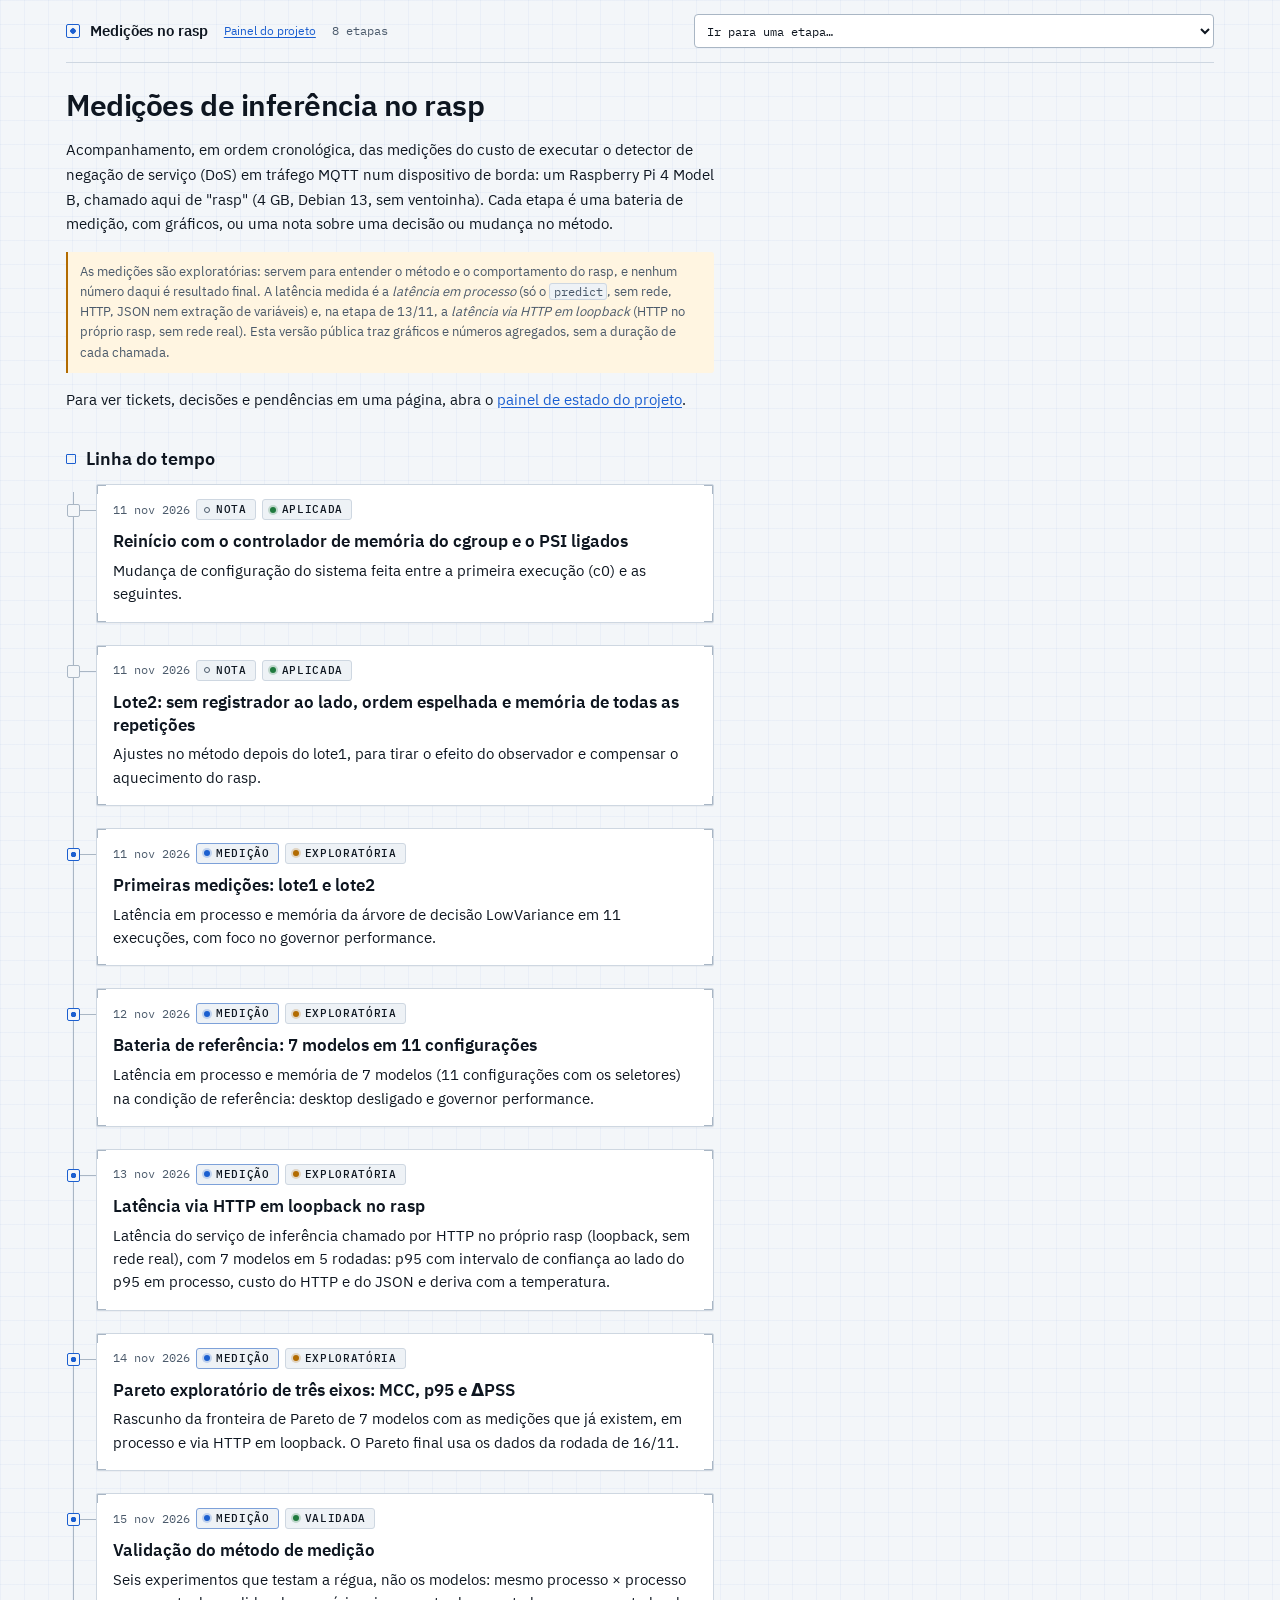
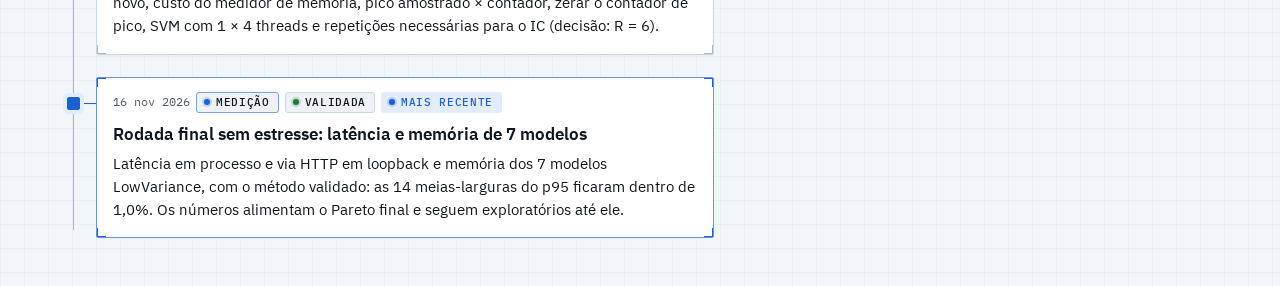
<file: index.html>
<!DOCTYPE html>
<html lang="pt-BR">
<head>
<meta charset="utf-8">
<meta name="viewport" content="width=device-width, initial-scale=1">
<title>Medições no rasp</title>
<link rel="stylesheet" href="assets/estilo.css">
</head>
<body data-raiz="" data-etapa="">
<div class="site">
<nav id="site-nav" aria-label="Navegação do site"></nav>
<main class="texto">
  <h1>Medições de inferência no rasp</h1>
  <p>Acompanhamento, em ordem cronológica, das medições do custo de executar o detector de negação de serviço (DoS) em tráfego MQTT num dispositivo de borda: um Raspberry Pi 4 Model B, chamado aqui de "rasp" (4 GB, Debian 13, sem ventoinha). Cada etapa é uma bateria de medição, com gráficos, ou uma nota sobre uma decisão ou mudança no método.</p>
  <p class="discreto">As medições são exploratórias: servem para entender o método e o comportamento do rasp, e nenhum número daqui é resultado final. A latência medida é a <em>latência em processo</em> (só o <code>predict</code>, sem rede, HTTP, JSON nem extração de variáveis) e, na etapa de 13/11, a <em>latência via HTTP em loopback</em> (HTTP no próprio rasp, sem rede real). Esta versão pública traz gráficos e números agregados, sem a duração de cada chamada.</p>
  <p>Para ver tickets, decisões e pendências em uma página, abra o <a href="painel/">painel de estado do projeto</a>.</p>
  <h2>Linha do tempo</h2>
  <ol class="lt" id="linha-do-tempo"></ol>
</main>
</div>
<script src="assets/etapas.js"></script>
<script src="assets/nav.js"></script>
</body>
</html>
</file>
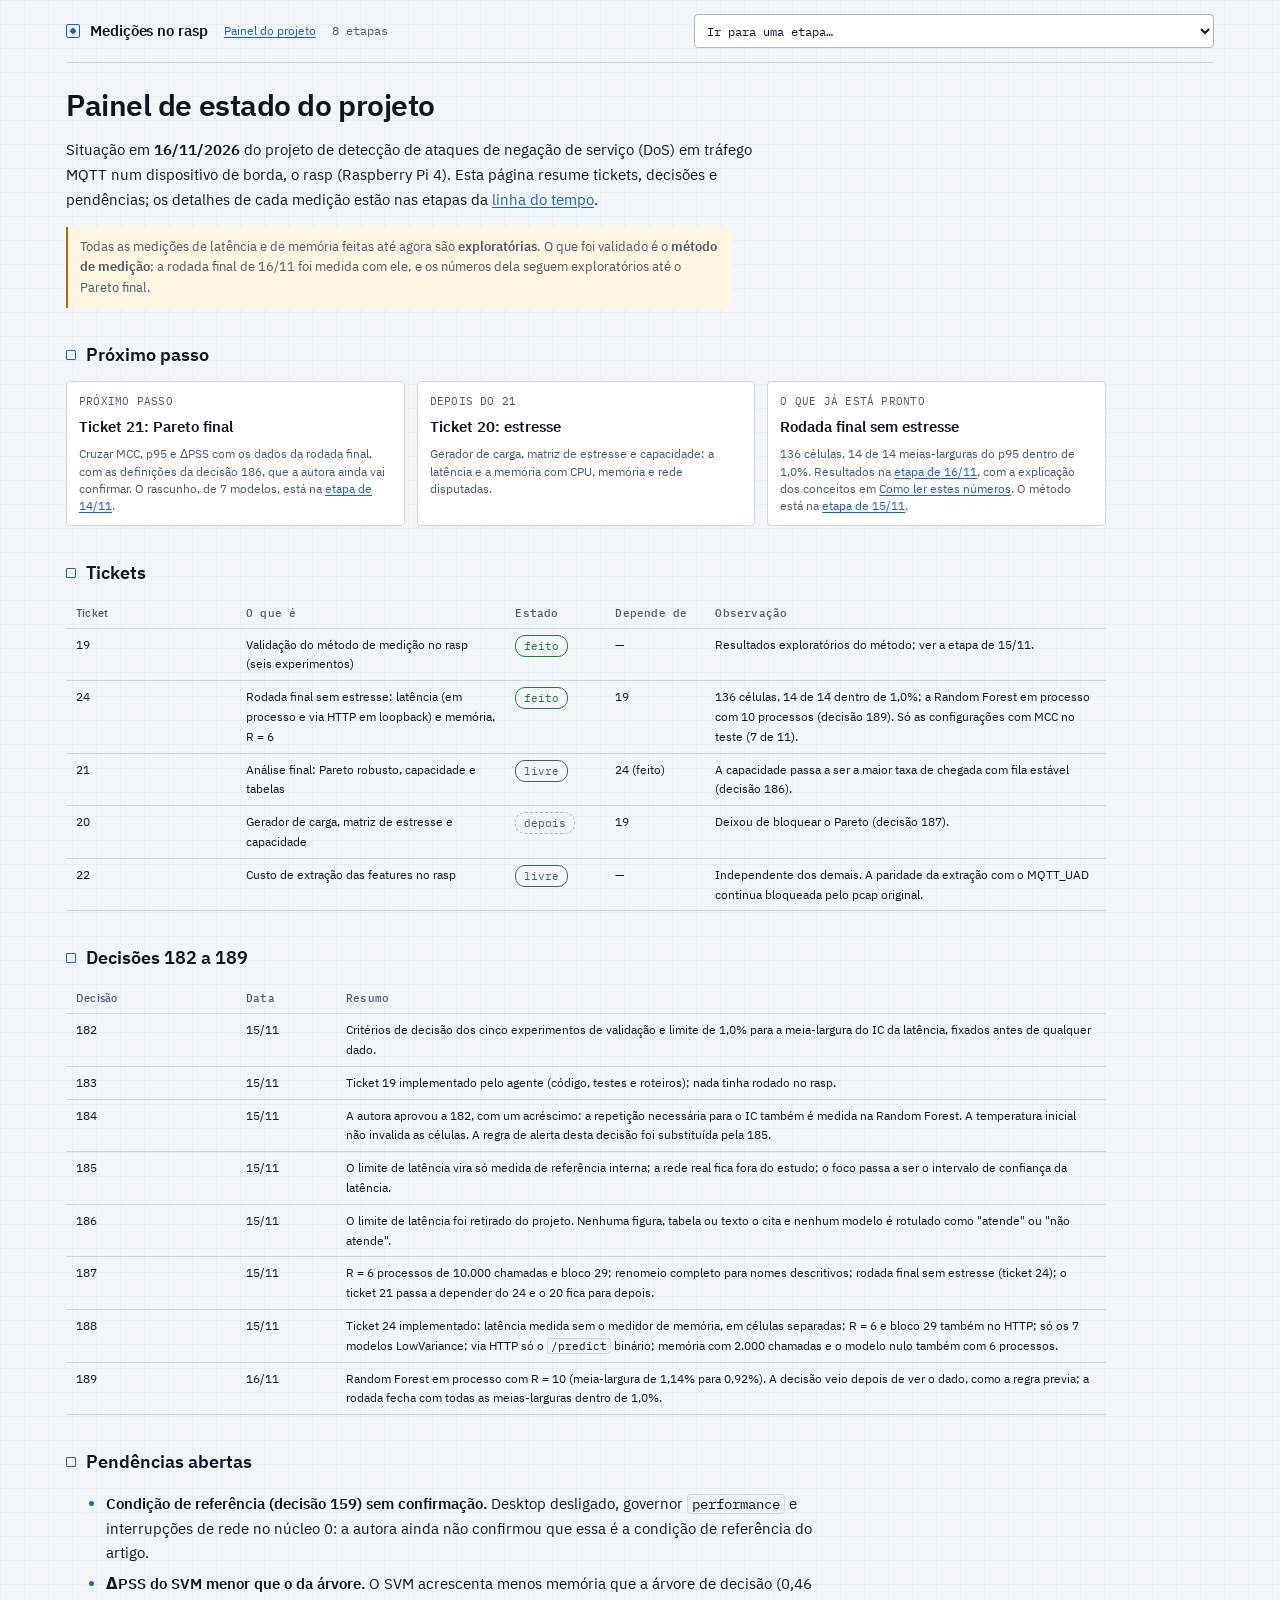
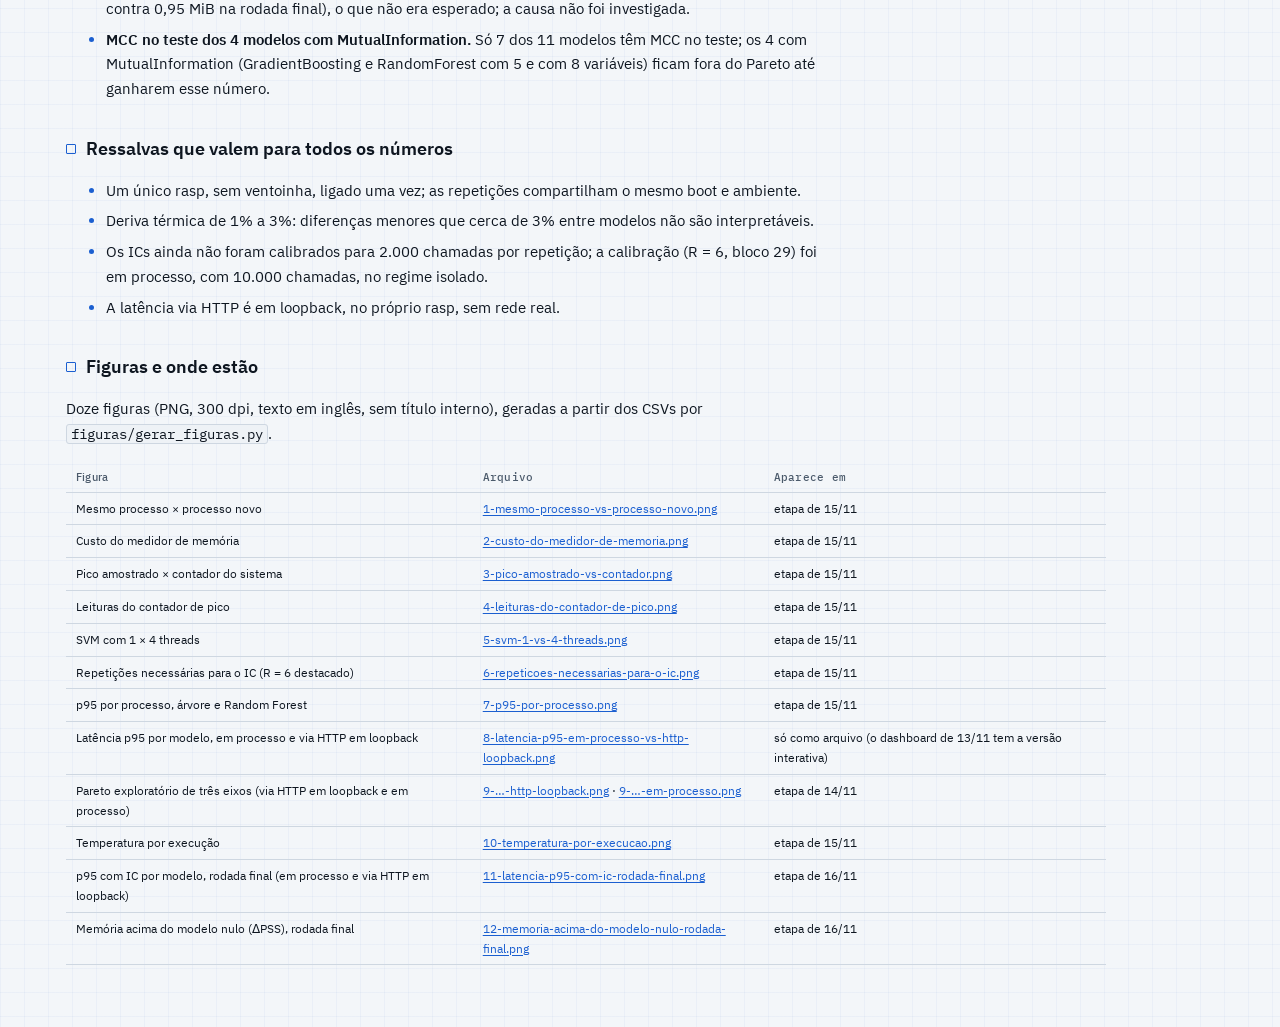
<file: painel/index.html>
<!DOCTYPE html>
<html lang="pt-BR">
<head>
<meta charset="utf-8">
<meta name="viewport" content="width=device-width, initial-scale=1">
<title>Painel do projeto · Medições no rasp</title>
<link rel="stylesheet" href="../assets/estilo.css">
</head>
<body data-raiz="../" data-etapa="">
<div class="site">
<nav id="site-nav" aria-label="Navegação do site"></nav>
<main class="texto largo">
  <h1>Painel de estado do projeto</h1>
  <p>Situação em <b>16/11/2026</b> do projeto de detecção de ataques de negação de serviço (DoS) em tráfego MQTT num dispositivo de borda, o rasp (Raspberry Pi 4). Esta página resume tickets, decisões e pendências; os detalhes de cada medição estão nas etapas da <a href="../">linha do tempo</a>.</p>
  <p class="discreto">Todas as medições de latência e de memória feitas até agora são <b>exploratórias</b>. O que foi validado é o <b>método de medição</b>; a rodada final de 16/11 foi medida com ele, e os números dela seguem exploratórios até o Pareto final.</p>

  <h2>Próximo passo</h2>
  <div class="painel-grade">
    <div class="painel-cartao">
      <span class="rot">PRÓXIMO PASSO</span>
      <b>Ticket 21: Pareto final</b>
      <p>Cruzar MCC, p95 e ΔPSS com os dados da rodada final, com as definições da decisão 186, que a autora ainda vai confirmar. O rascunho, de 7 modelos, está na <a href="../etapas/2026-11-14-pareto-exploratorio/">etapa de 14/11</a>.</p>
    </div>
    <div class="painel-cartao">
      <span class="rot">DEPOIS DO 21</span>
      <b>Ticket 20: estresse</b>
      <p>Gerador de carga, matriz de estresse e capacidade: a latência e a memória com CPU, memória e rede disputadas.</p>
    </div>
    <div class="painel-cartao">
      <span class="rot">O QUE JÁ ESTÁ PRONTO</span>
      <b>Rodada final sem estresse</b>
      <p>136 células, 14 de 14 meias-larguras do p95 dentro de 1,0%. Resultados na <a href="../etapas/2026-11-16-rodada-final-sem-estresse/">etapa de 16/11</a>, com a explicação dos conceitos em <a href="../etapas/2026-11-16-rodada-final-sem-estresse/#como-ler">Como ler estes números</a>. O método está na <a href="../etapas/2026-11-15-validacao-do-metodo-de-medicao/">etapa de 15/11</a>.</p>
    </div>
  </div>

  <h2>Tickets</h2>
  <div class="lp-tabela-rolagem">
  <table class="lp-tabela">
    <thead><tr><th>Ticket</th><th>O que é</th><th>Estado</th><th>Depende de</th><th>Observação</th></tr></thead>
    <tbody>
      <tr><td>19</td><td>Validação do método de medição no rasp (seis experimentos)</td><td><span class="estado estado-feito">feito</span></td><td>—</td><td>Resultados exploratórios do método; ver a etapa de 15/11.</td></tr>
      <tr><td>24</td><td>Rodada final sem estresse: latência (em processo e via HTTP em loopback) e memória, R = 6</td><td><span class="estado estado-feito">feito</span></td><td>19</td><td>136 células, 14 de 14 dentro de 1,0%; a Random Forest em processo com 10 processos (decisão 189). Só as configurações com MCC no teste (7 de 11).</td></tr>
      <tr><td>21</td><td>Análise final: Pareto robusto, capacidade e tabelas</td><td><span class="estado estado-livre">livre</span></td><td>24 (feito)</td><td>A capacidade passa a ser a maior taxa de chegada com fila estável (decisão 186).</td></tr>
      <tr><td>20</td><td>Gerador de carga, matriz de estresse e capacidade</td><td><span class="estado estado-depois">depois</span></td><td>19</td><td>Deixou de bloquear o Pareto (decisão 187).</td></tr>
      <tr><td>22</td><td>Custo de extração das features no rasp</td><td><span class="estado estado-livre">livre</span></td><td>—</td><td>Independente dos demais. A paridade da extração com o MQTT_UAD continua bloqueada pelo pcap original.</td></tr>
    </tbody>
  </table>
  </div>

  <h2>Decisões 182 a 189</h2>
  <div class="lp-tabela-rolagem">
  <table class="lp-tabela">
    <thead><tr><th>Decisão</th><th>Data</th><th>Resumo</th></tr></thead>
    <tbody>
      <tr><td>182</td><td>15/11</td><td>Critérios de decisão dos cinco experimentos de validação e limite de 1,0% para a meia-largura do IC da latência, fixados antes de qualquer dado.</td></tr>
      <tr><td>183</td><td>15/11</td><td>Ticket 19 implementado pelo agente (código, testes e roteiros); nada tinha rodado no rasp.</td></tr>
      <tr><td>184</td><td>15/11</td><td>A autora aprovou a 182, com um acréscimo: a repetição necessária para o IC também é medida na Random Forest. A temperatura inicial não invalida as células. A regra de alerta desta decisão foi substituída pela 185.</td></tr>
      <tr><td>185</td><td>15/11</td><td>O limite de latência vira só medida de referência interna; a rede real fica fora do estudo; o foco passa a ser o intervalo de confiança da latência.</td></tr>
      <tr><td>186</td><td>15/11</td><td>O limite de latência foi retirado do projeto. Nenhuma figura, tabela ou texto o cita e nenhum modelo é rotulado como "atende" ou "não atende".</td></tr>
      <tr><td>187</td><td>15/11</td><td>R = 6 processos de 10.000 chamadas e bloco 29; renomeio completo para nomes descritivos; rodada final sem estresse (ticket 24); o ticket 21 passa a depender do 24 e o 20 fica para depois.</td></tr>
      <tr><td>188</td><td>15/11</td><td>Ticket 24 implementado: latência medida sem o medidor de memória, em células separadas; R = 6 e bloco 29 também no HTTP; só os 7 modelos LowVariance; via HTTP só o <code>/predict</code> binário; memória com 2.000 chamadas e o modelo nulo também com 6 processos.</td></tr>
      <tr><td>189</td><td>16/11</td><td>Random Forest em processo com R = 10 (meia-largura de 1,14% para 0,92%). A decisão veio depois de ver o dado, como a regra previa; a rodada fecha com todas as meias-larguras dentro de 1,0%.</td></tr>
    </tbody>
  </table>
  </div>

  <h2>Pendências abertas</h2>
  <ul>
    <li><b>Condição de referência (decisão 159) sem confirmação.</b> Desktop desligado, governor <code>performance</code> e interrupções de rede no núcleo 0: a autora ainda não confirmou que essa é a condição de referência do artigo.</li>
    <li><b>ΔPSS do SVM menor que o da árvore.</b> O SVM acrescenta menos memória que a árvore de decisão (0,46 contra 0,95 MiB na rodada final), o que não era esperado; a causa não foi investigada.</li>
    <li><b>MCC no teste dos 4 modelos com MutualInformation.</b> Só 7 dos 11 modelos têm MCC no teste; os 4 com MutualInformation (GradientBoosting e RandomForest com 5 e com 8 variáveis) ficam fora do Pareto até ganharem esse número.</li>
  </ul>

  <h2>Ressalvas que valem para todos os números</h2>
  <ul>
    <li>Um único rasp, sem ventoinha, ligado uma vez; as repetições compartilham o mesmo boot e ambiente.</li>
    <li>Deriva térmica de 1% a 3%: diferenças menores que cerca de 3% entre modelos não são interpretáveis.</li>
    <li>Os ICs ainda não foram calibrados para 2.000 chamadas por repetição; a calibração (R = 6, bloco 29) foi em processo, com 10.000 chamadas, no regime isolado.</li>
    <li>A latência via HTTP é em loopback, no próprio rasp, sem rede real.</li>
  </ul>

  <h2>Figuras e onde estão</h2>
  <p>Doze figuras (PNG, 300 dpi, texto em inglês, sem título interno), geradas a partir dos CSVs por <code>figuras/gerar_figuras.py</code>.</p>
  <div class="lp-tabela-rolagem">
  <table class="lp-tabela">
    <thead><tr><th>Figura</th><th>Arquivo</th><th>Aparece em</th></tr></thead>
    <tbody>
      <tr><td>Mesmo processo × processo novo</td><td><a href="../figuras/1-mesmo-processo-vs-processo-novo.png">1-mesmo-processo-vs-processo-novo.png</a></td><td>etapa de 15/11</td></tr>
      <tr><td>Custo do medidor de memória</td><td><a href="../figuras/2-custo-do-medidor-de-memoria.png">2-custo-do-medidor-de-memoria.png</a></td><td>etapa de 15/11</td></tr>
      <tr><td>Pico amostrado × contador do sistema</td><td><a href="../figuras/3-pico-amostrado-vs-contador.png">3-pico-amostrado-vs-contador.png</a></td><td>etapa de 15/11</td></tr>
      <tr><td>Leituras do contador de pico</td><td><a href="../figuras/4-leituras-do-contador-de-pico.png">4-leituras-do-contador-de-pico.png</a></td><td>etapa de 15/11</td></tr>
      <tr><td>SVM com 1 × 4 threads</td><td><a href="../figuras/5-svm-1-vs-4-threads.png">5-svm-1-vs-4-threads.png</a></td><td>etapa de 15/11</td></tr>
      <tr><td>Repetições necessárias para o IC (R = 6 destacado)</td><td><a href="../figuras/6-repeticoes-necessarias-para-o-ic.png">6-repeticoes-necessarias-para-o-ic.png</a></td><td>etapa de 15/11</td></tr>
      <tr><td>p95 por processo, árvore e Random Forest</td><td><a href="../figuras/7-p95-por-processo.png">7-p95-por-processo.png</a></td><td>etapa de 15/11</td></tr>
      <tr><td>Latência p95 por modelo, em processo e via HTTP em loopback</td><td><a href="../figuras/8-latencia-p95-em-processo-vs-http-loopback.png">8-latencia-p95-em-processo-vs-http-loopback.png</a></td><td>só como arquivo (o dashboard de 13/11 tem a versão interativa)</td></tr>
      <tr><td>Pareto exploratório de três eixos (via HTTP em loopback e em processo)</td><td><a href="../figuras/9-pareto-exploratorio-mcc-p95-dpss-http-loopback.png">9-…-http-loopback.png</a> · <a href="../figuras/9-pareto-exploratorio-mcc-p95-dpss-em-processo.png">9-…-em-processo.png</a></td><td>etapa de 14/11</td></tr>
      <tr><td>Temperatura por execução</td><td><a href="../figuras/10-temperatura-por-execucao.png">10-temperatura-por-execucao.png</a></td><td>etapa de 15/11</td></tr>
      <tr><td>p95 com IC por modelo, rodada final (em processo e via HTTP em loopback)</td><td><a href="../figuras/11-latencia-p95-com-ic-rodada-final.png">11-latencia-p95-com-ic-rodada-final.png</a></td><td>etapa de 16/11</td></tr>
      <tr><td>Memória acima do modelo nulo (ΔPSS), rodada final</td><td><a href="../figuras/12-memoria-acima-do-modelo-nulo-rodada-final.png">12-memoria-acima-do-modelo-nulo-rodada-final.png</a></td><td>etapa de 16/11</td></tr>
    </tbody>
  </table>
  </div>
</main>
</div>
<script src="../assets/etapas.js"></script>
<script src="../assets/nav.js"></script>
</body>
</html>
</file>
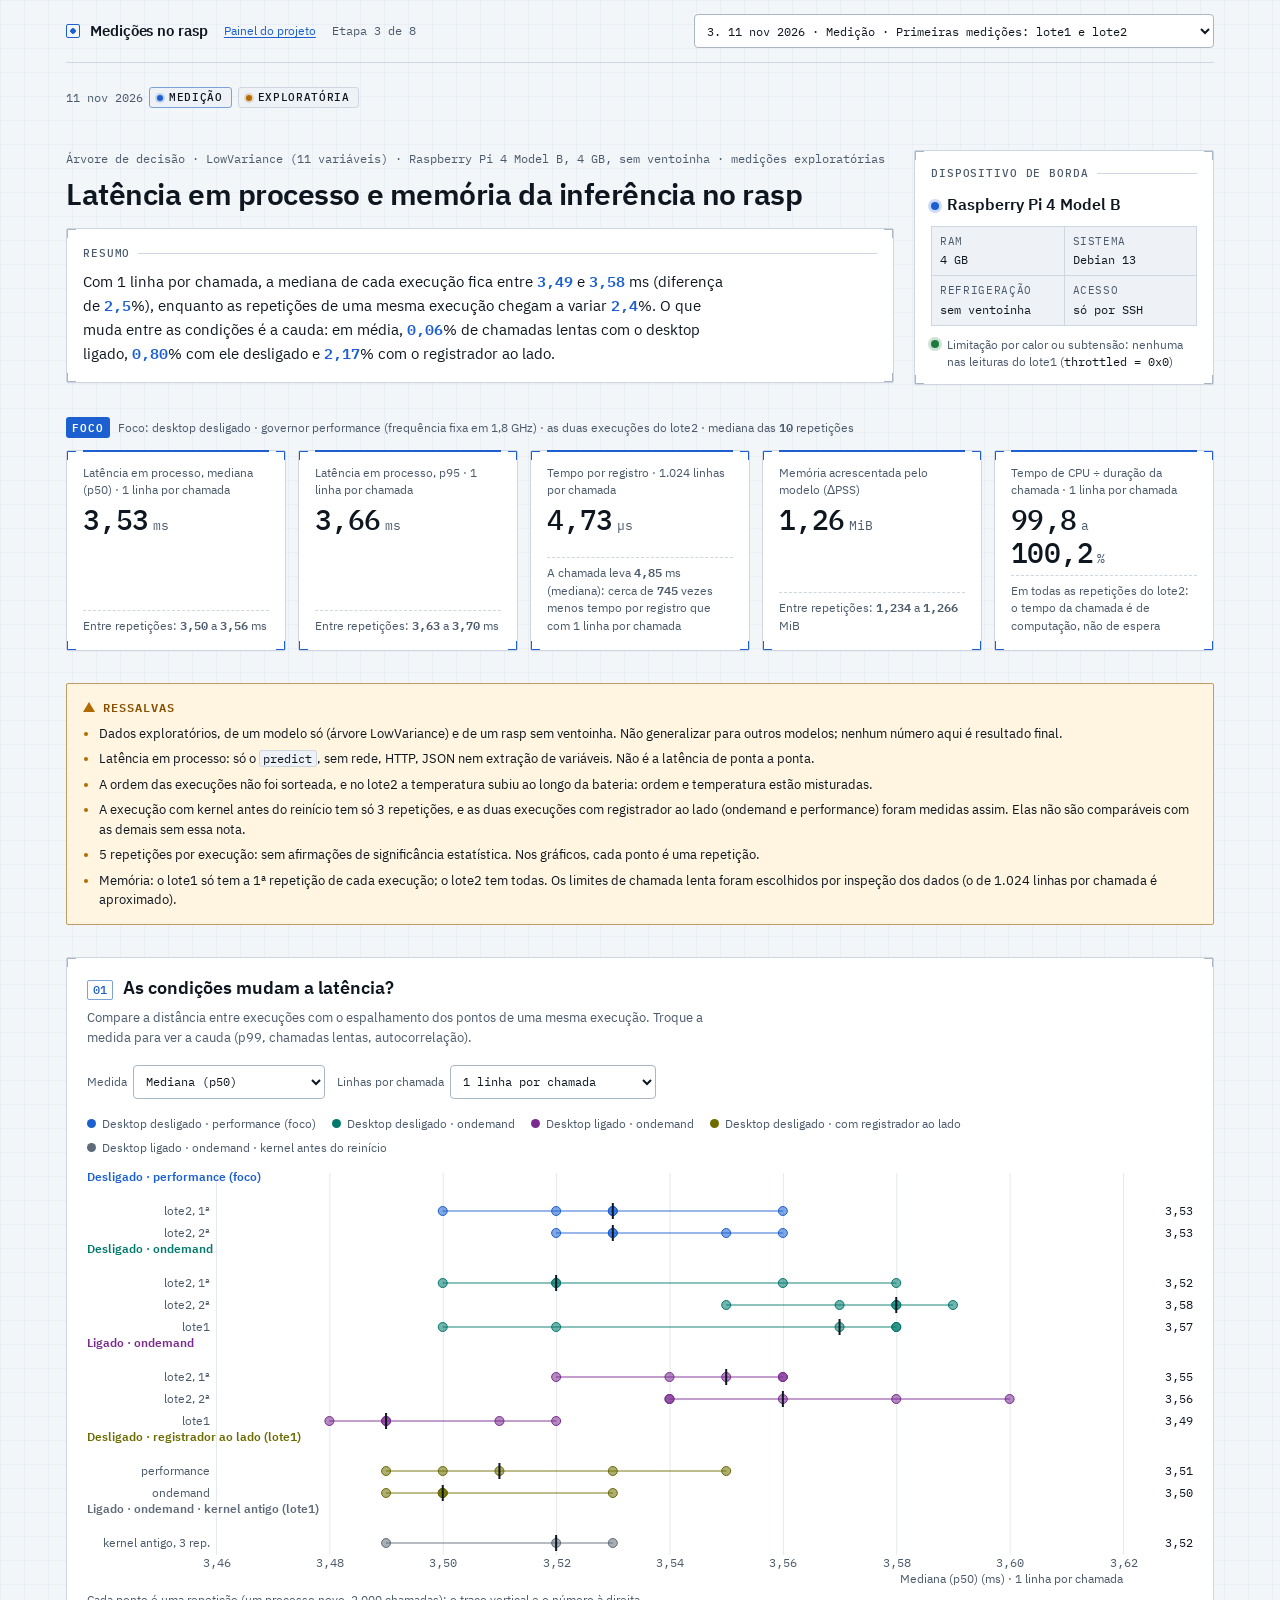
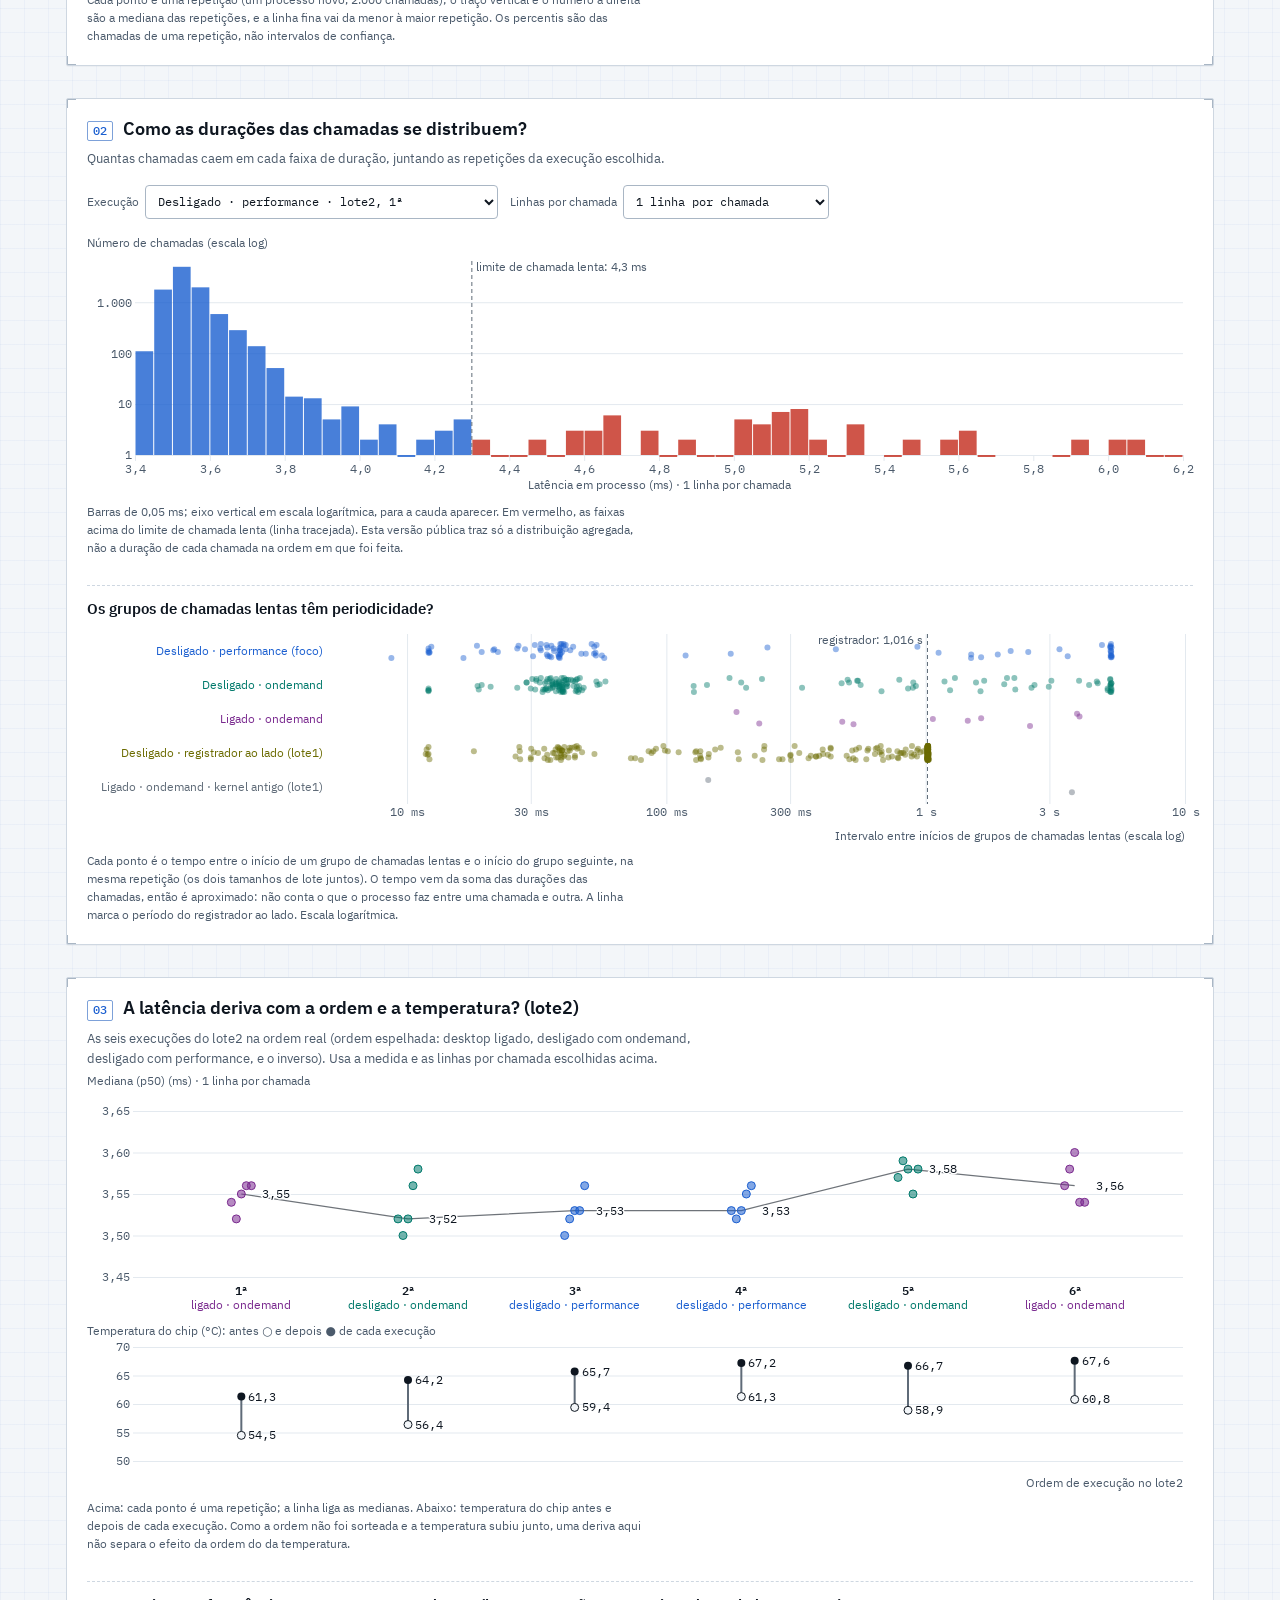
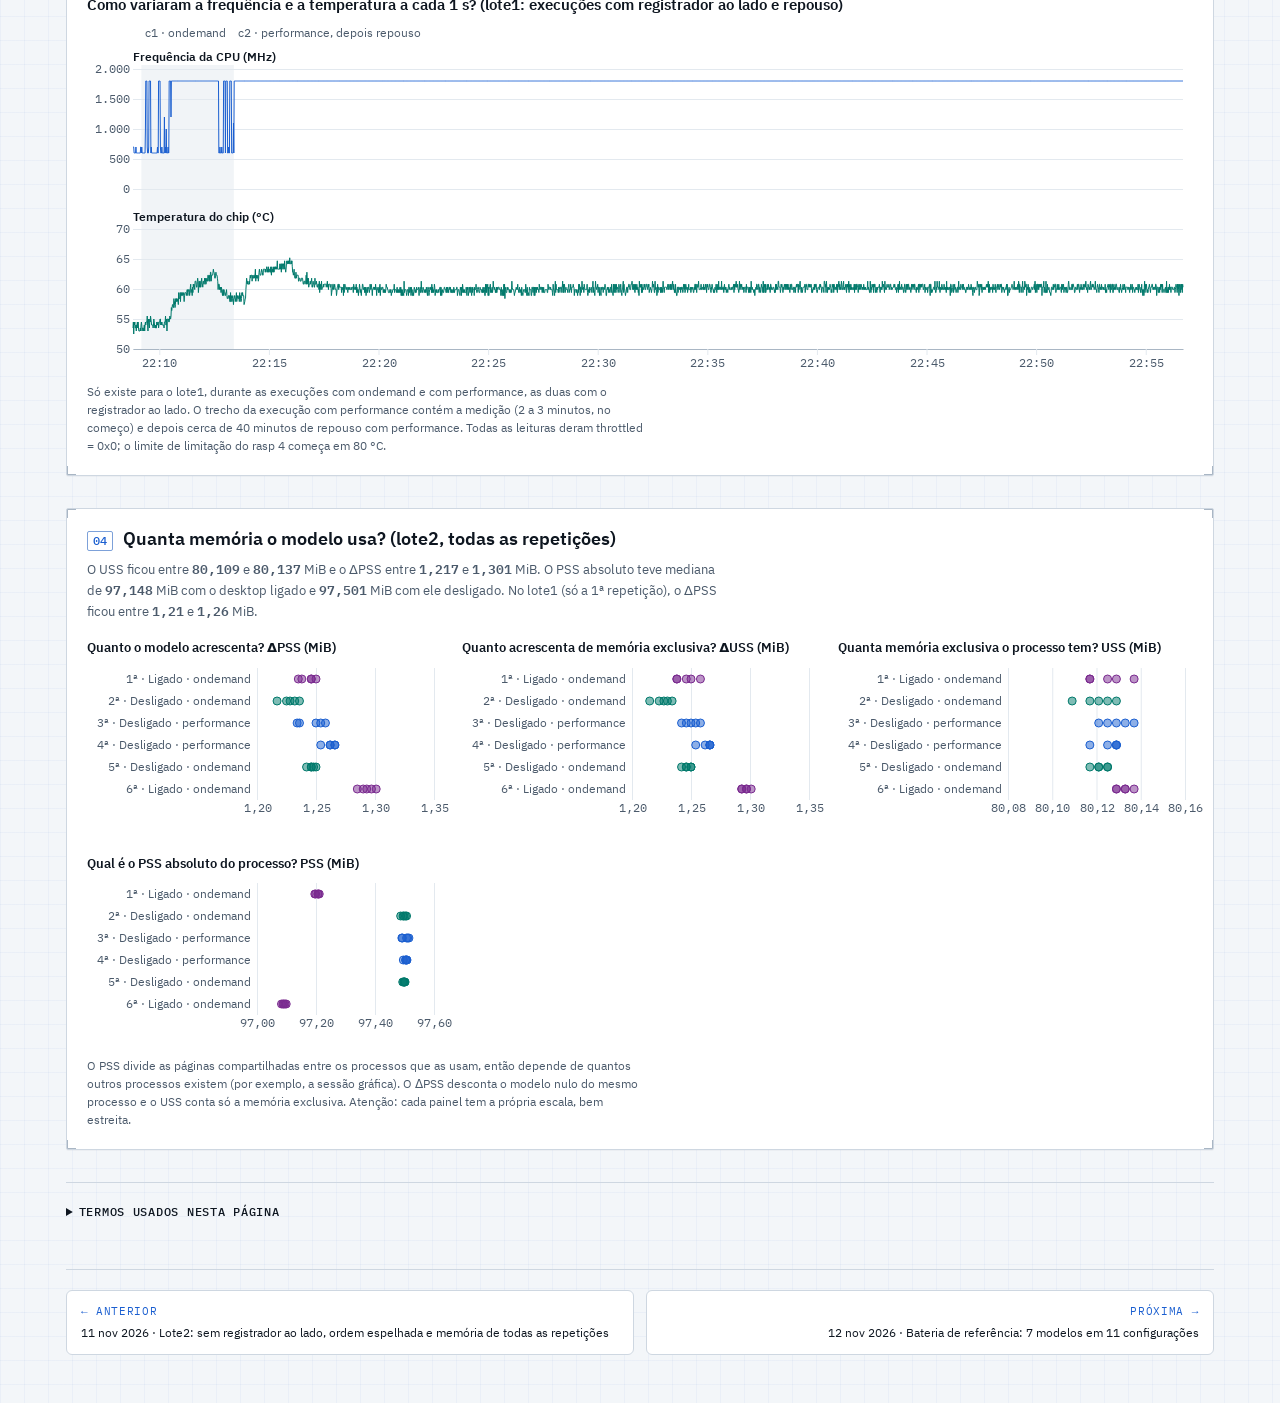
<file: etapas/2026-11-11-lote1-lote2/index.html>
<!DOCTYPE html>
<html lang="pt-BR">
<head>
<meta charset="utf-8">
<meta name="viewport" content="width=device-width, initial-scale=1">
<title>Lote1 e lote2 · Medições no rasp</title>
<link rel="stylesheet" href="../../assets/estilo.css">
<script src="../../assets/d3.min.js"></script>
<script src="../../assets/dash-shim.js"></script>
</head>
<body data-raiz="../../" data-etapa="2026-11-11-lote1-lote2">
<div class="site">
<nav id="site-nav" aria-label="Navegação do site"></nav>
<main>

<div class="lp">
  <p id="etapa-meta"></p>
  <header id="topo" class="lp-topo">
   <div class="lp-topo-texto">
    <p class="lp-kicker">Árvore de decisão · LowVariance (11 variáveis) · Raspberry Pi 4 Model B, 4 GB, sem ventoinha · medições exploratórias</p>
    <h1 class="lp-titulo">Latência em processo e memória da inferência no rasp</h1>
    <div class="lp-resumo-painel">
    <p class="lp-rot">Resumo</p>
    <p class="lp-lede" id="resumo">Com 1 linha por chamada, a mediana de cada execução fica entre <b class="lp-num" data-draw="num" data-source="frase" data-field="p50_min_ms" data-row="0">—</b> e <b class="lp-num" data-draw="num" data-source="frase" data-field="p50_max_ms" data-row="0">—</b> ms (diferença de <b class="lp-num" data-draw="num" data-source="frase" data-field="dif_entre_execucoes_pct" data-row="0" data-dec="1">—</b>%), enquanto as repetições de uma mesma execução chegam a variar <b class="lp-num" data-draw="num" data-source="frase" data-field="maior_variacao_entre_repeticoes_pct" data-row="0" data-dec="1">—</b>%. O que muda entre as condições é a cauda: em média, <b class="lp-num" data-draw="num" data-source="frase" data-field="lentas_ligado_pct" data-row="0">—</b>% de chamadas lentas com o desktop ligado, <b class="lp-num" data-draw="num" data-source="frase" data-field="lentas_desligado_pct" data-row="0">—</b>% com ele desligado e <b class="lp-num" data-draw="num" data-source="frase" data-field="lentas_registrador_pct" data-row="0">—</b>% com o registrador ao lado.</p>
    </div>
   </div>
   <section class="lp-dispositivo" id="dispositivo" aria-labelledby="dispositivo-rot">
    <p class="lp-rot" id="dispositivo-rot">Dispositivo de borda</p>
    <p class="lp-disp-nome"><span class="lp-led lp-led-acc" aria-hidden="true"></span>Raspberry Pi 4 Model B</p>
    <dl class="lp-disp-specs">
     <div><dt>RAM</dt><dd>4 GB</dd></div>
     <div><dt>Sistema</dt><dd>Debian 13</dd></div>
     <div><dt>Refrigeração</dt><dd>sem ventoinha</dd></div>
     <div><dt>Acesso</dt><dd>só por SSH</dd></div>
    </dl>
    <p class="lp-disp-estado"><span class="lp-led" aria-hidden="true"></span><span>Limitação por calor ou subtensão: nenhuma nas leituras do lote1 (<span class="lp-mono">throttled = 0x0</span>)</span></p>
   </section>
  </header>

  <section id="foco" class="lp-sec">
    <p class="lp-foco-rot">Foco: desktop desligado · governor performance (frequência fixa em 1,8 GHz) · as duas execuções do lote2 · mediana das <span class="lp-num" data-draw="num" data-source="foco" data-field="repeticoes" data-row="0" data-dec="0">—</span> repetições</p>
    <div class="lp-tiles">
      <div class="lp-card" id="tile-p50">
        <span class="lp-card-rot">Latência em processo, mediana (p50) · 1 linha por chamada</span>
        <span class="lp-card-val"><span data-draw="num" data-source="foco" data-field="p50_ms" data-row="0">—</span><span class="lp-card-un">ms</span></span>
        <span class="lp-card-sub">Entre repetições: <span class="lp-num" data-draw="num" data-source="foco" data-field="p50_min_ms" data-row="0">—</span> a <span class="lp-num" data-draw="num" data-source="foco" data-field="p50_max_ms" data-row="0">—</span> ms</span>
      </div>
      <div class="lp-card" id="tile-p95">
        <span class="lp-card-rot">Latência em processo, p95 · 1 linha por chamada</span>
        <span class="lp-card-val"><span data-draw="num" data-source="foco" data-field="p95_ms" data-row="0">—</span><span class="lp-card-un">ms</span></span>
        <span class="lp-card-sub">Entre repetições: <span class="lp-num" data-draw="num" data-source="foco" data-field="p95_min_ms" data-row="0">—</span> a <span class="lp-num" data-draw="num" data-source="foco" data-field="p95_max_ms" data-row="0">—</span> ms</span>
      </div>
      <div class="lp-card" id="tile-registro">
        <span class="lp-card-rot">Tempo por registro · 1.024 linhas por chamada</span>
        <span class="lp-card-val"><span data-draw="num" data-source="foco" data-field="por_registro_b1024_us" data-row="0">—</span><span class="lp-card-un">µs</span></span>
        <span class="lp-card-sub">A chamada leva <span class="lp-num" data-draw="num" data-source="foco" data-field="p50_b1024_ms" data-row="0">—</span> ms (mediana): cerca de <span class="lp-num" data-draw="num" data-source="foco" data-field="razao_por_registro" data-row="0" data-dec="0">—</span> vezes menos tempo por registro que com 1 linha por chamada</span>
      </div>
      <div class="lp-card" id="tile-memoria">
        <span class="lp-card-rot">Memória acrescentada pelo modelo (ΔPSS)</span>
        <span class="lp-card-val"><span data-draw="num" data-source="foco" data-field="dpss_mib" data-row="0" data-dec="2">—</span><span class="lp-card-un">MiB</span></span>
        <span class="lp-card-sub">Entre repetições: <span class="lp-num" data-draw="num" data-source="foco" data-field="dpss_min_mib" data-row="0" data-dec="3">—</span> a <span class="lp-num" data-draw="num" data-source="foco" data-field="dpss_max_mib" data-row="0" data-dec="3">—</span> MiB</span>
      </div>
      <div class="lp-card" id="tile-cpu">
        <span class="lp-card-rot">Tempo de CPU ÷ duração da chamada · 1 linha por chamada</span>
        <span class="lp-card-val"><span data-draw="num" data-source="foco" data-field="cpu_pct_min" data-row="0" data-dec="1">—</span><span class="lp-card-un">a</span> <span data-draw="num" data-source="foco" data-field="cpu_pct_max" data-row="0" data-dec="1">—</span><span class="lp-card-un">%</span></span>
        <span class="lp-card-sub">Em todas as repetições do lote2: o tempo da chamada é de computação, não de espera</span>
      </div>
    </div>
  </section>

  <aside class="lp-ressalvas" id="ressalvas">
    <h2>Ressalvas</h2>
    <ul>
      <li>Dados exploratórios, de um modelo só (árvore LowVariance) e de um rasp sem ventoinha. Não generalizar para outros modelos; nenhum número aqui é resultado final.</li>
      <li>Latência em processo: só o <code>predict</code>, sem rede, HTTP, JSON nem extração de variáveis. Não é a latência de ponta a ponta.</li>
      <li>A ordem das execuções não foi sorteada, e no lote2 a temperatura subiu ao longo da bateria: ordem e temperatura estão misturadas.</li>
      <li>A execução com kernel antes do reinício tem só 3 repetições, e as duas execuções com registrador ao lado (ondemand e performance) foram medidas assim. Elas não são comparáveis com as demais sem essa nota.</li>
      <li>5 repetições por execução: sem afirmações de significância estatística. Nos gráficos, cada ponto é uma repetição.</li>
      <li>Memória: o lote1 só tem a 1ª repetição de cada execução; o lote2 tem todas. Os limites de chamada lenta foram escolhidos por inspeção dos dados (o de 1.024 linhas por chamada é aproximado).</li>
    </ul>
  </aside>

  <section id="condicoes" class="lp-sec">
    <h2>As condições mudam a latência?</h2>
    <p class="lp-pergunta">Compare a distância entre execuções com o espalhamento dos pontos de uma mesma execução. Troque a medida para ver a cauda (p99, chamadas lentas, autocorrelação).</p>
    <div class="lp-ctrl">
      <label>Medida <select class="dash-select" id="sel-metrica" aria-label="Medida">
        <option value="p50_ms">Mediana (p50)</option>
        <option value="p95_ms">p95</option>
        <option value="p99_ms">p99</option>
        <option value="media_ms">Média</option>
        <option value="max_ms">Máximo</option>
        <option value="pct_chamadas_lentas">Chamadas lentas (%)</option>
        <option value="autocorrelacao_lag1">Autocorrelação (lag 1)</option>
      </select></label>
      <label>Linhas por chamada <select class="dash-select" id="sel-b" aria-label="Linhas por chamada">
        <option value="1">1 linha por chamada</option>
        <option value="1024">1.024 linhas por chamada</option>
      </select></label>
    </div>
    <ul class="lp-legenda" aria-label="Legenda das condições">
      <li><span class="lp-sw" data-g="0"></span>Desktop desligado · performance (foco)</li>
      <li><span class="lp-sw" data-g="1"></span>Desktop desligado · ondemand</li>
      <li><span class="lp-sw" data-g="2"></span>Desktop ligado · ondemand</li>
      <li><span class="lp-sw" data-g="3"></span>Desktop desligado · com registrador ao lado</li>
      <li><span class="lp-sw" data-g="4"></span>Desktop ligado · ondemand · kernel antes do reinício</li>
    </ul>
    <div class="lp-chart" id="grafico-condicoes" data-draw="cmp" data-source="repeticoes_ms mediana_por_execucao"></div>
    <p class="lp-nota">Cada ponto é uma repetição (um processo novo, 2.000 chamadas); o traço vertical e o número à direita são a mediana das repetições, e a linha fina vai da menor à maior repetição. Os percentis são das chamadas de uma repetição, não intervalos de confiança.</p>
  </section>

  <section id="chamadas" class="lp-sec">
    <h2>Como as durações das chamadas se distribuem?</h2>
    <p class="lp-pergunta">Quantas chamadas caem em cada faixa de duração, juntando as repetições da execução escolhida.</p>
    <div class="lp-ctrl">
      <label>Execução <select class="dash-select" id="sel-exec" aria-label="Execução">
        <option value="off_performance_a">Desligado · performance · lote2, 1ª</option>
        <option value="off_performance_b">Desligado · performance · lote2, 2ª</option>
        <option value="off_ondemand_a">Desligado · ondemand · lote2, 1ª</option>
        <option value="off_ondemand_b">Desligado · ondemand · lote2, 2ª</option>
        <option value="c4">Desligado · ondemand · lote1</option>
        <option value="on_ondemand_a">Ligado · ondemand · lote2, 1ª</option>
        <option value="on_ondemand_b">Ligado · ondemand · lote2, 2ª</option>
        <option value="c3">Ligado · ondemand · lote1</option>
        <option value="c2">Desligado · performance · registrador ao lado</option>
        <option value="c1">Desligado · ondemand · registrador ao lado</option>
        <option value="c0">Ligado · ondemand · kernel antes do reinício</option>
      </select></label>
      <label>Linhas por chamada <select class="dash-select" id="sel-bs" aria-label="Linhas por chamada da distribuição">
        <option value="1">1 linha por chamada</option>
        <option value="1024">1.024 linhas por chamada</option>
      </select></label>
    </div>
    <div class="lp-chart" id="grafico-distribuicao" data-draw="hist"></div>
    <p class="lp-nota">Barras de 0,05 ms; eixo vertical em escala logarítmica, para a cauda aparecer. Em vermelho, as faixas acima do limite de chamada lenta (linha tracejada). Esta versão pública traz só a distribuição agregada, não a duração de cada chamada na ordem em que foi feita.</p>

    <h3 id="periodicidade">Os grupos de chamadas lentas têm periodicidade?</h3>
    <div class="lp-chart lp-baixo" id="grafico-intervalos" data-draw="intervalos" data-source="intervalos"></div>
    <p class="lp-nota">Cada ponto é o tempo entre o início de um grupo de chamadas lentas e o início do grupo seguinte, na mesma repetição (os dois tamanhos de lote juntos). O tempo vem da soma das durações das chamadas, então é aproximado: não conta o que o processo faz entre uma chamada e outra. A linha marca o período do registrador ao lado. Escala logarítmica.</p>
  </section>

  <section id="ordem" class="lp-sec">
    <h2>A latência deriva com a ordem e a temperatura? (lote2)</h2>
    <p class="lp-pergunta">As seis execuções do lote2 na ordem real (ordem espelhada: desktop ligado, desligado com ondemand, desligado com performance, e o inverso). Usa a medida e as linhas por chamada escolhidas acima.</p>
    <div class="lp-chart" id="grafico-ordem" data-draw="ordem" data-source="repeticoes_ms mediana_por_execucao execucoes"></div>
    <p class="lp-nota">Acima: cada ponto é uma repetição; a linha liga as medianas. Abaixo: temperatura do chip antes e depois de cada execução. Como a ordem não foi sorteada e a temperatura subiu junto, uma deriva aqui não separa o efeito da ordem do da temperatura.</p>

    <h3 id="ambiente">Como variaram a frequência e a temperatura a cada 1 s? (lote1: execuções com registrador ao lado e repouso)</h3>
    <div class="lp-chart" id="grafico-ambiente" data-draw="ambiente" data-source="ambiente"></div>
    <p class="lp-nota">Só existe para o lote1, durante as execuções com ondemand e com performance, as duas com o registrador ao lado. O trecho da execução com performance contém a medição (2 a 3 minutos, no começo) e depois cerca de 40 minutos de repouso com performance. Todas as leituras deram throttled = 0x0; o limite de limitação do rasp 4 começa em 80 °C.</p>
  </section>

  <section id="memoria" class="lp-sec">
    <h2>Quanta memória o modelo usa? (lote2, todas as repetições)</h2>
    <p class="lp-pergunta">O USS ficou entre <b class="lp-num" data-draw="num" data-source="memoria_resumo" data-field="uss_min" data-row="0" data-dec="3">—</b> e <b class="lp-num" data-draw="num" data-source="memoria_resumo" data-field="uss_max" data-row="0" data-dec="3">—</b> MiB e o ΔPSS entre <b class="lp-num" data-draw="num" data-source="memoria_resumo" data-field="dpss_min" data-row="0" data-dec="3">—</b> e <b class="lp-num" data-draw="num" data-source="memoria_resumo" data-field="dpss_max" data-row="0" data-dec="3">—</b> MiB. O PSS absoluto teve mediana de <b class="lp-num" data-draw="num" data-source="memoria_resumo" data-field="pss_ligado" data-row="0" data-dec="3">—</b> MiB com o desktop ligado e <b class="lp-num" data-draw="num" data-source="memoria_resumo" data-field="pss_desligado" data-row="0" data-dec="3">—</b> MiB com ele desligado. No lote1 (só a 1ª repetição), o ΔPSS ficou entre <b class="lp-num" data-draw="num" data-source="memoria_resumo" data-field="dpss_lote1_min" data-row="0" data-dec="2">—</b> e <b class="lp-num" data-draw="num" data-source="memoria_resumo" data-field="dpss_lote1_max" data-row="0" data-dec="2">—</b> MiB.</p>
    <div class="lp-mem">
      <div id="mem-dpss"><h3>Quanto o modelo acrescenta? ΔPSS (MiB)</h3><div class="lp-chart" data-draw="mem" data-campo="delta_pss_MiB" data-source="memoria"></div></div>
      <div id="mem-duss"><h3>Quanto acrescenta de memória exclusiva? ΔUSS (MiB)</h3><div class="lp-chart" data-draw="mem" data-campo="delta_uss_MiB" data-source="memoria"></div></div>
      <div id="mem-uss"><h3>Quanta memória exclusiva o processo tem? USS (MiB)</h3><div class="lp-chart" data-draw="mem" data-campo="uss_MiB" data-source="memoria"></div></div>
      <div id="mem-pss"><h3>Qual é o PSS absoluto do processo? PSS (MiB)</h3><div class="lp-chart" data-draw="mem" data-campo="pss_MiB" data-source="memoria"></div></div>
    </div>
    <p class="lp-nota">O PSS divide as páginas compartilhadas entre os processos que as usam, então depende de quantos outros processos existem (por exemplo, a sessão gráfica). O ΔPSS desconta o modelo nulo do mesmo processo e o USS conta só a memória exclusiva. Atenção: cada painel tem a própria escala, bem estreita.</p>
  </section>

  <details class="lp-glossario" id="glossario">
    <summary>Termos usados nesta página</summary>
    <dl>
      <dt>Execução</dt><dd>Um comando do profiler: uma condição, com 5 repetições (3 na execução com kernel antes do reinício).</dd>
      <dt>Repetição</dt><dd>Um processo novo, com as threads fixadas em 1: 200 chamadas de aquecimento descartadas e 2.000 cronometradas por tamanho de lote.</dd>
      <dt>Chamada</dt><dd>Uma chamada ao <code>predict</code>; a duração é o tempo de relógio dela.</dd>
      <dt>Linhas por chamada (tamanho do lote)</dt><dd>Registros por chamada. 1 linha por chamada é um detector que decide um pacote por vez; 1.024 linhas por chamada é processamento em lote.</dd>
      <dt>Latência em processo</dt><dd>Tempo do <code>predict</code> dentro do processo. Não é a latência do detector nem do sistema.</dd>
      <dt>p50, p95, p99</dt><dd>Percentis das durações das chamadas de uma repetição: “95% das chamadas levaram até X”.</dd>
      <dt>Chamada lenta / cauda</dt><dd>Chamada acima do limite de chamada lenta; a cauda é o conjunto delas.</dd>
      <dt>Autocorrelação (lag 1)</dt><dd>Correlação entre a duração de uma chamada e a da seguinte. Alta = chamadas lentas em grupos.</dd>
      <dt>PSS / USS / maxrss</dt><dd>PSS: memória com páginas compartilhadas divididas entre processos. USS: memória exclusiva. maxrss: pico de memória residente.</dd>
      <dt>Modelo nulo, ΔPSS, ΔUSS</dt><dd>O mesmo processo com um estimador que devolve sempre a mesma classe; Δ = configuração menos modelo nulo, a memória que o modelo acrescenta.</dd>
      <dt>Desktop ligado/desligado</dt><dd>Serviço <code>lightdm</code> rodando ou parado. O rasp nunca teve monitor, teclado nem mouse; acesso sempre por SSH.</dd>
      <dt>Governor</dt><dd><code>ondemand</code> varia a frequência com a carga; <code>performance</code> fixa a máxima (1,8 GHz).</dd>
      <dt>Registrador ao lado</dt><dd>Laço que lia temperatura e frequência a cada 1 s durante as duas execuções com registrador ao lado: um efeito do observador.</dd>
      <dt>Kernel antes/depois do reinício</dt><dd>“Depois” = controlador de memória do cgroup e PSI ligados (mudança feita depois da primeira execução).</dd>
      <dt>throttled</dt><dd>Limitação por subtensão ou calor; 0x0 = nenhuma.</dd>
    </dl>
  </details>
</div>

<script>
(function () {
  const L = d3.formatLocale({ decimal: ',', thousands: '.', grouping: [3], currency: ['R$ ', ''] });
  const LP = window.LP = {};
  LP.lin = (b) => (String(b) === '1024' ? '1.024 linhas por chamada' : '1 linha por chamada');
  LP.f = (v, d) => (v == null || isNaN(+v)) ? '—' : L.format(',.' + (d == null ? 2 : d) + 'f')(+v);
  LP.st = { metrica: 'p50_ms', B: '1', exec: 'off_performance_a', Bs: '1', rep: '0' };
  // Período do laço do registrador ao lado (referência dada pelo autor).
  LP.PERIODO_REGISTRADOR_MS = 1016;
  LP.EXEC = {
    off_performance_a: { g: 0, rot: 'lote2, 1ª', nome: 'Desktop desligado · performance · lote2, 1ª' },
    off_performance_b: { g: 0, rot: 'lote2, 2ª', nome: 'Desktop desligado · performance · lote2, 2ª' },
    off_ondemand_a: { g: 1, rot: 'lote2, 1ª', nome: 'Desktop desligado · ondemand · lote2, 1ª' },
    off_ondemand_b: { g: 1, rot: 'lote2, 2ª', nome: 'Desktop desligado · ondemand · lote2, 2ª' },
    c4: { g: 1, rot: 'lote1', nome: 'Desktop desligado · ondemand · lote1' },
    on_ondemand_a: { g: 2, rot: 'lote2, 1ª', nome: 'Desktop ligado · ondemand · lote2, 1ª' },
    on_ondemand_b: { g: 2, rot: 'lote2, 2ª', nome: 'Desktop ligado · ondemand · lote2, 2ª' },
    c3: { g: 2, rot: 'lote1', nome: 'Desktop ligado · ondemand · lote1' },
    c2: { g: 3, rot: 'performance', nome: 'Desktop desligado · performance · registrador ao lado' },
    c1: { g: 3, rot: 'ondemand', nome: 'Desktop desligado · ondemand · registrador ao lado' },
    c0: { g: 4, rot: 'kernel antigo, 3 rep.', nome: 'Desktop ligado · ondemand · kernel antes do reinício' }
  };
  LP.GRUPOS = ['Desligado · performance (foco)', 'Desligado · ondemand', 'Ligado · ondemand', 'Desligado · registrador ao lado (lote1)', 'Ligado · ondemand · kernel antigo (lote1)'];
  LP.ORDEM = ['off_performance_a', 'off_performance_b', 'off_ondemand_a', 'off_ondemand_b', 'c4', 'on_ondemand_a', 'on_ondemand_b', 'c3', 'c2', 'c1', 'c0'];
  LP.MET = {
    p50_ms: { rot: 'Mediana (p50)', un: 'ms', dec: 2, zero: false },
    p95_ms: { rot: 'p95', un: 'ms', dec: 2, zero: false },
    p99_ms: { rot: 'p99', un: 'ms', dec: 2, zero: false },
    media_ms: { rot: 'Média', un: 'ms', dec: 2, zero: false },
    max_ms: { rot: 'Máximo', un: 'ms', dec: 2, zero: false },
    pct_chamadas_lentas: { rot: 'Chamadas lentas', un: '%', dec: 2, zero: true },
    autocorrelacao_lag1: { rot: 'Autocorrelação (lag 1)', un: '', dec: 2, zero: true }
  };
  LP.cor = (g) => (g < 4 && dash.colors && dash.colors[g]) ? dash.colors[g] : 'var(--cds-chart-muted)';
  LP.enc = (s) => encodeURIComponent(String(s));
  LP.ok = (el, fontes) => {
    if (fontes.some((d) => d.status === 'error' || d.status === 'missing')) {
      const p = document.createElement('div'); p.className = 'lp-falha'; p.textContent = 'Falha ao carregar os dados deste gráfico.';
      el.replaceChildren(p); return false;
    }
    if (fontes.some((d) => d.status !== 'ok' || !d.data)) { el.replaceChildren('—'); return false; }
    return true;
  };
  LP.eixoTexto = (s) => s.selectAll('text').style('fill', 'var(--cds-text-secondary)').style('font-size', 'var(--cds-font-size-caption)').style('font-family', 'var(--font-mono)');
  LP.tip = (host) => {
    const t = document.createElement('div'); t.className = 'lp-tip'; t.hidden = true; host.appendChild(t);
    return {
      show(ev, linhas) {
        t.replaceChildren(...linhas.map((l, i) => { const d = document.createElement('div'); if (i > 0) d.className = 'lp-tip-sec'; d.textContent = l; return d; }));
        t.hidden = false;
        const r = host.getBoundingClientRect();
        let x = ev.clientX - r.left + 12, y = ev.clientY - r.top + 12;
        const w = t.offsetWidth, h = t.offsetHeight;
        if (x + w > r.width) x = Math.max(0, ev.clientX - r.left - w - 12);
        if (y + h > r.height) y = Math.max(0, ev.clientY - r.top - h - 12);
        t.style.left = x + 'px'; t.style.top = y + 'px';
      },
      hide() { t.hidden = true; }
    };
  };
  LP.textW = (svg, textos) => {
    const g = svg.append('g').attr('opacity', 0);
    let m = 0;
    textos.forEach((s) => { const t = g.append('text').text(s); m = Math.max(m, t.node().getComputedTextLength()); });
    g.remove();
    return m;
  };
})();
</script>

<script>
dash.calc('repeticoes_ms', {
  title: 'Latência por repetição, em ms',
  description: 'O resumo por repetição com os tempos convertidos de µs para ms (2 casas decimais).',
  inputs: ['resumo'],
  fn: (resumo) => resumo.map((r) => {
    const ms = (c) => Math.round(+r[c] / 10) / 100;
    return {
      chave: r.execucao + '|' + r.B + '|' + r.repeticao,
      execucao: r.execucao, B: r.B, repeticao: r.repeticao,
      media_ms: ms('media_us'), p50_ms: ms('p50_us'), p95_ms: ms('p95_us'), p99_ms: ms('p99_us'), max_ms: ms('max_us'),
      pct_chamadas_lentas: +r.pct_chamadas_lentas,
      autocorrelacao_lag1: Math.round(+r.autocorrelacao_lag1 * 100) / 100,
      limite_ms: ms('limite_chamada_lenta_us')
    };
  })
});

dash.calc('mediana_por_execucao', {
  title: 'Mediana das repetições por execução e tamanho de lote',
  description: 'Para cada execução e tamanho de lote, a mediana entre repetições de cada medida (tempos em ms).',
  inputs: ['resumo'],
  fn: (resumo) => {
    const mediana = (v) => { const s = v.slice().sort((a, b) => a - b), n = s.length; return n % 2 ? s[(n - 1) / 2] : (s[n / 2 - 1] + s[n / 2]) / 2; };
    const r2 = (x) => Math.round(x * 100) / 100;
    const grupos = {};
    resumo.forEach((r) => { const k = r.execucao + '|' + r.B; (grupos[k] = grupos[k] || []).push(r); });
    return Object.keys(grupos).map((chave) => {
      const linhas = grupos[chave];
      const med = (c, esc) => r2(mediana(linhas.map((r) => +r[c] * esc)));
      return {
        chave, execucao: linhas[0].execucao, B: linhas[0].B, repeticoes: linhas.length,
        media_ms: med('media_us', 0.001), p50_ms: med('p50_us', 0.001), p95_ms: med('p95_us', 0.001),
        p99_ms: med('p99_us', 0.001), max_ms: med('max_us', 0.001),
        pct_chamadas_lentas: med('pct_chamadas_lentas', 1), autocorrelacao_lag1: med('autocorrelacao_lag1', 1)
      };
    });
  }
});

dash.calc('frase', {
  title: 'Resumo do topo da página',
  description: 'Faixa das medianas de p50 com 1 linha por chamada entre execuções, maior variação entre repetições de uma execução e média de chamadas lentas por grupo de condição.',
  inputs: ['resumo', 'execucoes'],
  fn: (resumo, execucoes) => {
    const mediana = (v) => { const s = v.slice().sort((a, b) => a - b), n = s.length; return n % 2 ? s[(n - 1) / 2] : (s[n / 2 - 1] + s[n / 2]) / 2; };
    const media = (v) => v.reduce((a, b) => a + b, 0) / v.length;
    const b1 = resumo.filter((r) => r.B === '1');
    const porExec = {};
    b1.forEach((r) => { (porExec[r.execucao] = porExec[r.execucao] || []).push(+r.p50_us); });
    const meds = Object.values(porExec).map(mediana);
    const variacoes = Object.values(porExec).map((v) => (Math.max(...v) - Math.min(...v)) / mediana(v) * 100);
    const info = {}; execucoes.forEach((e) => { info[e.execucao] = e; });
    const lentas = (teste) => media(b1.filter((r) => teste(info[r.execucao])).map((r) => +r.pct_chamadas_lentas));
    const novo = (e) => e.kernel === 'depois_reinicio';
    return [{
      p50_min_ms: Math.round(Math.min(...meds) / 10) / 100,
      p50_max_ms: Math.round(Math.max(...meds) / 10) / 100,
      dif_entre_execucoes_pct: Math.round((Math.max(...meds) - Math.min(...meds)) / Math.min(...meds) * 1000) / 10,
      maior_variacao_entre_repeticoes_pct: Math.round(Math.max(...variacoes) * 10) / 10,
      lentas_ligado_pct: Math.round(lentas((e) => novo(e) && e.desktop === 'ligado' && e.registrador_ao_lado === 'nao') * 100) / 100,
      lentas_desligado_pct: Math.round(lentas((e) => novo(e) && e.desktop === 'desligado' && e.registrador_ao_lado === 'nao') * 100) / 100,
      lentas_registrador_pct: Math.round(lentas((e) => e.registrador_ao_lado === 'sim') * 100) / 100
    }];
  }
});

dash.calc('foco', {
  title: 'Números do foco: desktop desligado · performance (lote2)',
  description: 'Medianas e faixas entre repetições das execuções off_performance_a e off_performance_b, mais a razão CPU ÷ duração em todo o lote2.',
  inputs: ['resumo', 'memoria'],
  fn: (resumo, memoria) => {
    const foco = ['off_performance_a', 'off_performance_b'];
    const mediana = (v) => { const s = v.slice().sort((a, b) => a - b), n = s.length; return n % 2 ? s[(n - 1) / 2] : (s[n / 2 - 1] + s[n / 2]) / 2; };
    const r2 = (x) => Math.round(x * 100) / 100, r3 = (x) => Math.round(x * 1000) / 1000;
    const b1 = resumo.filter((r) => foco.includes(r.execucao) && r.B === '1');
    const b1024 = resumo.filter((r) => foco.includes(r.execucao) && r.B === '1024');
    const p50 = b1.map((r) => +r.p50_us / 1000), p95 = b1.map((r) => +r.p95_us / 1000);
    const p50lote = mediana(b1024.map((r) => +r.p50_us / 1000));
    const porRegistroUs = p50lote * 1000 / 1024;
    const dpss = memoria.filter((m) => foco.includes(m.execucao)).map((m) => +m.delta_pss_MiB);
    const mediaB1 = {}; resumo.filter((r) => r.B === '1').forEach((r) => { mediaB1[r.execucao + '|' + r.repeticao] = +r.media_us; });
    const cpu = memoria.map((m) => +m.cpu_us_por_registro_B1 / mediaB1[m.execucao + '|' + m.repeticao] * 100);
    return [{
      repeticoes: b1.length,
      p50_ms: r2(mediana(p50)), p50_min_ms: r2(Math.min(...p50)), p50_max_ms: r2(Math.max(...p50)),
      p95_ms: r2(mediana(p95)), p95_min_ms: r2(Math.min(...p95)), p95_max_ms: r2(Math.max(...p95)),
      p50_b1024_ms: r2(p50lote), por_registro_b1024_us: r2(porRegistroUs),
      razao_por_registro: Math.round(mediana(p50) * 1000 / porRegistroUs),
      dpss_mib: r2(mediana(dpss)), dpss_min_mib: r3(Math.min(...dpss)), dpss_max_mib: r3(Math.max(...dpss)),
      cpu_pct_min: Math.round(Math.min(...cpu) * 10) / 10, cpu_pct_max: Math.round(Math.max(...cpu) * 10) / 10
    }];
  }
});

dash.calc('memoria_resumo', {
  title: 'Faixas de memória',
  description: 'Faixas de USS e ΔPSS no lote2, mediana do PSS com desktop ligado e desligado, e faixa do ΔPSS da 1ª repetição no lote1.',
  inputs: ['memoria', 'execucoes'],
  fn: (memoria, execucoes) => {
    const mediana = (v) => { const s = v.slice().sort((a, b) => a - b), n = s.length; return n % 2 ? s[(n - 1) / 2] : (s[n / 2 - 1] + s[n / 2]) / 2; };
    const r3 = (x) => Math.round(x * 1000) / 1000;
    const desktop = {}; execucoes.forEach((e) => { desktop[e.execucao] = e.desktop; });
    const col = (c, linhas) => (linhas || memoria).map((m) => +m[c]);
    const lote1 = execucoes.filter((e) => e.lote === 'lote1').map((e) => +e.delta_pss_MiB_1a_repeticao);
    return [{
      uss_min: r3(Math.min(...col('uss_MiB'))), uss_max: r3(Math.max(...col('uss_MiB'))),
      dpss_min: r3(Math.min(...col('delta_pss_MiB'))), dpss_max: r3(Math.max(...col('delta_pss_MiB'))),
      pss_ligado: r3(mediana(col('pss_MiB', memoria.filter((m) => desktop[m.execucao] === 'ligado')))),
      pss_desligado: r3(mediana(col('pss_MiB', memoria.filter((m) => desktop[m.execucao] === 'desligado')))),
      dpss_lote1_min: Math.min(...lote1), dpss_lote1_max: Math.max(...lote1)
    }];
  }
});

</script>

<script>
(function () {
  // Controles: só escutam e redesenham.
  const liga = (id, campo, desenhos) => document.querySelectorAll('#' + id).forEach((el) => {
    el.addEventListener('change', () => { LP.st[campo] = el.value; desenhos.forEach((d) => dash.draw(d)); });
  });
  liga('sel-metrica', 'metrica', ['cmp', 'ordem']);
  liga('sel-b', 'B', ['cmp', 'ordem']);
  liga('sel-exec', 'exec', ['hist']);
  liga('sel-bs', 'Bs', ['hist']);
  dash.onData(() => {
    document.querySelectorAll('.lp-sw[data-g]').forEach((s) => { s.style.background = LP.cor(+s.dataset.g); });
  });
})();
</script>

<script>
dash.draw('num', (el) => {
  const d = dash.data(el.dataset.source);
  if (d.status !== 'ok' || !d.data || !d.data[0]) { el.textContent = '—'; return; }
  const dec = el.dataset.dec == null ? 2 : +el.dataset.dec;
  el.textContent = LP.f(d.data[0][el.dataset.field], dec);
});

/* 1. Comparação entre condições */
dash.draw('cmp', (el) => {
  const R = dash.data('repeticoes_ms'), M = dash.data('mediana_por_execucao');
  if (!LP.ok(el, [R, M])) return;
  const met = LP.st.metrica, B = LP.st.B, info = LP.MET[met];
  const reps = R.data.filter((r) => r.B === B);
  const meds = {}; M.data.filter((r) => r.B === B).forEach((r) => { meds[r.execucao] = r; });
  el.replaceChildren();
  const W = Math.max(280, el.clientWidth), estreito = W < 560;
  const svg = d3.select(el).append('svg').attr('width', W).attr('role', 'img')
    .attr('aria-label', info.rot + ' por execução, ' + LP.lin(B) + ': um ponto por repetição e a mediana de cada execução.');
  const linhas = []; let y = 4, gAnt = -1;
  LP.ORDEM.forEach((id) => {
    const g = LP.EXEC[id].g;
    if (g !== gAnt) { y += gAnt < 0 ? 12 : 20; linhas.push({ tipo: 'grupo', g, y }); y += 8; gAnt = g; }
    y += estreito ? 30 : 22; linhas.push({ tipo: 'exec', id, g, y });
  });
  const H = y + 40;
  svg.attr('height', H).attr('viewBox', '0 0 ' + W + ' ' + H);
  const valW = 70;
  const labW = estreito ? 0 : Math.ceil(LP.textW(svg, LP.ORDEM.map((id) => LP.EXEC[id].rot))) + 16;
  const x0 = labW + 6, x1 = W - valW;
  const vals = reps.map((r) => r[met]);
  let dom = d3.extent(vals); if (info.zero) dom[0] = 0;
  const pad = (dom[1] - dom[0]) * 0.06 || 0.01;
  const xs = d3.scaleLinear().domain([info.zero ? 0 : dom[0] - pad, dom[1] + pad]).range([x0, x1]).nice(estreito ? 4 : 6);
  const eixo = svg.append('g').attr('transform', 'translate(0,' + (y + 12) + ')')
    .call(d3.axisBottom(xs).ticks(estreito ? 4 : 6).tickFormat((v) => LP.f(v, info.dec > 1 && (xs.domain()[1] - xs.domain()[0]) < 1 ? 2 : 1)).tickSize(-(y + 4)).tickSizeOuter(0));
  eixo.select('.domain').remove();
  eixo.selectAll('.tick line').style('stroke', 'var(--cds-chart-grid)');
  LP.eixoTexto(eixo);
  svg.append('text').attr('x', x1).attr('y', y + 40).attr('text-anchor', 'end')
    .text(info.rot + (info.un ? ' (' + info.un + ')' : '') + ' · ' + LP.lin(B) + (B === '1024' ? ' (tempo da chamada inteira)' : ''));
  const tip = LP.tip(el);
  linhas.forEach((l) => {
    if (l.tipo === 'grupo') {
      svg.append('text').attr('class', 'lp-forte').attr('x', 0).attr('y', l.y).style('fill', LP.cor(l.g)).text(LP.GRUPOS[l.g]);
      return;
    }
    const e = LP.EXEC[l.id], cor = LP.cor(l.g);
    const pts = reps.filter((r) => r.execucao === l.id);
    if (estreito) svg.append('text').attr('x', 0).attr('y', l.y - 10).text(e.rot);
    else svg.append('text').attr('x', labW).attr('y', l.y + 4).attr('text-anchor', 'end').text(e.rot);
    if (!pts.length) return;
    const ext = d3.extent(pts, (r) => r[met]);
    svg.append('line').attr('x1', xs(ext[0])).attr('x2', xs(ext[1])).attr('y1', l.y).attr('y2', l.y).style('stroke', cor).style('stroke-width', 1.5).style('opacity', 0.6);
    svg.selectAll(null).data(pts).join('circle').attr('cx', (r) => xs(r[met])).attr('cy', l.y).attr('r', 4.5)
      .style('fill', cor).style('fill-opacity', 0.55).style('stroke', cor).style('stroke-width', 1)
      .on('mousemove', (ev, r) => tip.show(ev, [e.nome, 'Repetição ' + (+r.repeticao + 1) + ' · ' + info.rot + ': ' + LP.f(r[met], info.dec) + (info.un ? ' ' + info.un : ''), 'id: ' + l.id]))
      .on('mouseleave', () => tip.hide());
    const m = meds[l.id];
    if (m) {
      svg.append('line').attr('x1', xs(m[met])).attr('x2', xs(m[met])).attr('y1', l.y - 8).attr('y2', l.y + 8).style('stroke', 'var(--color-fg)').style('stroke-width', 2);
      svg.append('text').attr('class', 'lp-val').attr('x', W).attr('y', l.y + 4).attr('text-anchor', 'end')
        .attr('data-source', 'mediana_por_execucao').attr('data-field', met).attr('data-where', 'chave=' + LP.enc(l.id + '|' + B))
        .text(LP.f(m[met], info.dec));
    }
  });
});

/* 2. Distribuição das durações (agregada) */
dash.draw('hist', (el) => {
  const Hd = dash.data('histograma'), R = dash.data('repeticoes_ms');
  if (!LP.ok(el, [Hd, R])) return;
  const ex = LP.st.exec, B = LP.st.Bs;
  const bins = Hd.data.filter((r) => r.execucao === ex && r.B === B).map((r) => ({ a: +r.inicio_ms, b: +r.fim_ms, n: +r.chamadas }));
  const ref = R.data.find((r) => r.execucao === ex && r.B === B);
  el.replaceChildren();
  if (!bins.length || !ref) { const p = document.createElement('div'); p.className = 'lp-falha'; p.textContent = 'Não há dados para esta combinação.'; el.appendChild(p); return; }
  const lim = ref.limite_ms;
  const W = Math.max(280, el.clientWidth), H = 260, m = { t: 26, r: 10, b: 40, l: 48 };
  const svg = d3.select(el).append('svg').attr('width', W).attr('height', H).attr('viewBox', '0 0 ' + W + ' ' + H).attr('role', 'img')
    .attr('aria-label', 'Distribuição das durações das chamadas da execução escolhida, com a cauda acima do limite de chamada lenta destacada.');
  const xs = d3.scaleLinear().domain([d3.min(bins, (d) => d.a), Math.max(d3.max(bins, (d) => d.b), lim * 1.02)]).range([m.l, W - m.r]).nice();
  const ys = d3.scaleLog().domain([1, d3.max(bins, (d) => d.n) * 1.3]).range([H - m.b, m.t]);
  const ax = svg.append('g').attr('transform', 'translate(0,' + (H - m.b) + ')').call(d3.axisBottom(xs).ticks(W < 500 ? 5 : 10).tickFormat((v) => LP.f(v, 1)).tickSizeOuter(0));
  const ay = svg.append('g').attr('transform', 'translate(' + m.l + ',0)').call(d3.axisLeft(ys).tickValues([1, 10, 100, 1000, 10000].filter((v) => v <= ys.domain()[1])).tickFormat((v) => LP.f(v, 0)).tickSize(-(W - m.l - m.r)).tickSizeOuter(0));
  ay.select('.domain').remove(); ay.selectAll('.tick line').style('stroke', 'var(--cds-chart-grid)');
  LP.eixoTexto(ax); LP.eixoTexto(ay);
  svg.append('text').attr('x', 0).attr('y', 12).text('Número de chamadas (escala log)');
  svg.append('text').attr('x', (m.l + W - m.r) / 2).attr('y', H - 6).attr('text-anchor', 'middle').text('Latência em processo (ms) · ' + LP.lin(B));
  const tip = LP.tip(el);
  svg.selectAll(null).data(bins).join('rect')
    .attr('x', (d) => xs(d.a) + 0.5).attr('width', (d) => Math.max(1, xs(d.b) - xs(d.a) - 1))
    .attr('y', (d) => ys(Math.max(1, d.n))).attr('height', (d) => ys(1) - ys(Math.max(1, d.n)) + (d.n === 1 ? 2 : 0))
    .style('fill', (d) => d.a >= lim ? 'var(--cds-chart-status-critical)' : dash.colors[0]).style('opacity', 0.8)
    .on('mousemove', (ev, d) => tip.show(ev, [LP.f(d.a, 2) + ' a ' + LP.f(d.b, 2) + ' ms', LP.f(d.n, 0) + (d.n === 1 ? ' chamada' : ' chamadas'), LP.EXEC[ex].nome]))
    .on('mouseleave', () => tip.hide());
  svg.append('line').attr('x1', xs(lim)).attr('x2', xs(lim)).attr('y1', m.t).attr('y2', H - m.b)
    .style('stroke', 'var(--cds-chart-reference)').style('stroke-dasharray', '4 3');
  svg.append('text').attr('x', xs(lim) + 4).attr('y', m.t + 10).text('limite de chamada lenta: ' + LP.f(lim, 1) + ' ms');
});

/* 2b. Intervalos entre grupos de chamadas lentas */
dash.draw('intervalos', (el) => {
  const I = dash.data('intervalos');
  if (!LP.ok(el, [I])) return;
  el.replaceChildren();
  const W = Math.max(280, el.clientWidth), estreito = W < 560;
  const gs = [0, 1, 2, 3, 4];
  const rowH = estreito ? 44 : 34;
  const H = gs.length * rowH + 46;
  const svg = d3.select(el).append('svg').attr('width', W).attr('height', H).attr('viewBox', '0 0 ' + W + ' ' + H).attr('role', 'img')
    .attr('aria-label', 'Intervalos entre o início de grupos consecutivos de chamadas lentas, por condição, em escala logarítmica.');
  const labW = estreito ? 0 : Math.ceil(LP.textW(svg, LP.GRUPOS)) + 14;
  const xs = d3.scaleLog().domain([5, 10000]).range([labW + 6, W - 8]).clamp(true);
  const top = 6;
  const ax = svg.append('g').attr('transform', 'translate(0,' + (top + gs.length * rowH) + ')')
    .call(d3.axisBottom(xs).tickValues([10, 30, 100, 300, 1000, 3000, 10000].filter((v) => !estreito || [10, 100, 1000, 10000].includes(v)))
      .tickFormat((v) => v >= 1000 ? LP.f(v / 1000, 0) + ' s' : LP.f(v, 0) + ' ms').tickSize(-(gs.length * rowH)).tickSizeOuter(0));
  ax.select('.domain').remove(); ax.selectAll('.tick line').style('stroke', 'var(--cds-chart-grid)'); LP.eixoTexto(ax);
  svg.append('text').attr('x', W - 8).attr('y', H - 4).attr('text-anchor', 'end').text('Intervalo entre inícios de grupos de chamadas lentas (escala log)');
  const xr = xs(LP.PERIODO_REGISTRADOR_MS);
  svg.append('line').attr('x1', xr).attr('x2', xr).attr('y1', top).attr('y2', top + gs.length * rowH).style('stroke', 'var(--cds-chart-reference)').style('stroke-dasharray', '4 3');
  svg.append('text').attr('x', xr - 4).attr('y', top + 10).attr('text-anchor', 'end').text('registrador: ' + LP.f(LP.PERIODO_REGISTRADOR_MS / 1000, 3) + ' s');
  const tip = LP.tip(el);
  gs.forEach((g, gi) => {
    const yc = top + gi * rowH + rowH / 2 + (estreito ? 6 : 0);
    if (estreito) svg.append('text').attr('x', labW + 6).attr('y', yc - 12).style('fill', LP.cor(g)).text(LP.GRUPOS[g]);
    else svg.append('text').attr('x', labW).attr('y', yc + 4).attr('text-anchor', 'end').style('fill', LP.cor(g)).text(LP.GRUPOS[g]);
    const pts = I.data.filter((r) => LP.EXEC[r.execucao] && LP.EXEC[r.execucao].g === g);
    svg.selectAll(null).data(pts).join('circle')
      .attr('cx', (r) => xs(Math.max(5, r.intervalo_ms)))
      .attr('cy', (r, i) => yc + (((i * 7919) % 17) / 16 - 0.5) * (estreito ? 10 : 14))
      .attr('r', 3).style('fill', LP.cor(g)).style('fill-opacity', 0.45)
      .on('mousemove', (ev, r) => tip.show(ev, [LP.f(r.intervalo_ms, 1) + ' ms', LP.EXEC[r.execucao].nome, '' + LP.lin(r.B) + ' · repetição ' + (+r.repeticao + 1) + ' · id: ' + r.execucao]))
      .on('mouseleave', () => tip.hide());
  });
});

/* 3. Ordem e temperatura (lote2) */
dash.draw('ordem', (el) => {
  const R = dash.data('repeticoes_ms'), M = dash.data('mediana_por_execucao'), E = dash.data('execucoes');
  if (!LP.ok(el, [R, M, E])) return;
  el.replaceChildren();
  const met = LP.st.metrica, B = LP.st.B, info = LP.MET[met];
  const execs = E.data.filter((e) => e.lote === 'lote2').sort((a, b) => +a.ordem_cronologica - +b.ordem_cronologica);
  const W = Math.max(280, el.clientWidth), estreito = W < 560;
  const m = { l: 46, r: 10 };
  const H1 = 200, gap = 54, H2 = 130, H = H1 + gap + H2 + 30;
  const svg = d3.select(el).append('svg').attr('width', W).attr('height', H).attr('viewBox', '0 0 ' + W + ' ' + H).attr('role', 'img')
    .attr('aria-label', info.rot + ' por repetição nas seis execuções do lote2, na ordem real, e a temperatura antes e depois de cada uma.');
  const xb = d3.scaleBand().domain(execs.map((e) => e.execucao)).range([m.l, W - m.r]).padding(0.3);
  const reps = R.data.filter((r) => r.B === B && execs.some((e) => e.execucao === r.execucao));
  let dom = d3.extent(reps, (r) => r[met]); if (info.zero) dom[0] = 0;
  const pad = (dom[1] - dom[0]) * 0.1 || 0.01;
  const ys = d3.scaleLinear().domain([info.zero ? 0 : dom[0] - pad, dom[1] + pad]).range([H1, 34]).nice(4);
  const ay = svg.append('g').attr('transform', 'translate(' + m.l + ',0)').call(d3.axisLeft(ys).ticks(4).tickFormat((v) => LP.f(v, 2)).tickSize(-(W - m.l - m.r)).tickSizeOuter(0));
  ay.select('.domain').remove(); ay.selectAll('.tick line').style('stroke', 'var(--cds-chart-grid)'); LP.eixoTexto(ay);
  svg.append('text').attr('x', 0).attr('y', 8).text(info.rot + (info.un ? ' (' + info.un + ')' : '') + ' · ' + LP.lin(B));
  const tip = LP.tip(el);
  const cx = (id) => xb(id) + xb.bandwidth() / 2;
  const meds = execs.map((e) => M.data.find((r) => r.execucao === e.execucao && r.B === B)).filter(Boolean);
  svg.append('path').datum(meds).attr('d', d3.line().x((r) => cx(r.execucao)).y((r) => ys(r[met])))
    .style('fill', 'none').style('stroke', 'var(--color-fg)').style('stroke-width', 1.2).style('opacity', 0.6);
  execs.forEach((e) => {
    const g = LP.EXEC[e.execucao].g, cor = LP.cor(g);
    const pts = reps.filter((r) => r.execucao === e.execucao);
    svg.selectAll(null).data(pts).join('circle').attr('cx', (r, i) => cx(e.execucao) + (i - 2) * Math.min(5, xb.bandwidth() / 8)).attr('cy', (r) => ys(r[met])).attr('r', 4)
      .style('fill', cor).style('fill-opacity', 0.55).style('stroke', cor)
      .on('mousemove', (ev, r) => tip.show(ev, [LP.EXEC[e.execucao].nome, 'Repetição ' + (+r.repeticao + 1) + ' · ' + info.rot + ': ' + LP.f(r[met], info.dec) + (info.un ? ' ' + info.un : ''), 'id: ' + e.execucao]))
      .on('mouseleave', () => tip.hide());
    const md = meds.find((r) => r.execucao === e.execucao);
    if (md) svg.append('text').attr('class', 'lp-val').attr('x', cx(e.execucao) + Math.min(5, xb.bandwidth() / 8) * 3 + 6).attr('y', ys(md[met]) + 4).attr('text-anchor', 'start')
      .style('paint-order', 'stroke').style('stroke', 'var(--color-panel)').style('stroke-width', 3)
      .attr('data-source', 'mediana_por_execucao').attr('data-field', met).attr('data-where', 'chave=' + LP.enc(e.execucao + '|' + B))
      .text(LP.f(md[met], info.dec));
    // rótulos do eixo x
    const yl = H1 + 18;
    const t = svg.append('text').attr('x', cx(e.execucao)).attr('y', yl).attr('text-anchor', 'middle');
    t.append('tspan').attr('class', 'lp-forte').text((+e.ordem_cronologica - 4) + 'ª');
    const curto = (e.desktop === 'ligado' ? (estreito ? 'lig.' : 'ligado') : (estreito ? 'desl.' : 'desligado')) + ' · ' + (e.governor === 'performance' ? (estreito ? 'perf.' : 'performance') : (estreito ? 'ond.' : 'ondemand'));
    svg.append('text').attr('x', cx(e.execucao)).attr('y', yl + 14).attr('text-anchor', 'middle').style('fill', cor).text(curto);
  });
  // temperatura
  const y0 = H1 + gap;
  const temps = execs.flatMap((e) => [+e.temp_antes_C, +e.temp_depois_C]);
  const yt = d3.scaleLinear().domain([d3.min(temps) - 2, d3.max(temps) + 2]).range([y0 + H2, y0 + 16]).nice(4);
  const at = svg.append('g').attr('transform', 'translate(' + m.l + ',0)').call(d3.axisLeft(yt).ticks(4).tickFormat((v) => LP.f(v, 0)).tickSize(-(W - m.l - m.r)).tickSizeOuter(0));
  at.select('.domain').remove(); at.selectAll('.tick line').style('stroke', 'var(--cds-chart-grid)'); LP.eixoTexto(at);
  svg.append('text').attr('x', 0).attr('y', y0 + 4).text('Temperatura do chip (°C): antes ○ e depois ● de cada execução');
  execs.forEach((e) => {
    const x = cx(e.execucao), a = +e.temp_antes_C, d = +e.temp_depois_C;
    svg.append('line').attr('x1', x).attr('x2', x).attr('y1', yt(a)).attr('y2', yt(d)).style('stroke', 'var(--cds-chart-muted)').style('stroke-width', 2);
    svg.append('circle').attr('cx', x).attr('cy', yt(a)).attr('r', 4).style('fill', 'var(--color-bg)').style('stroke', 'var(--color-fg)');
    svg.append('circle').attr('cx', x).attr('cy', yt(d)).attr('r', 4).style('fill', 'var(--color-fg)');
    svg.append('text').attr('class', 'lp-val').attr('x', x + 7).attr('y', yt(a) + 4).attr('data-source', 'execucoes').attr('data-field', 'temp_antes_C').attr('data-where', 'execucao=' + LP.enc(e.execucao)).text(LP.f(a, 1));
    svg.append('text').attr('class', 'lp-val').attr('x', x + 7).attr('y', yt(d) + 4).attr('data-source', 'execucoes').attr('data-field', 'temp_depois_C').attr('data-where', 'execucao=' + LP.enc(e.execucao)).text(LP.f(d, 1));
  });
  svg.append('text').attr('x', W - m.r).attr('y', H - 4).attr('text-anchor', 'end').text('Ordem de execução no lote2');
});

/* 3b. Ambiente a cada 1 s (lote1) */
dash.draw('ambiente', (el) => {
  const A = dash.data('ambiente');
  if (!LP.ok(el, [A])) return;
  el.replaceChildren();
  const seg = (h) => { const p = h.split(':').map(Number); return p[0] * 3600 + p[1] * 60 + p[2]; };
  const pts = A.data.map((r) => ({ t: new Date(seg(r.hora) * 1000), hora: r.hora, s: r.segmento, f: +r.freq_MHz, c: +r.temp_C, gov: r.governor }));
  const W = Math.max(280, el.clientWidth), m = { l: 46, r: 10 };
  const H1 = 120, H2 = 120, gap = 40, H = 44 + H1 + gap + H2 + 26;
  const svg = d3.select(el).append('svg').attr('width', W).attr('height', H).attr('viewBox', '0 0 ' + W + ' ' + H).attr('role', 'img')
    .attr('aria-label', 'Frequência da CPU e temperatura do chip a cada segundo durante c1, c2 e o repouso seguinte, no lote1.');
  const xs = d3.scaleUtc().domain(d3.extent(pts, (p) => p.t)).range([m.l, W - m.r]);
  const segs = d3.groups(pts, (p) => p.s).map(([s, ps]) => ({ s, a: ps[0].t, b: ps[ps.length - 1].t }));
  const nomes = { antes_c1: 'antes', c1: 'c1 · ondemand', c2: 'c2 · performance, depois repouso' };
  const top1 = 44, top2 = top1 + H1 + gap;
  let fimRotulo = 0;
  segs.forEach((s, i) => {
    svg.append('rect').attr('x', xs(s.a)).attr('width', Math.max(1, xs(s.b) - xs(s.a))).attr('y', top1 - 4).attr('height', H1 + gap + H2 + 4)
      .style('fill', i % 2 ? 'var(--cds-chart-grid)' : 'transparent').style('opacity', 0.5);
    if (s.s !== 'antes_c1') {
      const t = svg.append('text').attr('x', Math.max(xs(s.a) + 4, fimRotulo + 12)).attr('y', 12).text(nomes[s.s] || s.s);
      fimRotulo = +t.attr('x') + t.node().getComputedTextLength();
    }
  });
  const yf = d3.scaleLinear().domain([0, 2000]).range([top1 + H1, top1]);
  const yc = d3.scaleLinear().domain(d3.extent(pts, (p) => p.c)).range([top2 + H2, top2]).nice(4);
  const fmtH = d3.utcFormat('%H:%M');
  [[yf, top1, H1, 'Frequência da CPU (MHz)', (v) => LP.f(v, 0)], [yc, top2, H2, 'Temperatura do chip (°C)', (v) => LP.f(v, 0)]].forEach(([y, t, h, rot, fm]) => {
    const ay = svg.append('g').attr('transform', 'translate(' + m.l + ',0)').call(d3.axisLeft(y).ticks(4).tickFormat(fm).tickSize(-(W - m.l - m.r)).tickSizeOuter(0));
    ay.select('.domain').remove(); ay.selectAll('.tick line').style('stroke', 'var(--cds-chart-grid)'); LP.eixoTexto(ay);
    svg.append('text').attr('x', m.l).attr('y', t - 8).attr('class', 'lp-forte').text(rot);
  });
  const ax = svg.append('g').attr('transform', 'translate(0,' + (top2 + H2) + ')').call(d3.axisBottom(xs).ticks(W < 500 ? 4 : 8).tickFormat(fmtH).tickSizeOuter(0));
  LP.eixoTexto(ax);
  svg.append('path').datum(pts).attr('d', d3.line().x((p) => xs(p.t)).y((p) => yf(p.f))).style('fill', 'none').style('stroke', dash.colors[0]).style('stroke-width', 1);
  svg.append('path').datum(pts).attr('d', d3.line().x((p) => xs(p.t)).y((p) => yc(p.c))).style('fill', 'none').style('stroke', dash.colors[1]).style('stroke-width', 1);
  const tip = LP.tip(el);
  const bis = d3.bisector((p) => p.t).center;
  svg.append('rect').attr('x', m.l).attr('y', top1).attr('width', W - m.l - m.r).attr('height', top2 + H2 - top1).style('fill', 'transparent')
    .on('mousemove', (ev) => {
      const [mx] = d3.pointer(ev); const p = pts[bis(pts, xs.invert(mx))];
      tip.show(ev, [p.hora + ' · ' + (nomes[p.s] || p.s), LP.f(p.f, 0) + ' MHz · ' + LP.f(p.c, 1) + ' °C', 'governor: ' + p.gov]);
    })
    .on('mouseleave', () => tip.hide());
});

/* 4. Memória por repetição (lote2) */
dash.draw('mem', (el) => {
  const Mm = dash.data('memoria'), E = dash.data('execucoes');
  if (!LP.ok(el, [Mm, E])) return;
  el.replaceChildren();
  const campo = el.dataset.campo;
  const execs = E.data.filter((e) => e.lote === 'lote2').sort((a, b) => +a.ordem_cronologica - +b.ordem_cronologica).map((e) => e.execucao);
  const W = Math.max(260, el.clientWidth), rowH = 22, top = 4;
  const H = top + execs.length * rowH + 34;
  const svg = d3.select(el).append('svg').attr('width', W).attr('height', H).attr('viewBox', '0 0 ' + W + ' ' + H).attr('role', 'img')
    .attr('aria-label', campo + ' por repetição nas execuções do lote2.');
  const rot = (id) => (+E.data.find((e) => e.execucao === id).ordem_cronologica - 4) + 'ª · ' + LP.GRUPOS[LP.EXEC[id].g].split(' (')[0];
  const labW = Math.ceil(LP.textW(svg, execs.map(rot))) + 10;
  const vals = Mm.data.map((r) => +r[campo]);
  const ext = d3.extent(vals), pad = Math.max((ext[1] - ext[0]) * 0.1, 0.005);
  const xs = d3.scaleLinear().domain([ext[0] - pad, ext[1] + pad]).range([labW + 6, W - 8]).nice(3);
  const ax = svg.append('g').attr('transform', 'translate(0,' + (top + execs.length * rowH) + ')')
    .call(d3.axisBottom(xs).ticks(Math.max(2, Math.min(4, Math.floor((W - labW - 14) / (LP.textW(svg, [LP.f(xs.domain()[1], 2)]) + 18))))).tickFormat((v) => LP.f(v, 2)).tickSize(-(execs.length * rowH)).tickSizeOuter(0));
  ax.select('.domain').remove(); ax.selectAll('.tick line').style('stroke', 'var(--cds-chart-grid)'); LP.eixoTexto(ax);
  const tip = LP.tip(el);
  execs.forEach((id, i) => {
    const y = top + i * rowH + rowH / 2, cor = LP.cor(LP.EXEC[id].g);
    svg.append('text').attr('x', labW).attr('y', y + 4).attr('text-anchor', 'end').text(rot(id));
    const pts = Mm.data.filter((r) => r.execucao === id);
    svg.selectAll(null).data(pts).join('circle').attr('cx', (r) => xs(+r[campo])).attr('cy', y).attr('r', 4)
      .style('fill', cor).style('fill-opacity', 0.5).style('stroke', cor)
      .on('mousemove', (ev, r) => tip.show(ev, [LP.EXEC[id].nome, 'Repetição ' + (+r.repeticao + 1) + ': ' + LP.f(+r[campo], 3) + ' MiB', 'id: ' + id]))
      .on('mouseleave', () => tip.hide());
  });
});
</script>

</main>
<nav id="site-pager" aria-label="Etapa anterior e próxima"></nav>
</div>
<!-- Dados agregados da medição (sem a duração de cada chamada) -->
<script type="text/csv" id="csv-execucoes">
execucao,configuracao,lote,ordem_cronologica,desktop,governor,registrador_ao_lado,kernel,repeticoes,hora_antes,temp_antes_C,hora_depois,temp_depois_C,throttled_fim,fim_iso,pss_MiB_1a_repeticao,delta_pss_MiB_1a_repeticao,fonte_memoria_1a_repeticao
c0,LowVariance__DecisionTree,lote1,0,ligado,ondemand,nao,antes_reinicio,3,,,,,,,97.2,1.25,terminal
c1,LowVariance__DecisionTree,lote1,1,desligado,ondemand,sim,depois_reinicio,5,,,,,,,97.6,1.21,linha_impressa
c2,LowVariance__DecisionTree,lote1,2,desligado,performance,sim,depois_reinicio,5,,,,,,,97.5,1.26,linha_impressa
c3,LowVariance__DecisionTree,lote1,3,ligado,ondemand,nao,depois_reinicio,5,23:12:24,55.5,23:14:32,62.8,0x0,,97.2,1.25,linha_impressa
c4,LowVariance__DecisionTree,lote1,4,desligado,ondemand,nao,depois_reinicio,5,23:16:29,57.4,23:18:39,64.2,0x0,,97.5,1.25,linha_impressa
on_ondemand_a,LowVariance__DecisionTree,lote2,5,ligado,ondemand,nao,depois_reinicio,5,23:40:19,54.5,23:42:27,61.3,0x0,2026-11-11T23:42:27-03:00,97.2,1.24,jsonl
off_ondemand_a,LowVariance__DecisionTree,lote2,6,desligado,ondemand,nao,depois_reinicio,5,23:44:52,56.4,23:47:01,64.2,0x0,2026-11-11T23:47:00-03:00,97.5,1.24,jsonl
off_performance_a,LowVariance__DecisionTree,lote2,7,desligado,performance,nao,depois_reinicio,5,23:49:09,59.4,23:51:18,65.7,0x0,2026-11-11T23:51:18-03:00,97.5,1.23,jsonl
off_performance_b,LowVariance__DecisionTree,lote2,8,desligado,performance,nao,depois_reinicio,5,23:52:34,61.3,23:54:43,67.2,0x0,2026-11-11T23:54:43-03:00,97.5,1.26,jsonl
off_ondemand_b,LowVariance__DecisionTree,lote2,9,desligado,ondemand,nao,depois_reinicio,5,23:56:53,58.9,23:59:02,66.7,0x0,2026-11-11T23:59:02-03:00,97.5,1.25,jsonl
on_ondemand_b,LowVariance__DecisionTree,lote2,10,ligado,ondemand,nao,depois_reinicio,5,00:00:39,60.8,00:02:48,67.6,0x0,2026-11-12T00:02:48-03:00,97.1,1.29,jsonl
</script>
<script type="text/csv" id="csv-resumo">
execucao,B,repeticao,n_chamadas,media_us,p50_us,p95_us,p99_us,max_us,desvio_padrao_us,autocorrelacao_lag1,pct_chamadas_lentas,limite_chamada_lenta_us
c0,1,0,2000,3529.1,3516.7,3623.5,3758.2,4994.4,78.4,0.227,0.15,4300
c0,1,1,2000,3500.2,3489.1,3593.3,3679.6,4358.7,62.7,0.152,0.05,4300
c0,1,2,2000,3542.6,3529.8,3638.4,3749.5,4576.3,68.1,0.212,0.05,4300
c0,1024,0,2000,4762.9,4784.7,4945.4,5011.8,7127.8,136.4,0.327,0.05,6000
c0,1024,1,2000,4758.2,4778.4,4951.9,5011.5,5361.9,131.7,0.407,0.0,6000
c0,1024,2,2000,4775.4,4800.7,4962.0,5037.3,6231.3,135.3,0.369,0.05,6000
c1,1,0,2000,3540.1,3489.3,3667.3,5096.6,6720.3,240.2,0.717,1.9,4300
c1,1,1,2000,3558.2,3503.8,3715.5,5106.1,7355.9,262.6,0.735,1.9,4300
c1,1,2,2000,3584.1,3532.9,3701.5,5189.5,6007.0,242.2,0.711,2.1,4300
c1,1,3,2000,3564.5,3501.0,3736.1,5242.2,5941.0,266.4,0.723,2.45,4300
c1,1,4,2000,3563.1,3499.4,3743.2,5239.2,6899.3,275.4,0.69,2.5,4300
c1,1024,0,2000,4780.6,4769.3,4962.9,6414.0,7096.3,281.9,0.678,2.05,6000
c1,1024,1,2000,4789.2,4786.3,4998.3,6460.3,8012.3,295.8,0.631,1.85,6000
c1,1024,2,2000,4813.7,4815.2,4987.0,6502.3,7996.7,275.7,0.67,1.85,6000
c1,1024,3,2000,4795.0,4788.0,5017.7,6525.0,9016.2,308.8,0.622,1.85,6000
c1,1024,4,2000,4793.1,4787.5,4993.8,6572.1,8202.6,310.1,0.636,1.85,6000
c2,1,0,2000,3550.2,3500.2,3678.0,5162.5,5994.7,236.8,0.751,1.9,4300
c2,1,1,2000,3547.4,3491.7,3714.3,5229.0,6233.4,250.0,0.722,2.0,4300
c2,1,2,2000,3601.0,3549.5,3755.9,5271.9,6960.9,256.4,0.734,2.05,4300
c2,1,3,2000,3568.9,3509.6,3709.9,5282.5,6191.4,264.7,0.722,2.45,4300
c2,1,4,2000,3586.0,3525.2,3723.5,5361.9,7019.3,284.0,0.737,2.4,4300
c2,1024,0,2000,4807.9,4802.3,4992.2,6587.1,8782.8,320.4,0.653,1.85,6000
c2,1024,1,2000,4811.3,4803.5,5046.6,6542.6,8169.4,307.0,0.62,1.9,6000
c2,1024,2,2000,4877.1,4870.5,5059.4,6642.0,7961.4,288.3,0.684,2.0,6000
c2,1024,3,2000,4851.2,4839.6,5046.6,6686.3,7797.1,315.8,0.642,2.25,6000
c2,1024,4,2000,4850.6,4832.3,5025.1,6781.5,8297.9,329.8,0.668,2.35,6000
c3,1,0,2000,3497.9,3482.8,3593.6,3667.7,4290.3,62.1,0.097,0.0,4300
c3,1,1,2000,3506.0,3489.3,3601.8,3711.8,4272.2,64.4,0.07,0.0,4300
c3,1,2,2000,3536.6,3522.8,3630.2,3703.1,4283.8,59.4,0.111,0.0,4300
c3,1,3,2000,3528.2,3512.4,3630.0,3727.2,4389.5,66.4,0.185,0.05,4300
c3,1,4,2000,3510.1,3493.2,3611.7,3702.8,4508.5,71.2,0.153,0.05,4300
c3,1024,0,2000,4733.0,4758.3,4924.0,4988.7,5504.0,129.2,0.378,0.0,6000
c3,1024,1,2000,4761.0,4779.0,4954.3,5075.1,6700.2,142.9,0.426,0.05,6000
c3,1024,2,2000,4780.8,4804.2,4974.4,5028.1,5720.8,131.2,0.406,0.0,6000
c3,1024,3,2000,4771.4,4794.1,4964.6,5058.3,7195.4,142.0,0.336,0.05,6000
c3,1024,4,2000,4841.4,4863.1,5041.2,5108.0,5724.2,131.3,0.378,0.0,6000
c4,1,0,2000,3525.6,3495.6,3619.6,4180.6,6009.2,163.2,0.6,0.95,4300
c4,1,1,2000,3550.6,3521.2,3645.8,4312.2,5877.7,183.1,0.621,1.05,4300
c4,1,2,2000,3599.9,3568.8,3691.7,4249.3,6124.6,173.0,0.617,1.0,4300
c4,1,3,2000,3612.7,3578.6,3722.4,4279.9,6128.1,174.2,0.583,1.0,4300
c4,1,4,2000,3601.9,3575.5,3702.6,3906.7,6142.6,141.0,0.508,0.65,4300
c4,1024,0,2000,4761.8,4777.9,4950.9,5178.9,7043.2,203.9,0.44,0.6,6000
c4,1024,1,2000,4856.3,4870.7,5040.7,5543.3,7492.2,208.1,0.51,0.75,6000
c4,1024,2,2000,4868.8,4880.9,5056.0,5298.7,7507.0,204.7,0.452,0.7,6000
c4,1024,3,2000,4902.6,4916.3,5098.4,5589.1,7570.2,216.9,0.464,0.8,6000
c4,1024,4,2000,4863.4,4878.1,5054.9,5437.9,7288.6,203.7,0.497,0.6,6000
on_ondemand_a,1,0,2000,3554.1,3543.7,3650.7,3758.0,4457.5,69.2,0.135,0.1,4300
on_ondemand_a,1,1,2000,3530.5,3517.7,3624.1,3716.3,4463.1,64.4,0.145,0.05,4300
on_ondemand_a,1,2,2000,3558.9,3547.9,3648.3,3736.2,5370.6,81.7,0.4,0.1,4300
on_ondemand_a,1,3,2000,3569.5,3556.3,3655.2,3738.0,4756.7,66.3,0.178,0.1,4300
on_ondemand_a,1,4,2000,3575.0,3563.4,3664.6,3742.6,4206.1,55.9,0.015,0.0,4300
on_ondemand_a,1024,0,2000,4803.7,4830.7,4998.4,5074.1,6380.5,138.3,0.384,0.05,6000
on_ondemand_a,1024,1,2000,4755.9,4771.8,4948.6,5020.1,7002.0,139.0,0.357,0.05,6000
on_ondemand_a,1024,2,2000,4761.9,4785.3,4954.1,5024.9,5404.1,128.8,0.376,0.0,6000
on_ondemand_a,1024,3,2000,4801.7,4819.5,4996.2,5062.1,5667.9,128.8,0.381,0.0,6000
on_ondemand_a,1024,4,2000,4810.9,4827.4,5003.2,5056.1,6997.7,136.8,0.332,0.05,6000
off_ondemand_a,1,0,2000,3536.0,3515.2,3630.7,3827.7,5728.9,123.6,0.599,0.55,4300
off_ondemand_a,1,1,2000,3517.1,3496.9,3612.7,3780.8,5897.9,129.8,0.557,0.5,4300
off_ondemand_a,1,2,2000,3542.8,3523.0,3641.3,3846.2,5909.7,129.7,0.55,0.45,4300
off_ondemand_a,1,3,2000,3583.2,3557.6,3676.3,4280.5,7558.3,190.4,0.595,1.0,4300
off_ondemand_a,1,4,2000,3608.9,3583.0,3718.4,4485.2,6222.9,172.6,0.659,1.2,4300
off_ondemand_a,1024,0,2000,4762.2,4776.6,4953.1,5091.1,7011.7,171.3,0.504,0.35,6000
off_ondemand_a,1024,1,2000,4752.8,4770.1,4943.2,5051.2,7452.1,168.6,0.505,0.3,6000
off_ondemand_a,1024,2,2000,4791.1,4799.4,4999.6,5158.9,6895.5,176.9,0.508,0.5,6000
off_ondemand_a,1024,3,2000,4863.8,4879.0,5056.5,5312.7,7881.3,206.9,0.467,0.7,6000
off_ondemand_a,1024,4,2000,4868.6,4886.6,5055.7,5382.5,7765.5,197.7,0.52,0.65,6000
off_performance_a,1,0,2000,3520.7,3499.9,3633.5,3791.8,6137.8,121.6,0.621,0.55,4300
off_performance_a,1,1,2000,3543.6,3521.4,3663.3,3844.0,5677.1,128.6,0.681,0.45,4300
off_performance_a,1,2,2000,3560.3,3533.4,3665.5,4207.1,6096.4,169.1,0.69,0.9,4300
off_performance_a,1,3,2000,3556.3,3528.5,3655.4,3938.5,6044.8,174.4,0.702,0.9,4300
off_performance_a,1,4,2000,3586.9,3557.2,3703.6,4265.1,6154.8,171.5,0.643,1.0,4300
off_performance_a,1024,0,2000,4852.1,4869.0,5021.1,5157.6,7454.8,176.2,0.466,0.4,6000
off_performance_a,1024,1,2000,4805.1,4825.3,4974.1,5091.6,7460.3,168.9,0.487,0.3,6000
off_performance_a,1024,2,2000,4837.3,4844.6,5004.6,5161.1,7921.3,209.4,0.516,0.7,6000
off_performance_a,1024,3,2000,4824.4,4831.3,5011.3,5336.0,7248.8,204.8,0.536,0.75,6000
off_performance_a,1024,4,2000,4833.4,4847.3,5003.9,5229.8,7547.7,201.2,0.599,0.6,6000
off_performance_b,1,0,2000,3550.8,3526.0,3662.8,3891.6,6073.7,139.7,0.525,0.65,4300
off_performance_b,1,1,2000,3546.1,3517.4,3663.5,4250.8,6013.9,172.0,0.654,1.0,4300
off_performance_b,1,2,2000,3556.3,3526.6,3667.1,4233.3,6162.3,168.6,0.631,0.95,4300
off_performance_b,1,3,2000,3577.8,3549.2,3688.8,4081.6,6006.9,172.6,0.681,0.9,4300
off_performance_b,1,4,2000,3591.6,3563.6,3698.9,4117.5,6203.1,169.6,0.68,0.9,4300
off_performance_b,1024,0,2000,4828.9,4847.4,4993.4,5149.3,7983.4,176.1,0.511,0.35,6000
off_performance_b,1024,1,2000,4811.6,4823.6,4986.1,5319.2,7705.1,214.0,0.59,0.75,6000
off_performance_b,1024,2,2000,4814.8,4820.4,4994.0,5288.8,7741.7,199.8,0.604,0.65,6000
off_performance_b,1024,3,2000,4839.5,4851.3,5013.3,5152.9,7410.2,202.1,0.563,0.65,6000
off_performance_b,1024,4,2000,4874.1,4885.6,5040.9,5227.7,7869.1,205.8,0.553,0.7,6000
off_ondemand_b,1,0,2000,3594.4,3571.0,3686.0,4320.4,6173.8,169.3,0.68,1.05,4300
off_ondemand_b,1,1,2000,3613.1,3589.2,3704.0,4251.2,6003.5,171.7,0.628,1.0,4300
off_ondemand_b,1,2,2000,3595.9,3579.0,3682.8,3813.3,6028.8,129.4,0.475,0.5,4300
off_ondemand_b,1,3,2000,3567.7,3549.0,3658.3,3804.6,5830.7,128.1,0.536,0.45,4300
off_ondemand_b,1,4,2000,3595.8,3579.9,3688.8,3784.8,6071.1,123.0,0.586,0.55,4300
off_ondemand_b,1024,0,2000,4860.2,4868.2,5055.3,5360.6,7354.7,212.5,0.572,0.8,6000
off_ondemand_b,1024,1,2000,4894.4,4913.2,5086.3,5497.8,7774.5,207.9,0.51,0.6,6000
off_ondemand_b,1024,2,2000,4876.8,4891.9,5059.1,5225.1,8158.6,213.3,0.574,0.65,6000
off_ondemand_b,1024,3,2000,4838.1,4849.5,5022.7,5241.0,7242.7,202.3,0.505,0.75,6000
off_ondemand_b,1024,4,2000,4872.1,4883.0,5061.1,5253.4,7490.9,206.6,0.547,0.75,6000
on_ondemand_b,1,0,2000,3572.0,3558.5,3666.2,3755.6,4381.7,62.3,0.103,0.05,4300
on_ondemand_b,1,1,2000,3601.0,3584.0,3708.4,3851.1,5606.4,101.4,0.408,0.3,4300
on_ondemand_b,1,2,2000,3613.8,3597.4,3715.2,3818.9,4981.9,74.1,0.266,0.15,4300
on_ondemand_b,1,3,2000,3554.9,3539.1,3651.9,3745.8,4285.4,62.5,0.093,0.0,4300
on_ondemand_b,1,4,2000,3554.4,3539.9,3655.0,3728.7,4238.5,60.9,0.137,0.0,4300
on_ondemand_b,1024,0,2000,4835.4,4858.1,5035.0,5116.5,5449.9,133.6,0.367,0.0,6000
on_ondemand_b,1024,1,2000,4877.5,4891.8,5077.3,5401.4,6580.0,185.7,0.525,0.65,6000
on_ondemand_b,1024,2,2000,4875.3,4902.3,5078.1,5138.8,5514.6,132.5,0.382,0.0,6000
on_ondemand_b,1024,3,2000,4831.9,4861.3,5030.2,5107.7,6501.6,138.8,0.355,0.05,6000
on_ondemand_b,1024,4,2000,4820.9,4842.3,5021.2,5086.7,7105.0,140.7,0.324,0.05,6000
</script>
<script type="text/csv" id="csv-memoria">
execucao,repeticao,pss_MiB,uss_MiB,maxrss_MiB,delta_pss_MiB,pss_modelo_nulo_MiB,uss_modelo_nulo_MiB,delta_uss_MiB,cpu_us_por_registro_B1
on_ondemand_a,0,97.196,80.117,120.77,1.235,95.961,78.879,1.238,3551.2
on_ondemand_a,1,97.207,80.125,121.047,1.246,95.961,78.879,1.246,3526.4
on_ondemand_a,2,97.199,80.117,121.02,1.238,95.961,78.879,1.238,3555.6
on_ondemand_a,3,97.207,80.137,120.992,1.246,95.961,78.879,1.258,3565.0
on_ondemand_a,4,97.211,80.129,121.117,1.25,95.961,78.879,1.25,3570.4
off_ondemand_a,0,97.507,80.129,120.875,1.236,96.271,78.895,1.234,3533.0
off_ondemand_a,1,97.495,80.117,120.844,1.225,96.271,78.895,1.223,3512.8
off_ondemand_a,2,97.498,80.121,121.113,1.228,96.271,78.895,1.227,3537.0
off_ondemand_a,3,97.503,80.125,121.027,1.232,96.271,78.895,1.23,3579.0
off_ondemand_a,4,97.487,80.109,121.031,1.217,96.271,78.895,1.215,3605.6
off_performance_a,0,97.491,80.125,121.023,1.234,96.257,78.879,1.246,3525.6
off_performance_a,1,97.493,80.121,121.012,1.236,96.257,78.879,1.242,3548.4
off_performance_a,2,97.515,80.137,121.023,1.258,96.257,78.879,1.258,3565.9
off_performance_a,3,97.511,80.133,121.043,1.254,96.257,78.879,1.254,3561.0
off_performance_a,4,97.507,80.129,121.031,1.25,96.257,78.879,1.25,3591.8
off_performance_b,0,97.504,80.129,121.0,1.262,96.242,78.863,1.266,3555.9
off_performance_b,1,97.496,80.117,121.043,1.254,96.242,78.863,1.254,3550.4
off_performance_b,2,97.508,80.129,121.016,1.266,96.242,78.863,1.266,3561.0
off_performance_b,3,97.504,80.125,121.035,1.262,96.242,78.863,1.262,3582.7
off_performance_b,4,97.508,80.129,121.02,1.266,96.242,78.863,1.266,3596.8
off_ondemand_b,0,97.498,80.121,121.043,1.246,96.252,78.875,1.246,3590.9
off_ondemand_b,1,97.498,80.121,121.023,1.246,96.252,78.875,1.246,3608.9
off_ondemand_b,2,97.494,80.117,120.871,1.242,96.252,78.875,1.242,3591.7
off_ondemand_b,3,97.502,80.125,121.125,1.25,96.252,78.875,1.25,3563.5
off_ondemand_b,4,97.5,80.125,120.984,1.248,96.252,78.875,1.25,3591.8
on_ondemand_b,0,97.088,80.129,121.012,1.29,95.798,78.836,1.293,3567.9
on_ondemand_b,1,97.099,80.137,121.016,1.301,95.798,78.836,1.301,3596.2
on_ondemand_b,2,97.083,80.133,121.023,1.285,95.798,78.836,1.297,3608.7
on_ondemand_b,3,97.091,80.129,121.012,1.293,95.798,78.836,1.293,3549.9
on_ondemand_b,4,97.095,80.133,121.023,1.297,95.798,78.836,1.297,3549.9
</script>
<script type="text/csv" id="csv-ambiente">
hora,segmento,temp_C,freq_MHz,throttled,governor
22:08:48,antes_c1,53.5,700,0x0,ondemand
22:08:49,antes_c1,54.5,700,0x0,ondemand
22:08:50,antes_c1,52.5,700,0x0,ondemand
22:08:51,antes_c1,54.5,600,0x0,ondemand
22:08:52,antes_c1,54.0,600,0x0,ondemand
22:08:53,antes_c1,54.5,600,0x0,ondemand
22:08:54,antes_c1,53.5,600,0x0,ondemand
22:08:55,antes_c1,53.5,600,0x0,ondemand
22:08:56,antes_c1,54.0,700,0x0,ondemand
22:08:57,antes_c1,53.0,600,0x0,ondemand
22:08:58,antes_c1,54.0,600,0x0,ondemand
22:08:59,antes_c1,54.0,600,0x0,ondemand
22:09:00,antes_c1,54.5,600,0x0,ondemand
22:09:01,antes_c1,53.5,600,0x0,ondemand
22:09:02,antes_c1,54.5,600,0x0,ondemand
22:09:03,antes_c1,53.5,600,0x0,ondemand
22:09:04,antes_c1,53.0,600,0x0,ondemand
22:09:05,antes_c1,53.0,600,0x0,ondemand
22:09:07,antes_c1,53.0,600,0x0,ondemand
22:09:08,antes_c1,53.5,600,0x0,ondemand
22:09:09,antes_c1,53.0,700,0x0,ondemand
22:09:10,antes_c1,54.0,700,0x0,ondemand
22:09:11,c1,54.5,600,0x0,ondemand
22:09:12,c1,54.0,700,0x0,ondemand
22:09:13,c1,53.0,600,0x0,ondemand
22:09:14,c1,53.5,600,0x0,ondemand
22:09:15,c1,53.5,600,0x0,ondemand
22:09:16,c1,53.5,600,0x0,ondemand
22:09:17,c1,53.0,600,0x0,ondemand
22:09:18,c1,53.5,600,0x0,ondemand
22:09:19,c1,54.0,600,0x0,ondemand
22:09:20,c1,53.0,600,0x0,ondemand
22:09:21,c1,54.0,600,0x0,ondemand
22:09:22,c1,54.5,1000,0x0,ondemand
22:09:23,c1,54.0,1800,0x0,ondemand
22:09:24,c1,54.5,1800,0x0,ondemand
22:09:25,c1,54.5,1800,0x0,ondemand
22:09:26,c1,54.5,1800,0x0,ondemand
22:09:27,c1,55.5,700,0x0,ondemand
22:09:28,c1,54.0,600,0x0,ondemand
22:09:29,c1,53.0,600,0x0,ondemand
22:09:30,c1,55.0,600,0x0,ondemand
22:09:31,c1,54.5,700,0x0,ondemand
22:09:32,c1,54.0,1800,0x0,ondemand
22:09:33,c1,53.5,1800,0x0,ondemand
22:09:34,c1,55.0,1800,0x0,ondemand
22:09:35,c1,54.5,1800,0x0,ondemand
22:09:36,c1,55.5,1800,0x0,ondemand
22:09:37,c1,55.0,600,0x0,ondemand
22:09:38,c1,54.5,700,0x0,ondemand
22:09:39,c1,54.0,600,0x0,ondemand
22:09:41,c1,54.0,600,0x0,ondemand
22:09:42,c1,54.0,600,0x0,ondemand
22:09:43,c1,53.5,600,0x0,ondemand
22:09:44,c1,54.0,600,0x0,ondemand
22:09:45,c1,55.0,600,0x0,ondemand
22:09:46,c1,54.5,600,0x0,ondemand
22:09:47,c1,54.0,600,0x0,ondemand
22:09:48,c1,53.5,600,0x0,ondemand
22:09:49,c1,54.0,600,0x0,ondemand
22:09:50,c1,53.5,600,0x0,ondemand
22:09:51,c1,53.5,600,0x0,ondemand
22:09:52,c1,53.5,600,0x0,ondemand
22:09:53,c1,54.5,600,0x0,ondemand
22:09:54,c1,54.0,600,0x0,ondemand
22:09:55,c1,54.0,700,0x0,ondemand
22:09:56,c1,54.5,600,0x0,ondemand
22:09:57,c1,54.5,600,0x0,ondemand
22:09:58,c1,53.5,1800,0x0,ondemand
22:09:59,c1,54.0,1800,0x0,ondemand
22:10:00,c1,54.5,1800,0x0,ondemand
22:10:01,c1,54.5,1800,0x0,ondemand
22:10:02,c1,55.0,1800,0x0,ondemand
22:10:03,c1,55.0,700,0x0,ondemand
22:10:04,c1,54.0,600,0x0,ondemand
22:10:05,c1,54.5,600,0x0,ondemand
22:10:06,c1,54.0,600,0x0,ondemand
22:10:07,c1,54.5,700,0x0,ondemand
22:10:08,c1,54.0,600,0x0,ondemand
22:10:09,c1,54.0,600,0x0,ondemand
22:10:10,c1,54.0,600,0x0,ondemand
22:10:12,c1,54.0,600,0x0,ondemand
22:10:13,c1,53.5,600,0x0,ondemand
22:10:14,c1,54.5,1200,0x0,ondemand
22:10:15,c1,54.5,600,0x0,ondemand
22:10:16,c1,54.5,600,0x0,ondemand
22:10:17,c1,55.5,700,0x0,ondemand
22:10:18,c1,54.0,600,0x0,ondemand
22:10:19,c1,54.0,1000,0x0,ondemand
22:10:20,c1,55.0,600,0x0,ondemand
22:10:21,c1,53.0,600,0x0,ondemand
22:10:22,c1,55.0,600,0x0,ondemand
22:10:23,c1,55.0,600,0x0,ondemand
22:10:24,c1,55.0,700,0x0,ondemand
22:10:25,c1,55.0,600,0x0,ondemand
22:10:26,c1,54.5,600,0x0,ondemand
22:10:27,c1,54.5,1800,0x0,ondemand
22:10:28,c1,55.0,1800,0x0,ondemand
22:10:29,c1,55.5,1800,0x0,ondemand
22:10:30,c1,55.0,1800,0x0,ondemand
22:10:31,c1,55.0,1800,0x0,ondemand
22:10:32,c1,55.5,1200,0x0,ondemand
22:10:33,c1,56.9,1800,0x0,ondemand
22:10:34,c1,56.4,1800,0x0,ondemand
22:10:35,c1,56.9,1800,0x0,ondemand
22:10:36,c1,57.4,1800,0x0,ondemand
22:10:37,c1,57.4,1800,0x0,ondemand
22:10:38,c1,56.9,1800,0x0,ondemand
22:10:39,c1,56.9,1800,0x0,ondemand
22:10:40,c1,58.4,1800,0x0,ondemand
22:10:41,c1,57.4,1800,0x0,ondemand
22:10:42,c1,57.9,1800,0x0,ondemand
22:10:43,c1,56.9,1800,0x0,ondemand
22:10:44,c1,57.4,1800,0x0,ondemand
22:10:45,c1,58.4,1800,0x0,ondemand
22:10:46,c1,57.9,1800,0x0,ondemand
22:10:47,c1,58.4,1800,0x0,ondemand
22:10:48,c1,57.9,1800,0x0,ondemand
22:10:49,c1,57.9,1800,0x0,ondemand
22:10:51,c1,58.4,1800,0x0,ondemand
22:10:52,c1,57.4,1800,0x0,ondemand
22:10:53,c1,59.4,1800,0x0,ondemand
22:10:54,c1,58.4,1800,0x0,ondemand
22:10:55,c1,58.4,1800,0x0,ondemand
22:10:56,c1,58.4,1800,0x0,ondemand
22:10:57,c1,59.4,1800,0x0,ondemand
22:10:58,c1,57.9,1800,0x0,ondemand
22:10:59,c1,59.4,1800,0x0,ondemand
22:11:00,c1,59.4,1800,0x0,ondemand
22:11:01,c1,58.9,1800,0x0,ondemand
22:11:02,c1,59.4,1800,0x0,ondemand
22:11:03,c1,59.4,1800,0x0,ondemand
22:11:04,c1,58.9,1800,0x0,ondemand
22:11:05,c1,58.9,1800,0x0,ondemand
22:11:06,c1,59.4,1800,0x0,ondemand
22:11:07,c1,58.9,1800,0x0,ondemand
22:11:08,c1,57.9,1800,0x0,ondemand
22:11:09,c1,58.9,1800,0x0,ondemand
22:11:10,c1,59.4,1800,0x0,ondemand
22:11:11,c1,59.4,1800,0x0,ondemand
22:11:12,c1,59.4,1800,0x0,ondemand
22:11:13,c1,59.4,1800,0x0,ondemand
22:11:14,c1,58.9,1800,0x0,ondemand
22:11:15,c1,59.4,1800,0x0,ondemand
22:11:16,c1,59.9,1800,0x0,ondemand
22:11:17,c1,59.9,1800,0x0,ondemand
22:11:18,c1,58.9,1800,0x0,ondemand
22:11:19,c1,59.4,1800,0x0,ondemand
22:11:20,c1,59.9,1800,0x0,ondemand
22:11:21,c1,59.9,1800,0x0,ondemand
22:11:22,c1,59.9,1800,0x0,ondemand
22:11:23,c1,58.9,1800,0x0,ondemand
22:11:24,c1,59.4,1800,0x0,ondemand
22:11:25,c1,60.3,1800,0x0,ondemand
22:11:26,c1,60.8,1800,0x0,ondemand
22:11:27,c1,59.4,1800,0x0,ondemand
22:11:28,c1,59.9,1800,0x0,ondemand
22:11:29,c1,59.9,1800,0x0,ondemand
22:11:30,c1,58.9,1800,0x0,ondemand
22:11:31,c1,60.3,1800,0x0,ondemand
22:11:32,c1,59.4,1800,0x0,ondemand
22:11:33,c1,60.8,1800,0x0,ondemand
22:11:34,c1,60.3,1800,0x0,ondemand
22:11:35,c1,60.8,1800,0x0,ondemand
22:11:36,c1,60.3,1800,0x0,ondemand
22:11:37,c1,59.9,1800,0x0,ondemand
22:11:38,c1,61.3,1800,0x0,ondemand
22:11:40,c1,61.3,1800,0x0,ondemand
22:11:41,c1,60.8,1800,0x0,ondemand
22:11:42,c1,60.3,1800,0x0,ondemand
22:11:43,c1,60.3,1800,0x0,ondemand
22:11:44,c1,61.3,1800,0x0,ondemand
22:11:45,c1,61.8,1800,0x0,ondemand
22:11:46,c1,61.3,1800,0x0,ondemand
22:11:47,c1,59.4,1800,0x0,ondemand
22:11:48,c1,60.3,1800,0x0,ondemand
22:11:49,c1,61.3,1800,0x0,ondemand
22:11:50,c1,60.3,1800,0x0,ondemand
22:11:51,c1,61.3,1800,0x0,ondemand
22:11:52,c1,61.3,1800,0x0,ondemand
22:11:53,c1,60.3,1800,0x0,ondemand
22:11:54,c1,60.3,1800,0x0,ondemand
22:11:55,c1,61.3,1800,0x0,ondemand
22:11:56,c1,61.8,1800,0x0,ondemand
22:11:57,c1,60.8,1800,0x0,ondemand
22:11:58,c1,60.8,1800,0x0,ondemand
22:11:59,c1,60.3,1800,0x0,ondemand
22:12:00,c1,61.3,1800,0x0,ondemand
22:12:01,c1,61.3,1800,0x0,ondemand
22:12:02,c1,60.8,1800,0x0,ondemand
22:12:03,c1,60.8,1800,0x0,ondemand
22:12:04,c1,61.8,1800,0x0,ondemand
22:12:05,c1,61.3,1800,0x0,ondemand
22:12:06,c1,61.8,1800,0x0,ondemand
22:12:07,c1,60.8,1800,0x0,ondemand
22:12:08,c1,60.8,1800,0x0,ondemand
22:12:09,c1,61.3,1800,0x0,ondemand
22:12:10,c1,61.8,1800,0x0,ondemand
22:12:11,c1,61.3,1800,0x0,ondemand
22:12:12,c1,61.3,1800,0x0,ondemand
22:12:13,c1,62.3,1800,0x0,ondemand
22:12:14,c1,62.3,1800,0x0,ondemand
22:12:15,c1,61.8,1800,0x0,ondemand
22:12:16,c1,61.3,1800,0x0,ondemand
22:12:17,c1,62.3,1800,0x0,ondemand
22:12:18,c1,61.3,1800,0x0,ondemand
22:12:19,c1,61.3,1800,0x0,ondemand
22:12:20,c1,62.8,1800,0x0,ondemand
22:12:21,c1,62.8,1800,0x0,ondemand
22:12:22,c1,61.3,1800,0x0,ondemand
22:12:23,c1,62.3,1800,0x0,ondemand
22:12:24,c1,62.3,1800,0x0,ondemand
22:12:25,c1,62.3,1800,0x0,ondemand
22:12:26,c1,62.3,1800,0x0,ondemand
22:12:28,c1,63.3,1800,0x0,ondemand
22:12:29,c1,62.8,1800,0x0,ondemand
22:12:30,c1,62.8,1800,0x0,ondemand
22:12:31,c1,62.3,1800,0x0,ondemand
22:12:32,c1,61.8,1800,0x0,ondemand
22:12:33,c1,61.8,1800,0x0,ondemand
22:12:34,c1,62.3,1800,0x0,ondemand
22:12:35,c1,62.8,1800,0x0,ondemand
22:12:36,c1,62.3,1800,0x0,ondemand
22:12:37,c1,62.3,1800,0x0,ondemand
22:12:38,c1,62.3,1800,0x0,ondemand
22:12:39,c1,61.8,1800,0x0,ondemand
22:12:40,c1,61.3,1800,0x0,ondemand
22:12:41,c1,59.9,1800,0x0,ondemand
22:12:42,c1,60.8,1800,0x0,ondemand
22:12:43,c1,60.8,600,0x0,ondemand
22:12:44,c1,60.8,600,0x0,ondemand
22:12:45,c1,59.9,600,0x0,ondemand
22:12:46,c1,60.3,700,0x0,ondemand
22:12:47,c1,59.9,600,0x0,ondemand
22:12:48,c1,60.3,600,0x0,ondemand
22:12:49,c1,59.4,600,0x0,ondemand
22:12:50,c1,60.3,600,0x0,ondemand
22:12:51,c1,59.9,700,0x0,ondemand
22:12:52,c1,59.4,600,0x0,ondemand
22:12:53,c1,58.9,600,0x0,ondemand
22:12:54,c1,59.9,600,0x0,ondemand
22:12:55,c1,59.9,600,0x0,ondemand
22:12:56,c1,58.9,1800,0x0,ondemand
22:12:57,c1,59.9,1800,0x0,ondemand
22:12:58,c1,59.4,1800,0x0,ondemand
22:12:59,c1,59.4,1800,0x0,ondemand
22:13:00,c1,58.9,1800,0x0,ondemand
22:13:01,c1,58.9,600,0x0,ondemand
22:13:02,c1,59.4,1800,0x0,ondemand
22:13:03,c1,59.4,1800,0x0,ondemand
22:13:04,c1,59.9,1800,0x0,ondemand
22:13:05,c1,58.9,1800,0x0,ondemand
22:13:06,c1,58.4,1800,0x0,ondemand
22:13:07,c1,58.4,600,0x0,ondemand
22:13:09,c1,58.9,600,0x0,ondemand
22:13:10,c1,58.9,700,0x0,ondemand
22:13:11,c1,58.4,600,0x0,ondemand
22:13:12,c1,58.9,600,0x0,ondemand
22:13:13,c1,57.9,1800,0x0,ondemand
22:13:14,c1,57.9,1800,0x0,ondemand
22:13:15,c1,59.4,1800,0x0,ondemand
22:13:16,c1,57.9,1800,0x0,ondemand
22:13:17,c1,58.9,1800,0x0,ondemand
22:13:18,c1,58.4,600,0x0,ondemand
22:13:19,c1,57.9,600,0x0,ondemand
22:13:20,c1,58.4,600,0x0,ondemand
22:13:21,c1,58.9,600,0x0,ondemand
22:13:22,c1,58.4,600,0x0,ondemand
22:13:23,c1,57.4,1100,0x0,ondemand
22:13:24,c1,58.4,600,0x0,ondemand
22:13:25,c2,58.4,1800,0x0,performance
22:13:26,c2,58.9,1800,0x0,performance
22:13:27,c2,58.9,1800,0x0,performance
22:13:28,c2,57.9,1800,0x0,performance
22:13:29,c2,58.4,1800,0x0,performance
22:13:30,c2,58.4,1800,0x0,performance
22:13:31,c2,59.4,1800,0x0,performance
22:13:32,c2,57.9,1800,0x0,performance
22:13:33,c2,58.4,1800,0x0,performance
22:13:34,c2,58.9,1800,0x0,performance
22:13:35,c2,58.4,1800,0x0,performance
22:13:36,c2,58.4,1800,0x0,performance
22:13:37,c2,58.4,1800,0x0,performance
22:13:38,c2,58.9,1800,0x0,performance
22:13:39,c2,57.9,1800,0x0,performance
22:13:40,c2,59.4,1800,0x0,performance
22:13:41,c2,58.4,1800,0x0,performance
22:13:42,c2,58.9,1800,0x0,performance
22:13:43,c2,57.9,1800,0x0,performance
22:13:44,c2,57.9,1800,0x0,performance
22:13:45,c2,58.4,1800,0x0,performance
22:13:46,c2,59.4,1800,0x0,performance
22:13:47,c2,58.9,1800,0x0,performance
22:13:48,c2,59.4,1800,0x0,performance
22:13:49,c2,58.9,1800,0x0,performance
22:13:50,c2,58.9,1800,0x0,performance
22:13:51,c2,58.9,1800,0x0,performance
22:13:52,c2,57.4,1800,0x0,performance
22:13:54,c2,57.9,1800,0x0,performance
22:13:55,c2,58.4,1800,0x0,performance
22:13:56,c2,58.4,1800,0x0,performance
22:13:57,c2,59.9,1800,0x0,performance
22:13:58,c2,60.8,1800,0x0,performance
22:13:59,c2,61.8,1800,0x0,performance
22:14:00,c2,61.3,1800,0x0,performance
22:14:01,c2,60.8,1800,0x0,performance
22:14:02,c2,61.3,1800,0x0,performance
22:14:03,c2,60.8,1800,0x0,performance
22:14:04,c2,60.8,1800,0x0,performance
22:14:05,c2,60.8,1800,0x0,performance
22:14:06,c2,61.3,1800,0x0,performance
22:14:07,c2,60.8,1800,0x0,performance
22:14:08,c2,61.8,1800,0x0,performance
22:14:09,c2,62.3,1800,0x0,performance
22:14:10,c2,61.8,1800,0x0,performance
22:14:11,c2,62.3,1800,0x0,performance
22:14:12,c2,62.3,1800,0x0,performance
22:14:13,c2,62.3,1800,0x0,performance
22:14:14,c2,61.3,1800,0x0,performance
22:14:15,c2,61.8,1800,0x0,performance
22:14:16,c2,62.3,1800,0x0,performance
22:14:17,c2,61.8,1800,0x0,performance
22:14:18,c2,61.8,1800,0x0,performance
22:14:19,c2,62.3,1800,0x0,performance
22:14:20,c2,62.3,1800,0x0,performance
22:14:21,c2,61.8,1800,0x0,performance
22:14:22,c2,62.3,1800,0x0,performance
22:14:23,c2,63.3,1800,0x0,performance
22:14:24,c2,61.3,1800,0x0,performance
22:14:25,c2,62.3,1800,0x0,performance
22:14:26,c2,61.8,1800,0x0,performance
22:14:27,c2,62.3,1800,0x0,performance
22:14:28,c2,61.8,1800,0x0,performance
22:14:29,c2,61.8,1800,0x0,performance
22:14:30,c2,62.3,1800,0x0,performance
22:14:31,c2,61.3,1800,0x0,performance
22:14:32,c2,61.8,1800,0x0,performance
22:14:33,c2,62.8,1800,0x0,performance
22:14:34,c2,63.3,1800,0x0,performance
22:14:35,c2,62.8,1800,0x0,performance
22:14:36,c2,62.3,1800,0x0,performance
22:14:37,c2,62.3,1800,0x0,performance
22:14:38,c2,62.3,1800,0x0,performance
22:14:39,c2,62.8,1800,0x0,performance
22:14:40,c2,63.3,1800,0x0,performance
22:14:42,c2,62.8,1800,0x0,performance
22:14:43,c2,62.3,1800,0x0,performance
22:14:44,c2,62.3,1800,0x0,performance
22:14:45,c2,63.3,1800,0x0,performance
22:14:46,c2,63.3,1800,0x0,performance
22:14:47,c2,63.3,1800,0x0,performance
22:14:48,c2,63.3,1800,0x0,performance
22:14:49,c2,63.3,1800,0x0,performance
22:14:50,c2,62.8,1800,0x0,performance
22:14:51,c2,63.3,1800,0x0,performance
22:14:52,c2,62.8,1800,0x0,performance
22:14:53,c2,63.3,1800,0x0,performance
22:14:54,c2,63.7,1800,0x0,performance
22:14:55,c2,63.7,1800,0x0,performance
22:14:56,c2,62.8,1800,0x0,performance
22:14:57,c2,63.3,1800,0x0,performance
22:14:58,c2,62.8,1800,0x0,performance
22:14:59,c2,63.7,1800,0x0,performance
22:15:00,c2,62.8,1800,0x0,performance
22:15:01,c2,63.3,1800,0x0,performance
22:15:02,c2,63.3,1800,0x0,performance
22:15:03,c2,62.8,1800,0x0,performance
22:15:04,c2,62.8,1800,0x0,performance
22:15:05,c2,63.7,1800,0x0,performance
22:15:06,c2,62.8,1800,0x0,performance
22:15:07,c2,62.3,1800,0x0,performance
22:15:08,c2,63.7,1800,0x0,performance
22:15:09,c2,62.8,1800,0x0,performance
22:15:10,c2,63.3,1800,0x0,performance
22:15:11,c2,63.3,1800,0x0,performance
22:15:12,c2,62.8,1800,0x0,performance
22:15:13,c2,63.7,1800,0x0,performance
22:15:14,c2,62.8,1800,0x0,performance
22:15:15,c2,63.3,1800,0x0,performance
22:15:16,c2,63.7,1800,0x0,performance
22:15:17,c2,63.3,1800,0x0,performance
22:15:18,c2,63.7,1800,0x0,performance
22:15:19,c2,63.3,1800,0x0,performance
22:15:20,c2,63.7,1800,0x0,performance
22:15:21,c2,63.3,1800,0x0,performance
22:15:22,c2,63.7,1800,0x0,performance
22:15:23,c2,64.7,1800,0x0,performance
22:15:24,c2,63.3,1800,0x0,performance
22:15:25,c2,63.3,1800,0x0,performance
22:15:26,c2,63.3,1800,0x0,performance
22:15:27,c2,63.3,1800,0x0,performance
22:15:29,c2,63.3,1800,0x0,performance
22:15:30,c2,64.2,1800,0x0,performance
22:15:31,c2,63.7,1800,0x0,performance
22:15:32,c2,63.3,1800,0x0,performance
22:15:33,c2,64.2,1800,0x0,performance
22:15:34,c2,62.8,1800,0x0,performance
22:15:35,c2,64.2,1800,0x0,performance
22:15:36,c2,64.2,1800,0x0,performance
22:15:37,c2,64.2,1800,0x0,performance
22:15:38,c2,63.3,1800,0x0,performance
22:15:39,c2,63.3,1800,0x0,performance
22:15:40,c2,64.2,1800,0x0,performance
22:15:41,c2,64.2,1800,0x0,performance
22:15:42,c2,63.3,1800,0x0,performance
22:15:43,c2,64.7,1800,0x0,performance
22:15:44,c2,63.7,1800,0x0,performance
22:15:45,c2,63.3,1800,0x0,performance
22:15:46,c2,62.8,1800,0x0,performance
22:15:47,c2,63.3,1800,0x0,performance
22:15:48,c2,64.2,1800,0x0,performance
22:15:49,c2,64.7,1800,0x0,performance
22:15:50,c2,64.2,1800,0x0,performance
22:15:51,c2,64.2,1800,0x0,performance
22:15:52,c2,64.7,1800,0x0,performance
22:15:53,c2,64.2,1800,0x0,performance
22:15:54,c2,64.7,1800,0x0,performance
22:15:55,c2,64.2,1800,0x0,performance
22:15:56,c2,64.2,1800,0x0,performance
22:15:57,c2,65.2,1800,0x0,performance
22:15:58,c2,64.2,1800,0x0,performance
22:15:59,c2,64.2,1800,0x0,performance
22:16:00,c2,64.2,1800,0x0,performance
22:16:01,c2,64.7,1800,0x0,performance
22:16:02,c2,64.2,1800,0x0,performance
22:16:03,c2,64.7,1800,0x0,performance
22:16:04,c2,63.7,1800,0x0,performance
22:16:05,c2,62.8,1800,0x0,performance
22:16:06,c2,62.8,1800,0x0,performance
22:16:07,c2,62.3,1800,0x0,performance
22:16:08,c2,62.8,1800,0x0,performance
22:16:09,c2,63.3,1800,0x0,performance
22:16:10,c2,62.3,1800,0x0,performance
22:16:11,c2,61.8,1800,0x0,performance
22:16:12,c2,61.8,1800,0x0,performance
22:16:13,c2,61.8,1800,0x0,performance
22:16:14,c2,62.8,1800,0x0,performance
22:16:15,c2,61.8,1800,0x0,performance
22:16:16,c2,62.3,1800,0x0,performance
22:16:17,c2,62.3,1800,0x0,performance
22:16:19,c2,62.3,1800,0x0,performance
22:16:20,c2,62.3,1800,0x0,performance
22:16:21,c2,61.3,1800,0x0,performance
22:16:22,c2,61.3,1800,0x0,performance
22:16:23,c2,61.8,1800,0x0,performance
22:16:24,c2,61.8,1800,0x0,performance
22:16:25,c2,61.8,1800,0x0,performance
22:16:26,c2,61.3,1800,0x0,performance
22:16:27,c2,61.3,1800,0x0,performance
22:16:28,c2,61.3,1800,0x0,performance
22:16:29,c2,61.8,1800,0x0,performance
22:16:30,c2,61.8,1800,0x0,performance
22:16:31,c2,61.8,1800,0x0,performance
22:16:32,c2,61.8,1800,0x0,performance
22:16:33,c2,61.3,1800,0x0,performance
22:16:34,c2,60.8,1800,0x0,performance
22:16:35,c2,60.8,1800,0x0,performance
22:16:36,c2,61.3,1800,0x0,performance
22:16:37,c2,61.3,1800,0x0,performance
22:16:38,c2,61.3,1800,0x0,performance
22:16:39,c2,60.8,1800,0x0,performance
22:16:40,c2,61.3,1800,0x0,performance
22:16:41,c2,61.3,1800,0x0,performance
22:16:42,c2,62.3,1800,0x0,performance
22:16:43,c2,60.8,1800,0x0,performance
22:16:44,c2,62.8,1800,0x0,performance
22:16:45,c2,60.8,1800,0x0,performance
22:16:46,c2,61.8,1800,0x0,performance
22:16:47,c2,61.3,1800,0x0,performance
22:16:48,c2,61.8,1800,0x0,performance
22:16:49,c2,60.3,1800,0x0,performance
22:16:50,c2,60.8,1800,0x0,performance
22:16:51,c2,60.8,1800,0x0,performance
22:16:52,c2,60.8,1800,0x0,performance
22:16:53,c2,61.3,1800,0x0,performance
22:16:54,c2,60.8,1800,0x0,performance
22:16:55,c2,61.3,1800,0x0,performance
22:16:56,c2,61.3,1800,0x0,performance
22:16:57,c2,61.8,1800,0x0,performance
22:16:58,c2,60.3,1800,0x0,performance
22:16:59,c2,60.3,1800,0x0,performance
22:17:00,c2,60.8,1800,0x0,performance
22:17:01,c2,61.3,1800,0x0,performance
22:17:02,c2,60.8,1800,0x0,performance
22:17:03,c2,60.8,1800,0x0,performance
22:17:04,c2,60.3,1800,0x0,performance
22:17:05,c2,60.3,1800,0x0,performance
22:17:06,c2,61.8,1800,0x0,performance
22:17:07,c2,60.8,1800,0x0,performance
22:17:08,c2,60.8,1800,0x0,performance
22:17:09,c2,60.8,1800,0x0,performance
22:17:10,c2,61.3,1800,0x0,performance
22:17:11,c2,60.8,1800,0x0,performance
22:17:12,c2,60.3,1800,0x0,performance
22:17:13,c2,60.3,1800,0x0,performance
22:17:14,c2,60.8,1800,0x0,performance
22:17:16,c2,60.8,1800,0x0,performance
22:17:17,c2,59.9,1800,0x0,performance
22:17:18,c2,61.3,1800,0x0,performance
22:17:19,c2,59.4,1800,0x0,performance
22:17:20,c2,60.8,1800,0x0,performance
22:17:21,c2,60.8,1800,0x0,performance
22:17:22,c2,59.9,1800,0x0,performance
22:17:23,c2,60.3,1800,0x0,performance
22:17:24,c2,61.3,1800,0x0,performance
22:17:25,c2,59.9,1800,0x0,performance
22:17:26,c2,60.3,1800,0x0,performance
22:17:27,c2,60.3,1800,0x0,performance
22:17:28,c2,60.3,1800,0x0,performance
22:17:29,c2,60.8,1800,0x0,performance
22:17:30,c2,60.3,1800,0x0,performance
22:17:31,c2,60.8,1800,0x0,performance
22:17:32,c2,60.8,1800,0x0,performance
22:17:33,c2,60.8,1800,0x0,performance
22:17:34,c2,60.8,1800,0x0,performance
22:17:35,c2,60.8,1800,0x0,performance
22:17:36,c2,60.8,1800,0x0,performance
22:17:37,c2,60.3,1800,0x0,performance
22:17:38,c2,60.8,1800,0x0,performance
22:17:39,c2,60.8,1800,0x0,performance
22:17:40,c2,61.3,1800,0x0,performance
22:17:41,c2,60.3,1800,0x0,performance
22:17:42,c2,60.8,1800,0x0,performance
22:17:43,c2,59.9,1800,0x0,performance
22:17:44,c2,60.8,1800,0x0,performance
22:17:45,c2,60.8,1800,0x0,performance
22:17:46,c2,60.8,1800,0x0,performance
22:17:47,c2,60.8,1800,0x0,performance
22:17:48,c2,60.3,1800,0x0,performance
22:17:49,c2,60.3,1800,0x0,performance
22:17:50,c2,60.8,1800,0x0,performance
22:17:51,c2,58.9,1800,0x0,performance
22:17:52,c2,59.4,1800,0x0,performance
22:17:53,c2,59.9,1800,0x0,performance
22:17:54,c2,59.9,1800,0x0,performance
22:17:55,c2,60.8,1800,0x0,performance
22:17:56,c2,60.8,1800,0x0,performance
22:17:57,c2,59.9,1800,0x0,performance
22:17:58,c2,59.9,1800,0x0,performance
22:17:59,c2,60.3,1800,0x0,performance
22:18:00,c2,60.8,1800,0x0,performance
22:18:01,c2,60.3,1800,0x0,performance
22:18:02,c2,59.9,1800,0x0,performance
22:18:03,c2,59.9,1800,0x0,performance
22:18:04,c2,59.9,1800,0x0,performance
22:18:05,c2,58.9,1800,0x0,performance
22:18:06,c2,59.4,1800,0x0,performance
22:18:07,c2,60.3,1800,0x0,performance
22:18:08,c2,60.3,1800,0x0,performance
22:18:09,c2,60.8,1800,0x0,performance
22:18:10,c2,60.8,1800,0x0,performance
22:18:11,c2,59.9,1800,0x0,performance
22:18:12,c2,60.8,1800,0x0,performance
22:18:13,c2,60.3,1800,0x0,performance
22:18:15,c2,60.3,1800,0x0,performance
22:18:16,c2,60.3,1800,0x0,performance
22:18:17,c2,60.3,1800,0x0,performance
22:18:18,c2,60.3,1800,0x0,performance
22:18:19,c2,59.4,1800,0x0,performance
22:18:20,c2,60.3,1800,0x0,performance
22:18:21,c2,59.9,1800,0x0,performance
22:18:22,c2,59.9,1800,0x0,performance
22:18:23,c2,60.3,1800,0x0,performance
22:18:24,c2,58.9,1800,0x0,performance
22:18:25,c2,60.8,1800,0x0,performance
22:18:26,c2,59.4,1800,0x0,performance
22:18:27,c2,59.9,1800,0x0,performance
22:18:28,c2,60.8,1800,0x0,performance
22:18:29,c2,60.3,1800,0x0,performance
22:18:30,c2,60.3,1800,0x0,performance
22:18:31,c2,59.9,1800,0x0,performance
22:18:32,c2,59.9,1800,0x0,performance
22:18:33,c2,60.3,1800,0x0,performance
22:18:34,c2,60.3,1800,0x0,performance
22:18:35,c2,59.9,1800,0x0,performance
22:18:36,c2,59.4,1800,0x0,performance
22:18:37,c2,60.3,1800,0x0,performance
22:18:38,c2,59.9,1800,0x0,performance
22:18:39,c2,59.9,1800,0x0,performance
22:18:40,c2,60.3,1800,0x0,performance
22:18:41,c2,59.9,1800,0x0,performance
22:18:42,c2,59.9,1800,0x0,performance
22:18:43,c2,59.9,1800,0x0,performance
22:18:44,c2,59.9,1800,0x0,performance
22:18:45,c2,60.3,1800,0x0,performance
22:18:46,c2,59.9,1800,0x0,performance
22:18:47,c2,59.9,1800,0x0,performance
22:18:48,c2,60.3,1800,0x0,performance
22:18:49,c2,60.3,1800,0x0,performance
22:18:50,c2,60.3,1800,0x0,performance
22:18:51,c2,59.4,1800,0x0,performance
22:18:52,c2,60.8,1800,0x0,performance
22:18:53,c2,60.3,1800,0x0,performance
22:18:54,c2,60.3,1800,0x0,performance
22:18:55,c2,59.9,1800,0x0,performance
22:18:56,c2,59.9,1800,0x0,performance
22:18:57,c2,60.3,1800,0x0,performance
22:18:58,c2,59.9,1800,0x0,performance
22:18:59,c2,60.8,1800,0x0,performance
22:19:00,c2,59.4,1800,0x0,performance
22:19:01,c2,60.3,1800,0x0,performance
22:19:02,c2,59.4,1800,0x0,performance
22:19:03,c2,59.9,1800,0x0,performance
22:19:04,c2,59.9,1800,0x0,performance
22:19:05,c2,58.9,1800,0x0,performance
22:19:06,c2,59.9,1800,0x0,performance
22:19:07,c2,59.9,1800,0x0,performance
22:19:08,c2,60.8,1800,0x0,performance
22:19:09,c2,60.3,1800,0x0,performance
22:19:10,c2,59.4,1800,0x0,performance
22:19:11,c2,59.9,1800,0x0,performance
22:19:13,c2,58.9,1800,0x0,performance
22:19:14,c2,59.9,1800,0x0,performance
22:19:15,c2,59.9,1800,0x0,performance
22:19:16,c2,60.8,1800,0x0,performance
22:19:17,c2,60.8,1800,0x0,performance
22:19:18,c2,60.3,1800,0x0,performance
22:19:19,c2,59.9,1800,0x0,performance
22:19:20,c2,59.9,1800,0x0,performance
22:19:21,c2,60.3,1800,0x0,performance
22:19:22,c2,59.4,1800,0x0,performance
22:19:23,c2,60.3,1800,0x0,performance
22:19:24,c2,59.4,1800,0x0,performance
22:19:25,c2,60.3,1800,0x0,performance
22:19:26,c2,58.9,1800,0x0,performance
22:19:27,c2,59.9,1800,0x0,performance
22:19:28,c2,59.9,1800,0x0,performance
22:19:29,c2,60.3,1800,0x0,performance
22:19:30,c2,59.4,1800,0x0,performance
22:19:31,c2,59.9,1800,0x0,performance
22:19:32,c2,60.3,1800,0x0,performance
22:19:33,c2,60.3,1800,0x0,performance
22:19:34,c2,59.9,1800,0x0,performance
22:19:35,c2,59.4,1800,0x0,performance
22:19:36,c2,59.9,1800,0x0,performance
22:19:37,c2,60.8,1800,0x0,performance
22:19:38,c2,60.3,1800,0x0,performance
22:19:39,c2,59.9,1800,0x0,performance
22:19:40,c2,60.8,1800,0x0,performance
22:19:41,c2,60.3,1800,0x0,performance
22:19:42,c2,59.9,1800,0x0,performance
22:19:43,c2,58.9,1800,0x0,performance
22:19:44,c2,59.9,1800,0x0,performance
22:19:45,c2,59.9,1800,0x0,performance
22:19:46,c2,60.3,1800,0x0,performance
22:19:47,c2,60.3,1800,0x0,performance
22:19:48,c2,59.9,1800,0x0,performance
22:19:49,c2,60.3,1800,0x0,performance
22:19:50,c2,59.9,1800,0x0,performance
22:19:51,c2,59.9,1800,0x0,performance
22:19:52,c2,60.8,1800,0x0,performance
22:19:53,c2,59.9,1800,0x0,performance
22:19:54,c2,59.9,1800,0x0,performance
22:19:55,c2,58.9,1800,0x0,performance
22:19:56,c2,60.3,1800,0x0,performance
22:19:57,c2,59.9,1800,0x0,performance
22:19:58,c2,59.9,1800,0x0,performance
22:19:59,c2,59.9,1800,0x0,performance
22:20:00,c2,59.4,1800,0x0,performance
22:20:01,c2,60.3,1800,0x0,performance
22:20:02,c2,59.4,1800,0x0,performance
22:20:03,c2,60.3,1800,0x0,performance
22:20:04,c2,60.8,1800,0x0,performance
22:20:05,c2,58.9,1800,0x0,performance
22:20:06,c2,59.9,1800,0x0,performance
22:20:07,c2,60.3,1800,0x0,performance
22:20:08,c2,59.9,1800,0x0,performance
22:20:09,c2,59.9,1800,0x0,performance
22:20:11,c2,60.3,1800,0x0,performance
22:20:12,c2,60.3,1800,0x0,performance
22:20:13,c2,59.4,1800,0x0,performance
22:20:14,c2,59.9,1800,0x0,performance
22:20:15,c2,59.4,1800,0x0,performance
22:20:16,c2,59.9,1800,0x0,performance
22:20:17,c2,59.4,1800,0x0,performance
22:20:18,c2,59.9,1800,0x0,performance
22:20:19,c2,59.4,1800,0x0,performance
22:20:20,c2,59.9,1800,0x0,performance
22:20:21,c2,60.8,1800,0x0,performance
22:20:22,c2,60.3,1800,0x0,performance
22:20:23,c2,60.3,1800,0x0,performance
22:20:24,c2,60.3,1800,0x0,performance
22:20:25,c2,59.9,1800,0x0,performance
22:20:26,c2,59.9,1800,0x0,performance
22:20:27,c2,59.4,1800,0x0,performance
22:20:28,c2,59.4,1800,0x0,performance
22:20:29,c2,59.4,1800,0x0,performance
22:20:30,c2,59.4,1800,0x0,performance
22:20:31,c2,59.9,1800,0x0,performance
22:20:32,c2,59.9,1800,0x0,performance
22:20:33,c2,59.4,1800,0x0,performance
22:20:34,c2,59.9,1800,0x0,performance
22:20:35,c2,58.9,1800,0x0,performance
22:20:36,c2,59.4,1800,0x0,performance
22:20:37,c2,59.4,1800,0x0,performance
22:20:38,c2,59.4,1800,0x0,performance
22:20:39,c2,59.9,1800,0x0,performance
22:20:40,c2,59.9,1800,0x0,performance
22:20:41,c2,59.9,1800,0x0,performance
22:20:42,c2,59.9,1800,0x0,performance
22:20:43,c2,60.8,1800,0x0,performance
22:20:44,c2,59.4,1800,0x0,performance
22:20:45,c2,59.9,1800,0x0,performance
22:20:46,c2,59.9,1800,0x0,performance
22:20:47,c2,59.9,1800,0x0,performance
22:20:48,c2,59.9,1800,0x0,performance
22:20:49,c2,59.4,1800,0x0,performance
22:20:50,c2,59.9,1800,0x0,performance
22:20:51,c2,60.3,1800,0x0,performance
22:20:52,c2,59.4,1800,0x0,performance
22:20:53,c2,59.9,1800,0x0,performance
22:20:54,c2,59.9,1800,0x0,performance
22:20:55,c2,59.4,1800,0x0,performance
22:20:56,c2,59.9,1800,0x0,performance
22:20:57,c2,59.4,1800,0x0,performance
22:20:58,c2,59.9,1800,0x0,performance
22:20:59,c2,60.3,1800,0x0,performance
22:21:00,c2,59.4,1800,0x0,performance
22:21:01,c2,60.3,1800,0x0,performance
22:21:02,c2,58.9,1800,0x0,performance
22:21:03,c2,59.9,1800,0x0,performance
22:21:04,c2,58.9,1800,0x0,performance
22:21:05,c2,59.9,1800,0x0,performance
22:21:06,c2,58.9,1800,0x0,performance
22:21:07,c2,59.4,1800,0x0,performance
22:21:09,c2,58.9,1800,0x0,performance
22:21:10,c2,61.3,1800,0x0,performance
22:21:11,c2,59.4,1800,0x0,performance
22:21:12,c2,59.9,1800,0x0,performance
22:21:13,c2,59.9,1800,0x0,performance
22:21:14,c2,59.9,1800,0x0,performance
22:21:15,c2,59.9,1800,0x0,performance
22:21:16,c2,59.4,1800,0x0,performance
22:21:17,c2,58.9,1800,0x0,performance
22:21:18,c2,59.4,1800,0x0,performance
22:21:19,c2,59.9,1800,0x0,performance
22:21:20,c2,59.9,1800,0x0,performance
22:21:21,c2,59.9,1800,0x0,performance
22:21:22,c2,58.9,1800,0x0,performance
22:21:23,c2,60.3,1800,0x0,performance
22:21:24,c2,60.3,1800,0x0,performance
22:21:25,c2,59.4,1800,0x0,performance
22:21:26,c2,59.4,1800,0x0,performance
22:21:27,c2,59.9,1800,0x0,performance
22:21:28,c2,60.3,1800,0x0,performance
22:21:29,c2,58.9,1800,0x0,performance
22:21:30,c2,60.3,1800,0x0,performance
22:21:31,c2,59.4,1800,0x0,performance
22:21:32,c2,59.9,1800,0x0,performance
22:21:33,c2,58.9,1800,0x0,performance
22:21:34,c2,58.9,1800,0x0,performance
22:21:35,c2,59.4,1800,0x0,performance
22:21:36,c2,58.9,1800,0x0,performance
22:21:37,c2,59.9,1800,0x0,performance
22:21:38,c2,60.3,1800,0x0,performance
22:21:39,c2,59.9,1800,0x0,performance
22:21:40,c2,59.4,1800,0x0,performance
22:21:41,c2,59.4,1800,0x0,performance
22:21:42,c2,59.9,1800,0x0,performance
22:21:43,c2,59.4,1800,0x0,performance
22:21:44,c2,60.3,1800,0x0,performance
22:21:45,c2,59.9,1800,0x0,performance
22:21:46,c2,59.9,1800,0x0,performance
22:21:47,c2,59.9,1800,0x0,performance
22:21:48,c2,59.9,1800,0x0,performance
22:21:49,c2,60.3,1800,0x0,performance
22:21:50,c2,59.9,1800,0x0,performance
22:21:51,c2,58.9,1800,0x0,performance
22:21:52,c2,59.9,1800,0x0,performance
22:21:53,c2,59.9,1800,0x0,performance
22:21:54,c2,60.3,1800,0x0,performance
22:21:55,c2,59.4,1800,0x0,performance
22:21:56,c2,59.4,1800,0x0,performance
22:21:57,c2,61.3,1800,0x0,performance
22:21:58,c2,59.9,1800,0x0,performance
22:21:59,c2,59.4,1800,0x0,performance
22:22:00,c2,59.4,1800,0x0,performance
22:22:01,c2,59.9,1800,0x0,performance
22:22:02,c2,60.3,1800,0x0,performance
22:22:03,c2,59.9,1800,0x0,performance
22:22:04,c2,59.9,1800,0x0,performance
22:22:05,c2,59.4,1800,0x0,performance
22:22:07,c2,59.9,1800,0x0,performance
22:22:08,c2,59.4,1800,0x0,performance
22:22:09,c2,59.9,1800,0x0,performance
22:22:10,c2,59.4,1800,0x0,performance
22:22:11,c2,60.3,1800,0x0,performance
22:22:12,c2,59.9,1800,0x0,performance
22:22:13,c2,59.4,1800,0x0,performance
22:22:14,c2,58.9,1800,0x0,performance
22:22:15,c2,60.3,1800,0x0,performance
22:22:16,c2,60.3,1800,0x0,performance
22:22:17,c2,59.9,1800,0x0,performance
22:22:18,c2,58.9,1800,0x0,performance
22:22:19,c2,59.4,1800,0x0,performance
22:22:20,c2,59.9,1800,0x0,performance
22:22:21,c2,60.3,1800,0x0,performance
22:22:22,c2,59.9,1800,0x0,performance
22:22:23,c2,60.3,1800,0x0,performance
22:22:24,c2,60.3,1800,0x0,performance
22:22:25,c2,59.4,1800,0x0,performance
22:22:26,c2,60.8,1800,0x0,performance
22:22:27,c2,59.4,1800,0x0,performance
22:22:28,c2,60.3,1800,0x0,performance
22:22:29,c2,59.4,1800,0x0,performance
22:22:30,c2,59.9,1800,0x0,performance
22:22:31,c2,59.4,1800,0x0,performance
22:22:32,c2,59.9,1800,0x0,performance
22:22:33,c2,60.8,1800,0x0,performance
22:22:34,c2,60.3,1800,0x0,performance
22:22:35,c2,58.9,1800,0x0,performance
22:22:36,c2,59.4,1800,0x0,performance
22:22:37,c2,59.9,1800,0x0,performance
22:22:38,c2,59.4,1800,0x0,performance
22:22:39,c2,59.9,1800,0x0,performance
22:22:40,c2,59.4,1800,0x0,performance
22:22:41,c2,59.4,1800,0x0,performance
22:22:42,c2,59.4,1800,0x0,performance
22:22:43,c2,59.9,1800,0x0,performance
22:22:44,c2,59.9,1800,0x0,performance
22:22:45,c2,59.4,1800,0x0,performance
22:22:46,c2,59.9,1800,0x0,performance
22:22:47,c2,59.9,1800,0x0,performance
22:22:48,c2,60.3,1800,0x0,performance
22:22:49,c2,60.3,1800,0x0,performance
22:22:50,c2,58.9,1800,0x0,performance
22:22:51,c2,60.3,1800,0x0,performance
22:22:52,c2,59.9,1800,0x0,performance
22:22:53,c2,58.9,1800,0x0,performance
22:22:54,c2,59.4,1800,0x0,performance
22:22:55,c2,59.9,1800,0x0,performance
22:22:56,c2,59.4,1800,0x0,performance
22:22:57,c2,59.4,1800,0x0,performance
22:22:58,c2,59.4,1800,0x0,performance
22:22:59,c2,59.9,1800,0x0,performance
22:23:00,c2,60.3,1800,0x0,performance
22:23:01,c2,60.3,1800,0x0,performance
22:23:02,c2,59.9,1800,0x0,performance
22:23:04,c2,59.9,1800,0x0,performance
22:23:05,c2,59.4,1800,0x0,performance
22:23:06,c2,60.3,1800,0x0,performance
22:23:07,c2,59.4,1800,0x0,performance
22:23:08,c2,59.9,1800,0x0,performance
22:23:09,c2,60.3,1800,0x0,performance
22:23:10,c2,59.4,1800,0x0,performance
22:23:11,c2,59.9,1800,0x0,performance
22:23:12,c2,59.4,1800,0x0,performance
22:23:13,c2,60.3,1800,0x0,performance
22:23:14,c2,60.3,1800,0x0,performance
22:23:15,c2,59.9,1800,0x0,performance
22:23:16,c2,59.9,1800,0x0,performance
22:23:17,c2,60.3,1800,0x0,performance
22:23:18,c2,59.4,1800,0x0,performance
22:23:19,c2,59.9,1800,0x0,performance
22:23:20,c2,59.4,1800,0x0,performance
22:23:21,c2,59.9,1800,0x0,performance
22:23:22,c2,59.4,1800,0x0,performance
22:23:23,c2,59.4,1800,0x0,performance
22:23:24,c2,59.9,1800,0x0,performance
22:23:25,c2,59.4,1800,0x0,performance
22:23:26,c2,60.3,1800,0x0,performance
22:23:27,c2,59.9,1800,0x0,performance
22:23:28,c2,59.4,1800,0x0,performance
22:23:29,c2,59.9,1800,0x0,performance
22:23:30,c2,59.9,1800,0x0,performance
22:23:31,c2,59.9,1800,0x0,performance
22:23:32,c2,59.9,1800,0x0,performance
22:23:33,c2,59.9,1800,0x0,performance
22:23:34,c2,60.3,1800,0x0,performance
22:23:35,c2,60.3,1800,0x0,performance
22:23:36,c2,58.9,1800,0x0,performance
22:23:37,c2,59.4,1800,0x0,performance
22:23:38,c2,59.9,1800,0x0,performance
22:23:39,c2,59.9,1800,0x0,performance
22:23:40,c2,59.9,1800,0x0,performance
22:23:41,c2,59.4,1800,0x0,performance
22:23:42,c2,59.4,1800,0x0,performance
22:23:43,c2,58.9,1800,0x0,performance
22:23:44,c2,60.3,1800,0x0,performance
22:23:45,c2,59.9,1800,0x0,performance
22:23:46,c2,60.3,1800,0x0,performance
22:23:47,c2,58.9,1800,0x0,performance
22:23:48,c2,60.3,1800,0x0,performance
22:23:49,c2,59.4,1800,0x0,performance
22:23:50,c2,60.8,1800,0x0,performance
22:23:51,c2,60.3,1800,0x0,performance
22:23:52,c2,59.4,1800,0x0,performance
22:23:53,c2,59.9,1800,0x0,performance
22:23:54,c2,59.4,1800,0x0,performance
22:23:55,c2,59.9,1800,0x0,performance
22:23:56,c2,59.4,1800,0x0,performance
22:23:57,c2,59.4,1800,0x0,performance
22:23:58,c2,59.4,1800,0x0,performance
22:23:59,c2,59.4,1800,0x0,performance
22:24:00,c2,60.3,1800,0x0,performance
22:24:02,c2,58.9,1800,0x0,performance
22:24:03,c2,60.3,1800,0x0,performance
22:24:04,c2,59.9,1800,0x0,performance
22:24:05,c2,60.3,1800,0x0,performance
22:24:06,c2,58.9,1800,0x0,performance
22:24:07,c2,59.4,1800,0x0,performance
22:24:08,c2,59.4,1800,0x0,performance
22:24:09,c2,60.3,1800,0x0,performance
22:24:10,c2,59.9,1800,0x0,performance
22:24:11,c2,59.4,1800,0x0,performance
22:24:12,c2,60.3,1800,0x0,performance
22:24:13,c2,60.3,1800,0x0,performance
22:24:14,c2,59.4,1800,0x0,performance
22:24:15,c2,58.9,1800,0x0,performance
22:24:16,c2,60.3,1800,0x0,performance
22:24:17,c2,59.4,1800,0x0,performance
22:24:18,c2,60.3,1800,0x0,performance
22:24:19,c2,59.9,1800,0x0,performance
22:24:20,c2,59.9,1800,0x0,performance
22:24:21,c2,59.9,1800,0x0,performance
22:24:22,c2,58.9,1800,0x0,performance
22:24:23,c2,60.3,1800,0x0,performance
22:24:24,c2,59.9,1800,0x0,performance
22:24:25,c2,59.9,1800,0x0,performance
22:24:26,c2,59.9,1800,0x0,performance
22:24:27,c2,60.8,1800,0x0,performance
22:24:28,c2,59.9,1800,0x0,performance
22:24:29,c2,59.4,1800,0x0,performance
22:24:30,c2,59.4,1800,0x0,performance
22:24:31,c2,59.9,1800,0x0,performance
22:24:32,c2,60.3,1800,0x0,performance
22:24:33,c2,60.3,1800,0x0,performance
22:24:34,c2,59.9,1800,0x0,performance
22:24:35,c2,59.4,1800,0x0,performance
22:24:36,c2,59.4,1800,0x0,performance
22:24:37,c2,59.4,1800,0x0,performance
22:24:38,c2,60.3,1800,0x0,performance
22:24:39,c2,59.9,1800,0x0,performance
22:24:40,c2,59.9,1800,0x0,performance
22:24:41,c2,59.9,1800,0x0,performance
22:24:42,c2,59.9,1800,0x0,performance
22:24:43,c2,59.4,1800,0x0,performance
22:24:44,c2,59.9,1800,0x0,performance
22:24:45,c2,59.4,1800,0x0,performance
22:24:46,c2,60.3,1800,0x0,performance
22:24:47,c2,59.4,1800,0x0,performance
22:24:48,c2,59.9,1800,0x0,performance
22:24:49,c2,60.3,1800,0x0,performance
22:24:50,c2,59.9,1800,0x0,performance
22:24:51,c2,58.9,1800,0x0,performance
22:24:52,c2,58.9,1800,0x0,performance
22:24:53,c2,60.8,1800,0x0,performance
22:24:54,c2,59.4,1800,0x0,performance
22:24:55,c2,60.8,1800,0x0,performance
22:24:56,c2,59.4,1800,0x0,performance
22:24:57,c2,59.9,1800,0x0,performance
22:24:59,c2,60.8,1800,0x0,performance
22:25:00,c2,58.9,1800,0x0,performance
22:25:01,c2,60.3,1800,0x0,performance
22:25:02,c2,58.9,1800,0x0,performance
22:25:03,c2,59.9,1800,0x0,performance
22:25:04,c2,60.3,1800,0x0,performance
22:25:05,c2,60.3,1800,0x0,performance
22:25:06,c2,60.8,1800,0x0,performance
22:25:07,c2,59.4,1800,0x0,performance
22:25:08,c2,59.9,1800,0x0,performance
22:25:09,c2,59.4,1800,0x0,performance
22:25:10,c2,59.9,1800,0x0,performance
22:25:11,c2,60.3,1800,0x0,performance
22:25:12,c2,59.4,1800,0x0,performance
22:25:13,c2,59.9,1800,0x0,performance
22:25:14,c2,61.3,1800,0x0,performance
22:25:15,c2,60.3,1800,0x0,performance
22:25:16,c2,60.3,1800,0x0,performance
22:25:17,c2,59.9,1800,0x0,performance
22:25:18,c2,60.3,1800,0x0,performance
22:25:19,c2,59.9,1800,0x0,performance
22:25:20,c2,59.4,1800,0x0,performance
22:25:21,c2,59.9,1800,0x0,performance
22:25:22,c2,59.4,1800,0x0,performance
22:25:23,c2,60.3,1800,0x0,performance
22:25:24,c2,59.4,1800,0x0,performance
22:25:25,c2,60.3,1800,0x0,performance
22:25:26,c2,59.9,1800,0x0,performance
22:25:27,c2,59.9,1800,0x0,performance
22:25:28,c2,60.3,1800,0x0,performance
22:25:29,c2,60.3,1800,0x0,performance
22:25:30,c2,60.3,1800,0x0,performance
22:25:31,c2,59.9,1800,0x0,performance
22:25:32,c2,59.9,1800,0x0,performance
22:25:33,c2,59.9,1800,0x0,performance
22:25:34,c2,59.9,1800,0x0,performance
22:25:35,c2,58.9,1800,0x0,performance
22:25:36,c2,60.3,1800,0x0,performance
22:25:37,c2,59.4,1800,0x0,performance
22:25:38,c2,58.9,1800,0x0,performance
22:25:39,c2,58.9,1800,0x0,performance
22:25:40,c2,59.9,1800,0x0,performance
22:25:41,c2,59.4,1800,0x0,performance
22:25:42,c2,58.9,1800,0x0,performance
22:25:43,c2,60.8,1800,0x0,performance
22:25:44,c2,58.9,1800,0x0,performance
22:25:45,c2,60.8,1800,0x0,performance
22:25:46,c2,58.4,1800,0x0,performance
22:25:47,c2,60.3,1800,0x0,performance
22:25:48,c2,59.9,1800,0x0,performance
22:25:49,c2,59.4,1800,0x0,performance
22:25:50,c2,59.4,1800,0x0,performance
22:25:51,c2,59.4,1800,0x0,performance
22:25:52,c2,60.3,1800,0x0,performance
22:25:53,c2,59.9,1800,0x0,performance
22:25:54,c2,60.3,1800,0x0,performance
22:25:56,c2,59.9,1800,0x0,performance
22:25:57,c2,59.9,1800,0x0,performance
22:25:58,c2,59.4,1800,0x0,performance
22:25:59,c2,59.9,1800,0x0,performance
22:26:00,c2,59.4,1800,0x0,performance
22:26:01,c2,59.4,1800,0x0,performance
22:26:02,c2,59.9,1800,0x0,performance
22:26:03,c2,59.4,1800,0x0,performance
22:26:04,c2,59.9,1800,0x0,performance
22:26:05,c2,61.3,1800,0x0,performance
22:26:06,c2,60.3,1800,0x0,performance
22:26:07,c2,59.9,1800,0x0,performance
22:26:08,c2,59.9,1800,0x0,performance
22:26:09,c2,59.9,1800,0x0,performance
22:26:10,c2,59.9,1800,0x0,performance
22:26:11,c2,59.4,1800,0x0,performance
22:26:12,c2,58.9,1800,0x0,performance
22:26:13,c2,59.4,1800,0x0,performance
22:26:14,c2,59.4,1800,0x0,performance
22:26:15,c2,59.9,1800,0x0,performance
22:26:16,c2,59.9,1800,0x0,performance
22:26:17,c2,60.3,1800,0x0,performance
22:26:18,c2,59.9,1800,0x0,performance
22:26:19,c2,59.9,1800,0x0,performance
22:26:20,c2,59.9,1800,0x0,performance
22:26:21,c2,60.8,1800,0x0,performance
22:26:22,c2,59.9,1800,0x0,performance
22:26:23,c2,59.9,1800,0x0,performance
22:26:24,c2,59.4,1800,0x0,performance
22:26:25,c2,59.9,1800,0x0,performance
22:26:26,c2,60.3,1800,0x0,performance
22:26:27,c2,59.4,1800,0x0,performance
22:26:28,c2,59.4,1800,0x0,performance
22:26:29,c2,59.9,1800,0x0,performance
22:26:30,c2,59.9,1800,0x0,performance
22:26:31,c2,58.9,1800,0x0,performance
22:26:32,c2,60.3,1800,0x0,performance
22:26:33,c2,59.4,1800,0x0,performance
22:26:34,c2,59.4,1800,0x0,performance
22:26:35,c2,58.9,1800,0x0,performance
22:26:36,c2,59.4,1800,0x0,performance
22:26:37,c2,59.9,1800,0x0,performance
22:26:38,c2,59.9,1800,0x0,performance
22:26:39,c2,59.9,1800,0x0,performance
22:26:40,c2,59.9,1800,0x0,performance
22:26:41,c2,59.4,1800,0x0,performance
22:26:42,c2,59.4,1800,0x0,performance
22:26:43,c2,60.8,1800,0x0,performance
22:26:44,c2,59.9,1800,0x0,performance
22:26:45,c2,59.9,1800,0x0,performance
22:26:46,c2,58.9,1800,0x0,performance
22:26:47,c2,60.3,1800,0x0,performance
22:26:48,c2,59.4,1800,0x0,performance
22:26:49,c2,58.9,1800,0x0,performance
22:26:50,c2,59.4,1800,0x0,performance
22:26:52,c2,58.9,1800,0x0,performance
22:26:53,c2,60.3,1800,0x0,performance
22:26:54,c2,59.9,1800,0x0,performance
22:26:55,c2,59.9,1800,0x0,performance
22:26:56,c2,59.9,1800,0x0,performance
22:26:57,c2,59.9,1800,0x0,performance
22:26:58,c2,58.9,1800,0x0,performance
22:26:59,c2,58.9,1800,0x0,performance
22:27:00,c2,60.3,1800,0x0,performance
22:27:01,c2,60.3,1800,0x0,performance
22:27:02,c2,59.9,1800,0x0,performance
22:27:03,c2,59.4,1800,0x0,performance
22:27:04,c2,60.3,1800,0x0,performance
22:27:05,c2,60.3,1800,0x0,performance
22:27:06,c2,58.9,1800,0x0,performance
22:27:07,c2,60.3,1800,0x0,performance
22:27:08,c2,58.9,1800,0x0,performance
22:27:09,c2,59.9,1800,0x0,performance
22:27:10,c2,60.3,1800,0x0,performance
22:27:11,c2,59.4,1800,0x0,performance
22:27:12,c2,59.4,1800,0x0,performance
22:27:13,c2,60.3,1800,0x0,performance
22:27:14,c2,59.9,1800,0x0,performance
22:27:15,c2,60.3,1800,0x0,performance
22:27:16,c2,59.9,1800,0x0,performance
22:27:17,c2,59.9,1800,0x0,performance
22:27:18,c2,59.9,1800,0x0,performance
22:27:19,c2,59.4,1800,0x0,performance
22:27:20,c2,60.8,1800,0x0,performance
22:27:21,c2,60.3,1800,0x0,performance
22:27:22,c2,59.9,1800,0x0,performance
22:27:23,c2,60.3,1800,0x0,performance
22:27:24,c2,60.3,1800,0x0,performance
22:27:25,c2,59.9,1800,0x0,performance
22:27:26,c2,60.3,1800,0x0,performance
22:27:27,c2,60.3,1800,0x0,performance
22:27:28,c2,59.4,1800,0x0,performance
22:27:29,c2,60.3,1800,0x0,performance
22:27:30,c2,59.9,1800,0x0,performance
22:27:31,c2,59.4,1800,0x0,performance
22:27:32,c2,60.3,1800,0x0,performance
22:27:33,c2,59.4,1800,0x0,performance
22:27:34,c2,59.4,1800,0x0,performance
22:27:35,c2,59.4,1800,0x0,performance
22:27:36,c2,59.9,1800,0x0,performance
22:27:37,c2,59.9,1800,0x0,performance
22:27:38,c2,59.9,1800,0x0,performance
22:27:39,c2,59.9,1800,0x0,performance
22:27:40,c2,59.9,1800,0x0,performance
22:27:41,c2,59.9,1800,0x0,performance
22:27:42,c2,59.4,1800,0x0,performance
22:27:43,c2,59.4,1800,0x0,performance
22:27:44,c2,60.8,1800,0x0,performance
22:27:45,c2,60.3,1800,0x0,performance
22:27:46,c2,59.9,1800,0x0,performance
22:27:47,c2,60.3,1800,0x0,performance
22:27:49,c2,60.3,1800,0x0,performance
22:27:50,c2,59.9,1800,0x0,performance
22:27:51,c2,60.3,1800,0x0,performance
22:27:52,c2,59.9,1800,0x0,performance
22:27:53,c2,59.9,1800,0x0,performance
22:27:54,c2,59.9,1800,0x0,performance
22:27:55,c2,59.9,1800,0x0,performance
22:27:56,c2,59.4,1800,0x0,performance
22:27:57,c2,58.9,1800,0x0,performance
22:27:58,c2,60.8,1800,0x0,performance
22:27:59,c2,59.9,1800,0x0,performance
22:28:00,c2,59.9,1800,0x0,performance
22:28:01,c2,59.4,1800,0x0,performance
22:28:02,c2,58.9,1800,0x0,performance
22:28:03,c2,60.3,1800,0x0,performance
22:28:04,c2,61.3,1800,0x0,performance
22:28:05,c2,59.4,1800,0x0,performance
22:28:06,c2,60.8,1800,0x0,performance
22:28:07,c2,59.9,1800,0x0,performance
22:28:08,c2,59.9,1800,0x0,performance
22:28:09,c2,59.9,1800,0x0,performance
22:28:10,c2,59.9,1800,0x0,performance
22:28:11,c2,59.9,1800,0x0,performance
22:28:12,c2,59.4,1800,0x0,performance
22:28:13,c2,60.3,1800,0x0,performance
22:28:14,c2,59.4,1800,0x0,performance
22:28:15,c2,59.9,1800,0x0,performance
22:28:16,c2,60.3,1800,0x0,performance
22:28:17,c2,60.3,1800,0x0,performance
22:28:18,c2,60.3,1800,0x0,performance
22:28:19,c2,59.9,1800,0x0,performance
22:28:20,c2,59.4,1800,0x0,performance
22:28:21,c2,60.3,1800,0x0,performance
22:28:22,c2,60.3,1800,0x0,performance
22:28:23,c2,60.3,1800,0x0,performance
22:28:24,c2,61.3,1800,0x0,performance
22:28:25,c2,59.4,1800,0x0,performance
22:28:26,c2,60.8,1800,0x0,performance
22:28:27,c2,59.4,1800,0x0,performance
22:28:28,c2,60.3,1800,0x0,performance
22:28:29,c2,60.8,1800,0x0,performance
22:28:30,c2,59.9,1800,0x0,performance
22:28:31,c2,59.4,1800,0x0,performance
22:28:32,c2,59.9,1800,0x0,performance
22:28:33,c2,60.3,1800,0x0,performance
22:28:34,c2,59.9,1800,0x0,performance
22:28:35,c2,59.9,1800,0x0,performance
22:28:36,c2,59.9,1800,0x0,performance
22:28:37,c2,59.9,1800,0x0,performance
22:28:38,c2,59.4,1800,0x0,performance
22:28:39,c2,60.3,1800,0x0,performance
22:28:40,c2,60.3,1800,0x0,performance
22:28:41,c2,60.8,1800,0x0,performance
22:28:42,c2,59.4,1800,0x0,performance
22:28:43,c2,59.9,1800,0x0,performance
22:28:45,c2,59.9,1800,0x0,performance
22:28:46,c2,60.8,1800,0x0,performance
22:28:47,c2,59.9,1800,0x0,performance
22:28:48,c2,59.4,1800,0x0,performance
22:28:49,c2,60.3,1800,0x0,performance
22:28:50,c2,60.3,1800,0x0,performance
22:28:51,c2,60.3,1800,0x0,performance
22:28:52,c2,60.3,1800,0x0,performance
22:28:53,c2,60.8,1800,0x0,performance
22:28:54,c2,60.3,1800,0x0,performance
22:28:55,c2,60.3,1800,0x0,performance
22:28:56,c2,58.9,1800,0x0,performance
22:28:57,c2,59.9,1800,0x0,performance
22:28:58,c2,59.9,1800,0x0,performance
22:28:59,c2,59.9,1800,0x0,performance
22:29:00,c2,59.9,1800,0x0,performance
22:29:01,c2,59.4,1800,0x0,performance
22:29:02,c2,59.9,1800,0x0,performance
22:29:03,c2,59.4,1800,0x0,performance
22:29:04,c2,59.4,1800,0x0,performance
22:29:05,c2,58.9,1800,0x0,performance
22:29:06,c2,59.9,1800,0x0,performance
22:29:07,c2,59.4,1800,0x0,performance
22:29:08,c2,60.8,1800,0x0,performance
22:29:09,c2,59.9,1800,0x0,performance
22:29:10,c2,60.8,1800,0x0,performance
22:29:11,c2,60.3,1800,0x0,performance
22:29:12,c2,58.9,1800,0x0,performance
22:29:13,c2,60.3,1800,0x0,performance
22:29:14,c2,60.3,1800,0x0,performance
22:29:15,c2,59.4,1800,0x0,performance
22:29:16,c2,59.9,1800,0x0,performance
22:29:17,c2,61.3,1800,0x0,performance
22:29:18,c2,60.3,1800,0x0,performance
22:29:19,c2,59.9,1800,0x0,performance
22:29:20,c2,60.3,1800,0x0,performance
22:29:21,c2,60.3,1800,0x0,performance
22:29:22,c2,59.4,1800,0x0,performance
22:29:23,c2,60.8,1800,0x0,performance
22:29:24,c2,60.3,1800,0x0,performance
22:29:25,c2,59.9,1800,0x0,performance
22:29:26,c2,59.9,1800,0x0,performance
22:29:27,c2,59.9,1800,0x0,performance
22:29:28,c2,59.9,1800,0x0,performance
22:29:29,c2,59.9,1800,0x0,performance
22:29:30,c2,59.9,1800,0x0,performance
22:29:31,c2,60.8,1800,0x0,performance
22:29:32,c2,59.4,1800,0x0,performance
22:29:33,c2,58.9,1800,0x0,performance
22:29:34,c2,59.4,1800,0x0,performance
22:29:35,c2,59.9,1800,0x0,performance
22:29:36,c2,59.4,1800,0x0,performance
22:29:37,c2,60.3,1800,0x0,performance
22:29:38,c2,59.4,1800,0x0,performance
22:29:39,c2,59.9,1800,0x0,performance
22:29:41,c2,59.9,1800,0x0,performance
22:29:42,c2,60.3,1800,0x0,performance
22:29:43,c2,59.9,1800,0x0,performance
22:29:44,c2,59.4,1800,0x0,performance
22:29:45,c2,60.3,1800,0x0,performance
22:29:46,c2,60.3,1800,0x0,performance
22:29:47,c2,61.3,1800,0x0,performance
22:29:48,c2,59.4,1800,0x0,performance
22:29:49,c2,60.3,1800,0x0,performance
22:29:50,c2,59.9,1800,0x0,performance
22:29:51,c2,59.4,1800,0x0,performance
22:29:52,c2,58.9,1800,0x0,performance
22:29:53,c2,59.9,1800,0x0,performance
22:29:54,c2,61.3,1800,0x0,performance
22:29:55,c2,60.3,1800,0x0,performance
22:29:56,c2,60.3,1800,0x0,performance
22:29:57,c2,59.9,1800,0x0,performance
22:29:58,c2,60.3,1800,0x0,performance
22:29:59,c2,60.3,1800,0x0,performance
22:30:00,c2,60.8,1800,0x0,performance
22:30:01,c2,59.4,1800,0x0,performance
22:30:02,c2,60.3,1800,0x0,performance
22:30:03,c2,60.3,1800,0x0,performance
22:30:04,c2,59.9,1800,0x0,performance
22:30:05,c2,58.9,1800,0x0,performance
22:30:06,c2,60.3,1800,0x0,performance
22:30:07,c2,59.4,1800,0x0,performance
22:30:08,c2,59.4,1800,0x0,performance
22:30:09,c2,58.9,1800,0x0,performance
22:30:10,c2,60.3,1800,0x0,performance
22:30:11,c2,59.9,1800,0x0,performance
22:30:12,c2,59.9,1800,0x0,performance
22:30:13,c2,60.3,1800,0x0,performance
22:30:14,c2,60.3,1800,0x0,performance
22:30:15,c2,59.4,1800,0x0,performance
22:30:16,c2,59.9,1800,0x0,performance
22:30:17,c2,60.3,1800,0x0,performance
22:30:18,c2,59.9,1800,0x0,performance
22:30:19,c2,60.3,1800,0x0,performance
22:30:20,c2,60.8,1800,0x0,performance
22:30:21,c2,60.3,1800,0x0,performance
22:30:22,c2,60.3,1800,0x0,performance
22:30:23,c2,58.9,1800,0x0,performance
22:30:24,c2,58.9,1800,0x0,performance
22:30:25,c2,59.9,1800,0x0,performance
22:30:26,c2,59.9,1800,0x0,performance
22:30:27,c2,60.3,1800,0x0,performance
22:30:28,c2,59.9,1800,0x0,performance
22:30:29,c2,60.3,1800,0x0,performance
22:30:30,c2,59.4,1800,0x0,performance
22:30:31,c2,59.9,1800,0x0,performance
22:30:32,c2,59.9,1800,0x0,performance
22:30:33,c2,59.4,1800,0x0,performance
22:30:34,c2,60.3,1800,0x0,performance
22:30:35,c2,60.3,1800,0x0,performance
22:30:37,c2,59.4,1800,0x0,performance
22:30:38,c2,60.8,1800,0x0,performance
22:30:39,c2,59.9,1800,0x0,performance
22:30:40,c2,59.4,1800,0x0,performance
22:30:41,c2,59.4,1800,0x0,performance
22:30:42,c2,58.9,1800,0x0,performance
22:30:43,c2,60.8,1800,0x0,performance
22:30:44,c2,59.4,1800,0x0,performance
22:30:45,c2,60.8,1800,0x0,performance
22:30:46,c2,59.9,1800,0x0,performance
22:30:47,c2,59.4,1800,0x0,performance
22:30:48,c2,60.8,1800,0x0,performance
22:30:49,c2,59.9,1800,0x0,performance
22:30:50,c2,59.4,1800,0x0,performance
22:30:51,c2,60.8,1800,0x0,performance
22:30:52,c2,59.9,1800,0x0,performance
22:30:53,c2,60.3,1800,0x0,performance
22:30:54,c2,60.3,1800,0x0,performance
22:30:55,c2,59.9,1800,0x0,performance
22:30:56,c2,59.4,1800,0x0,performance
22:30:57,c2,59.9,1800,0x0,performance
22:30:58,c2,60.8,1800,0x0,performance
22:30:59,c2,60.3,1800,0x0,performance
22:31:00,c2,60.3,1800,0x0,performance
22:31:01,c2,59.4,1800,0x0,performance
22:31:02,c2,60.3,1800,0x0,performance
22:31:03,c2,60.8,1800,0x0,performance
22:31:04,c2,59.9,1800,0x0,performance
22:31:05,c2,59.4,1800,0x0,performance
22:31:06,c2,58.9,1800,0x0,performance
22:31:07,c2,59.9,1800,0x0,performance
22:31:08,c2,59.9,1800,0x0,performance
22:31:09,c2,60.8,1800,0x0,performance
22:31:10,c2,61.3,1800,0x0,performance
22:31:11,c2,59.4,1800,0x0,performance
22:31:12,c2,60.8,1800,0x0,performance
22:31:13,c2,59.9,1800,0x0,performance
22:31:14,c2,59.9,1800,0x0,performance
22:31:15,c2,59.4,1800,0x0,performance
22:31:16,c2,58.9,1800,0x0,performance
22:31:17,c2,59.4,1800,0x0,performance
22:31:18,c2,59.4,1800,0x0,performance
22:31:19,c2,60.3,1800,0x0,performance
22:31:20,c2,60.3,1800,0x0,performance
22:31:21,c2,60.3,1800,0x0,performance
22:31:22,c2,59.4,1800,0x0,performance
22:31:23,c2,60.3,1800,0x0,performance
22:31:24,c2,60.3,1800,0x0,performance
22:31:25,c2,60.8,1800,0x0,performance
22:31:26,c2,60.8,1800,0x0,performance
22:31:27,c2,60.3,1800,0x0,performance
22:31:28,c2,59.9,1800,0x0,performance
22:31:29,c2,59.9,1800,0x0,performance
22:31:30,c2,59.9,1800,0x0,performance
22:31:31,c2,60.8,1800,0x0,performance
22:31:33,c2,60.8,1800,0x0,performance
22:31:34,c2,61.3,1800,0x0,performance
22:31:35,c2,60.3,1800,0x0,performance
22:31:36,c2,59.9,1800,0x0,performance
22:31:37,c2,60.8,1800,0x0,performance
22:31:38,c2,59.9,1800,0x0,performance
22:31:39,c2,59.9,1800,0x0,performance
22:31:40,c2,60.8,1800,0x0,performance
22:31:41,c2,59.9,1800,0x0,performance
22:31:42,c2,59.4,1800,0x0,performance
22:31:43,c2,60.8,1800,0x0,performance
22:31:44,c2,59.9,1800,0x0,performance
22:31:45,c2,60.3,1800,0x0,performance
22:31:46,c2,59.9,1800,0x0,performance
22:31:47,c2,60.8,1800,0x0,performance
22:31:48,c2,60.3,1800,0x0,performance
22:31:49,c2,59.9,1800,0x0,performance
22:31:50,c2,60.3,1800,0x0,performance
22:31:51,c2,59.4,1800,0x0,performance
22:31:52,c2,59.9,1800,0x0,performance
22:31:53,c2,58.9,1800,0x0,performance
22:31:54,c2,61.3,1800,0x0,performance
22:31:55,c2,60.3,1800,0x0,performance
22:31:56,c2,60.8,1800,0x0,performance
22:31:57,c2,60.3,1800,0x0,performance
22:31:58,c2,60.3,1800,0x0,performance
22:31:59,c2,60.8,1800,0x0,performance
22:32:00,c2,59.4,1800,0x0,performance
22:32:01,c2,60.8,1800,0x0,performance
22:32:02,c2,59.4,1800,0x0,performance
22:32:03,c2,60.3,1800,0x0,performance
22:32:04,c2,60.3,1800,0x0,performance
22:32:05,c2,59.9,1800,0x0,performance
22:32:06,c2,59.9,1800,0x0,performance
22:32:07,c2,60.8,1800,0x0,performance
22:32:08,c2,60.3,1800,0x0,performance
22:32:09,c2,60.8,1800,0x0,performance
22:32:10,c2,59.9,1800,0x0,performance
22:32:11,c2,59.9,1800,0x0,performance
22:32:12,c2,60.3,1800,0x0,performance
22:32:13,c2,60.8,1800,0x0,performance
22:32:14,c2,60.8,1800,0x0,performance
22:32:15,c2,60.3,1800,0x0,performance
22:32:16,c2,60.3,1800,0x0,performance
22:32:17,c2,59.9,1800,0x0,performance
22:32:18,c2,60.8,1800,0x0,performance
22:32:19,c2,60.3,1800,0x0,performance
22:32:20,c2,60.8,1800,0x0,performance
22:32:21,c2,59.4,1800,0x0,performance
22:32:22,c2,59.9,1800,0x0,performance
22:32:23,c2,59.9,1800,0x0,performance
22:32:24,c2,60.3,1800,0x0,performance
22:32:25,c2,59.9,1800,0x0,performance
22:32:26,c2,59.9,1800,0x0,performance
22:32:27,c2,59.4,1800,0x0,performance
22:32:29,c2,60.3,1800,0x0,performance
22:32:30,c2,61.3,1800,0x0,performance
22:32:31,c2,60.3,1800,0x0,performance
22:32:32,c2,60.3,1800,0x0,performance
22:32:33,c2,60.8,1800,0x0,performance
22:32:34,c2,60.3,1800,0x0,performance
22:32:35,c2,59.4,1800,0x0,performance
22:32:36,c2,59.4,1800,0x0,performance
22:32:37,c2,61.3,1800,0x0,performance
22:32:38,c2,59.9,1800,0x0,performance
22:32:39,c2,60.3,1800,0x0,performance
22:32:40,c2,60.3,1800,0x0,performance
22:32:41,c2,59.9,1800,0x0,performance
22:32:42,c2,58.9,1800,0x0,performance
22:32:43,c2,59.4,1800,0x0,performance
22:32:44,c2,60.8,1800,0x0,performance
22:32:45,c2,59.4,1800,0x0,performance
22:32:46,c2,60.3,1800,0x0,performance
22:32:47,c2,60.3,1800,0x0,performance
22:32:48,c2,59.9,1800,0x0,performance
22:32:49,c2,59.9,1800,0x0,performance
22:32:50,c2,59.9,1800,0x0,performance
22:32:51,c2,60.3,1800,0x0,performance
22:32:52,c2,59.4,1800,0x0,performance
22:32:53,c2,60.3,1800,0x0,performance
22:32:54,c2,59.4,1800,0x0,performance
22:32:55,c2,60.3,1800,0x0,performance
22:32:56,c2,59.9,1800,0x0,performance
22:32:57,c2,59.4,1800,0x0,performance
22:32:58,c2,60.3,1800,0x0,performance
22:32:59,c2,61.3,1800,0x0,performance
22:33:00,c2,60.3,1800,0x0,performance
22:33:01,c2,59.9,1800,0x0,performance
22:33:02,c2,59.4,1800,0x0,performance
22:33:03,c2,60.3,1800,0x0,performance
22:33:04,c2,60.3,1800,0x0,performance
22:33:05,c2,60.3,1800,0x0,performance
22:33:06,c2,60.3,1800,0x0,performance
22:33:07,c2,60.3,1800,0x0,performance
22:33:08,c2,60.3,1800,0x0,performance
22:33:09,c2,59.9,1800,0x0,performance
22:33:10,c2,59.9,1800,0x0,performance
22:33:11,c2,60.3,1800,0x0,performance
22:33:12,c2,60.8,1800,0x0,performance
22:33:13,c2,60.3,1800,0x0,performance
22:33:14,c2,59.9,1800,0x0,performance
22:33:15,c2,60.8,1800,0x0,performance
22:33:16,c2,60.3,1800,0x0,performance
22:33:17,c2,60.3,1800,0x0,performance
22:33:18,c2,59.9,1800,0x0,performance
22:33:19,c2,60.8,1800,0x0,performance
22:33:20,c2,59.9,1800,0x0,performance
22:33:21,c2,60.8,1800,0x0,performance
22:33:22,c2,59.9,1800,0x0,performance
22:33:23,c2,60.3,1800,0x0,performance
22:33:25,c2,61.3,1800,0x0,performance
22:33:26,c2,59.9,1800,0x0,performance
22:33:27,c2,59.9,1800,0x0,performance
22:33:28,c2,60.8,1800,0x0,performance
22:33:29,c2,60.3,1800,0x0,performance
22:33:30,c2,59.4,1800,0x0,performance
22:33:31,c2,59.9,1800,0x0,performance
22:33:32,c2,59.4,1800,0x0,performance
22:33:33,c2,60.8,1800,0x0,performance
22:33:34,c2,59.4,1800,0x0,performance
22:33:35,c2,59.4,1800,0x0,performance
22:33:36,c2,58.9,1800,0x0,performance
22:33:37,c2,58.9,1800,0x0,performance
22:33:38,c2,60.3,1800,0x0,performance
22:33:39,c2,60.3,1800,0x0,performance
22:33:40,c2,59.4,1800,0x0,performance
22:33:41,c2,60.3,1800,0x0,performance
22:33:42,c2,60.3,1800,0x0,performance
22:33:43,c2,60.3,1800,0x0,performance
22:33:44,c2,59.9,1800,0x0,performance
22:33:45,c2,59.9,1800,0x0,performance
22:33:46,c2,60.3,1800,0x0,performance
22:33:47,c2,59.4,1800,0x0,performance
22:33:48,c2,60.3,1800,0x0,performance
22:33:49,c2,60.3,1800,0x0,performance
22:33:50,c2,59.9,1800,0x0,performance
22:33:51,c2,60.3,1800,0x0,performance
22:33:52,c2,59.9,1800,0x0,performance
22:33:53,c2,59.4,1800,0x0,performance
22:33:54,c2,59.9,1800,0x0,performance
22:33:55,c2,60.8,1800,0x0,performance
22:33:56,c2,60.3,1800,0x0,performance
22:33:57,c2,59.9,1800,0x0,performance
22:33:58,c2,60.8,1800,0x0,performance
22:33:59,c2,59.4,1800,0x0,performance
22:34:00,c2,59.9,1800,0x0,performance
22:34:01,c2,60.8,1800,0x0,performance
22:34:02,c2,60.3,1800,0x0,performance
22:34:03,c2,60.3,1800,0x0,performance
22:34:04,c2,59.9,1800,0x0,performance
22:34:05,c2,60.3,1800,0x0,performance
22:34:06,c2,59.4,1800,0x0,performance
22:34:07,c2,59.9,1800,0x0,performance
22:34:08,c2,59.9,1800,0x0,performance
22:34:09,c2,60.8,1800,0x0,performance
22:34:10,c2,59.9,1800,0x0,performance
22:34:11,c2,59.9,1800,0x0,performance
22:34:12,c2,59.9,1800,0x0,performance
22:34:13,c2,59.9,1800,0x0,performance
22:34:14,c2,60.3,1800,0x0,performance
22:34:15,c2,59.4,1800,0x0,performance
22:34:16,c2,59.9,1800,0x0,performance
22:34:17,c2,60.3,1800,0x0,performance
22:34:18,c2,59.9,1800,0x0,performance
22:34:19,c2,60.3,1800,0x0,performance
22:34:21,c2,59.9,1800,0x0,performance
22:34:22,c2,59.4,1800,0x0,performance
22:34:23,c2,59.4,1800,0x0,performance
22:34:24,c2,60.3,1800,0x0,performance
22:34:25,c2,59.9,1800,0x0,performance
22:34:26,c2,60.8,1800,0x0,performance
22:34:27,c2,60.8,1800,0x0,performance
22:34:28,c2,59.9,1800,0x0,performance
22:34:29,c2,60.8,1800,0x0,performance
22:34:30,c2,59.9,1800,0x0,performance
22:34:31,c2,59.4,1800,0x0,performance
22:34:32,c2,60.8,1800,0x0,performance
22:34:33,c2,60.3,1800,0x0,performance
22:34:34,c2,60.3,1800,0x0,performance
22:34:35,c2,60.3,1800,0x0,performance
22:34:36,c2,61.3,1800,0x0,performance
22:34:37,c2,60.3,1800,0x0,performance
22:34:38,c2,59.9,1800,0x0,performance
22:34:39,c2,59.9,1800,0x0,performance
22:34:40,c2,59.9,1800,0x0,performance
22:34:41,c2,59.9,1800,0x0,performance
22:34:42,c2,60.3,1800,0x0,performance
22:34:43,c2,60.8,1800,0x0,performance
22:34:44,c2,59.9,1800,0x0,performance
22:34:45,c2,59.9,1800,0x0,performance
22:34:46,c2,60.3,1800,0x0,performance
22:34:47,c2,60.3,1800,0x0,performance
22:34:48,c2,59.9,1800,0x0,performance
22:34:49,c2,59.9,1800,0x0,performance
22:34:50,c2,60.8,1800,0x0,performance
22:34:51,c2,59.9,1800,0x0,performance
22:34:52,c2,60.3,1800,0x0,performance
22:34:53,c2,59.9,1800,0x0,performance
22:34:54,c2,59.9,1800,0x0,performance
22:34:55,c2,60.8,1800,0x0,performance
22:34:56,c2,60.3,1800,0x0,performance
22:34:57,c2,60.3,1800,0x0,performance
22:34:58,c2,59.4,1800,0x0,performance
22:34:59,c2,60.8,1800,0x0,performance
22:35:00,c2,60.3,1800,0x0,performance
22:35:01,c2,60.8,1800,0x0,performance
22:35:02,c2,60.3,1800,0x0,performance
22:35:03,c2,59.9,1800,0x0,performance
22:35:04,c2,59.9,1800,0x0,performance
22:35:05,c2,60.3,1800,0x0,performance
22:35:06,c2,60.8,1800,0x0,performance
22:35:07,c2,60.8,1800,0x0,performance
22:35:08,c2,60.3,1800,0x0,performance
22:35:09,c2,59.9,1800,0x0,performance
22:35:10,c2,59.4,1800,0x0,performance
22:35:11,c2,60.3,1800,0x0,performance
22:35:12,c2,59.9,1800,0x0,performance
22:35:13,c2,60.8,1800,0x0,performance
22:35:14,c2,60.3,1800,0x0,performance
22:35:16,c2,59.9,1800,0x0,performance
22:35:17,c2,59.4,1800,0x0,performance
22:35:18,c2,59.9,1800,0x0,performance
22:35:19,c2,59.4,1800,0x0,performance
22:35:20,c2,59.4,1800,0x0,performance
22:35:21,c2,60.3,1800,0x0,performance
22:35:22,c2,59.9,1800,0x0,performance
22:35:23,c2,59.9,1800,0x0,performance
22:35:24,c2,60.8,1800,0x0,performance
22:35:25,c2,59.9,1800,0x0,performance
22:35:26,c2,59.4,1800,0x0,performance
22:35:27,c2,60.8,1800,0x0,performance
22:35:28,c2,59.9,1800,0x0,performance
22:35:29,c2,60.3,1800,0x0,performance
22:35:30,c2,59.9,1800,0x0,performance
22:35:31,c2,61.3,1800,0x0,performance
22:35:32,c2,59.9,1800,0x0,performance
22:35:33,c2,60.3,1800,0x0,performance
22:35:34,c2,60.3,1800,0x0,performance
22:35:35,c2,59.9,1800,0x0,performance
22:35:36,c2,60.3,1800,0x0,performance
22:35:37,c2,60.3,1800,0x0,performance
22:35:38,c2,59.9,1800,0x0,performance
22:35:39,c2,61.3,1800,0x0,performance
22:35:40,c2,59.9,1800,0x0,performance
22:35:41,c2,59.9,1800,0x0,performance
22:35:42,c2,60.3,1800,0x0,performance
22:35:43,c2,60.3,1800,0x0,performance
22:35:44,c2,60.3,1800,0x0,performance
22:35:45,c2,59.4,1800,0x0,performance
22:35:46,c2,60.3,1800,0x0,performance
22:35:47,c2,60.8,1800,0x0,performance
22:35:48,c2,59.9,1800,0x0,performance
22:35:49,c2,60.3,1800,0x0,performance
22:35:50,c2,59.9,1800,0x0,performance
22:35:51,c2,60.3,1800,0x0,performance
22:35:52,c2,59.4,1800,0x0,performance
22:35:53,c2,59.9,1800,0x0,performance
22:35:54,c2,59.9,1800,0x0,performance
22:35:55,c2,59.9,1800,0x0,performance
22:35:56,c2,59.4,1800,0x0,performance
22:35:57,c2,60.3,1800,0x0,performance
22:35:58,c2,60.3,1800,0x0,performance
22:35:59,c2,60.8,1800,0x0,performance
22:36:00,c2,59.9,1800,0x0,performance
22:36:01,c2,60.3,1800,0x0,performance
22:36:02,c2,60.3,1800,0x0,performance
22:36:03,c2,59.9,1800,0x0,performance
22:36:04,c2,59.9,1800,0x0,performance
22:36:05,c2,59.9,1800,0x0,performance
22:36:06,c2,59.9,1800,0x0,performance
22:36:07,c2,60.3,1800,0x0,performance
22:36:08,c2,59.9,1800,0x0,performance
22:36:09,c2,60.3,1800,0x0,performance
22:36:11,c2,60.3,1800,0x0,performance
22:36:12,c2,60.8,1800,0x0,performance
22:36:13,c2,59.4,1800,0x0,performance
22:36:14,c2,60.8,1800,0x0,performance
22:36:15,c2,59.9,1800,0x0,performance
22:36:16,c2,60.8,1800,0x0,performance
22:36:17,c2,60.8,1800,0x0,performance
22:36:18,c2,60.3,1800,0x0,performance
22:36:19,c2,61.3,1800,0x0,performance
22:36:20,c2,60.3,1800,0x0,performance
22:36:21,c2,60.3,1800,0x0,performance
22:36:22,c2,60.3,1800,0x0,performance
22:36:23,c2,60.8,1800,0x0,performance
22:36:24,c2,59.9,1800,0x0,performance
22:36:25,c2,59.9,1800,0x0,performance
22:36:26,c2,59.4,1800,0x0,performance
22:36:27,c2,59.9,1800,0x0,performance
22:36:28,c2,61.3,1800,0x0,performance
22:36:29,c2,59.9,1800,0x0,performance
22:36:30,c2,59.9,1800,0x0,performance
22:36:31,c2,60.8,1800,0x0,performance
22:36:32,c2,60.8,1800,0x0,performance
22:36:33,c2,60.3,1800,0x0,performance
22:36:34,c2,60.8,1800,0x0,performance
22:36:35,c2,59.9,1800,0x0,performance
22:36:36,c2,60.3,1800,0x0,performance
22:36:37,c2,60.3,1800,0x0,performance
22:36:38,c2,59.9,1800,0x0,performance
22:36:39,c2,60.3,1800,0x0,performance
22:36:40,c2,59.4,1800,0x0,performance
22:36:41,c2,59.9,1800,0x0,performance
22:36:42,c2,60.3,1800,0x0,performance
22:36:43,c2,60.3,1800,0x0,performance
22:36:44,c2,60.3,1800,0x0,performance
22:36:45,c2,60.3,1800,0x0,performance
22:36:46,c2,59.4,1800,0x0,performance
22:36:47,c2,60.8,1800,0x0,performance
22:36:48,c2,59.9,1800,0x0,performance
22:36:49,c2,60.3,1800,0x0,performance
22:36:50,c2,60.3,1800,0x0,performance
22:36:51,c2,60.3,1800,0x0,performance
22:36:52,c2,60.3,1800,0x0,performance
22:36:53,c2,59.4,1800,0x0,performance
22:36:54,c2,59.4,1800,0x0,performance
22:36:55,c2,60.3,1800,0x0,performance
22:36:56,c2,59.4,1800,0x0,performance
22:36:57,c2,60.3,1800,0x0,performance
22:36:58,c2,60.3,1800,0x0,performance
22:36:59,c2,59.4,1800,0x0,performance
22:37:00,c2,61.3,1800,0x0,performance
22:37:01,c2,60.3,1800,0x0,performance
22:37:02,c2,59.9,1800,0x0,performance
22:37:03,c2,60.3,1800,0x0,performance
22:37:04,c2,59.9,1800,0x0,performance
22:37:06,c2,59.9,1800,0x0,performance
22:37:07,c2,59.4,1800,0x0,performance
22:37:08,c2,59.4,1800,0x0,performance
22:37:09,c2,59.9,1800,0x0,performance
22:37:10,c2,58.9,1800,0x0,performance
22:37:11,c2,59.9,1800,0x0,performance
22:37:12,c2,59.9,1800,0x0,performance
22:37:13,c2,60.3,1800,0x0,performance
22:37:14,c2,59.9,1800,0x0,performance
22:37:15,c2,60.8,1800,0x0,performance
22:37:16,c2,60.8,1800,0x0,performance
22:37:17,c2,60.3,1800,0x0,performance
22:37:18,c2,59.9,1800,0x0,performance
22:37:19,c2,59.9,1800,0x0,performance
22:37:20,c2,60.8,1800,0x0,performance
22:37:21,c2,60.8,1800,0x0,performance
22:37:22,c2,59.4,1800,0x0,performance
22:37:23,c2,60.3,1800,0x0,performance
22:37:24,c2,60.3,1800,0x0,performance
22:37:25,c2,59.9,1800,0x0,performance
22:37:26,c2,59.4,1800,0x0,performance
22:37:27,c2,59.9,1800,0x0,performance
22:37:28,c2,60.8,1800,0x0,performance
22:37:29,c2,60.3,1800,0x0,performance
22:37:30,c2,60.3,1800,0x0,performance
22:37:31,c2,60.3,1800,0x0,performance
22:37:32,c2,59.4,1800,0x0,performance
22:37:33,c2,61.3,1800,0x0,performance
22:37:34,c2,59.4,1800,0x0,performance
22:37:35,c2,60.3,1800,0x0,performance
22:37:36,c2,60.3,1800,0x0,performance
22:37:37,c2,60.8,1800,0x0,performance
22:37:38,c2,59.4,1800,0x0,performance
22:37:39,c2,60.8,1800,0x0,performance
22:37:40,c2,59.4,1800,0x0,performance
22:37:41,c2,59.9,1800,0x0,performance
22:37:42,c2,59.9,1800,0x0,performance
22:37:43,c2,60.3,1800,0x0,performance
22:37:44,c2,60.8,1800,0x0,performance
22:37:45,c2,59.9,1800,0x0,performance
22:37:46,c2,59.9,1800,0x0,performance
22:37:47,c2,60.8,1800,0x0,performance
22:37:48,c2,60.3,1800,0x0,performance
22:37:49,c2,59.9,1800,0x0,performance
22:37:50,c2,59.9,1800,0x0,performance
22:37:51,c2,60.3,1800,0x0,performance
22:37:52,c2,59.4,1800,0x0,performance
22:37:53,c2,60.8,1800,0x0,performance
22:37:54,c2,60.8,1800,0x0,performance
22:37:55,c2,59.9,1800,0x0,performance
22:37:56,c2,60.3,1800,0x0,performance
22:37:57,c2,60.3,1800,0x0,performance
22:37:58,c2,59.9,1800,0x0,performance
22:37:59,c2,59.9,1800,0x0,performance
22:38:01,c2,60.3,1800,0x0,performance
22:38:02,c2,60.3,1800,0x0,performance
22:38:03,c2,59.9,1800,0x0,performance
22:38:04,c2,59.4,1800,0x0,performance
22:38:05,c2,59.9,1800,0x0,performance
22:38:06,c2,59.4,1800,0x0,performance
22:38:07,c2,60.8,1800,0x0,performance
22:38:08,c2,59.9,1800,0x0,performance
22:38:09,c2,60.8,1800,0x0,performance
22:38:10,c2,59.9,1800,0x0,performance
22:38:11,c2,60.3,1800,0x0,performance
22:38:12,c2,60.3,1800,0x0,performance
22:38:13,c2,59.9,1800,0x0,performance
22:38:14,c2,61.3,1800,0x0,performance
22:38:15,c2,61.3,1800,0x0,performance
22:38:16,c2,60.3,1800,0x0,performance
22:38:17,c2,60.3,1800,0x0,performance
22:38:18,c2,60.3,1800,0x0,performance
22:38:19,c2,60.3,1800,0x0,performance
22:38:20,c2,59.4,1800,0x0,performance
22:38:21,c2,59.9,1800,0x0,performance
22:38:22,c2,60.8,1800,0x0,performance
22:38:23,c2,60.3,1800,0x0,performance
22:38:24,c2,60.8,1800,0x0,performance
22:38:25,c2,60.3,1800,0x0,performance
22:38:26,c2,60.3,1800,0x0,performance
22:38:27,c2,59.4,1800,0x0,performance
22:38:28,c2,60.3,1800,0x0,performance
22:38:29,c2,59.9,1800,0x0,performance
22:38:30,c2,60.3,1800,0x0,performance
22:38:31,c2,60.8,1800,0x0,performance
22:38:32,c2,60.3,1800,0x0,performance
22:38:33,c2,59.9,1800,0x0,performance
22:38:34,c2,60.8,1800,0x0,performance
22:38:35,c2,60.3,1800,0x0,performance
22:38:36,c2,59.9,1800,0x0,performance
22:38:37,c2,60.8,1800,0x0,performance
22:38:38,c2,60.3,1800,0x0,performance
22:38:39,c2,60.8,1800,0x0,performance
22:38:40,c2,59.9,1800,0x0,performance
22:38:41,c2,60.8,1800,0x0,performance
22:38:42,c2,59.9,1800,0x0,performance
22:38:43,c2,60.3,1800,0x0,performance
22:38:44,c2,60.3,1800,0x0,performance
22:38:45,c2,59.9,1800,0x0,performance
22:38:46,c2,59.4,1800,0x0,performance
22:38:47,c2,60.8,1800,0x0,performance
22:38:48,c2,60.3,1800,0x0,performance
22:38:49,c2,59.9,1800,0x0,performance
22:38:50,c2,60.8,1800,0x0,performance
22:38:51,c2,60.8,1800,0x0,performance
22:38:52,c2,59.9,1800,0x0,performance
22:38:53,c2,59.9,1800,0x0,performance
22:38:55,c2,60.3,1800,0x0,performance
22:38:56,c2,60.3,1800,0x0,performance
22:38:57,c2,59.4,1800,0x0,performance
22:38:58,c2,59.9,1800,0x0,performance
22:38:59,c2,60.3,1800,0x0,performance
22:39:00,c2,60.3,1800,0x0,performance
22:39:01,c2,59.4,1800,0x0,performance
22:39:02,c2,60.3,1800,0x0,performance
22:39:03,c2,60.3,1800,0x0,performance
22:39:04,c2,60.8,1800,0x0,performance
22:39:05,c2,60.3,1800,0x0,performance
22:39:06,c2,60.8,1800,0x0,performance
22:39:07,c2,60.8,1800,0x0,performance
22:39:08,c2,60.3,1800,0x0,performance
22:39:09,c2,59.4,1800,0x0,performance
22:39:10,c2,60.8,1800,0x0,performance
22:39:11,c2,59.9,1800,0x0,performance
22:39:12,c2,60.3,1800,0x0,performance
22:39:13,c2,60.8,1800,0x0,performance
22:39:14,c2,61.3,1800,0x0,performance
22:39:15,c2,60.3,1800,0x0,performance
22:39:16,c2,59.9,1800,0x0,performance
22:39:17,c2,59.4,1800,0x0,performance
22:39:18,c2,60.3,1800,0x0,performance
22:39:19,c2,59.9,1800,0x0,performance
22:39:20,c2,59.4,1800,0x0,performance
22:39:21,c2,59.9,1800,0x0,performance
22:39:22,c2,60.3,1800,0x0,performance
22:39:23,c2,60.3,1800,0x0,performance
22:39:24,c2,60.3,1800,0x0,performance
22:39:25,c2,60.3,1800,0x0,performance
22:39:26,c2,60.3,1800,0x0,performance
22:39:27,c2,60.8,1800,0x0,performance
22:39:28,c2,59.4,1800,0x0,performance
22:39:29,c2,60.3,1800,0x0,performance
22:39:30,c2,60.8,1800,0x0,performance
22:39:31,c2,60.8,1800,0x0,performance
22:39:32,c2,60.3,1800,0x0,performance
22:39:33,c2,59.9,1800,0x0,performance
22:39:34,c2,59.9,1800,0x0,performance
22:39:35,c2,59.9,1800,0x0,performance
22:39:36,c2,60.8,1800,0x0,performance
22:39:37,c2,60.8,1800,0x0,performance
22:39:38,c2,60.3,1800,0x0,performance
22:39:39,c2,60.8,1800,0x0,performance
22:39:40,c2,60.3,1800,0x0,performance
22:39:41,c2,60.8,1800,0x0,performance
22:39:42,c2,60.3,1800,0x0,performance
22:39:43,c2,60.3,1800,0x0,performance
22:39:44,c2,60.8,1800,0x0,performance
22:39:45,c2,60.3,1800,0x0,performance
22:39:46,c2,59.4,1800,0x0,performance
22:39:47,c2,59.9,1800,0x0,performance
22:39:48,c2,59.4,1800,0x0,performance
22:39:50,c2,60.3,1800,0x0,performance
22:39:51,c2,59.9,1800,0x0,performance
22:39:52,c2,59.9,1800,0x0,performance
22:39:53,c2,60.8,1800,0x0,performance
22:39:54,c2,59.9,1800,0x0,performance
22:39:55,c2,60.8,1800,0x0,performance
22:39:56,c2,60.3,1800,0x0,performance
22:39:57,c2,60.8,1800,0x0,performance
22:39:58,c2,60.8,1800,0x0,performance
22:39:59,c2,59.9,1800,0x0,performance
22:40:00,c2,59.4,1800,0x0,performance
22:40:01,c2,59.4,1800,0x0,performance
22:40:02,c2,59.9,1800,0x0,performance
22:40:03,c2,60.3,1800,0x0,performance
22:40:04,c2,60.3,1800,0x0,performance
22:40:05,c2,60.3,1800,0x0,performance
22:40:06,c2,59.9,1800,0x0,performance
22:40:07,c2,59.9,1800,0x0,performance
22:40:08,c2,60.8,1800,0x0,performance
22:40:09,c2,60.3,1800,0x0,performance
22:40:10,c2,60.8,1800,0x0,performance
22:40:11,c2,60.3,1800,0x0,performance
22:40:12,c2,60.3,1800,0x0,performance
22:40:13,c2,59.4,1800,0x0,performance
22:40:14,c2,59.9,1800,0x0,performance
22:40:15,c2,60.3,1800,0x0,performance
22:40:16,c2,60.3,1800,0x0,performance
22:40:17,c2,60.3,1800,0x0,performance
22:40:18,c2,59.9,1800,0x0,performance
22:40:19,c2,59.4,1800,0x0,performance
22:40:20,c2,61.3,1800,0x0,performance
22:40:21,c2,61.3,1800,0x0,performance
22:40:22,c2,60.8,1800,0x0,performance
22:40:23,c2,60.3,1800,0x0,performance
22:40:24,c2,60.8,1800,0x0,performance
22:40:25,c2,59.4,1800,0x0,performance
22:40:26,c2,61.3,1800,0x0,performance
22:40:27,c2,60.3,1800,0x0,performance
22:40:28,c2,60.3,1800,0x0,performance
22:40:29,c2,59.4,1800,0x0,performance
22:40:30,c2,60.3,1800,0x0,performance
22:40:31,c2,59.9,1800,0x0,performance
22:40:32,c2,60.3,1800,0x0,performance
22:40:33,c2,59.9,1800,0x0,performance
22:40:34,c2,59.9,1800,0x0,performance
22:40:35,c2,60.3,1800,0x0,performance
22:40:36,c2,60.8,1800,0x0,performance
22:40:37,c2,60.3,1800,0x0,performance
22:40:38,c2,60.3,1800,0x0,performance
22:40:39,c2,59.4,1800,0x0,performance
22:40:40,c2,59.9,1800,0x0,performance
22:40:41,c2,59.4,1800,0x0,performance
22:40:42,c2,60.8,1800,0x0,performance
22:40:43,c2,60.3,1800,0x0,performance
22:40:45,c2,60.8,1800,0x0,performance
22:40:46,c2,59.4,1800,0x0,performance
22:40:47,c2,60.8,1800,0x0,performance
22:40:48,c2,60.3,1800,0x0,performance
22:40:49,c2,59.9,1800,0x0,performance
22:40:50,c2,59.9,1800,0x0,performance
22:40:51,c2,60.3,1800,0x0,performance
22:40:52,c2,60.3,1800,0x0,performance
22:40:53,c2,59.9,1800,0x0,performance
22:40:54,c2,60.8,1800,0x0,performance
22:40:55,c2,59.9,1800,0x0,performance
22:40:56,c2,59.4,1800,0x0,performance
22:40:57,c2,60.8,1800,0x0,performance
22:40:58,c2,60.3,1800,0x0,performance
22:40:59,c2,60.8,1800,0x0,performance
22:41:00,c2,61.3,1800,0x0,performance
22:41:01,c2,59.9,1800,0x0,performance
22:41:02,c2,60.8,1800,0x0,performance
22:41:03,c2,60.8,1800,0x0,performance
22:41:04,c2,59.9,1800,0x0,performance
22:41:05,c2,60.3,1800,0x0,performance
22:41:06,c2,59.9,1800,0x0,performance
22:41:07,c2,61.3,1800,0x0,performance
22:41:08,c2,60.8,1800,0x0,performance
22:41:09,c2,60.3,1800,0x0,performance
22:41:10,c2,59.9,1800,0x0,performance
22:41:11,c2,59.9,1800,0x0,performance
22:41:12,c2,60.8,1800,0x0,performance
22:41:13,c2,61.3,1800,0x0,performance
22:41:14,c2,59.9,1800,0x0,performance
22:41:15,c2,60.3,1800,0x0,performance
22:41:16,c2,59.9,1800,0x0,performance
22:41:17,c2,60.3,1800,0x0,performance
22:41:18,c2,60.3,1800,0x0,performance
22:41:19,c2,60.8,1800,0x0,performance
22:41:20,c2,59.9,1800,0x0,performance
22:41:21,c2,59.4,1800,0x0,performance
22:41:22,c2,60.8,1800,0x0,performance
22:41:23,c2,60.3,1800,0x0,performance
22:41:24,c2,60.8,1800,0x0,performance
22:41:25,c2,60.3,1800,0x0,performance
22:41:26,c2,59.9,1800,0x0,performance
22:41:27,c2,61.3,1800,0x0,performance
22:41:28,c2,59.4,1800,0x0,performance
22:41:29,c2,60.3,1800,0x0,performance
22:41:30,c2,60.8,1800,0x0,performance
22:41:31,c2,60.3,1800,0x0,performance
22:41:32,c2,59.9,1800,0x0,performance
22:41:33,c2,60.8,1800,0x0,performance
22:41:34,c2,59.9,1800,0x0,performance
22:41:35,c2,60.3,1800,0x0,performance
22:41:36,c2,59.9,1800,0x0,performance
22:41:37,c2,59.9,1800,0x0,performance
22:41:39,c2,60.3,1800,0x0,performance
22:41:40,c2,59.9,1800,0x0,performance
22:41:41,c2,59.9,1800,0x0,performance
22:41:42,c2,60.8,1800,0x0,performance
22:41:43,c2,59.4,1800,0x0,performance
22:41:44,c2,60.8,1800,0x0,performance
22:41:45,c2,60.3,1800,0x0,performance
22:41:46,c2,59.9,1800,0x0,performance
22:41:47,c2,60.8,1800,0x0,performance
22:41:48,c2,59.9,1800,0x0,performance
22:41:49,c2,60.8,1800,0x0,performance
22:41:50,c2,60.8,1800,0x0,performance
22:41:51,c2,60.3,1800,0x0,performance
22:41:52,c2,60.3,1800,0x0,performance
22:41:53,c2,59.4,1800,0x0,performance
22:41:54,c2,60.3,1800,0x0,performance
22:41:55,c2,60.8,1800,0x0,performance
22:41:56,c2,59.9,1800,0x0,performance
22:41:57,c2,60.3,1800,0x0,performance
22:41:58,c2,60.8,1800,0x0,performance
22:41:59,c2,60.3,1800,0x0,performance
22:42:00,c2,59.9,1800,0x0,performance
22:42:01,c2,60.8,1800,0x0,performance
22:42:02,c2,60.3,1800,0x0,performance
22:42:03,c2,60.3,1800,0x0,performance
22:42:04,c2,59.9,1800,0x0,performance
22:42:05,c2,60.3,1800,0x0,performance
22:42:06,c2,59.9,1800,0x0,performance
22:42:07,c2,59.9,1800,0x0,performance
22:42:08,c2,60.8,1800,0x0,performance
22:42:09,c2,60.3,1800,0x0,performance
22:42:10,c2,59.9,1800,0x0,performance
22:42:11,c2,60.3,1800,0x0,performance
22:42:12,c2,59.9,1800,0x0,performance
22:42:13,c2,60.3,1800,0x0,performance
22:42:14,c2,59.9,1800,0x0,performance
22:42:15,c2,59.9,1800,0x0,performance
22:42:16,c2,59.9,1800,0x0,performance
22:42:17,c2,59.9,1800,0x0,performance
22:42:18,c2,60.3,1800,0x0,performance
22:42:19,c2,61.3,1800,0x0,performance
22:42:20,c2,59.9,1800,0x0,performance
22:42:21,c2,60.3,1800,0x0,performance
22:42:22,c2,59.9,1800,0x0,performance
22:42:23,c2,59.9,1800,0x0,performance
22:42:24,c2,59.4,1800,0x0,performance
22:42:25,c2,59.4,1800,0x0,performance
22:42:26,c2,61.3,1800,0x0,performance
22:42:27,c2,59.9,1800,0x0,performance
22:42:28,c2,59.4,1800,0x0,performance
22:42:29,c2,60.3,1800,0x0,performance
22:42:30,c2,59.9,1800,0x0,performance
22:42:31,c2,60.8,1800,0x0,performance
22:42:32,c2,60.3,1800,0x0,performance
22:42:34,c2,60.8,1800,0x0,performance
22:42:35,c2,59.4,1800,0x0,performance
22:42:36,c2,60.8,1800,0x0,performance
22:42:37,c2,60.3,1800,0x0,performance
22:42:38,c2,60.8,1800,0x0,performance
22:42:39,c2,60.8,1800,0x0,performance
22:42:40,c2,59.4,1800,0x0,performance
22:42:41,c2,59.9,1800,0x0,performance
22:42:42,c2,60.3,1800,0x0,performance
22:42:43,c2,59.9,1800,0x0,performance
22:42:44,c2,59.4,1800,0x0,performance
22:42:45,c2,60.3,1800,0x0,performance
22:42:46,c2,59.9,1800,0x0,performance
22:42:47,c2,60.3,1800,0x0,performance
22:42:48,c2,60.3,1800,0x0,performance
22:42:49,c2,60.3,1800,0x0,performance
22:42:50,c2,60.3,1800,0x0,performance
22:42:51,c2,60.8,1800,0x0,performance
22:42:52,c2,59.9,1800,0x0,performance
22:42:53,c2,59.4,1800,0x0,performance
22:42:54,c2,60.3,1800,0x0,performance
22:42:55,c2,60.3,1800,0x0,performance
22:42:56,c2,59.9,1800,0x0,performance
22:42:57,c2,60.3,1800,0x0,performance
22:42:58,c2,59.9,1800,0x0,performance
22:42:59,c2,61.3,1800,0x0,performance
22:43:00,c2,60.3,1800,0x0,performance
22:43:01,c2,60.3,1800,0x0,performance
22:43:02,c2,60.8,1800,0x0,performance
22:43:03,c2,60.3,1800,0x0,performance
22:43:04,c2,59.9,1800,0x0,performance
22:43:05,c2,59.4,1800,0x0,performance
22:43:06,c2,61.3,1800,0x0,performance
22:43:07,c2,59.9,1800,0x0,performance
22:43:08,c2,60.3,1800,0x0,performance
22:43:09,c2,60.3,1800,0x0,performance
22:43:10,c2,59.9,1800,0x0,performance
22:43:11,c2,60.3,1800,0x0,performance
22:43:12,c2,60.8,1800,0x0,performance
22:43:13,c2,60.3,1800,0x0,performance
22:43:14,c2,60.3,1800,0x0,performance
22:43:15,c2,60.3,1800,0x0,performance
22:43:16,c2,60.3,1800,0x0,performance
22:43:17,c2,60.8,1800,0x0,performance
22:43:18,c2,59.9,1800,0x0,performance
22:43:19,c2,60.3,1800,0x0,performance
22:43:20,c2,60.3,1800,0x0,performance
22:43:21,c2,60.8,1800,0x0,performance
22:43:22,c2,60.8,1800,0x0,performance
22:43:23,c2,59.9,1800,0x0,performance
22:43:24,c2,60.3,1800,0x0,performance
22:43:25,c2,59.9,1800,0x0,performance
22:43:26,c2,59.9,1800,0x0,performance
22:43:28,c2,60.3,1800,0x0,performance
22:43:29,c2,60.3,1800,0x0,performance
22:43:30,c2,60.3,1800,0x0,performance
22:43:31,c2,60.8,1800,0x0,performance
22:43:32,c2,60.3,1800,0x0,performance
22:43:33,c2,60.8,1800,0x0,performance
22:43:34,c2,60.3,1800,0x0,performance
22:43:35,c2,59.9,1800,0x0,performance
22:43:36,c2,59.9,1800,0x0,performance
22:43:37,c2,60.3,1800,0x0,performance
22:43:38,c2,59.4,1800,0x0,performance
22:43:39,c2,59.9,1800,0x0,performance
22:43:40,c2,59.9,1800,0x0,performance
22:43:41,c2,60.3,1800,0x0,performance
22:43:42,c2,60.8,1800,0x0,performance
22:43:43,c2,59.4,1800,0x0,performance
22:43:44,c2,60.8,1800,0x0,performance
22:43:45,c2,59.9,1800,0x0,performance
22:43:46,c2,61.3,1800,0x0,performance
22:43:47,c2,59.9,1800,0x0,performance
22:43:48,c2,60.3,1800,0x0,performance
22:43:49,c2,60.3,1800,0x0,performance
22:43:50,c2,59.9,1800,0x0,performance
22:43:51,c2,60.3,1800,0x0,performance
22:43:52,c2,60.8,1800,0x0,performance
22:43:53,c2,59.9,1800,0x0,performance
22:43:54,c2,60.3,1800,0x0,performance
22:43:55,c2,60.3,1800,0x0,performance
22:43:56,c2,60.3,1800,0x0,performance
22:43:57,c2,59.4,1800,0x0,performance
22:43:58,c2,59.4,1800,0x0,performance
22:43:59,c2,59.9,1800,0x0,performance
22:44:00,c2,60.8,1800,0x0,performance
22:44:01,c2,60.8,1800,0x0,performance
22:44:02,c2,59.9,1800,0x0,performance
22:44:03,c2,59.4,1800,0x0,performance
22:44:04,c2,59.9,1800,0x0,performance
22:44:05,c2,60.8,1800,0x0,performance
22:44:06,c2,59.9,1800,0x0,performance
22:44:07,c2,60.3,1800,0x0,performance
22:44:08,c2,60.8,1800,0x0,performance
22:44:09,c2,59.9,1800,0x0,performance
22:44:10,c2,60.8,1800,0x0,performance
22:44:11,c2,60.8,1800,0x0,performance
22:44:12,c2,59.9,1800,0x0,performance
22:44:13,c2,59.9,1800,0x0,performance
22:44:14,c2,60.3,1800,0x0,performance
22:44:15,c2,60.3,1800,0x0,performance
22:44:16,c2,59.9,1800,0x0,performance
22:44:17,c2,59.4,1800,0x0,performance
22:44:18,c2,59.9,1800,0x0,performance
22:44:19,c2,60.8,1800,0x0,performance
22:44:20,c2,59.9,1800,0x0,performance
22:44:22,c2,60.8,1800,0x0,performance
22:44:23,c2,60.3,1800,0x0,performance
22:44:24,c2,60.3,1800,0x0,performance
22:44:25,c2,60.8,1800,0x0,performance
22:44:26,c2,59.9,1800,0x0,performance
22:44:27,c2,60.8,1800,0x0,performance
22:44:28,c2,60.8,1800,0x0,performance
22:44:29,c2,59.9,1800,0x0,performance
22:44:30,c2,59.9,1800,0x0,performance
22:44:31,c2,59.9,1800,0x0,performance
22:44:32,c2,59.4,1800,0x0,performance
22:44:33,c2,60.3,1800,0x0,performance
22:44:34,c2,59.9,1800,0x0,performance
22:44:35,c2,59.9,1800,0x0,performance
22:44:36,c2,60.3,1800,0x0,performance
22:44:37,c2,60.3,1800,0x0,performance
22:44:38,c2,60.8,1800,0x0,performance
22:44:39,c2,59.4,1800,0x0,performance
22:44:40,c2,60.8,1800,0x0,performance
22:44:41,c2,60.8,1800,0x0,performance
22:44:42,c2,59.9,1800,0x0,performance
22:44:43,c2,60.8,1800,0x0,performance
22:44:44,c2,60.3,1800,0x0,performance
22:44:45,c2,60.3,1800,0x0,performance
22:44:46,c2,60.8,1800,0x0,performance
22:44:47,c2,60.3,1800,0x0,performance
22:44:48,c2,60.8,1800,0x0,performance
22:44:49,c2,60.8,1800,0x0,performance
22:44:50,c2,60.8,1800,0x0,performance
22:44:51,c2,59.9,1800,0x0,performance
22:44:52,c2,59.9,1800,0x0,performance
22:44:53,c2,60.3,1800,0x0,performance
22:44:54,c2,60.3,1800,0x0,performance
22:44:55,c2,60.8,1800,0x0,performance
22:44:56,c2,59.4,1800,0x0,performance
22:44:57,c2,60.3,1800,0x0,performance
22:44:58,c2,59.9,1800,0x0,performance
22:44:59,c2,59.9,1800,0x0,performance
22:45:00,c2,59.9,1800,0x0,performance
22:45:01,c2,60.3,1800,0x0,performance
22:45:02,c2,60.3,1800,0x0,performance
22:45:03,c2,59.4,1800,0x0,performance
22:45:04,c2,59.9,1800,0x0,performance
22:45:05,c2,60.3,1800,0x0,performance
22:45:06,c2,60.3,1800,0x0,performance
22:45:07,c2,60.3,1800,0x0,performance
22:45:08,c2,60.8,1800,0x0,performance
22:45:09,c2,59.9,1800,0x0,performance
22:45:10,c2,58.9,1800,0x0,performance
22:45:11,c2,60.8,1800,0x0,performance
22:45:12,c2,60.8,1800,0x0,performance
22:45:13,c2,59.4,1800,0x0,performance
22:45:14,c2,59.9,1800,0x0,performance
22:45:15,c2,59.4,1800,0x0,performance
22:45:17,c2,59.9,1800,0x0,performance
22:45:18,c2,59.9,1800,0x0,performance
22:45:19,c2,60.3,1800,0x0,performance
22:45:20,c2,60.3,1800,0x0,performance
22:45:21,c2,60.3,1800,0x0,performance
22:45:22,c2,59.9,1800,0x0,performance
22:45:23,c2,61.3,1800,0x0,performance
22:45:24,c2,59.9,1800,0x0,performance
22:45:25,c2,59.4,1800,0x0,performance
22:45:26,c2,59.4,1800,0x0,performance
22:45:27,c2,60.3,1800,0x0,performance
22:45:28,c2,59.9,1800,0x0,performance
22:45:29,c2,61.3,1800,0x0,performance
22:45:30,c2,60.3,1800,0x0,performance
22:45:31,c2,60.3,1800,0x0,performance
22:45:32,c2,60.3,1800,0x0,performance
22:45:33,c2,60.3,1800,0x0,performance
22:45:34,c2,59.9,1800,0x0,performance
22:45:35,c2,61.3,1800,0x0,performance
22:45:36,c2,59.9,1800,0x0,performance
22:45:37,c2,59.4,1800,0x0,performance
22:45:38,c2,60.3,1800,0x0,performance
22:45:39,c2,59.9,1800,0x0,performance
22:45:40,c2,59.9,1800,0x0,performance
22:45:41,c2,59.9,1800,0x0,performance
22:45:42,c2,60.8,1800,0x0,performance
22:45:43,c2,59.9,1800,0x0,performance
22:45:44,c2,60.3,1800,0x0,performance
22:45:45,c2,60.3,1800,0x0,performance
22:45:46,c2,59.9,1800,0x0,performance
22:45:47,c2,59.9,1800,0x0,performance
22:45:48,c2,60.8,1800,0x0,performance
22:45:49,c2,60.3,1800,0x0,performance
22:45:50,c2,59.9,1800,0x0,performance
22:45:51,c2,60.3,1800,0x0,performance
22:45:52,c2,59.9,1800,0x0,performance
22:45:53,c2,60.3,1800,0x0,performance
22:45:54,c2,59.4,1800,0x0,performance
22:45:55,c2,61.3,1800,0x0,performance
22:45:56,c2,59.9,1800,0x0,performance
22:45:57,c2,60.3,1800,0x0,performance
22:45:58,c2,59.9,1800,0x0,performance
22:45:59,c2,60.3,1800,0x0,performance
22:46:00,c2,59.9,1800,0x0,performance
22:46:01,c2,59.9,1800,0x0,performance
22:46:02,c2,59.9,1800,0x0,performance
22:46:03,c2,60.3,1800,0x0,performance
22:46:04,c2,60.3,1800,0x0,performance
22:46:05,c2,58.9,1800,0x0,performance
22:46:06,c2,60.8,1800,0x0,performance
22:46:07,c2,60.8,1800,0x0,performance
22:46:08,c2,60.3,1800,0x0,performance
22:46:09,c2,59.4,1800,0x0,performance
22:46:11,c2,59.9,1800,0x0,performance
22:46:12,c2,60.3,1800,0x0,performance
22:46:13,c2,60.8,1800,0x0,performance
22:46:14,c2,59.4,1800,0x0,performance
22:46:15,c2,59.9,1800,0x0,performance
22:46:16,c2,60.3,1800,0x0,performance
22:46:17,c2,60.8,1800,0x0,performance
22:46:18,c2,59.9,1800,0x0,performance
22:46:19,c2,60.3,1800,0x0,performance
22:46:20,c2,59.9,1800,0x0,performance
22:46:21,c2,59.4,1800,0x0,performance
22:46:22,c2,59.9,1800,0x0,performance
22:46:23,c2,59.9,1800,0x0,performance
22:46:24,c2,60.3,1800,0x0,performance
22:46:25,c2,60.3,1800,0x0,performance
22:46:26,c2,59.4,1800,0x0,performance
22:46:27,c2,60.3,1800,0x0,performance
22:46:28,c2,61.3,1800,0x0,performance
22:46:29,c2,59.9,1800,0x0,performance
22:46:30,c2,60.3,1800,0x0,performance
22:46:31,c2,60.3,1800,0x0,performance
22:46:32,c2,59.9,1800,0x0,performance
22:46:33,c2,59.9,1800,0x0,performance
22:46:34,c2,60.8,1800,0x0,performance
22:46:35,c2,60.3,1800,0x0,performance
22:46:36,c2,60.3,1800,0x0,performance
22:46:37,c2,60.3,1800,0x0,performance
22:46:38,c2,59.9,1800,0x0,performance
22:46:39,c2,60.8,1800,0x0,performance
22:46:40,c2,60.3,1800,0x0,performance
22:46:41,c2,60.8,1800,0x0,performance
22:46:42,c2,59.9,1800,0x0,performance
22:46:43,c2,60.3,1800,0x0,performance
22:46:44,c2,59.9,1800,0x0,performance
22:46:45,c2,59.9,1800,0x0,performance
22:46:46,c2,59.9,1800,0x0,performance
22:46:47,c2,59.4,1800,0x0,performance
22:46:48,c2,59.4,1800,0x0,performance
22:46:49,c2,60.3,1800,0x0,performance
22:46:50,c2,60.3,1800,0x0,performance
22:46:51,c2,59.9,1800,0x0,performance
22:46:52,c2,60.3,1800,0x0,performance
22:46:53,c2,59.9,1800,0x0,performance
22:46:54,c2,59.9,1800,0x0,performance
22:46:55,c2,60.8,1800,0x0,performance
22:46:56,c2,60.3,1800,0x0,performance
22:46:57,c2,60.3,1800,0x0,performance
22:46:58,c2,59.9,1800,0x0,performance
22:46:59,c2,59.9,1800,0x0,performance
22:47:00,c2,60.3,1800,0x0,performance
22:47:01,c2,59.9,1800,0x0,performance
22:47:02,c2,60.8,1800,0x0,performance
22:47:04,c2,59.9,1800,0x0,performance
22:47:05,c2,60.3,1800,0x0,performance
22:47:06,c2,59.4,1800,0x0,performance
22:47:07,c2,58.9,1800,0x0,performance
22:47:08,c2,59.9,1800,0x0,performance
22:47:09,c2,60.3,1800,0x0,performance
22:47:10,c2,60.3,1800,0x0,performance
22:47:11,c2,59.4,1800,0x0,performance
22:47:12,c2,59.9,1800,0x0,performance
22:47:13,c2,60.3,1800,0x0,performance
22:47:14,c2,60.3,1800,0x0,performance
22:47:15,c2,59.9,1800,0x0,performance
22:47:16,c2,59.9,1800,0x0,performance
22:47:17,c2,59.9,1800,0x0,performance
22:47:18,c2,59.9,1800,0x0,performance
22:47:19,c2,61.3,1800,0x0,performance
22:47:20,c2,60.8,1800,0x0,performance
22:47:21,c2,60.3,1800,0x0,performance
22:47:22,c2,60.3,1800,0x0,performance
22:47:23,c2,60.8,1800,0x0,performance
22:47:24,c2,58.9,1800,0x0,performance
22:47:25,c2,59.4,1800,0x0,performance
22:47:26,c2,60.8,1800,0x0,performance
22:47:27,c2,60.3,1800,0x0,performance
22:47:28,c2,60.8,1800,0x0,performance
22:47:29,c2,60.3,1800,0x0,performance
22:47:30,c2,59.9,1800,0x0,performance
22:47:31,c2,60.8,1800,0x0,performance
22:47:32,c2,59.4,1800,0x0,performance
22:47:33,c2,60.3,1800,0x0,performance
22:47:34,c2,60.3,1800,0x0,performance
22:47:35,c2,60.3,1800,0x0,performance
22:47:36,c2,59.9,1800,0x0,performance
22:47:37,c2,60.3,1800,0x0,performance
22:47:38,c2,59.9,1800,0x0,performance
22:47:39,c2,60.3,1800,0x0,performance
22:47:40,c2,60.3,1800,0x0,performance
22:47:41,c2,59.9,1800,0x0,performance
22:47:42,c2,60.3,1800,0x0,performance
22:47:43,c2,60.3,1800,0x0,performance
22:47:44,c2,60.8,1800,0x0,performance
22:47:45,c2,60.3,1800,0x0,performance
22:47:46,c2,60.3,1800,0x0,performance
22:47:47,c2,60.8,1800,0x0,performance
22:47:48,c2,60.3,1800,0x0,performance
22:47:49,c2,61.3,1800,0x0,performance
22:47:50,c2,59.4,1800,0x0,performance
22:47:51,c2,60.3,1800,0x0,performance
22:47:52,c2,60.8,1800,0x0,performance
22:47:53,c2,59.4,1800,0x0,performance
22:47:54,c2,60.3,1800,0x0,performance
22:47:55,c2,59.9,1800,0x0,performance
22:47:56,c2,60.3,1800,0x0,performance
22:47:58,c2,60.3,1800,0x0,performance
22:47:59,c2,59.9,1800,0x0,performance
22:48:00,c2,60.3,1800,0x0,performance
22:48:01,c2,59.4,1800,0x0,performance
22:48:02,c2,60.8,1800,0x0,performance
22:48:03,c2,60.3,1800,0x0,performance
22:48:04,c2,59.9,1800,0x0,performance
22:48:05,c2,60.3,1800,0x0,performance
22:48:06,c2,59.9,1800,0x0,performance
22:48:07,c2,59.9,1800,0x0,performance
22:48:08,c2,60.8,1800,0x0,performance
22:48:09,c2,59.9,1800,0x0,performance
22:48:10,c2,59.4,1800,0x0,performance
22:48:11,c2,60.3,1800,0x0,performance
22:48:12,c2,60.3,1800,0x0,performance
22:48:13,c2,60.3,1800,0x0,performance
22:48:14,c2,60.8,1800,0x0,performance
22:48:15,c2,59.9,1800,0x0,performance
22:48:16,c2,59.9,1800,0x0,performance
22:48:17,c2,60.3,1800,0x0,performance
22:48:18,c2,60.8,1800,0x0,performance
22:48:19,c2,60.3,1800,0x0,performance
22:48:20,c2,59.9,1800,0x0,performance
22:48:21,c2,60.3,1800,0x0,performance
22:48:22,c2,60.8,1800,0x0,performance
22:48:23,c2,60.3,1800,0x0,performance
22:48:24,c2,60.8,1800,0x0,performance
22:48:25,c2,60.8,1800,0x0,performance
22:48:26,c2,59.4,1800,0x0,performance
22:48:27,c2,59.9,1800,0x0,performance
22:48:28,c2,60.3,1800,0x0,performance
22:48:29,c2,60.3,1800,0x0,performance
22:48:30,c2,59.9,1800,0x0,performance
22:48:31,c2,60.3,1800,0x0,performance
22:48:32,c2,59.9,1800,0x0,performance
22:48:33,c2,59.4,1800,0x0,performance
22:48:34,c2,59.9,1800,0x0,performance
22:48:35,c2,59.9,1800,0x0,performance
22:48:36,c2,59.9,1800,0x0,performance
22:48:37,c2,60.3,1800,0x0,performance
22:48:38,c2,60.3,1800,0x0,performance
22:48:39,c2,60.8,1800,0x0,performance
22:48:40,c2,59.9,1800,0x0,performance
22:48:41,c2,60.8,1800,0x0,performance
22:48:42,c2,58.9,1800,0x0,performance
22:48:43,c2,58.9,1800,0x0,performance
22:48:44,c2,59.9,1800,0x0,performance
22:48:45,c2,59.9,1800,0x0,performance
22:48:46,c2,60.3,1800,0x0,performance
22:48:47,c2,59.4,1800,0x0,performance
22:48:48,c2,59.9,1800,0x0,performance
22:48:49,c2,59.9,1800,0x0,performance
22:48:50,c2,59.9,1800,0x0,performance
22:48:52,c2,60.3,1800,0x0,performance
22:48:53,c2,60.3,1800,0x0,performance
22:48:54,c2,60.8,1800,0x0,performance
22:48:55,c2,60.3,1800,0x0,performance
22:48:56,c2,60.3,1800,0x0,performance
22:48:57,c2,59.9,1800,0x0,performance
22:48:58,c2,60.3,1800,0x0,performance
22:48:59,c2,60.3,1800,0x0,performance
22:49:00,c2,61.3,1800,0x0,performance
22:49:01,c2,59.9,1800,0x0,performance
22:49:02,c2,59.9,1800,0x0,performance
22:49:03,c2,59.9,1800,0x0,performance
22:49:04,c2,60.3,1800,0x0,performance
22:49:05,c2,59.9,1800,0x0,performance
22:49:06,c2,60.3,1800,0x0,performance
22:49:07,c2,60.3,1800,0x0,performance
22:49:08,c2,59.9,1800,0x0,performance
22:49:09,c2,60.3,1800,0x0,performance
22:49:10,c2,60.8,1800,0x0,performance
22:49:11,c2,59.9,1800,0x0,performance
22:49:12,c2,61.3,1800,0x0,performance
22:49:13,c2,60.8,1800,0x0,performance
22:49:14,c2,59.4,1800,0x0,performance
22:49:15,c2,60.8,1800,0x0,performance
22:49:16,c2,60.3,1800,0x0,performance
22:49:17,c2,60.3,1800,0x0,performance
22:49:18,c2,60.3,1800,0x0,performance
22:49:19,c2,59.4,1800,0x0,performance
22:49:20,c2,60.3,1800,0x0,performance
22:49:21,c2,60.3,1800,0x0,performance
22:49:22,c2,60.3,1800,0x0,performance
22:49:23,c2,61.3,1800,0x0,performance
22:49:24,c2,59.4,1800,0x0,performance
22:49:25,c2,60.3,1800,0x0,performance
22:49:26,c2,60.3,1800,0x0,performance
22:49:27,c2,60.3,1800,0x0,performance
22:49:28,c2,59.9,1800,0x0,performance
22:49:29,c2,61.3,1800,0x0,performance
22:49:30,c2,60.8,1800,0x0,performance
22:49:31,c2,60.3,1800,0x0,performance
22:49:32,c2,60.8,1800,0x0,performance
22:49:33,c2,60.8,1800,0x0,performance
22:49:34,c2,58.9,1800,0x0,performance
22:49:35,c2,59.9,1800,0x0,performance
22:49:36,c2,60.3,1800,0x0,performance
22:49:37,c2,59.9,1800,0x0,performance
22:49:38,c2,60.8,1800,0x0,performance
22:49:39,c2,60.3,1800,0x0,performance
22:49:40,c2,59.4,1800,0x0,performance
22:49:41,c2,60.3,1800,0x0,performance
22:49:42,c2,59.4,1800,0x0,performance
22:49:43,c2,59.9,1800,0x0,performance
22:49:45,c2,59.4,1800,0x0,performance
22:49:46,c2,59.9,1800,0x0,performance
22:49:47,c2,60.3,1800,0x0,performance
22:49:48,c2,60.3,1800,0x0,performance
22:49:49,c2,60.3,1800,0x0,performance
22:49:50,c2,59.9,1800,0x0,performance
22:49:51,c2,59.9,1800,0x0,performance
22:49:52,c2,60.3,1800,0x0,performance
22:49:53,c2,60.3,1800,0x0,performance
22:49:54,c2,60.3,1800,0x0,performance
22:49:55,c2,60.8,1800,0x0,performance
22:49:56,c2,59.9,1800,0x0,performance
22:49:57,c2,61.3,1800,0x0,performance
22:49:58,c2,59.4,1800,0x0,performance
22:49:59,c2,60.3,1800,0x0,performance
22:50:00,c2,60.8,1800,0x0,performance
22:50:01,c2,60.3,1800,0x0,performance
22:50:02,c2,59.4,1800,0x0,performance
22:50:03,c2,60.8,1800,0x0,performance
22:50:04,c2,60.8,1800,0x0,performance
22:50:05,c2,59.9,1800,0x0,performance
22:50:06,c2,60.8,1800,0x0,performance
22:50:07,c2,59.9,1800,0x0,performance
22:50:08,c2,60.3,1800,0x0,performance
22:50:09,c2,60.8,1800,0x0,performance
22:50:10,c2,60.3,1800,0x0,performance
22:50:11,c2,60.3,1800,0x0,performance
22:50:12,c2,60.8,1800,0x0,performance
22:50:13,c2,60.3,1800,0x0,performance
22:50:14,c2,60.8,1800,0x0,performance
22:50:15,c2,60.8,1800,0x0,performance
22:50:16,c2,58.9,1800,0x0,performance
22:50:17,c2,60.3,1800,0x0,performance
22:50:18,c2,60.3,1800,0x0,performance
22:50:19,c2,60.3,1800,0x0,performance
22:50:20,c2,60.3,1800,0x0,performance
22:50:21,c2,61.3,1800,0x0,performance
22:50:22,c2,59.4,1800,0x0,performance
22:50:23,c2,60.3,1800,0x0,performance
22:50:24,c2,59.9,1800,0x0,performance
22:50:25,c2,59.4,1800,0x0,performance
22:50:26,c2,59.4,1800,0x0,performance
22:50:27,c2,61.3,1800,0x0,performance
22:50:28,c2,59.4,1800,0x0,performance
22:50:29,c2,59.9,1800,0x0,performance
22:50:30,c2,59.4,1800,0x0,performance
22:50:31,c2,60.8,1800,0x0,performance
22:50:32,c2,59.9,1800,0x0,performance
22:50:33,c2,59.9,1800,0x0,performance
22:50:34,c2,59.9,1800,0x0,performance
22:50:35,c2,60.3,1800,0x0,performance
22:50:36,c2,59.9,1800,0x0,performance
22:50:37,c2,59.4,1800,0x0,performance
22:50:39,c2,59.4,1800,0x0,performance
22:50:40,c2,58.9,1800,0x0,performance
22:50:41,c2,59.4,1800,0x0,performance
22:50:42,c2,60.3,1800,0x0,performance
22:50:43,c2,60.3,1800,0x0,performance
22:50:44,c2,60.3,1800,0x0,performance
22:50:45,c2,59.9,1800,0x0,performance
22:50:46,c2,59.9,1800,0x0,performance
22:50:47,c2,60.8,1800,0x0,performance
22:50:48,c2,59.9,1800,0x0,performance
22:50:49,c2,60.3,1800,0x0,performance
22:50:50,c2,60.3,1800,0x0,performance
22:50:51,c2,60.8,1800,0x0,performance
22:50:52,c2,60.8,1800,0x0,performance
22:50:53,c2,60.8,1800,0x0,performance
22:50:54,c2,59.4,1800,0x0,performance
22:50:55,c2,59.9,1800,0x0,performance
22:50:56,c2,59.9,1800,0x0,performance
22:50:57,c2,60.3,1800,0x0,performance
22:50:58,c2,60.8,1800,0x0,performance
22:50:59,c2,59.9,1800,0x0,performance
22:51:00,c2,60.3,1800,0x0,performance
22:51:01,c2,59.9,1800,0x0,performance
22:51:02,c2,60.8,1800,0x0,performance
22:51:03,c2,59.9,1800,0x0,performance
22:51:04,c2,59.9,1800,0x0,performance
22:51:05,c2,60.3,1800,0x0,performance
22:51:06,c2,60.3,1800,0x0,performance
22:51:07,c2,60.3,1800,0x0,performance
22:51:08,c2,59.9,1800,0x0,performance
22:51:09,c2,59.4,1800,0x0,performance
22:51:10,c2,60.8,1800,0x0,performance
22:51:11,c2,60.3,1800,0x0,performance
22:51:12,c2,59.9,1800,0x0,performance
22:51:13,c2,60.8,1800,0x0,performance
22:51:14,c2,60.3,1800,0x0,performance
22:51:15,c2,60.8,1800,0x0,performance
22:51:16,c2,59.4,1800,0x0,performance
22:51:17,c2,59.9,1800,0x0,performance
22:51:18,c2,60.3,1800,0x0,performance
22:51:19,c2,59.9,1800,0x0,performance
22:51:20,c2,59.9,1800,0x0,performance
22:51:21,c2,60.3,1800,0x0,performance
22:51:22,c2,59.4,1800,0x0,performance
22:51:23,c2,60.3,1800,0x0,performance
22:51:24,c2,60.3,1800,0x0,performance
22:51:25,c2,59.4,1800,0x0,performance
22:51:26,c2,59.4,1800,0x0,performance
22:51:27,c2,59.9,1800,0x0,performance
22:51:28,c2,60.8,1800,0x0,performance
22:51:29,c2,61.3,1800,0x0,performance
22:51:31,c2,59.9,1800,0x0,performance
22:51:32,c2,60.3,1800,0x0,performance
22:51:33,c2,60.3,1800,0x0,performance
22:51:34,c2,59.9,1800,0x0,performance
22:51:35,c2,59.9,1800,0x0,performance
22:51:36,c2,59.9,1800,0x0,performance
22:51:37,c2,59.9,1800,0x0,performance
22:51:38,c2,60.8,1800,0x0,performance
22:51:39,c2,59.9,1800,0x0,performance
22:51:40,c2,60.8,1800,0x0,performance
22:51:41,c2,60.8,1800,0x0,performance
22:51:42,c2,60.8,1800,0x0,performance
22:51:43,c2,60.3,1800,0x0,performance
22:51:44,c2,60.3,1800,0x0,performance
22:51:45,c2,59.4,1800,0x0,performance
22:51:46,c2,59.4,1800,0x0,performance
22:51:47,c2,59.9,1800,0x0,performance
22:51:48,c2,60.3,1800,0x0,performance
22:51:49,c2,60.3,1800,0x0,performance
22:51:50,c2,59.9,1800,0x0,performance
22:51:51,c2,59.9,1800,0x0,performance
22:51:52,c2,60.3,1800,0x0,performance
22:51:53,c2,60.8,1800,0x0,performance
22:51:54,c2,59.9,1800,0x0,performance
22:51:55,c2,60.3,1800,0x0,performance
22:51:56,c2,60.8,1800,0x0,performance
22:51:57,c2,60.8,1800,0x0,performance
22:51:58,c2,59.9,1800,0x0,performance
22:51:59,c2,59.4,1800,0x0,performance
22:52:00,c2,60.3,1800,0x0,performance
22:52:01,c2,60.3,1800,0x0,performance
22:52:02,c2,59.9,1800,0x0,performance
22:52:03,c2,60.8,1800,0x0,performance
22:52:04,c2,60.3,1800,0x0,performance
22:52:05,c2,59.9,1800,0x0,performance
22:52:06,c2,60.3,1800,0x0,performance
22:52:07,c2,59.9,1800,0x0,performance
22:52:08,c2,59.9,1800,0x0,performance
22:52:09,c2,60.8,1800,0x0,performance
22:52:10,c2,60.3,1800,0x0,performance
22:52:11,c2,59.9,1800,0x0,performance
22:52:12,c2,60.3,1800,0x0,performance
22:52:13,c2,60.8,1800,0x0,performance
22:52:14,c2,60.8,1800,0x0,performance
22:52:15,c2,60.3,1800,0x0,performance
22:52:16,c2,61.3,1800,0x0,performance
22:52:17,c2,60.3,1800,0x0,performance
22:52:18,c2,59.9,1800,0x0,performance
22:52:19,c2,60.3,1800,0x0,performance
22:52:20,c2,59.9,1800,0x0,performance
22:52:21,c2,59.4,1800,0x0,performance
22:52:22,c2,60.8,1800,0x0,performance
22:52:24,c2,60.3,1800,0x0,performance
22:52:25,c2,59.9,1800,0x0,performance
22:52:26,c2,60.3,1800,0x0,performance
22:52:27,c2,59.9,1800,0x0,performance
22:52:28,c2,60.8,1800,0x0,performance
22:52:29,c2,61.3,1800,0x0,performance
22:52:30,c2,59.9,1800,0x0,performance
22:52:31,c2,59.9,1800,0x0,performance
22:52:32,c2,60.3,1800,0x0,performance
22:52:33,c2,60.8,1800,0x0,performance
22:52:34,c2,60.8,1800,0x0,performance
22:52:35,c2,60.3,1800,0x0,performance
22:52:36,c2,60.8,1800,0x0,performance
22:52:37,c2,60.3,1800,0x0,performance
22:52:38,c2,60.3,1800,0x0,performance
22:52:39,c2,59.9,1800,0x0,performance
22:52:40,c2,60.3,1800,0x0,performance
22:52:41,c2,60.3,1800,0x0,performance
22:52:42,c2,61.3,1800,0x0,performance
22:52:43,c2,59.9,1800,0x0,performance
22:52:44,c2,59.9,1800,0x0,performance
22:52:45,c2,59.9,1800,0x0,performance
22:52:46,c2,59.4,1800,0x0,performance
22:52:47,c2,60.3,1800,0x0,performance
22:52:48,c2,60.8,1800,0x0,performance
22:52:49,c2,60.3,1800,0x0,performance
22:52:50,c2,60.3,1800,0x0,performance
22:52:51,c2,59.9,1800,0x0,performance
22:52:52,c2,59.4,1800,0x0,performance
22:52:53,c2,60.8,1800,0x0,performance
22:52:54,c2,60.8,1800,0x0,performance
22:52:55,c2,59.9,1800,0x0,performance
22:52:56,c2,60.3,1800,0x0,performance
22:52:57,c2,59.9,1800,0x0,performance
22:52:58,c2,59.9,1800,0x0,performance
22:52:59,c2,60.8,1800,0x0,performance
22:53:00,c2,59.9,1800,0x0,performance
22:53:01,c2,60.3,1800,0x0,performance
22:53:02,c2,60.3,1800,0x0,performance
22:53:03,c2,60.3,1800,0x0,performance
22:53:04,c2,59.9,1800,0x0,performance
22:53:05,c2,60.3,1800,0x0,performance
22:53:06,c2,59.9,1800,0x0,performance
22:53:07,c2,59.9,1800,0x0,performance
22:53:08,c2,59.9,1800,0x0,performance
22:53:09,c2,60.8,1800,0x0,performance
22:53:10,c2,59.4,1800,0x0,performance
22:53:11,c2,59.4,1800,0x0,performance
22:53:12,c2,59.9,1800,0x0,performance
22:53:13,c2,59.4,1800,0x0,performance
22:53:14,c2,60.3,1800,0x0,performance
22:53:15,c2,60.3,1800,0x0,performance
22:53:17,c2,60.8,1800,0x0,performance
22:53:18,c2,60.3,1800,0x0,performance
22:53:19,c2,59.9,1800,0x0,performance
22:53:20,c2,60.8,1800,0x0,performance
22:53:21,c2,60.3,1800,0x0,performance
22:53:22,c2,60.3,1800,0x0,performance
22:53:23,c2,59.4,1800,0x0,performance
22:53:24,c2,60.8,1800,0x0,performance
22:53:25,c2,60.8,1800,0x0,performance
22:53:26,c2,59.9,1800,0x0,performance
22:53:27,c2,59.9,1800,0x0,performance
22:53:28,c2,60.8,1800,0x0,performance
22:53:29,c2,60.8,1800,0x0,performance
22:53:30,c2,59.4,1800,0x0,performance
22:53:31,c2,59.4,1800,0x0,performance
22:53:32,c2,60.3,1800,0x0,performance
22:53:33,c2,60.8,1800,0x0,performance
22:53:34,c2,59.9,1800,0x0,performance
22:53:35,c2,60.3,1800,0x0,performance
22:53:36,c2,59.9,1800,0x0,performance
22:53:37,c2,59.9,1800,0x0,performance
22:53:38,c2,60.8,1800,0x0,performance
22:53:39,c2,60.8,1800,0x0,performance
22:53:40,c2,60.8,1800,0x0,performance
22:53:41,c2,59.9,1800,0x0,performance
22:53:42,c2,59.9,1800,0x0,performance
22:53:43,c2,59.9,1800,0x0,performance
22:53:44,c2,60.3,1800,0x0,performance
22:53:45,c2,59.9,1800,0x0,performance
22:53:46,c2,59.9,1800,0x0,performance
22:53:47,c2,59.4,1800,0x0,performance
22:53:48,c2,59.4,1800,0x0,performance
22:53:49,c2,60.3,1800,0x0,performance
22:53:50,c2,59.9,1800,0x0,performance
22:53:51,c2,60.8,1800,0x0,performance
22:53:52,c2,60.3,1800,0x0,performance
22:53:53,c2,59.9,1800,0x0,performance
22:53:54,c2,59.4,1800,0x0,performance
22:53:55,c2,59.9,1800,0x0,performance
22:53:56,c2,59.9,1800,0x0,performance
22:53:57,c2,60.3,1800,0x0,performance
22:53:58,c2,60.8,1800,0x0,performance
22:53:59,c2,59.9,1800,0x0,performance
22:54:00,c2,60.3,1800,0x0,performance
22:54:01,c2,59.9,1800,0x0,performance
22:54:02,c2,60.8,1800,0x0,performance
22:54:03,c2,60.3,1800,0x0,performance
22:54:04,c2,60.3,1800,0x0,performance
22:54:05,c2,59.4,1800,0x0,performance
22:54:06,c2,60.3,1800,0x0,performance
22:54:07,c2,60.3,1800,0x0,performance
22:54:09,c2,60.3,1800,0x0,performance
22:54:10,c2,60.3,1800,0x0,performance
22:54:11,c2,59.9,1800,0x0,performance
22:54:12,c2,59.9,1800,0x0,performance
22:54:13,c2,60.3,1800,0x0,performance
22:54:14,c2,60.3,1800,0x0,performance
22:54:15,c2,59.9,1800,0x0,performance
22:54:16,c2,59.4,1800,0x0,performance
22:54:17,c2,60.3,1800,0x0,performance
22:54:18,c2,59.9,1800,0x0,performance
22:54:19,c2,60.8,1800,0x0,performance
22:54:20,c2,60.3,1800,0x0,performance
22:54:21,c2,60.3,1800,0x0,performance
22:54:22,c2,59.9,1800,0x0,performance
22:54:23,c2,60.8,1800,0x0,performance
22:54:24,c2,59.4,1800,0x0,performance
22:54:25,c2,59.9,1800,0x0,performance
22:54:26,c2,60.3,1800,0x0,performance
22:54:27,c2,60.3,1800,0x0,performance
22:54:28,c2,59.9,1800,0x0,performance
22:54:29,c2,59.9,1800,0x0,performance
22:54:30,c2,59.4,1800,0x0,performance
22:54:31,c2,59.9,1800,0x0,performance
22:54:32,c2,59.9,1800,0x0,performance
22:54:33,c2,60.3,1800,0x0,performance
22:54:34,c2,59.9,1800,0x0,performance
22:54:35,c2,60.3,1800,0x0,performance
22:54:36,c2,59.9,1800,0x0,performance
22:54:37,c2,59.9,1800,0x0,performance
22:54:38,c2,59.9,1800,0x0,performance
22:54:39,c2,60.8,1800,0x0,performance
22:54:40,c2,59.4,1800,0x0,performance
22:54:41,c2,60.3,1800,0x0,performance
22:54:42,c2,60.8,1800,0x0,performance
22:54:43,c2,60.3,1800,0x0,performance
22:54:44,c2,59.9,1800,0x0,performance
22:54:45,c2,59.9,1800,0x0,performance
22:54:46,c2,59.4,1800,0x0,performance
22:54:47,c2,60.3,1800,0x0,performance
22:54:48,c2,59.9,1800,0x0,performance
22:54:49,c2,60.8,1800,0x0,performance
22:54:50,c2,59.4,1800,0x0,performance
22:54:51,c2,59.9,1800,0x0,performance
22:54:52,c2,58.9,1800,0x0,performance
22:54:53,c2,59.9,1800,0x0,performance
22:54:54,c2,59.9,1800,0x0,performance
22:54:55,c2,58.9,1800,0x0,performance
22:54:56,c2,60.3,1800,0x0,performance
22:54:57,c2,61.3,1800,0x0,performance
22:54:58,c2,59.4,1800,0x0,performance
22:54:59,c2,60.8,1800,0x0,performance
22:55:00,c2,59.9,1800,0x0,performance
22:55:02,c2,60.8,1800,0x0,performance
22:55:03,c2,59.9,1800,0x0,performance
22:55:04,c2,59.4,1800,0x0,performance
22:55:05,c2,59.9,1800,0x0,performance
22:55:06,c2,59.4,1800,0x0,performance
22:55:07,c2,59.9,1800,0x0,performance
22:55:08,c2,60.3,1800,0x0,performance
22:55:09,c2,60.3,1800,0x0,performance
22:55:10,c2,60.8,1800,0x0,performance
22:55:11,c2,60.3,1800,0x0,performance
22:55:12,c2,59.9,1800,0x0,performance
22:55:13,c2,59.4,1800,0x0,performance
22:55:14,c2,60.3,1800,0x0,performance
22:55:15,c2,60.3,1800,0x0,performance
22:55:16,c2,60.3,1800,0x0,performance
22:55:17,c2,60.8,1800,0x0,performance
22:55:18,c2,60.8,1800,0x0,performance
22:55:19,c2,60.3,1800,0x0,performance
22:55:20,c2,59.9,1800,0x0,performance
22:55:21,c2,60.3,1800,0x0,performance
22:55:22,c2,59.9,1800,0x0,performance
22:55:23,c2,59.9,1800,0x0,performance
22:55:24,c2,60.3,1800,0x0,performance
22:55:25,c2,60.3,1800,0x0,performance
22:55:26,c2,59.9,1800,0x0,performance
22:55:27,c2,60.8,1800,0x0,performance
22:55:28,c2,60.8,1800,0x0,performance
22:55:29,c2,60.3,1800,0x0,performance
22:55:30,c2,58.9,1800,0x0,performance
22:55:31,c2,60.3,1800,0x0,performance
22:55:32,c2,60.3,1800,0x0,performance
22:55:33,c2,60.3,1800,0x0,performance
22:55:34,c2,59.4,1800,0x0,performance
22:55:35,c2,59.4,1800,0x0,performance
22:55:36,c2,60.3,1800,0x0,performance
22:55:37,c2,60.3,1800,0x0,performance
22:55:38,c2,59.4,1800,0x0,performance
22:55:39,c2,60.3,1800,0x0,performance
22:55:40,c2,59.9,1800,0x0,performance
22:55:41,c2,60.8,1800,0x0,performance
22:55:42,c2,60.3,1800,0x0,performance
22:55:43,c2,60.8,1800,0x0,performance
22:55:44,c2,60.3,1800,0x0,performance
22:55:45,c2,59.4,1800,0x0,performance
22:55:46,c2,60.8,1800,0x0,performance
22:55:47,c2,59.9,1800,0x0,performance
22:55:48,c2,59.9,1800,0x0,performance
22:55:49,c2,59.9,1800,0x0,performance
22:55:50,c2,59.4,1800,0x0,performance
22:55:51,c2,59.9,1800,0x0,performance
22:55:52,c2,59.9,1800,0x0,performance
22:55:54,c2,60.3,1800,0x0,performance
22:55:55,c2,59.4,1800,0x0,performance
22:55:56,c2,59.4,1800,0x0,performance
22:55:57,c2,61.3,1800,0x0,performance
22:55:58,c2,59.4,1800,0x0,performance
22:55:59,c2,59.9,1800,0x0,performance
22:56:00,c2,59.4,1800,0x0,performance
22:56:01,c2,60.3,1800,0x0,performance
22:56:02,c2,59.4,1800,0x0,performance
22:56:03,c2,60.3,1800,0x0,performance
22:56:04,c2,59.9,1800,0x0,performance
22:56:05,c2,60.8,1800,0x0,performance
22:56:06,c2,59.9,1800,0x0,performance
22:56:07,c2,60.3,1800,0x0,performance
22:56:08,c2,60.3,1800,0x0,performance
22:56:09,c2,59.4,1800,0x0,performance
22:56:10,c2,60.3,1800,0x0,performance
22:56:11,c2,60.3,1800,0x0,performance
22:56:12,c2,60.3,1800,0x0,performance
22:56:13,c2,60.3,1800,0x0,performance
22:56:14,c2,59.9,1800,0x0,performance
22:56:15,c2,59.9,1800,0x0,performance
22:56:16,c2,59.9,1800,0x0,performance
22:56:17,c2,59.9,1800,0x0,performance
22:56:18,c2,60.3,1800,0x0,performance
22:56:19,c2,60.3,1800,0x0,performance
22:56:20,c2,59.4,1800,0x0,performance
22:56:21,c2,59.9,1800,0x0,performance
22:56:22,c2,60.3,1800,0x0,performance
22:56:23,c2,60.8,1800,0x0,performance
22:56:24,c2,60.3,1800,0x0,performance
22:56:25,c2,60.3,1800,0x0,performance
22:56:26,c2,59.4,1800,0x0,performance
22:56:27,c2,60.8,1800,0x0,performance
22:56:28,c2,59.9,1800,0x0,performance
22:56:29,c2,60.8,1800,0x0,performance
22:56:30,c2,59.9,1800,0x0,performance
22:56:31,c2,58.9,1800,0x0,performance
22:56:32,c2,60.8,1800,0x0,performance
22:56:33,c2,60.3,1800,0x0,performance
22:56:34,c2,59.4,1800,0x0,performance
22:56:35,c2,59.4,1800,0x0,performance
22:56:36,c2,60.8,1800,0x0,performance
22:56:37,c2,59.9,1800,0x0,performance
22:56:38,c2,60.8,1800,0x0,performance
22:56:39,c2,60.3,1800,0x0,performance
22:56:40,c2,59.4,1800,0x0,performance
22:56:41,c2,60.8,1800,0x0,performance
22:56:42,c2,60.3,1800,0x0,performance
</script>
<script type="text/csv" id="csv-histograma">
execucao,B,inicio_ms,fim_ms,chamadas
c0,1,3.35,3.4,14
c0,1,3.4,3.45,392
c0,1,3.45,3.5,1849
c0,1,3.5,3.55,2121
c0,1,3.55,3.6,1166
c0,1,3.6,3.65,272
c0,1,3.65,3.7,104
c0,1,3.7,3.75,31
c0,1,3.75,3.8,13
c0,1,3.8,3.85,5
c0,1,3.85,3.9,7
c0,1,3.9,3.95,4
c0,1,3.95,4.0,4
c0,1,4.0,4.05,3
c0,1,4.1,4.15,5
c0,1,4.15,4.2,1
c0,1,4.25,4.3,4
c0,1,4.3,4.35,1
c0,1,4.35,4.4,1
c0,1,4.5,4.55,1
c0,1,4.55,4.6,1
c0,1,4.95,5.0,1
c0,1024,4.5,4.55,30
c0,1024,4.55,4.6,758
c0,1024,4.6,4.65,762
c0,1024,4.65,4.7,690
c0,1024,4.7,4.75,492
c0,1024,4.75,4.8,384
c0,1024,4.8,4.85,1163
c0,1024,4.85,4.9,775
c0,1024,4.9,4.95,592
c0,1024,4.95,5.0,264
c0,1024,5.0,5.05,48
c0,1024,5.05,5.1,19
c0,1024,5.1,5.15,7
c0,1024,5.15,5.2,3
c0,1024,5.2,5.25,2
c0,1024,5.25,5.3,1
c0,1024,5.3,5.35,4
c0,1024,5.35,5.4,2
c0,1024,5.45,5.5,1
c0,1024,5.85,5.9,1
c0,1024,6.2,6.25,1
c0,1024,7.1,7.15,1
c1,1,3.35,3.4,2
c1,1,3.4,3.45,493
c1,1,3.45,3.5,3777
c1,1,3.5,3.55,3250
c1,1,3.55,3.6,1183
c1,1,3.6,3.65,497
c1,1,3.65,3.7,254
c1,1,3.7,3.75,131
c1,1,3.75,3.8,50
c1,1,3.8,3.85,34
c1,1,3.85,3.9,23
c1,1,3.9,3.95,17
c1,1,3.95,4.0,19
c1,1,4.0,4.05,18
c1,1,4.05,4.1,10
c1,1,4.1,4.15,8
c1,1,4.15,4.2,13
c1,1,4.2,4.25,3
c1,1,4.25,4.3,1
c1,1,4.3,4.35,4
c1,1,4.35,4.4,6
c1,1,4.4,4.45,6
c1,1,4.45,4.5,3
c1,1,4.5,4.55,6
c1,1,4.55,4.6,3
c1,1,4.6,4.65,3
c1,1,4.65,4.7,2
c1,1,4.7,4.75,6
c1,1,4.75,4.8,5
c1,1,4.8,4.85,8
c1,1,4.85,4.9,8
c1,1,4.9,4.95,9
c1,1,4.95,5.0,10
c1,1,5.0,5.05,9
c1,1,5.05,5.1,13
c1,1,5.1,5.15,6
c1,1,5.15,5.2,7
c1,1,5.2,5.25,19
c1,1,5.25,5.3,17
c1,1,5.3,5.35,15
c1,1,5.35,5.4,11
c1,1,5.4,5.45,6
c1,1,5.45,5.5,5
c1,1,5.5,5.55,7
c1,1,5.55,5.6,3
c1,1,5.65,5.7,2
c1,1,5.7,5.75,4
c1,1,5.75,5.8,1
c1,1,5.8,5.85,3
c1,1,5.85,5.9,1
c1,1,5.9,5.95,1
c1,1,5.95,6.0,1
c1,1,6.0,6.05,1
c1,1,6.6,6.65,1
c1,1,6.65,6.7,1
c1,1,6.7,6.75,1
c1,1,6.85,6.9,1
c1,1,7.1,7.15,1
c1,1,7.35,7.4,1
c1,1024,4.5,4.55,65
c1,1024,4.55,4.6,1619
c1,1024,4.6,4.65,1242
c1,1024,4.65,4.7,885
c1,1024,4.7,4.75,715
c1,1024,4.75,4.8,649
c1,1024,4.8,4.85,2184
c1,1024,4.85,4.9,1378
c1,1024,4.9,4.95,560
c1,1024,4.95,5.0,229
c1,1024,5.0,5.05,101
c1,1024,5.05,5.1,42
c1,1024,5.1,5.15,31
c1,1024,5.15,5.2,15
c1,1024,5.2,5.25,18
c1,1024,5.25,5.3,10
c1,1024,5.3,5.35,7
c1,1024,5.35,5.4,6
c1,1024,5.4,5.45,4
c1,1024,5.45,5.5,6
c1,1024,5.5,5.55,7
c1,1024,5.55,5.6,1
c1,1024,5.6,5.65,3
c1,1024,5.65,5.7,6
c1,1024,5.7,5.75,4
c1,1024,5.75,5.8,3
c1,1024,5.8,5.85,4
c1,1024,5.85,5.9,2
c1,1024,5.9,5.95,9
c1,1024,5.95,6.0,6
c1,1024,6.0,6.05,4
c1,1024,6.05,6.1,4
c1,1024,6.1,6.15,10
c1,1024,6.15,6.2,6
c1,1024,6.2,6.25,10
c1,1024,6.25,6.3,13
c1,1024,6.3,6.35,10
c1,1024,6.35,6.4,7
c1,1024,6.4,6.45,11
c1,1024,6.45,6.5,13
c1,1024,6.5,6.55,15
c1,1024,6.55,6.6,13
c1,1024,6.6,6.65,8
c1,1024,6.65,6.7,8
c1,1024,6.7,6.75,5
c1,1024,6.75,6.8,14
c1,1024,6.8,6.85,4
c1,1024,6.85,6.9,6
c1,1024,6.9,6.95,5
c1,1024,6.95,7.0,4
c1,1024,7.0,7.05,3
c1,1024,7.05,7.1,2
c1,1024,7.1,7.15,4
c1,1024,7.15,7.2,1
c1,1024,7.2,7.25,2
c1,1024,7.25,7.3,1
c1,1024,7.55,7.6,1
c1,1024,7.95,8.0,1
c1,1024,8.0,8.05,1
c1,1024,8.15,8.2,1
c1,1024,8.2,8.25,1
c1,1024,9.0,9.05,1
c2,1,3.4,3.45,367
c2,1,3.45,3.5,3082
c2,1,3.5,3.55,3616
c2,1,3.55,3.6,1457
c2,1,3.6,3.65,613
c2,1,3.65,3.7,287
c2,1,3.7,3.75,154
c2,1,3.75,3.8,71
c2,1,3.8,3.85,37
c2,1,3.85,3.9,22
c2,1,3.9,3.95,17
c2,1,3.95,4.0,12
c2,1,4.0,4.05,18
c2,1,4.05,4.1,8
c2,1,4.1,4.15,4
c2,1,4.15,4.2,7
c2,1,4.2,4.25,9
c2,1,4.25,4.3,3
c2,1,4.3,4.35,7
c2,1,4.35,4.4,1
c2,1,4.4,4.45,5
c2,1,4.45,4.5,3
c2,1,4.5,4.55,4
c2,1,4.55,4.6,2
c2,1,4.6,4.65,9
c2,1,4.65,4.7,3
c2,1,4.7,4.75,2
c2,1,4.75,4.8,7
c2,1,4.8,4.85,4
c2,1,4.85,4.9,2
c2,1,4.9,4.95,6
c2,1,4.95,5.0,8
c2,1,5.0,5.05,11
c2,1,5.05,5.1,13
c2,1,5.1,5.15,8
c2,1,5.15,5.2,7
c2,1,5.2,5.25,11
c2,1,5.25,5.3,14
c2,1,5.3,5.35,17
c2,1,5.35,5.4,6
c2,1,5.4,5.45,16
c2,1,5.45,5.5,10
c2,1,5.5,5.55,11
c2,1,5.55,5.6,8
c2,1,5.6,5.65,5
c2,1,5.65,5.7,2
c2,1,5.7,5.75,3
c2,1,5.75,5.8,1
c2,1,5.8,5.85,1
c2,1,5.85,5.9,1
c2,1,5.95,6.0,3
c2,1,6.1,6.15,1
c2,1,6.15,6.2,1
c2,1,6.2,6.25,1
c2,1,6.95,7.0,1
c2,1,7.0,7.05,1
c2,1024,4.5,4.55,15
c2,1024,4.55,4.6,549
c2,1024,4.6,4.65,1208
c2,1024,4.65,4.7,1276
c2,1024,4.7,4.75,870
c2,1024,4.75,4.8,673
c2,1024,4.8,4.85,1209
c2,1024,4.85,4.9,1606
c2,1024,4.9,4.95,1280
c2,1024,4.95,5.0,628
c2,1024,5.0,5.05,223
c2,1024,5.05,5.1,110
c2,1024,5.1,5.15,33
c2,1024,5.15,5.2,20
c2,1024,5.2,5.25,20
c2,1024,5.25,5.3,11
c2,1024,5.3,5.35,5
c2,1024,5.35,5.4,14
c2,1024,5.4,5.45,4
c2,1024,5.45,5.5,1
c2,1024,5.5,5.55,3
c2,1024,5.55,5.6,6
c2,1024,5.6,5.65,4
c2,1024,5.65,5.7,1
c2,1024,5.7,5.75,4
c2,1024,5.75,5.8,3
c2,1024,5.8,5.85,5
c2,1024,5.85,5.9,5
c2,1024,5.9,5.95,4
c2,1024,5.95,6.0,3
c2,1024,6.0,6.05,3
c2,1024,6.05,6.1,6
c2,1024,6.1,6.15,8
c2,1024,6.15,6.2,9
c2,1024,6.2,6.25,6
c2,1024,6.25,6.3,6
c2,1024,6.3,6.35,6
c2,1024,6.35,6.4,9
c2,1024,6.4,6.45,6
c2,1024,6.45,6.5,5
c2,1024,6.5,6.55,20
c2,1024,6.55,6.6,10
c2,1024,6.6,6.65,7
c2,1024,6.65,6.7,16
c2,1024,6.7,6.75,8
c2,1024,6.75,6.8,13
c2,1024,6.8,6.85,12
c2,1024,6.85,6.9,5
c2,1024,6.9,6.95,11
c2,1024,6.95,7.0,6
c2,1024,7.0,7.05,8
c2,1024,7.05,7.1,2
c2,1024,7.1,7.15,3
c2,1024,7.15,7.2,3
c2,1024,7.2,7.25,3
c2,1024,7.25,7.3,2
c2,1024,7.3,7.35,2
c2,1024,7.45,7.5,2
c2,1024,7.55,7.6,1
c2,1024,7.65,7.7,1
c2,1024,7.75,7.8,1
c2,1024,7.85,7.9,1
c2,1024,7.95,8.0,1
c2,1024,8.15,8.2,1
c2,1024,8.25,8.3,1
c2,1024,8.3,8.35,1
c2,1024,8.4,8.45,1
c2,1024,8.75,8.8,1
c3,1,3.35,3.4,29
c3,1,3.4,3.45,883
c3,1,3.45,3.5,3786
c3,1,3.5,3.55,2731
c3,1,3.55,3.6,1874
c3,1,3.6,3.65,426
c3,1,3.65,3.7,167
c3,1,3.7,3.75,50
c3,1,3.75,3.8,11
c3,1,3.8,3.85,11
c3,1,3.85,3.9,7
c3,1,3.9,3.95,7
c3,1,3.95,4.0,1
c3,1,4.0,4.05,1
c3,1,4.05,4.1,1
c3,1,4.1,4.15,1
c3,1,4.15,4.2,3
c3,1,4.2,4.25,5
c3,1,4.25,4.3,4
c3,1,4.35,4.4,1
c3,1,4.5,4.55,1
c3,1024,4.45,4.5,1
c3,1024,4.5,4.55,180
c3,1024,4.55,4.6,1019
c3,1024,4.6,4.65,1097
c3,1024,4.65,4.7,1099
c3,1024,4.7,4.75,880
c3,1024,4.75,4.8,866
c3,1024,4.8,4.85,1500
c3,1024,4.85,4.9,1386
c3,1024,4.9,4.95,1035
c3,1024,4.95,5.0,560
c3,1024,5.0,5.05,244
c3,1024,5.05,5.1,76
c3,1024,5.1,5.15,23
c3,1024,5.15,5.2,10
c3,1024,5.2,5.25,3
c3,1024,5.25,5.3,3
c3,1024,5.3,5.35,7
c3,1024,5.35,5.4,2
c3,1024,5.4,5.45,1
c3,1024,5.45,5.5,1
c3,1024,5.5,5.55,2
c3,1024,5.7,5.75,2
c3,1024,5.85,5.9,1
c3,1024,6.7,6.75,1
c3,1024,7.15,7.2,1
c4,1,3.35,3.4,2
c4,1,3.4,3.45,251
c4,1,3.45,3.5,1641
c4,1,3.5,3.55,2546
c4,1,3.55,3.6,2795
c4,1,3.6,3.65,1802
c4,1,3.65,3.7,544
c4,1,3.7,3.75,152
c4,1,3.75,3.8,71
c4,1,3.8,3.85,38
c4,1,3.85,3.9,18
c4,1,3.9,3.95,10
c4,1,3.95,4.0,9
c4,1,4.0,4.05,6
c4,1,4.05,4.1,4
c4,1,4.1,4.15,5
c4,1,4.15,4.2,3
c4,1,4.2,4.25,4
c4,1,4.25,4.3,6
c4,1,4.3,4.35,4
c4,1,4.35,4.4,3
c4,1,4.4,4.45,1
c4,1,4.45,4.5,2
c4,1,4.5,4.55,5
c4,1,4.55,4.6,7
c4,1,4.6,4.65,3
c4,1,4.65,4.7,3
c4,1,4.75,4.8,3
c4,1,4.8,4.85,1
c4,1,4.9,4.95,2
c4,1,4.95,5.0,5
c4,1,5.0,5.05,2
c4,1,5.05,5.1,6
c4,1,5.1,5.15,8
c4,1,5.15,5.2,2
c4,1,5.2,5.25,3
c4,1,5.25,5.3,6
c4,1,5.3,5.35,3
c4,1,5.35,5.4,2
c4,1,5.5,5.55,3
c4,1,5.6,5.65,6
c4,1,5.65,5.7,1
c4,1,5.7,5.75,2
c4,1,5.75,5.8,2
c4,1,5.85,5.9,2
c4,1,5.9,5.95,1
c4,1,6.0,6.05,2
c4,1,6.1,6.15,3
c4,1024,4.5,4.55,91
c4,1024,4.55,4.6,257
c4,1024,4.6,4.65,606
c4,1024,4.65,4.7,1156
c4,1024,4.7,4.75,1035
c4,1024,4.75,4.8,1004
c4,1024,4.8,4.85,942
c4,1024,4.85,4.9,1036
c4,1024,4.9,4.95,1501
c4,1024,4.95,5.0,1073
c4,1024,5.0,5.05,721
c4,1024,5.05,5.1,301
c4,1024,5.1,5.15,97
c4,1024,5.15,5.2,33
c4,1024,5.2,5.25,14
c4,1024,5.25,5.3,15
c4,1024,5.3,5.35,5
c4,1024,5.35,5.4,6
c4,1024,5.4,5.45,4
c4,1024,5.45,5.5,8
c4,1024,5.5,5.55,5
c4,1024,5.55,5.6,5
c4,1024,5.6,5.65,1
c4,1024,5.65,5.7,3
c4,1024,5.7,5.75,3
c4,1024,5.8,5.85,2
c4,1024,5.85,5.9,4
c4,1024,5.9,5.95,2
c4,1024,5.95,6.0,1
c4,1024,6.0,6.05,1
c4,1024,6.05,6.1,1
c4,1024,6.1,6.15,2
c4,1024,6.15,6.2,3
c4,1024,6.2,6.25,5
c4,1024,6.25,6.3,4
c4,1024,6.3,6.35,3
c4,1024,6.35,6.4,4
c4,1024,6.4,6.45,3
c4,1024,6.45,6.5,3
c4,1024,6.5,6.55,3
c4,1024,6.55,6.6,4
c4,1024,6.6,6.65,2
c4,1024,6.65,6.7,3
c4,1024,6.7,6.75,4
c4,1024,6.75,6.8,2
c4,1024,6.8,6.85,4
c4,1024,6.85,6.9,2
c4,1024,6.9,6.95,3
c4,1024,6.95,7.0,2
c4,1024,7.0,7.05,2
c4,1024,7.05,7.1,1
c4,1024,7.15,7.2,1
c4,1024,7.25,7.3,2
c4,1024,7.45,7.5,3
c4,1024,7.5,7.55,1
c4,1024,7.55,7.6,1
off_ondemand_a,1,3.35,3.4,7
off_ondemand_a,1,3.4,3.45,431
off_ondemand_a,1,3.45,3.5,2274
off_ondemand_a,1,3.5,3.55,2871
off_ondemand_a,1,3.55,3.6,2508
off_ondemand_a,1,3.6,3.65,1246
off_ondemand_a,1,3.65,3.7,349
off_ondemand_a,1,3.7,3.75,117
off_ondemand_a,1,3.75,3.8,55
off_ondemand_a,1,3.8,3.85,23
off_ondemand_a,1,3.85,3.9,13
off_ondemand_a,1,3.9,3.95,8
off_ondemand_a,1,3.95,4.0,5
off_ondemand_a,1,4.0,4.05,5
off_ondemand_a,1,4.05,4.1,5
off_ondemand_a,1,4.1,4.15,5
off_ondemand_a,1,4.15,4.2,1
off_ondemand_a,1,4.2,4.25,2
off_ondemand_a,1,4.25,4.3,1
off_ondemand_a,1,4.3,4.35,4
off_ondemand_a,1,4.35,4.4,3
off_ondemand_a,1,4.4,4.45,2
off_ondemand_a,1,4.45,4.5,2
off_ondemand_a,1,4.5,4.55,2
off_ondemand_a,1,4.55,4.6,2
off_ondemand_a,1,4.6,4.65,2
off_ondemand_a,1,4.65,4.7,4
off_ondemand_a,1,4.7,4.75,1
off_ondemand_a,1,4.75,4.8,1
off_ondemand_a,1,4.8,4.85,1
off_ondemand_a,1,4.85,4.9,4
off_ondemand_a,1,4.9,4.95,5
off_ondemand_a,1,4.95,5.0,6
off_ondemand_a,1,5.0,5.05,3
off_ondemand_a,1,5.05,5.1,3
off_ondemand_a,1,5.1,5.15,6
off_ondemand_a,1,5.15,5.2,3
off_ondemand_a,1,5.2,5.25,1
off_ondemand_a,1,5.25,5.3,3
off_ondemand_a,1,5.3,5.35,1
off_ondemand_a,1,5.4,5.45,2
off_ondemand_a,1,5.5,5.55,1
off_ondemand_a,1,5.55,5.6,2
off_ondemand_a,1,5.6,5.65,1
off_ondemand_a,1,5.7,5.75,1
off_ondemand_a,1,5.8,5.85,1
off_ondemand_a,1,5.85,5.9,1
off_ondemand_a,1,5.9,5.95,1
off_ondemand_a,1,6.05,6.1,1
off_ondemand_a,1,6.15,6.2,1
off_ondemand_a,1,6.2,6.25,1
off_ondemand_a,1,6.25,6.3,1
off_ondemand_a,1,7.55,7.6,1
off_ondemand_a,1024,4.5,4.55,212
off_ondemand_a,1024,4.55,4.6,638
off_ondemand_a,1024,4.6,4.65,1006
off_ondemand_a,1024,4.65,4.7,1065
off_ondemand_a,1024,4.7,4.75,939
off_ondemand_a,1024,4.75,4.8,954
off_ondemand_a,1024,4.8,4.85,1245
off_ondemand_a,1024,4.85,4.9,1209
off_ondemand_a,1024,4.9,4.95,1236
off_ondemand_a,1024,4.95,5.0,739
off_ondemand_a,1024,5.0,5.05,445
off_ondemand_a,1024,5.05,5.1,144
off_ondemand_a,1024,5.1,5.15,57
off_ondemand_a,1024,5.15,5.2,17
off_ondemand_a,1024,5.2,5.25,11
off_ondemand_a,1024,5.25,5.3,5
off_ondemand_a,1024,5.3,5.35,2
off_ondemand_a,1024,5.35,5.4,4
off_ondemand_a,1024,5.4,5.45,3
off_ondemand_a,1024,5.45,5.5,2
off_ondemand_a,1024,5.5,5.55,3
off_ondemand_a,1024,5.55,5.6,1
off_ondemand_a,1024,5.6,5.65,2
off_ondemand_a,1024,5.7,5.75,2
off_ondemand_a,1024,5.8,5.85,2
off_ondemand_a,1024,5.9,5.95,5
off_ondemand_a,1024,5.95,6.0,2
off_ondemand_a,1024,6.0,6.05,3
off_ondemand_a,1024,6.05,6.1,3
off_ondemand_a,1024,6.1,6.15,6
off_ondemand_a,1024,6.15,6.2,4
off_ondemand_a,1024,6.2,6.25,6
off_ondemand_a,1024,6.25,6.3,1
off_ondemand_a,1024,6.35,6.4,4
off_ondemand_a,1024,6.4,6.45,3
off_ondemand_a,1024,6.45,6.5,3
off_ondemand_a,1024,6.5,6.55,1
off_ondemand_a,1024,6.6,6.65,2
off_ondemand_a,1024,6.65,6.7,1
off_ondemand_a,1024,6.7,6.75,3
off_ondemand_a,1024,6.75,6.8,2
off_ondemand_a,1024,6.85,6.9,2
off_ondemand_a,1024,7.0,7.05,1
off_ondemand_a,1024,7.35,7.4,1
off_ondemand_a,1024,7.4,7.45,1
off_ondemand_a,1024,7.45,7.5,1
off_ondemand_a,1024,7.75,7.8,1
off_ondemand_a,1024,7.85,7.9,1
off_ondemand_b,1,3.4,3.45,5
off_ondemand_b,1,3.45,3.5,401
off_ondemand_b,1,3.5,3.55,2785
off_ondemand_b,1,3.55,3.6,3163
off_ondemand_b,1,3.6,3.65,2624
off_ondemand_b,1,3.65,3.7,632
off_ondemand_b,1,3.7,3.75,180
off_ondemand_b,1,3.75,3.8,82
off_ondemand_b,1,3.8,3.85,22
off_ondemand_b,1,3.85,3.9,9
off_ondemand_b,1,3.9,3.95,8
off_ondemand_b,1,3.95,4.0,4
off_ondemand_b,1,4.0,4.05,4
off_ondemand_b,1,4.05,4.1,3
off_ondemand_b,1,4.1,4.15,2
off_ondemand_b,1,4.2,4.25,3
off_ondemand_b,1,4.25,4.3,2
off_ondemand_b,1,4.3,4.35,4
off_ondemand_b,1,4.35,4.4,1
off_ondemand_b,1,4.4,4.45,3
off_ondemand_b,1,4.45,4.5,1
off_ondemand_b,1,4.5,4.55,3
off_ondemand_b,1,4.55,4.6,2
off_ondemand_b,1,4.6,4.65,1
off_ondemand_b,1,4.65,4.7,1
off_ondemand_b,1,4.7,4.75,1
off_ondemand_b,1,4.75,4.8,2
off_ondemand_b,1,4.8,4.85,2
off_ondemand_b,1,4.85,4.9,5
off_ondemand_b,1,4.9,4.95,1
off_ondemand_b,1,4.95,5.0,2
off_ondemand_b,1,5.0,5.05,3
off_ondemand_b,1,5.05,5.1,4
off_ondemand_b,1,5.1,5.15,3
off_ondemand_b,1,5.15,5.2,4
off_ondemand_b,1,5.2,5.25,4
off_ondemand_b,1,5.25,5.3,3
off_ondemand_b,1,5.3,5.35,2
off_ondemand_b,1,5.35,5.4,3
off_ondemand_b,1,5.4,5.45,2
off_ondemand_b,1,5.45,5.5,1
off_ondemand_b,1,5.55,5.6,2
off_ondemand_b,1,5.6,5.65,1
off_ondemand_b,1,5.65,5.7,1
off_ondemand_b,1,5.75,5.8,1
off_ondemand_b,1,5.8,5.85,1
off_ondemand_b,1,5.85,5.9,1
off_ondemand_b,1,5.95,6.0,1
off_ondemand_b,1,6.0,6.05,2
off_ondemand_b,1,6.05,6.1,2
off_ondemand_b,1,6.15,6.2,1
off_ondemand_b,1024,4.55,4.6,4
off_ondemand_b,1024,4.6,4.65,484
off_ondemand_b,1024,4.65,4.7,1181
off_ondemand_b,1024,4.7,4.75,1156
off_ondemand_b,1024,4.75,4.8,1037
off_ondemand_b,1024,4.8,4.85,755
off_ondemand_b,1024,4.85,4.9,1028
off_ondemand_b,1024,4.9,4.95,1648
off_ondemand_b,1024,4.95,5.0,1126
off_ondemand_b,1024,5.0,5.05,895
off_ondemand_b,1024,5.05,5.1,432
off_ondemand_b,1024,5.1,5.15,98
off_ondemand_b,1024,5.15,5.2,33
off_ondemand_b,1024,5.2,5.25,15
off_ondemand_b,1024,5.25,5.3,8
off_ondemand_b,1024,5.3,5.35,1
off_ondemand_b,1024,5.35,5.4,3
off_ondemand_b,1024,5.4,5.45,4
off_ondemand_b,1024,5.45,5.5,3
off_ondemand_b,1024,5.5,5.55,5
off_ondemand_b,1024,5.55,5.6,2
off_ondemand_b,1024,5.6,5.65,3
off_ondemand_b,1024,5.65,5.7,2
off_ondemand_b,1024,5.8,5.85,3
off_ondemand_b,1024,5.85,5.9,1
off_ondemand_b,1024,5.9,5.95,1
off_ondemand_b,1024,5.95,6.0,1
off_ondemand_b,1024,6.0,6.05,3
off_ondemand_b,1024,6.1,6.15,4
off_ondemand_b,1024,6.15,6.2,4
off_ondemand_b,1024,6.2,6.25,1
off_ondemand_b,1024,6.25,6.3,2
off_ondemand_b,1024,6.3,6.35,5
off_ondemand_b,1024,6.35,6.4,2
off_ondemand_b,1024,6.4,6.45,3
off_ondemand_b,1024,6.45,6.5,6
off_ondemand_b,1024,6.5,6.55,2
off_ondemand_b,1024,6.55,6.6,2
off_ondemand_b,1024,6.6,6.65,6
off_ondemand_b,1024,6.65,6.7,5
off_ondemand_b,1024,6.7,6.75,1
off_ondemand_b,1024,6.75,6.8,1
off_ondemand_b,1024,6.8,6.85,5
off_ondemand_b,1024,6.85,6.9,2
off_ondemand_b,1024,6.9,6.95,3
off_ondemand_b,1024,7.0,7.05,1
off_ondemand_b,1024,7.05,7.1,1
off_ondemand_b,1024,7.1,7.15,2
off_ondemand_b,1024,7.15,7.2,1
off_ondemand_b,1024,7.2,7.25,1
off_ondemand_b,1024,7.25,7.3,1
off_ondemand_b,1024,7.35,7.4,1
off_ondemand_b,1024,7.4,7.45,1
off_ondemand_b,1024,7.45,7.5,1
off_ondemand_b,1024,7.55,7.6,1
off_ondemand_b,1024,7.75,7.8,1
off_ondemand_b,1024,7.85,7.9,1
off_ondemand_b,1024,8.15,8.2,1
off_performance_a,1,3.4,3.45,109
off_performance_a,1,3.45,3.5,1772
off_performance_a,1,3.5,3.55,4966
off_performance_a,1,3.55,3.6,1962
off_performance_a,1,3.6,3.65,586
off_performance_a,1,3.65,3.7,283
off_performance_a,1,3.7,3.75,137
off_performance_a,1,3.75,3.8,51
off_performance_a,1,3.8,3.85,14
off_performance_a,1,3.85,3.9,13
off_performance_a,1,3.9,3.95,5
off_performance_a,1,3.95,4.0,9
off_performance_a,1,4.0,4.05,2
off_performance_a,1,4.05,4.1,4
off_performance_a,1,4.1,4.15,1
off_performance_a,1,4.15,4.2,2
off_performance_a,1,4.2,4.25,3
off_performance_a,1,4.25,4.3,5
off_performance_a,1,4.3,4.35,2
off_performance_a,1,4.35,4.4,1
off_performance_a,1,4.4,4.45,1
off_performance_a,1,4.45,4.5,2
off_performance_a,1,4.5,4.55,1
off_performance_a,1,4.55,4.6,3
off_performance_a,1,4.6,4.65,3
off_performance_a,1,4.65,4.7,6
off_performance_a,1,4.75,4.8,3
off_performance_a,1,4.8,4.85,1
off_performance_a,1,4.85,4.9,2
off_performance_a,1,4.9,4.95,1
off_performance_a,1,4.95,5.0,1
off_performance_a,1,5.0,5.05,5
off_performance_a,1,5.05,5.1,4
off_performance_a,1,5.1,5.15,7
off_performance_a,1,5.15,5.2,8
off_performance_a,1,5.2,5.25,2
off_performance_a,1,5.25,5.3,1
off_performance_a,1,5.3,5.35,4
off_performance_a,1,5.4,5.45,1
off_performance_a,1,5.45,5.5,2
off_performance_a,1,5.55,5.6,2
off_performance_a,1,5.6,5.65,3
off_performance_a,1,5.65,5.7,1
off_performance_a,1,5.85,5.9,1
off_performance_a,1,5.9,5.95,2
off_performance_a,1,6.0,6.05,2
off_performance_a,1,6.05,6.1,2
off_performance_a,1,6.1,6.15,1
off_performance_a,1,6.15,6.2,1
off_performance_a,1024,4.55,4.6,17
off_performance_a,1024,4.6,4.65,1020
off_performance_a,1024,4.65,4.7,1625
off_performance_a,1024,4.7,4.75,993
off_performance_a,1024,4.75,4.8,752
off_performance_a,1024,4.8,4.85,644
off_performance_a,1024,4.85,4.9,1487
off_performance_a,1024,4.9,4.95,2030
off_performance_a,1024,4.95,5.0,875
off_performance_a,1024,5.0,5.05,290
off_performance_a,1024,5.05,5.1,108
off_performance_a,1024,5.1,5.15,44
off_performance_a,1024,5.15,5.2,22
off_performance_a,1024,5.2,5.25,5
off_performance_a,1024,5.25,5.3,5
off_performance_a,1024,5.3,5.35,7
off_performance_a,1024,5.35,5.4,3
off_performance_a,1024,5.4,5.45,1
off_performance_a,1024,5.5,5.55,4
off_performance_a,1024,5.55,5.6,3
off_performance_a,1024,5.6,5.65,1
off_performance_a,1024,5.7,5.75,1
off_performance_a,1024,5.75,5.8,1
off_performance_a,1024,5.85,5.9,4
off_performance_a,1024,5.9,5.95,3
off_performance_a,1024,6.0,6.05,2
off_performance_a,1024,6.05,6.1,2
off_performance_a,1024,6.1,6.15,2
off_performance_a,1024,6.15,6.2,2
off_performance_a,1024,6.2,6.25,3
off_performance_a,1024,6.25,6.3,1
off_performance_a,1024,6.3,6.35,2
off_performance_a,1024,6.35,6.4,1
off_performance_a,1024,6.4,6.45,1
off_performance_a,1024,6.45,6.5,8
off_performance_a,1024,6.5,6.55,2
off_performance_a,1024,6.55,6.6,6
off_performance_a,1024,6.65,6.7,1
off_performance_a,1024,6.7,6.75,1
off_performance_a,1024,6.75,6.8,4
off_performance_a,1024,6.8,6.85,2
off_performance_a,1024,6.9,6.95,1
off_performance_a,1024,6.95,7.0,2
off_performance_a,1024,7.05,7.1,2
off_performance_a,1024,7.15,7.2,1
off_performance_a,1024,7.2,7.25,3
off_performance_a,1024,7.25,7.3,1
off_performance_a,1024,7.45,7.5,2
off_performance_a,1024,7.5,7.55,1
off_performance_a,1024,7.75,7.8,1
off_performance_a,1024,7.9,7.95,1
off_performance_b,1,3.4,3.45,39
off_performance_b,1,3.45,3.5,1083
off_performance_b,1,3.5,3.55,4966
off_performance_b,1,3.55,3.6,2538
off_performance_b,1,3.6,3.65,674
off_performance_b,1,3.65,3.7,307
off_performance_b,1,3.7,3.75,165
off_performance_b,1,3.75,3.8,69
off_performance_b,1,3.8,3.85,19
off_performance_b,1,3.85,3.9,18
off_performance_b,1,3.9,3.95,7
off_performance_b,1,3.95,4.0,4
off_performance_b,1,4.0,4.05,5
off_performance_b,1,4.05,4.1,3
off_performance_b,1,4.1,4.15,3
off_performance_b,1,4.15,4.2,3
off_performance_b,1,4.2,4.25,7
off_performance_b,1,4.25,4.3,2
off_performance_b,1,4.3,4.35,3
off_performance_b,1,4.35,4.4,1
off_performance_b,1,4.4,4.45,3
off_performance_b,1,4.45,4.5,5
off_performance_b,1,4.5,4.55,3
off_performance_b,1,4.55,4.6,1
off_performance_b,1,4.6,4.65,1
off_performance_b,1,4.65,4.7,5
off_performance_b,1,4.7,4.75,1
off_performance_b,1,4.8,4.85,3
off_performance_b,1,4.95,5.0,4
off_performance_b,1,5.0,5.05,8
off_performance_b,1,5.05,5.1,5
off_performance_b,1,5.1,5.15,7
off_performance_b,1,5.15,5.2,7
off_performance_b,1,5.2,5.25,4
off_performance_b,1,5.25,5.3,4
off_performance_b,1,5.3,5.35,1
off_performance_b,1,5.4,5.45,2
off_performance_b,1,5.45,5.5,2
off_performance_b,1,5.5,5.55,1
off_performance_b,1,5.55,5.6,2
off_performance_b,1,5.65,5.7,1
off_performance_b,1,5.7,5.75,2
off_performance_b,1,5.75,5.8,2
off_performance_b,1,5.8,5.85,2
off_performance_b,1,5.95,6.0,2
off_performance_b,1,6.0,6.05,3
off_performance_b,1,6.05,6.1,1
off_performance_b,1,6.15,6.2,1
off_performance_b,1,6.2,6.25,1
off_performance_b,1024,4.55,4.6,23
off_performance_b,1024,4.6,4.65,1055
off_performance_b,1024,4.65,4.7,1473
off_performance_b,1024,4.7,4.75,1077
off_performance_b,1024,4.75,4.8,772
off_performance_b,1024,4.8,4.85,646
off_performance_b,1024,4.85,4.9,1498
off_performance_b,1024,4.9,4.95,1778
off_performance_b,1024,4.95,5.0,1028
off_performance_b,1024,5.0,5.05,359
off_performance_b,1024,5.05,5.1,125
off_performance_b,1024,5.1,5.15,45
off_performance_b,1024,5.15,5.2,19
off_performance_b,1024,5.2,5.25,8
off_performance_b,1024,5.25,5.3,5
off_performance_b,1024,5.3,5.35,3
off_performance_b,1024,5.35,5.4,1
off_performance_b,1024,5.4,5.45,2
off_performance_b,1024,5.45,5.5,5
off_performance_b,1024,5.5,5.55,1
off_performance_b,1024,5.55,5.6,1
off_performance_b,1024,5.6,5.65,3
off_performance_b,1024,5.65,5.7,2
off_performance_b,1024,5.7,5.75,1
off_performance_b,1024,5.75,5.8,3
off_performance_b,1024,5.8,5.85,1
off_performance_b,1024,5.85,5.9,1
off_performance_b,1024,5.95,6.0,3
off_performance_b,1024,6.0,6.05,1
off_performance_b,1024,6.05,6.1,1
off_performance_b,1024,6.1,6.15,2
off_performance_b,1024,6.15,6.2,2
off_performance_b,1024,6.2,6.25,2
off_performance_b,1024,6.25,6.3,5
off_performance_b,1024,6.3,6.35,3
off_performance_b,1024,6.35,6.4,4
off_performance_b,1024,6.4,6.45,3
off_performance_b,1024,6.45,6.5,4
off_performance_b,1024,6.5,6.55,4
off_performance_b,1024,6.55,6.6,2
off_performance_b,1024,6.6,6.65,4
off_performance_b,1024,6.65,6.7,3
off_performance_b,1024,6.7,6.75,1
off_performance_b,1024,6.75,6.8,2
off_performance_b,1024,6.8,6.85,2
off_performance_b,1024,6.9,6.95,4
off_performance_b,1024,7.0,7.05,1
off_performance_b,1024,7.05,7.1,1
off_performance_b,1024,7.1,7.15,1
off_performance_b,1024,7.15,7.2,1
off_performance_b,1024,7.2,7.25,1
off_performance_b,1024,7.25,7.3,2
off_performance_b,1024,7.35,7.4,1
off_performance_b,1024,7.4,7.45,1
off_performance_b,1024,7.7,7.75,2
off_performance_b,1024,7.85,7.9,1
off_performance_b,1024,7.95,8.0,1
on_ondemand_a,1,3.4,3.45,111
on_ondemand_a,1,3.45,3.5,1348
on_ondemand_a,1,3.5,3.55,3682
on_ondemand_a,1,3.55,3.6,2817
on_ondemand_a,1,3.6,3.65,1524
on_ondemand_a,1,3.65,3.7,315
on_ondemand_a,1,3.7,3.75,119
on_ondemand_a,1,3.75,3.8,44
on_ondemand_a,1,3.8,3.85,9
on_ondemand_a,1,3.85,3.9,5
on_ondemand_a,1,3.9,3.95,1
on_ondemand_a,1,3.95,4.0,2
on_ondemand_a,1,4.0,4.05,1
on_ondemand_a,1,4.05,4.1,2
on_ondemand_a,1,4.1,4.15,1
on_ondemand_a,1,4.15,4.2,5
on_ondemand_a,1,4.2,4.25,6
on_ondemand_a,1,4.25,4.3,1
on_ondemand_a,1,4.3,4.35,1
on_ondemand_a,1,4.45,4.5,2
on_ondemand_a,1,4.55,4.6,1
on_ondemand_a,1,4.75,4.8,1
on_ondemand_a,1,5.2,5.25,1
on_ondemand_a,1,5.35,5.4,1
on_ondemand_a,1024,4.5,4.55,67
on_ondemand_a,1024,4.55,4.6,682
on_ondemand_a,1024,4.6,4.65,1299
on_ondemand_a,1024,4.65,4.7,1176
on_ondemand_a,1024,4.7,4.75,1021
on_ondemand_a,1024,4.75,4.8,705
on_ondemand_a,1024,4.8,4.85,1304
on_ondemand_a,1024,4.85,4.9,1598
on_ondemand_a,1024,4.9,4.95,1092
on_ondemand_a,1024,4.95,5.0,700
on_ondemand_a,1024,5.0,5.05,247
on_ondemand_a,1024,5.05,5.1,66
on_ondemand_a,1024,5.1,5.15,21
on_ondemand_a,1024,5.15,5.2,8
on_ondemand_a,1024,5.2,5.25,4
on_ondemand_a,1024,5.4,5.45,4
on_ondemand_a,1024,5.45,5.5,1
on_ondemand_a,1024,5.5,5.55,1
on_ondemand_a,1024,5.65,5.7,1
on_ondemand_a,1024,6.35,6.4,1
on_ondemand_a,1024,6.95,7.0,1
on_ondemand_a,1024,7.0,7.05,1
on_ondemand_b,1,3.4,3.45,39
on_ondemand_b,1,3.45,3.5,647
on_ondemand_b,1,3.5,3.55,3049
on_ondemand_b,1,3.55,3.6,2992
on_ondemand_b,1,3.6,3.65,2113
on_ondemand_b,1,3.65,3.7,776
on_ondemand_b,1,3.7,3.75,214
on_ondemand_b,1,3.75,3.8,88
on_ondemand_b,1,3.8,3.85,33
on_ondemand_b,1,3.85,3.9,12
on_ondemand_b,1,3.9,3.95,9
on_ondemand_b,1,3.95,4.0,5
on_ondemand_b,1,4.0,4.05,2
on_ondemand_b,1,4.05,4.1,2
on_ondemand_b,1,4.15,4.2,2
on_ondemand_b,1,4.2,4.25,3
on_ondemand_b,1,4.25,4.3,4
on_ondemand_b,1,4.3,4.35,2
on_ondemand_b,1,4.35,4.4,2
on_ondemand_b,1,4.55,4.6,1
on_ondemand_b,1,4.65,4.7,1
on_ondemand_b,1,4.85,4.9,1
on_ondemand_b,1,4.95,5.0,1
on_ondemand_b,1,5.4,5.45,1
on_ondemand_b,1,5.6,5.65,1
on_ondemand_b,1024,4.55,4.6,17
on_ondemand_b,1024,4.6,4.65,745
on_ondemand_b,1024,4.65,4.7,1131
on_ondemand_b,1024,4.7,4.75,1149
on_ondemand_b,1024,4.75,4.8,967
on_ondemand_b,1024,4.8,4.85,726
on_ondemand_b,1024,4.85,4.9,1382
on_ondemand_b,1024,4.9,4.95,1395
on_ondemand_b,1024,4.95,5.0,1176
on_ondemand_b,1024,5.0,5.05,788
on_ondemand_b,1024,5.05,5.1,328
on_ondemand_b,1024,5.1,5.15,90
on_ondemand_b,1024,5.15,5.2,45
on_ondemand_b,1024,5.2,5.25,17
on_ondemand_b,1024,5.25,5.3,6
on_ondemand_b,1024,5.3,5.35,5
on_ondemand_b,1024,5.35,5.4,7
on_ondemand_b,1024,5.4,5.45,3
on_ondemand_b,1024,5.45,5.5,3
on_ondemand_b,1024,5.5,5.55,1
on_ondemand_b,1024,5.6,5.65,1
on_ondemand_b,1024,5.7,5.75,1
on_ondemand_b,1024,5.75,5.8,1
on_ondemand_b,1024,5.85,5.9,1
on_ondemand_b,1024,6.1,6.15,1
on_ondemand_b,1024,6.15,6.2,3
on_ondemand_b,1024,6.2,6.25,3
on_ondemand_b,1024,6.25,6.3,1
on_ondemand_b,1024,6.35,6.4,1
on_ondemand_b,1024,6.45,6.5,2
on_ondemand_b,1024,6.5,6.55,2
on_ondemand_b,1024,6.55,6.6,1
on_ondemand_b,1024,7.1,7.15,1
</script>
<script type="text/csv" id="csv-intervalos">
execucao,B,repeticao,intervalo_ms
c0,1,0,145.0
c0,1,0,3663.6
c1,1,0,1019.2
c1,1,0,1013.6
c1,1,0,388.7
c1,1,0,37.0
c1,1,0,596.2
c1,1,0,1018.3
c1,1,0,1019.0
c1,1,0,1015.7
c1,1,1,1016.5
c1,1,1,129.3
c1,1,1,837.2
c1,1,1,44.3
c1,1,1,1030.2
c1,1,1,378.2
c1,1,1,637.2
c1,1,1,85.4
c1,1,1,934.3
c1,1,1,1017.7
c1,1,1,135.7
c1,1,2,134.9
c1,1,2,879.1
c1,1,2,98.7
c1,1,2,429.8
c1,1,2,34.9
c1,1,2,39.4
c1,1,2,419.4
c1,1,2,1016.9
c1,1,2,1016.9
c1,1,2,1019.1
c1,1,2,135.9
c1,1,2,882.7
c1,1,3,1017.8
c1,1,3,89.1
c1,1,3,38.8
c1,1,3,885.4
c1,1,3,526.0
c1,1,3,495.7
c1,1,3,1018.1
c1,1,3,1020.1
c1,1,3,1018.7
c1,1,3,234.7
c1,1,3,37.6
c1,1,3,40.5
c1,1,4,665.4
c1,1,4,37.4
c1,1,4,38.1
c1,1,4,280.4
c1,1,4,1016.4
c1,1,4,1020.4
c1,1,4,135.2
c1,1,4,430.3
c1,1,4,97.4
c1,1,4,353.5
c1,1,4,1021.8
c1,1,4,806.0
c1,1,4,42.4
c1,1,4,38.4
c1,1,4,130.2
c1,1024,0,44.4
c1,1024,0,12.0
c1,1024,0,30.8
c1,1024,0,400.7
c1,1024,0,1022.1
c1,1024,0,1014.6
c1,1024,0,1018.9
c1,1024,0,1019.2
c1,1024,0,675.7
c1,1024,0,33.8
c1,1024,0,312.3
c1,1024,0,1021.3
c1,1024,0,1020.3
c1,1024,0,1013.9
c1,1024,1,721.2
c1,1024,1,1023.9
c1,1024,1,302.5
c1,1024,1,718.4
c1,1024,1,1016.2
c1,1024,1,1016.8
c1,1024,1,238.1
c1,1024,1,12.1
c1,1024,1,27.3
c1,1024,1,741.4
c1,1024,1,1025.0
c1,1024,1,1017.8
c1,1024,1,1017.3
c1,1024,2,1018.9
c1,1024,2,1016.1
c1,1024,2,1020.2
c1,1024,2,819.2
c1,1024,2,39.5
c1,1024,2,162.0
c1,1024,2,1020.0
c1,1024,2,1017.3
c1,1024,2,1018.1
c1,1024,2,1023.2
c1,1024,3,1021.1
c1,1024,3,1014.3
c1,1024,3,1022.9
c1,1024,3,377.1
c1,1024,3,11.8
c1,1024,3,27.2
c1,1024,3,600.7
c1,1024,3,1022.5
c1,1024,3,1018.3
c1,1024,3,1019.2
c1,1024,3,1019.2
c1,1024,3,520.8
c1,1024,3,42.3
c1,1024,3,39.2
c1,1024,4,1021.4
c1,1024,4,1015.7
c1,1024,4,953.7
c1,1024,4,11.9
c1,1024,4,27.1
c1,1024,4,30.0
c1,1024,4,1017.0
c1,1024,4,1023.5
c1,1024,4,1019.3
c1,1024,4,1016.6
c1,1024,4,1017.4
c1,1024,4,75.8
c1,1024,4,44.4
c1,1024,4,38.9
c2,1,0,1013.9
c2,1,0,1019.6
c2,1,0,684.8
c2,1,0,30.0
c2,1,0,301.3
c2,1,0,1018.6
c2,1,0,1018.4
c2,1,0,1019.6
c2,1,1,1019.3
c2,1,1,1018.0
c2,1,1,145.8
c2,1,1,101.3
c2,1,1,30.1
c2,1,1,670.7
c2,1,1,73.0
c2,1,1,1018.6
c2,1,1,87.7
c2,1,1,926.7
c2,1,1,1021.7
c2,1,2,1013.0
c2,1,2,145.3
c2,1,2,677.3
c2,1,2,47.3
c2,1,2,154.2
c2,1,2,1017.2
c2,1,2,1016.0
c2,1,2,1020.1
c2,1,2,1022.6
c2,1,2,130.3
c2,1,2,91.2
c2,1,3,238.8
c2,1,3,784.4
c2,1,3,360.6
c2,1,3,36.5
c2,1,3,38.7
c2,1,3,43.1
c2,1,3,536.7
c2,1,3,1018.9
c2,1,3,833.4
c2,1,3,188.6
c2,1,3,1018.4
c2,1,3,1016.2
c2,1,3,507.7
c2,1,4,925.2
c2,1,4,52.8
c2,1,4,41.6
c2,1,4,1017.8
c2,1,4,1019.4
c2,1,4,1022.4
c2,1,4,219.2
c2,1,4,797.8
c2,1,4,1021.5
c2,1,4,46.0
c2,1,4,35.7
c2,1024,0,38.2
c2,1024,0,34.7
c2,1024,0,111.5
c2,1024,0,1021.5
c2,1024,0,1020.5
c2,1024,0,590.2
c2,1024,0,430.3
c2,1024,0,1014.1
c2,1024,0,979.2
c2,1024,0,45.3
c2,1024,0,1019.0
c2,1024,0,1021.9
c2,1024,0,1020.5
c2,1024,1,32.0
c2,1024,1,39.6
c2,1024,1,553.7
c2,1024,1,1017.6
c2,1024,1,1016.2
c2,1024,1,1020.1
c2,1024,1,1021.5
c2,1024,1,538.4
c2,1024,1,40.4
c2,1024,1,12.2
c2,1024,1,26.2
c2,1024,1,402.0
c2,1024,1,18.1
c2,1024,1,1008.0
c2,1024,1,1020.5
c2,1024,1,1015.5
c2,1024,2,1023.5
c2,1024,2,1024.2
c2,1024,2,1016.3
c2,1024,2,1019.3
c2,1024,2,79.8
c2,1024,2,41.9
c2,1024,2,902.7
c2,1024,2,1016.7
c2,1024,2,1023.5
c2,1024,2,1016.2
c2,1024,3,272.0
c2,1024,3,1018.7
c2,1024,3,1022.8
c2,1024,3,1021.1
c2,1024,3,641.5
c2,1024,3,45.1
c2,1024,3,33.9
c2,1024,3,300.5
c2,1024,3,1024.2
c2,1024,3,1014.3
c2,1024,3,1019.2
c2,1024,3,1025.1
c2,1024,3,779.6
c2,1024,3,39.3
c2,1024,4,1020.1
c2,1024,4,1022.2
c2,1024,4,1019.9
c2,1024,4,190.3
c2,1024,4,40.2
c2,1024,4,12.1
c2,1024,4,777.8
c2,1024,4,1019.5
c2,1024,4,1019.1
c2,1024,4,1018.1
c2,1024,4,1026.6
c2,1024,4,325.4
c2,1024,4,39.6
c2,1024,4,650.1
c4,1,0,39.5
c4,1,0,38.6
c4,1,0,892.3
c4,1,0,4267.4
c4,1,0,37.5
c4,1,0,42.9
c4,1,1,40.4
c4,1,1,2216.0
c4,1,1,2983.7
c4,1,1,37.8
c4,1,1,38.5
c4,1,2,37.6
c4,1,2,39.7
c4,1,2,5030.1
c4,1,2,127.4
c4,1,2,38.5
c4,1,3,43.6
c4,1,3,2197.7
c4,1,3,1241.9
c4,1,3,203.0
c4,1,3,561.2
c4,1,3,194.3
c4,1,3,791.0
c4,1,3,39.2
c4,1,3,39.4
c4,1,4,39.6
c4,1,4,39.4
c4,1,4,1181.9
c4,1,4,233.7
c4,1024,0,12.1
c4,1024,0,35.7
c4,1024,0,38.8
c4,1024,0,4607.8
c4,1024,0,548.1
c4,1024,0,32.8
c4,1024,0,34.9
c4,1024,1,333.6
c4,1024,1,54.2
c4,1024,1,39.5
c4,1024,1,5148.5
c4,1024,1,33.3
c4,1024,1,18.9
c4,1024,1,21.0
c4,1024,2,55.3
c4,1024,2,34.5
c4,1024,2,5150.4
c4,1024,2,44.7
c4,1024,2,30.0
c4,1024,3,46.0
c4,1024,3,34.1
c4,1024,3,3052.3
c4,1024,3,2058.4
c4,1024,3,45.1
c4,1024,3,36.3
c4,1024,3,39.8
c4,1024,4,28.9
c4,1024,4,44.9
c4,1024,4,5164.9
c4,1024,4,34.0
c4,1024,4,45.2
off_ondemand_a,1,0,37.5
off_ondemand_a,1,0,4569.3
off_ondemand_a,1,1,31.5
off_ondemand_a,1,1,1627.1
off_ondemand_a,1,2,34.3
off_ondemand_a,1,2,916.7
off_ondemand_a,1,3,41.5
off_ondemand_a,1,3,3903.7
off_ondemand_a,1,3,1296.4
off_ondemand_a,1,3,47.3
off_ondemand_a,1,3,39.8
off_ondemand_a,1,4,143.4
off_ondemand_a,1,4,506.5
off_ondemand_a,1,4,41.8
off_ondemand_a,1,4,5194.7
off_ondemand_a,1,4,46.1
off_ondemand_a,1,4,36.5
off_ondemand_a,1024,0,2008.4
off_ondemand_a,1024,0,36.3
off_ondemand_a,1024,0,45.4
off_ondemand_a,1024,1,39.9
off_ondemand_a,1024,1,12.1
off_ondemand_a,1024,2,37.9
off_ondemand_a,1024,2,5204.0
off_ondemand_a,1024,3,544.0
off_ondemand_a,1024,3,46.4
off_ondemand_a,1024,3,12.1
off_ondemand_a,1024,3,26.6
off_ondemand_a,1024,3,5158.6
off_ondemand_a,1024,3,28.9
off_ondemand_a,1024,3,41.0
off_ondemand_a,1024,3,127.7
off_ondemand_a,1024,4,33.5
off_ondemand_a,1024,4,41.1
off_ondemand_a,1024,4,5165.7
off_ondemand_a,1024,4,44.5
off_ondemand_a,1024,4,34.8
off_ondemand_b,1,0,37.5
off_ondemand_b,1,0,5200.6
off_ondemand_b,1,0,41.6
off_ondemand_b,1,0,474.0
off_ondemand_b,1,1,31.5
off_ondemand_b,1,1,175.2
off_ondemand_b,1,1,5034.5
off_ondemand_b,1,1,38.8
off_ondemand_b,1,1,35.9
off_ondemand_b,1,1,895.8
off_ondemand_b,1,2,500.0
off_ondemand_b,1,2,45.7
off_ondemand_b,1,2,39.9
off_ondemand_b,1,3,38.4
off_ondemand_b,1,3,36.4
off_ondemand_b,1,4,58.2
off_ondemand_b,1,4,30.4
off_ondemand_b,1,4,675.4
off_ondemand_b,1024,0,855.2
off_ondemand_b,1024,0,43.9
off_ondemand_b,1024,0,5195.3
off_ondemand_b,1024,0,40.4
off_ondemand_b,1024,1,40.3
off_ondemand_b,1024,1,12.1
off_ondemand_b,1024,1,2559.2
off_ondemand_b,1024,1,2628.0
off_ondemand_b,1024,1,32.5
off_ondemand_b,1024,1,41.2
off_ondemand_b,1024,2,39.9
off_ondemand_b,1024,2,31.2
off_ondemand_b,1024,2,5163.7
off_ondemand_b,1024,2,41.2
off_ondemand_b,1024,3,53.7
off_ondemand_b,1024,3,35.5
off_ondemand_b,1024,3,5152.0
off_ondemand_b,1024,3,34.5
off_ondemand_b,1024,3,18.7
off_ondemand_b,1024,3,36.3
off_ondemand_b,1024,3,1681.0
off_ondemand_b,1024,4,35.8
off_ondemand_b,1024,4,5205.3
off_ondemand_b,1024,4,48.0
off_ondemand_b,1024,4,19.4
off_ondemand_b,1024,4,1563.4
off_performance_a,1,0,51.5
off_performance_a,1,0,35.5
off_performance_a,1,1,52.6
off_performance_a,1,2,36.9
off_performance_a,1,2,38.6
off_performance_a,1,2,5160.7
off_performance_a,1,2,57.6
off_performance_a,1,3,53.5
off_performance_a,1,3,5186.5
off_performance_a,1,3,38.8
off_performance_a,1,4,245.3
off_performance_a,1,4,31.1
off_performance_a,1,4,5205.7
off_performance_a,1,4,38.3
off_performance_a,1,4,39.6
off_performance_a,1,4,450.4
off_performance_a,1024,0,43.7
off_performance_a,1024,0,40.2
off_performance_a,1024,0,3529.4
off_performance_a,1024,0,177.1
off_performance_a,1024,1,12.1
off_performance_a,1024,1,26.6
off_performance_a,1024,1,40.1
off_performance_a,1024,2,1496.0
off_performance_a,1024,2,56.4
off_performance_a,1024,2,12.1
off_performance_a,1024,2,21.5
off_performance_a,1024,2,5151.0
off_performance_a,1024,2,40.9
off_performance_a,1024,3,1635.6
off_performance_a,1024,3,38.9
off_performance_a,1024,3,19.4
off_performance_a,1024,3,21.7
off_performance_a,1024,3,5159.6
off_performance_a,1024,3,39.4
off_performance_a,1024,3,34.9
off_performance_a,1024,4,47.0
off_performance_a,1024,4,5190.8
off_performance_a,1024,4,12.1
off_performance_a,1024,4,26.9
off_performance_b,1,0,8.7
off_performance_b,1,0,118.6
off_performance_b,1,0,1121.3
off_performance_b,1,0,38.9
off_performance_b,1,0,39.1
off_performance_b,1,0,4783.7
off_performance_b,1,1,38.5
off_performance_b,1,1,1896.7
off_performance_b,1,1,22.4
off_performance_b,1,1,3280.3
off_performance_b,1,1,52.7
off_performance_b,1,1,39.0
off_performance_b,1,2,38.5
off_performance_b,1,2,39.1
off_performance_b,1,2,5164.8
off_performance_b,1,2,36.7
off_performance_b,1,2,36.0
off_performance_b,1,3,38.8
off_performance_b,1,3,5199.2
off_performance_b,1,3,53.3
off_performance_b,1,4,32.8
off_performance_b,1,4,5204.8
off_performance_b,1,4,53.8
off_performance_b,1,4,36.0
off_performance_b,1024,0,1497.8
off_performance_b,1024,0,12.2
off_performance_b,1024,0,28.5
off_performance_b,1024,1,929.0
off_performance_b,1024,1,32.8
off_performance_b,1024,1,5207.1
off_performance_b,1024,1,48.9
off_performance_b,1024,2,2127.0
off_performance_b,1024,2,32.6
off_performance_b,1024,2,18.6
off_performance_b,1024,2,16.5
off_performance_b,1024,2,5168.8
off_performance_b,1024,2,12.2
off_performance_b,1024,2,42.6
off_performance_b,1024,3,34.8
off_performance_b,1024,3,34.5
off_performance_b,1024,3,5173.7
off_performance_b,1024,3,34.6
off_performance_b,1024,4,2486.0
off_performance_b,1024,4,40.9
off_performance_b,1024,4,12.4
off_performance_b,1024,4,5183.3
off_performance_b,1024,4,30.6
on_ondemand_a,1,0,186.4
on_ondemand_b,1,1,526.8
on_ondemand_b,1,1,476.7
on_ondemand_b,1,1,1065.7
on_ondemand_b,1,1,3918.5
on_ondemand_b,1,2,3834.9
on_ondemand_b,1024,1,2525.4
on_ondemand_b,1024,1,228.1
on_ondemand_b,1024,1,1453.1
on_ondemand_b,1024,1,1636.2
</script>
<script src="../../assets/etapas.js"></script>
<script src="../../assets/nav.js"></script>
<script>dash._runAll();</script>
</body>
</html>
</file>
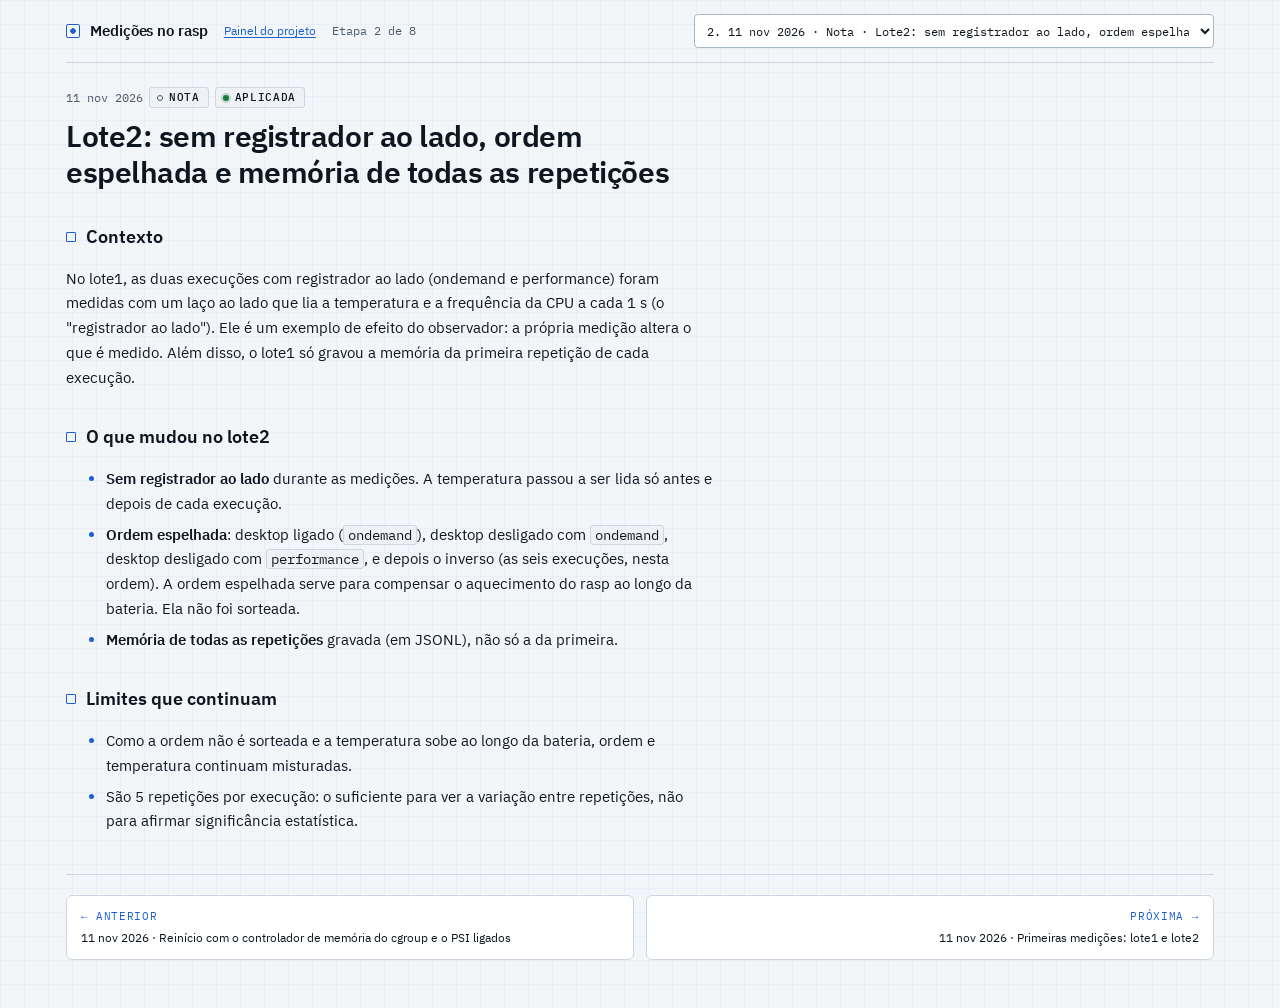
<file: etapas/2026-11-11-lote2-ordem-sem-registrador/index.html>
<!DOCTYPE html>
<html lang="pt-BR">
<head>
<meta charset="utf-8">
<meta name="viewport" content="width=device-width, initial-scale=1">
<title>Ajustes do lote2 · Medições no rasp</title>
<link rel="stylesheet" href="../../assets/estilo.css">
</head>
<body data-raiz="../../" data-etapa="2026-11-11-lote2-ordem-sem-registrador">
<div class="site">
<nav id="site-nav" aria-label="Navegação do site"></nav>
<main class="texto">
  <p id="etapa-meta"></p>
  <h1>Lote2: sem registrador ao lado, ordem espelhada e memória de todas as repetições</h1>

  <h2>Contexto</h2>
  <p>No lote1, as duas execuções com registrador ao lado (ondemand e performance) foram medidas com um laço ao lado que lia a temperatura e a frequência da CPU a cada 1 s (o "registrador ao lado"). Ele é um exemplo de efeito do observador: a própria medição altera o que é medido. Além disso, o lote1 só gravou a memória da primeira repetição de cada execução.</p>

  <h2>O que mudou no lote2</h2>
  <ul>
    <li><strong>Sem registrador ao lado</strong> durante as medições. A temperatura passou a ser lida só antes e depois de cada execução.</li>
    <li><strong>Ordem espelhada</strong>: desktop ligado (<code>ondemand</code>), desktop desligado com <code>ondemand</code>, desktop desligado com <code>performance</code>, e depois o inverso (as seis execuções, nesta ordem). A ordem espelhada serve para compensar o aquecimento do rasp ao longo da bateria. Ela não foi sorteada.</li>
    <li><strong>Memória de todas as repetições</strong> gravada (em JSONL), não só a da primeira.</li>
  </ul>

  <h2>Limites que continuam</h2>
  <ul>
    <li>Como a ordem não é sorteada e a temperatura sobe ao longo da bateria, ordem e temperatura continuam misturadas.</li>
    <li>São 5 repetições por execução: o suficiente para ver a variação entre repetições, não para afirmar significância estatística.</li>
  </ul>
</main>
<nav id="site-pager" aria-label="Etapa anterior e próxima"></nav>
</div>
<script src="../../assets/etapas.js"></script>
<script src="../../assets/nav.js"></script>
</body>
</html>
</file>
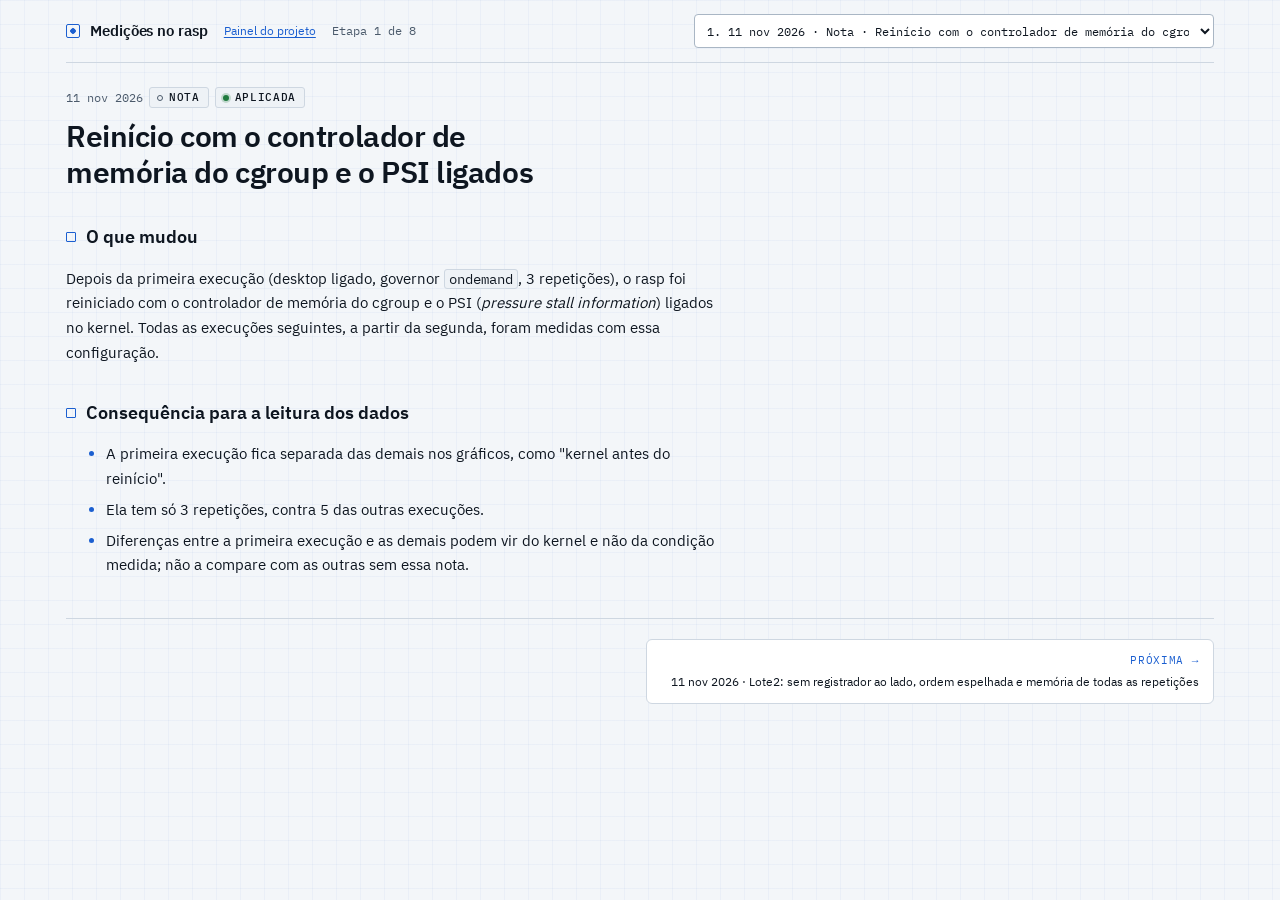
<file: etapas/2026-11-11-reinicio-cgroup-psi/index.html>
<!DOCTYPE html>
<html lang="pt-BR">
<head>
<meta charset="utf-8">
<meta name="viewport" content="width=device-width, initial-scale=1">
<title>Reinício com cgroup de memória e PSI · Medições no rasp</title>
<link rel="stylesheet" href="../../assets/estilo.css">
</head>
<body data-raiz="../../" data-etapa="2026-11-11-reinicio-cgroup-psi">
<div class="site">
<nav id="site-nav" aria-label="Navegação do site"></nav>
<main class="texto">
  <p id="etapa-meta"></p>
  <h1>Reinício com o controlador de memória do cgroup e o PSI ligados</h1>

  <h2>O que mudou</h2>
  <p>Depois da primeira execução (desktop ligado, governor <code>ondemand</code>, 3 repetições), o rasp foi reiniciado com o controlador de memória do cgroup e o PSI (<em>pressure stall information</em>) ligados no kernel. Todas as execuções seguintes, a partir da segunda, foram medidas com essa configuração.</p>

  <h2>Consequência para a leitura dos dados</h2>
  <ul>
    <li>A primeira execução fica separada das demais nos gráficos, como "kernel antes do reinício".</li>
    <li>Ela tem só 3 repetições, contra 5 das outras execuções.</li>
    <li>Diferenças entre a primeira execução e as demais podem vir do kernel e não da condição medida; não a compare com as outras sem essa nota.</li>
  </ul>
</main>
<nav id="site-pager" aria-label="Etapa anterior e próxima"></nav>
</div>
<script src="../../assets/etapas.js"></script>
<script src="../../assets/nav.js"></script>
</body>
</html>
</file>
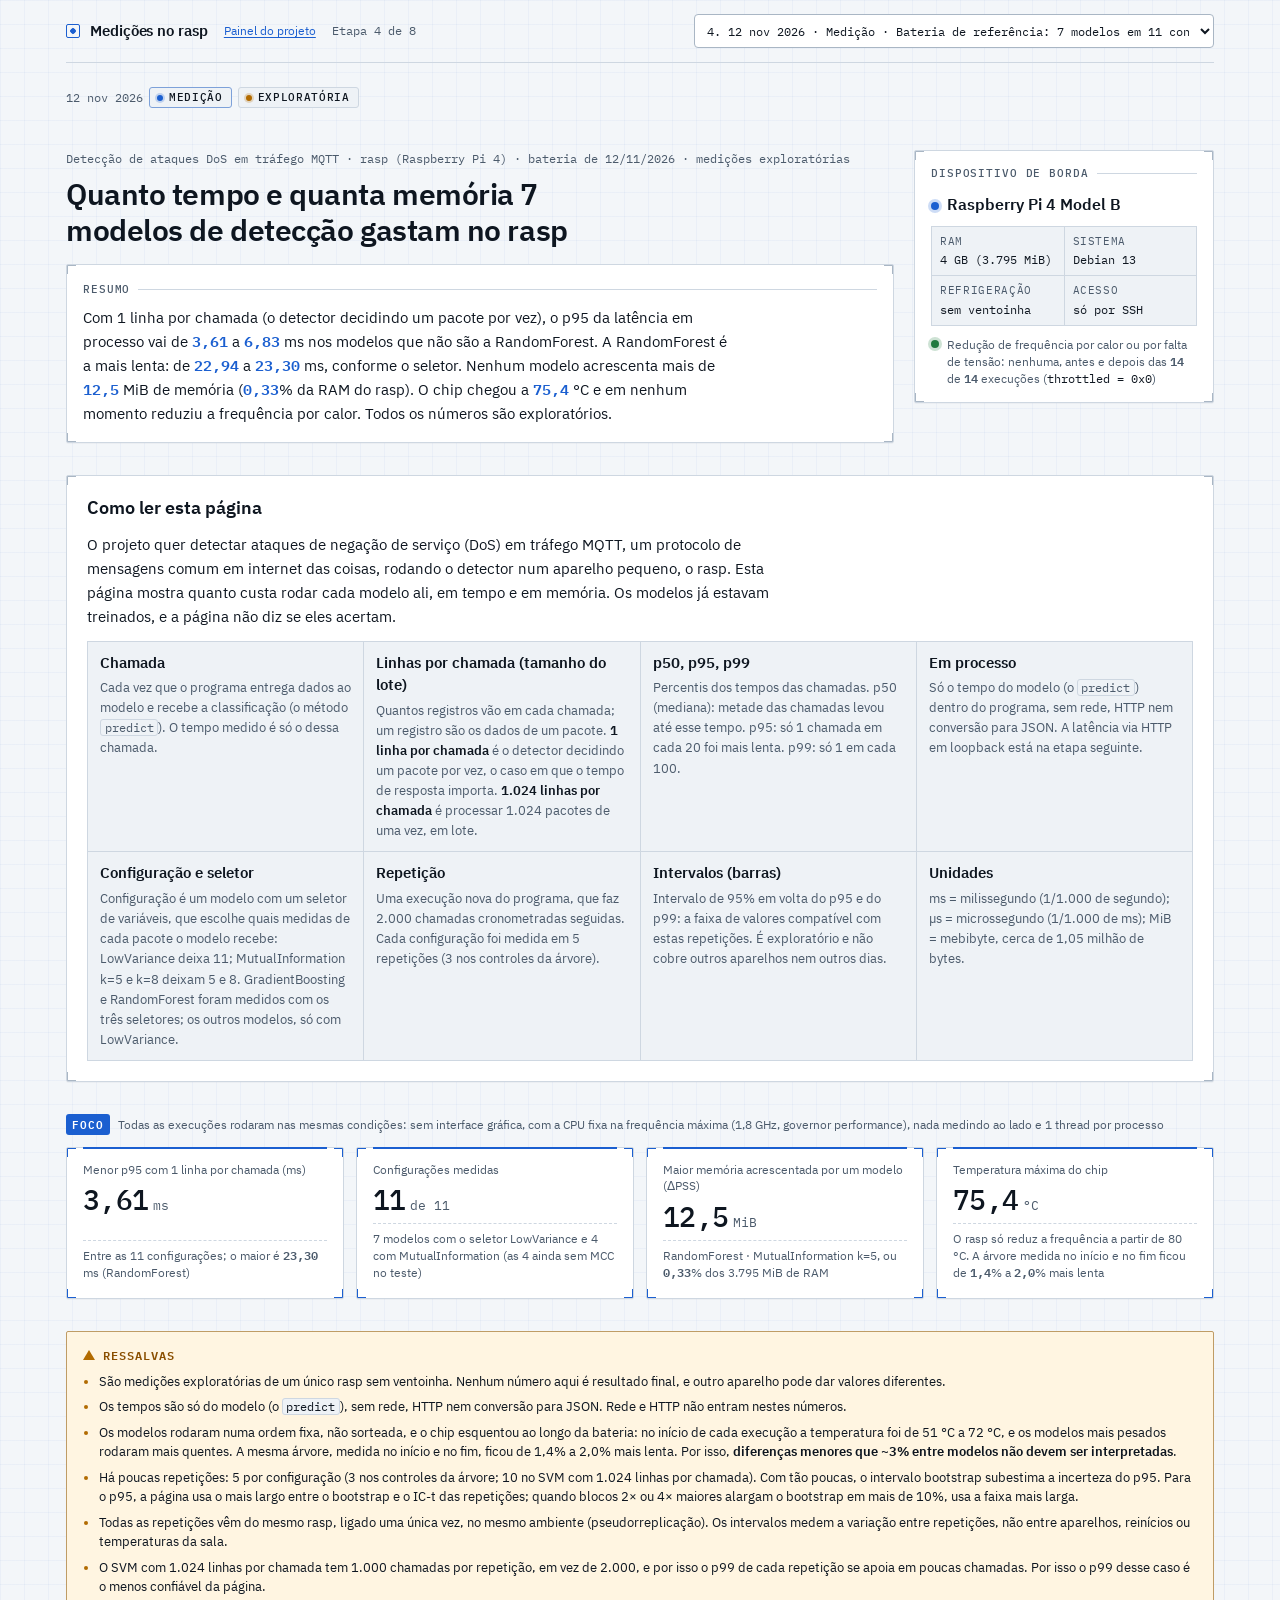
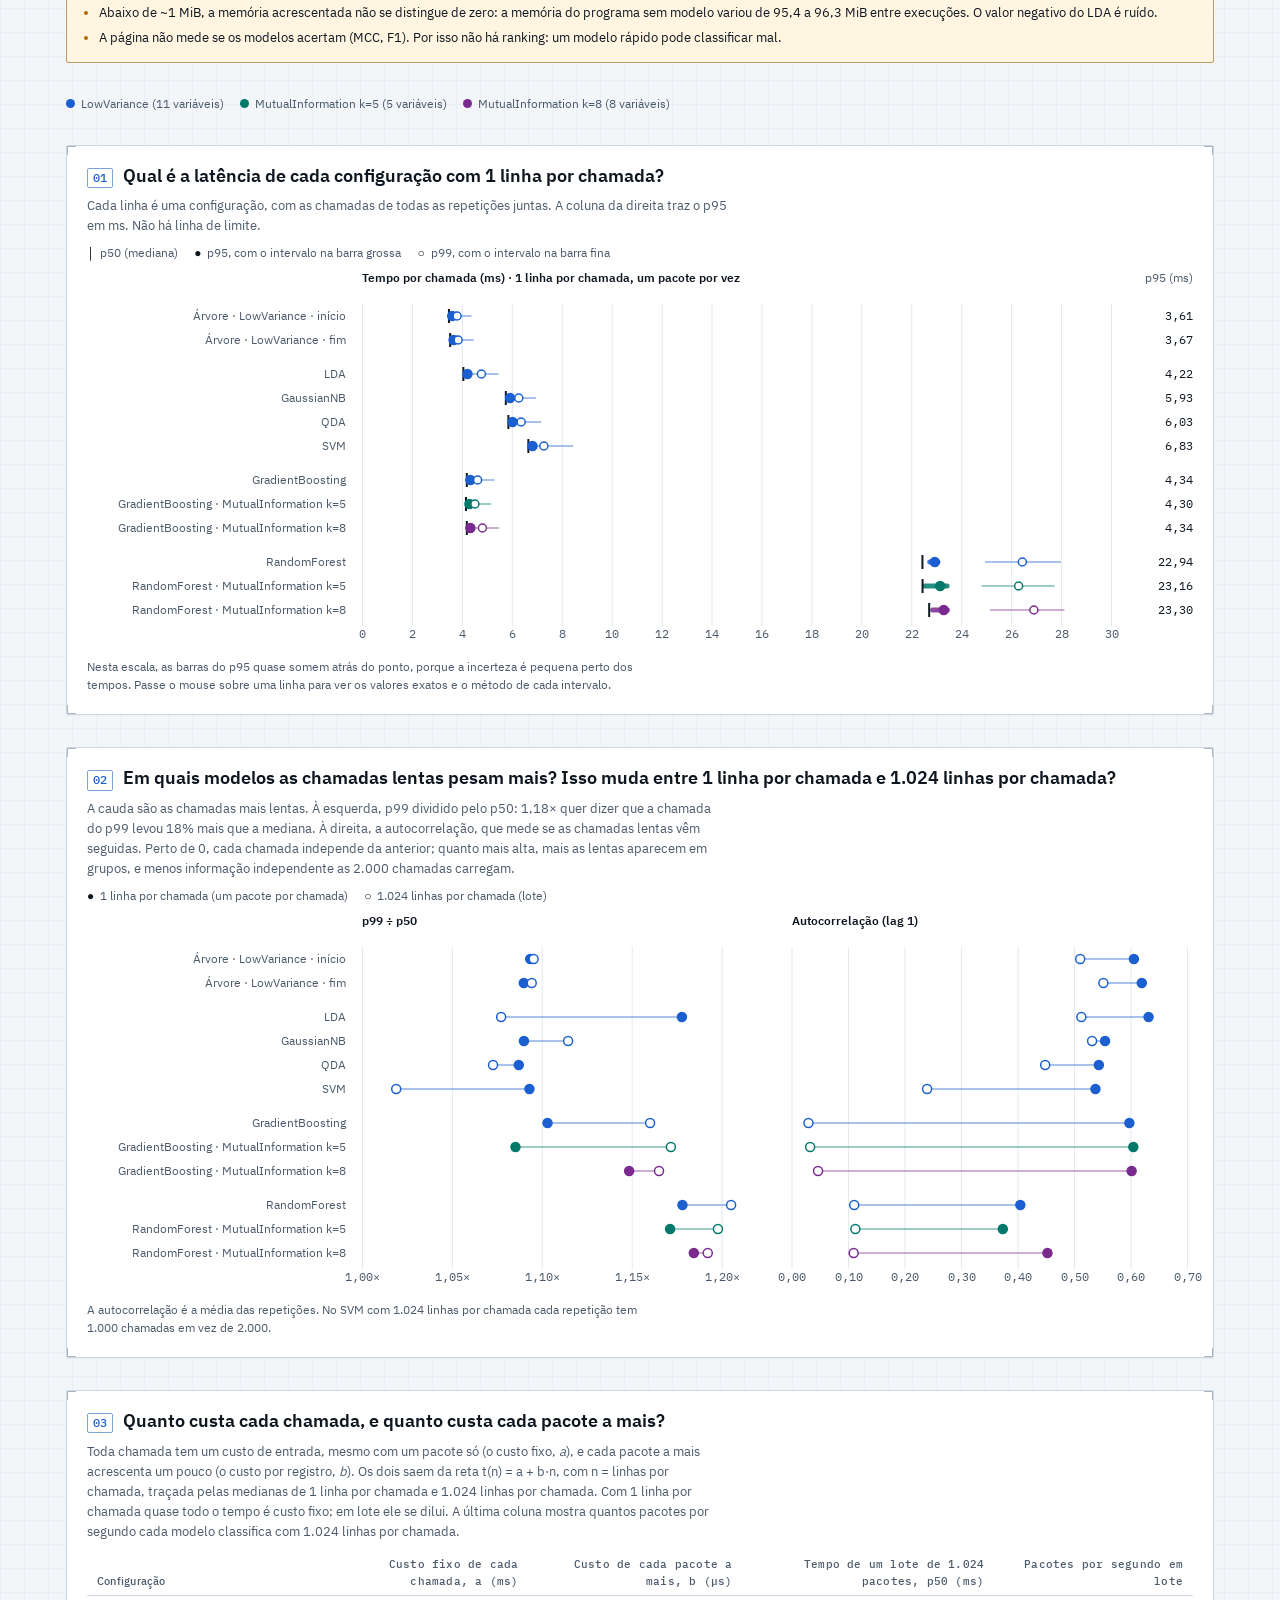
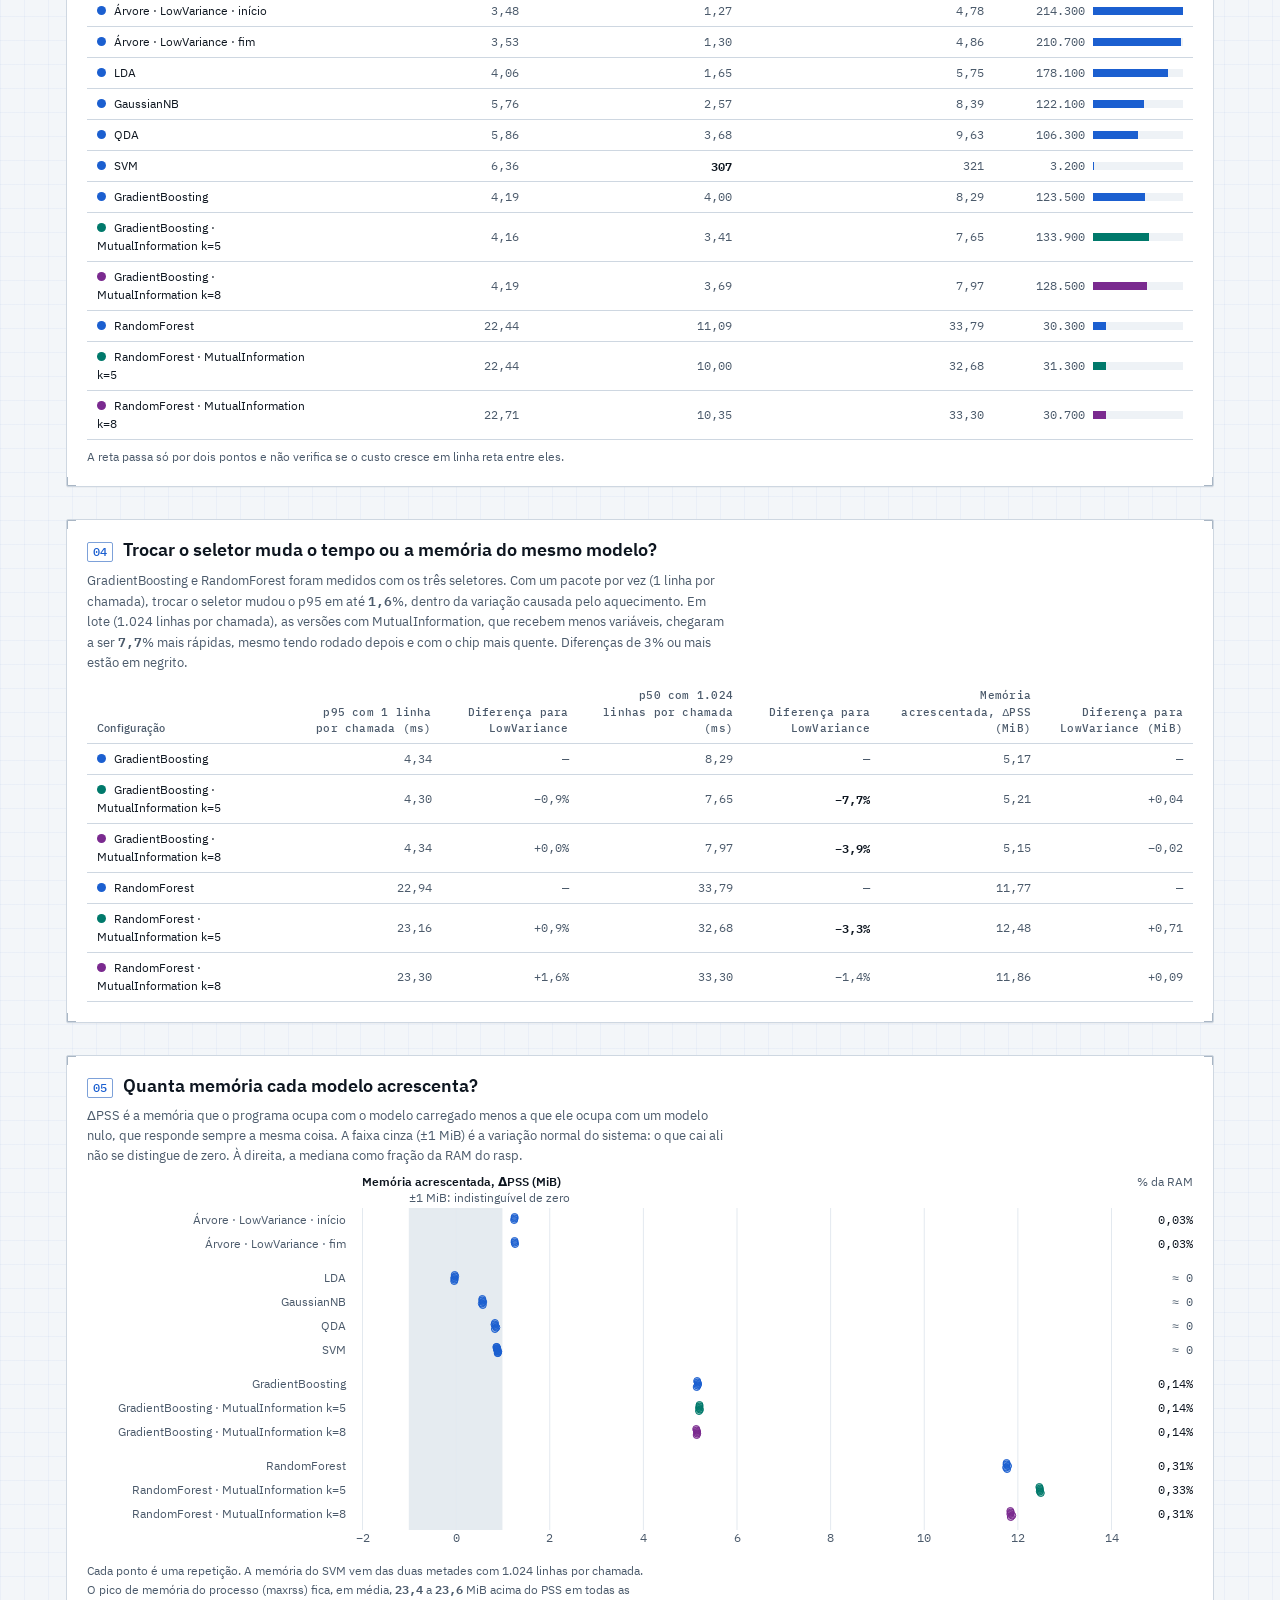
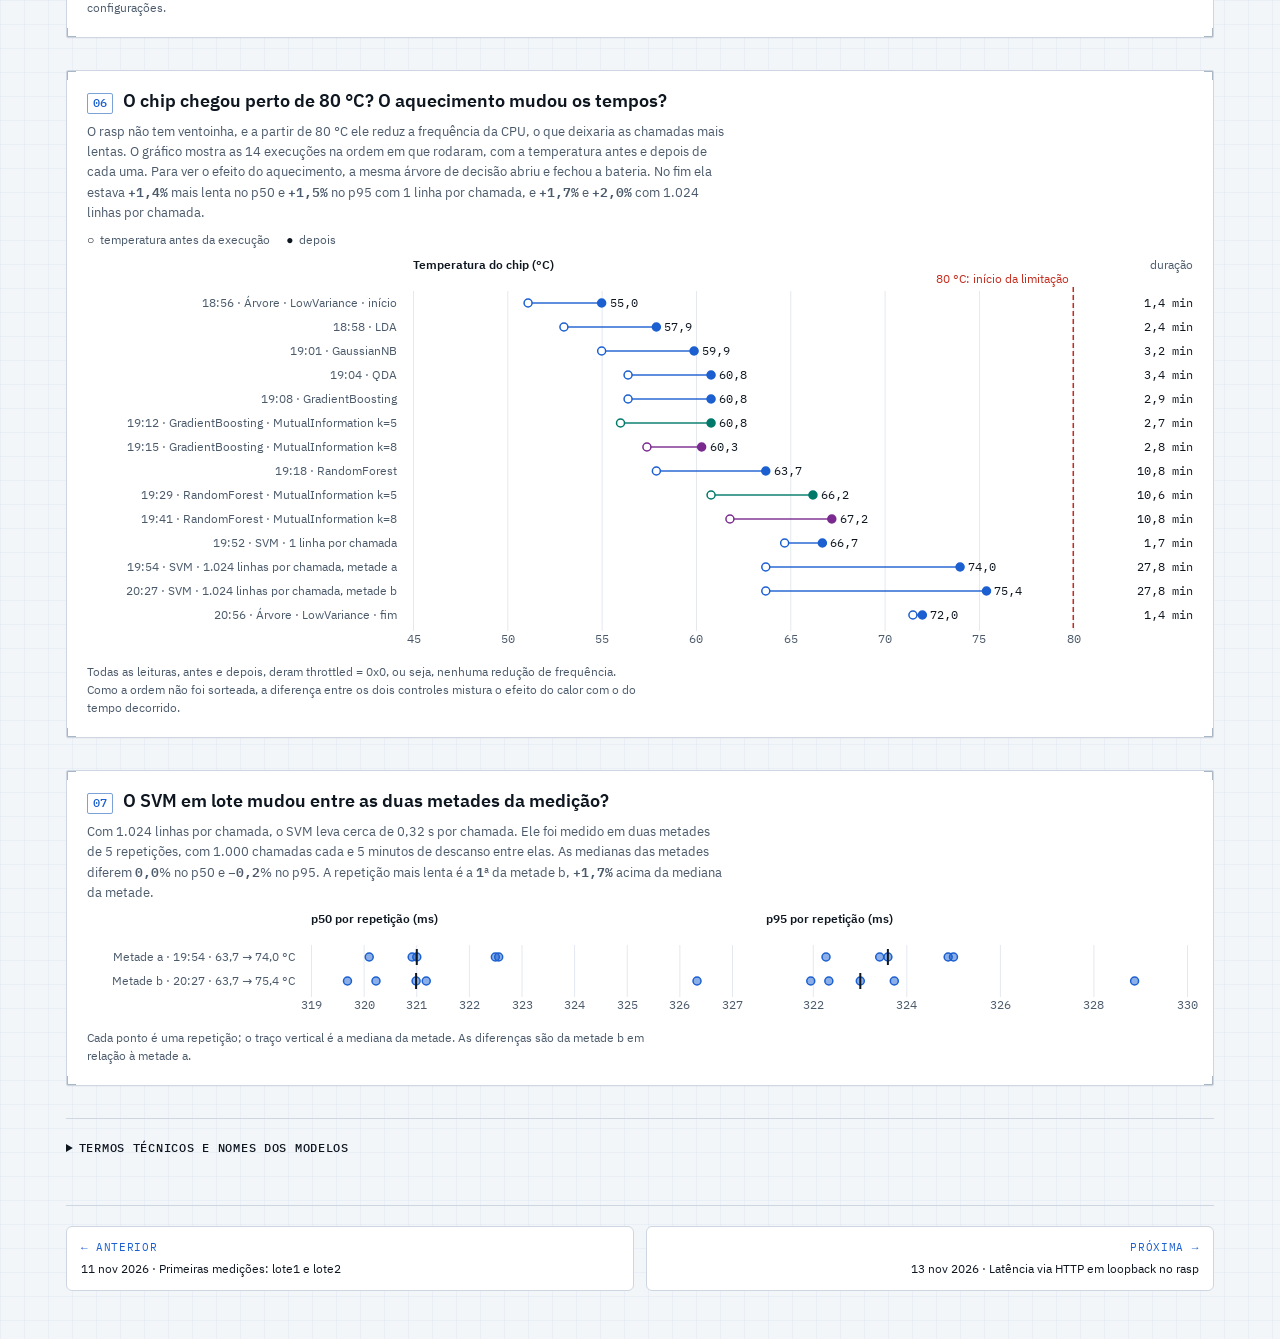
<file: etapas/2026-11-12-bateria-modelos/index.html>
<!DOCTYPE html>
<html lang="pt-BR">
<head>
<meta charset="utf-8">
<meta name="viewport" content="width=device-width, initial-scale=1">
<title>Bateria de modelos · Medições no rasp</title>
<link rel="stylesheet" href="../../assets/estilo.css">
<script src="../../assets/d3.min.js"></script>
<script src="../../assets/dash-shim.js"></script>
</head>
<body data-raiz="../../" data-etapa="2026-11-12-bateria-modelos">
<div class="site">
<nav id="site-nav" aria-label="Navegação do site"></nav>
<main>

<div class="lp">
  <p id="etapa-meta"></p>
  <header id="topo" class="lp-topo">
   <div class="lp-topo-texto">
    <p class="lp-kicker">Detecção de ataques DoS em tráfego MQTT · rasp (Raspberry Pi 4) · bateria de 12/11/2026 · medições exploratórias</p>
    <h1 class="lp-titulo">Quanto tempo e quanta memória 7 modelos de detecção gastam no rasp</h1>
    <div class="lp-resumo-painel">
    <p class="lp-rot">Resumo</p>
    <p class="lp-lede" id="resumo">Com 1 linha por chamada (o detector decidindo um pacote por vez), o p95 da latência em processo vai de <b class="lp-num" data-draw="num" data-source="resumo" data-field="outros_p95_min">—</b> a <b class="lp-num" data-draw="num" data-source="resumo" data-field="outros_p95_max">—</b> ms nos modelos que não são a RandomForest. A RandomForest é a mais lenta: de <b class="lp-num" data-draw="num" data-source="resumo" data-field="rf_p95_min">—</b> a <b class="lp-num" data-draw="num" data-source="resumo" data-field="rf_p95_max">—</b> ms, conforme o seletor. Nenhum modelo acrescenta mais de <b class="lp-num" data-draw="num" data-source="resumo" data-field="dpss_max" data-dec="1">—</b> MiB de memória (<b class="lp-num" data-draw="num" data-source="resumo" data-field="dpss_max_pct">—</b>% da RAM do rasp). O chip chegou a <b class="lp-num" data-draw="num" data-source="resumo" data-field="temp_max" data-dec="1">—</b> °C e em nenhum momento reduziu a frequência por calor. Todos os números são exploratórios.</p>
    </div>
   </div>
   <section class="lp-dispositivo" id="dispositivo" aria-labelledby="dispositivo-rot">
    <p class="lp-rot" id="dispositivo-rot">Dispositivo de borda</p>
    <p class="lp-disp-nome"><span class="lp-led lp-led-acc" aria-hidden="true"></span>Raspberry Pi 4 Model B</p>
    <dl class="lp-disp-specs">
     <div><dt>RAM</dt><dd>4 GB (3.795 MiB)</dd></div>
     <div><dt>Sistema</dt><dd>Debian 13</dd></div>
     <div><dt>Refrigeração</dt><dd>sem ventoinha</dd></div>
     <div><dt>Acesso</dt><dd>só por SSH</dd></div>
    </dl>
    <p class="lp-disp-estado"><span class="lp-led" aria-hidden="true"></span><span>Redução de frequência por calor ou por falta de tensão: nenhuma, antes e depois das <span class="lp-num" data-draw="num" data-source="resumo" data-field="n_ok" data-dec="0">—</span> de <span class="lp-num" data-draw="num" data-source="resumo" data-field="n_exec" data-dec="0">—</span> execuções (<span class="lp-mono">throttled = 0x0</span>)</span></p>
   </section>
  </header>

  <section class="lp-guia" id="como-ler" aria-labelledby="como-ler-tit">
    <h2 id="como-ler-tit">Como ler esta página</h2>
    <p class="lp-guia-intro">O projeto quer detectar ataques de negação de serviço (DoS) em tráfego MQTT, um protocolo de mensagens comum em internet das coisas, rodando o detector num aparelho pequeno, o rasp. Esta página mostra quanto custa rodar cada modelo ali, em tempo e em memória. Os modelos já estavam treinados, e a página não diz se eles acertam.</p>
    <dl>
      <div><dt>Chamada</dt><dd>Cada vez que o programa entrega dados ao modelo e recebe a classificação (o método <code>predict</code>). O tempo medido é só o dessa chamada.</dd></div>
      <div><dt>Linhas por chamada (tamanho do lote)</dt><dd>Quantos registros vão em cada chamada; um registro são os dados de um pacote. <b>1 linha por chamada</b> é o detector decidindo um pacote por vez, o caso em que o tempo de resposta importa. <b>1.024 linhas por chamada</b> é processar 1.024 pacotes de uma vez, em lote.</dd></div>
      <div><dt>p50, p95, p99</dt><dd>Percentis dos tempos das chamadas. p50 (mediana): metade das chamadas levou até esse tempo. p95: só 1 chamada em cada 20 foi mais lenta. p99: só 1 em cada 100.</dd></div>
      <div><dt>Em processo</dt><dd>Só o tempo do modelo (o <code>predict</code>) dentro do programa, sem rede, HTTP nem conversão para JSON. A latência via HTTP em loopback está na etapa seguinte.</dd></div>
      <div><dt>Configuração e seletor</dt><dd>Configuração é um modelo com um seletor de variáveis, que escolhe quais medidas de cada pacote o modelo recebe: LowVariance deixa 11; MutualInformation k=5 e k=8 deixam 5 e 8. GradientBoosting e RandomForest foram medidos com os três seletores; os outros modelos, só com LowVariance.</dd></div>
      <div><dt>Repetição</dt><dd>Uma execução nova do programa, que faz 2.000 chamadas cronometradas seguidas. Cada configuração foi medida em 5 repetições (3 nos controles da árvore).</dd></div>
      <div><dt>Intervalos (barras)</dt><dd>Intervalo de 95% em volta do p95 e do p99: a faixa de valores compatível com estas repetições. É exploratório e não cobre outros aparelhos nem outros dias.</dd></div>
      <div><dt>Unidades</dt><dd>ms = milissegundo (1/1.000 de segundo); µs = microssegundo (1/1.000 de ms); MiB = mebibyte, cerca de 1,05 milhão de bytes.</dd></div>
    </dl>
  </section>

  <section id="foco" class="lp-sec">
    <p class="lp-foco-rot">Todas as execuções rodaram nas mesmas condições: sem interface gráfica, com a CPU fixa na frequência máxima (1,8 GHz, governor performance), nada medindo ao lado e 1 thread por processo</p>
    <div class="lp-tiles">
      <div class="lp-card">
        <span class="lp-card-rot">Menor p95 com 1 linha por chamada (ms)</span>
        <span class="lp-card-val"><span data-draw="num" data-source="resumo" data-field="p95_min">—</span><span class="lp-card-un">ms</span></span>
        <span class="lp-card-sub">Entre as 11 configurações; o maior é <span class="lp-num" data-draw="num" data-source="resumo" data-field="p95_max">—</span> ms (RandomForest)</span>
      </div>
      <div class="lp-card">
        <span class="lp-card-rot">Configurações medidas</span>
        <span class="lp-card-val"><span data-draw="num" data-source="resumo" data-field="n_cfg" data-dec="0">—</span><span class="lp-card-un">de 11</span></span>
        <span class="lp-card-sub">7 modelos com o seletor LowVariance e 4 com MutualInformation (as 4 ainda sem MCC no teste)</span>
      </div>
      <div class="lp-card">
        <span class="lp-card-rot">Maior memória acrescentada por um modelo (ΔPSS)</span>
        <span class="lp-card-val"><span data-draw="num" data-source="resumo" data-field="dpss_max" data-dec="1">—</span><span class="lp-card-un">MiB</span></span>
        <span class="lp-card-sub">RandomForest · MutualInformation k=5, ou <span class="lp-num" data-draw="num" data-source="resumo" data-field="dpss_max_pct">—</span>% dos 3.795 MiB de RAM</span>
      </div>
      <div class="lp-card">
        <span class="lp-card-rot">Temperatura máxima do chip</span>
        <span class="lp-card-val"><span data-draw="num" data-source="resumo" data-field="temp_max" data-dec="1">—</span><span class="lp-card-un">°C</span></span>
        <span class="lp-card-sub">O rasp só reduz a frequência a partir de 80 °C. A árvore medida no início e no fim ficou de <span class="lp-num" data-draw="num" data-source="resumo" data-field="der_min" data-dec="1">—</span>% a <span class="lp-num" data-draw="num" data-source="resumo" data-field="der_max" data-dec="1">—</span>% mais lenta</span>
      </div>
    </div>
  </section>

  <aside class="lp-ressalvas" id="ressalvas">
    <h2>Ressalvas</h2>
    <ul>
      <li>São medições exploratórias de um único rasp sem ventoinha. Nenhum número aqui é resultado final, e outro aparelho pode dar valores diferentes.</li>
      <li>Os tempos são só do modelo (o <code>predict</code>), sem rede, HTTP nem conversão para JSON. Rede e HTTP não entram nestes números.</li>
      <li>Os modelos rodaram numa ordem fixa, não sorteada, e o chip esquentou ao longo da bateria: no início de cada execução a temperatura foi de 51 °C a 72 °C, e os modelos mais pesados rodaram mais quentes. A mesma árvore, medida no início e no fim, ficou de 1,4% a 2,0% mais lenta. Por isso, <b>diferenças menores que ~3% entre modelos não devem ser interpretadas</b>.</li>
      <li>Há poucas repetições: 5 por configuração (3 nos controles da árvore; 10 no SVM com 1.024 linhas por chamada). Com tão poucas, o intervalo bootstrap subestima a incerteza do p95. Para o p95, a página usa o mais largo entre o bootstrap e o IC-t das repetições; quando blocos 2× ou 4× maiores alargam o bootstrap em mais de 10%, usa a faixa mais larga.</li>
      <li>Todas as repetições vêm do mesmo rasp, ligado uma única vez, no mesmo ambiente (pseudorreplicação). Os intervalos medem a variação entre repetições, não entre aparelhos, reinícios ou temperaturas da sala.</li>
      <li>O SVM com 1.024 linhas por chamada tem 1.000 chamadas por repetição, em vez de 2.000, e por isso o p99 de cada repetição se apoia em poucas chamadas. Por isso o p99 desse caso é o menos confiável da página.</li>
      <li>Abaixo de ~1 MiB, a memória acrescentada não se distingue de zero: a memória do programa sem modelo variou de 95,4 a 96,3 MiB entre execuções. O valor negativo do LDA é ruído.</li>
      <li>A página não mede se os modelos acertam (MCC, F1). Por isso não há ranking: um modelo rápido pode classificar mal.</li>
    </ul>
  </aside>

  <ul class="lp-legenda" aria-label="Cores dos seletores de variáveis">
    <li><span class="lp-sw" data-g="0"></span>LowVariance (11 variáveis)</li>
    <li><span class="lp-sw" data-g="1"></span>MutualInformation k=5 (5 variáveis)</li>
    <li><span class="lp-sw" data-g="2"></span>MutualInformation k=8 (8 variáveis)</li>
  </ul>

  <section id="limite" class="lp-sec">
    <h2>Qual é a latência de cada configuração com 1 linha por chamada?</h2>
    <p class="lp-pergunta">Cada linha é uma configuração, com as chamadas de todas as repetições juntas. A coluna da direita traz o p95 em ms. Não há linha de limite.</p>
    <ul class="lp-legenda" aria-label="Marcas do gráfico">
      <li><span class="lp-mk">│</span>p50 (mediana)</li>
      <li><span class="lp-mk">●</span>p95, com o intervalo na barra grossa</li>
      <li><span class="lp-mk">○</span>p99, com o intervalo na barra fina</li>
    </ul>
    <div class="lp-chart" data-draw="latencia" data-source="cfg"></div>
    <p class="lp-nota">Nesta escala, as barras do p95 quase somem atrás do ponto, porque a incerteza é pequena perto dos tempos. Passe o mouse sobre uma linha para ver os valores exatos e o método de cada intervalo.</p>
  </section>

  <section id="cauda" class="lp-sec">
    <h2>Em quais modelos as chamadas lentas pesam mais? Isso muda entre 1 linha por chamada e 1.024 linhas por chamada?</h2>
    <p class="lp-pergunta">A cauda são as chamadas mais lentas. À esquerda, p99 dividido pelo p50: 1,18× quer dizer que a chamada do p99 levou 18% mais que a mediana. À direita, a autocorrelação, que mede se as chamadas lentas vêm seguidas. Perto de 0, cada chamada independe da anterior; quanto mais alta, mais as lentas aparecem em grupos, e menos informação independente as 2.000 chamadas carregam.</p>
    <ul class="lp-legenda" aria-label="Marcas do gráfico">
      <li><span class="lp-mk">●</span>1 linha por chamada (um pacote por chamada)</li>
      <li><span class="lp-mk">○</span>1.024 linhas por chamada (lote)</li>
    </ul>
    <div class="lp-chart" data-draw="cauda" data-source="cfg"></div>
    <p class="lp-nota">A autocorrelação é a média das repetições. No SVM com 1.024 linhas por chamada cada repetição tem 1.000 chamadas em vez de 2.000.</p>
  </section>

  <section id="custo" class="lp-sec">
    <h2>Quanto custa cada chamada, e quanto custa cada pacote a mais?</h2>
    <p class="lp-pergunta">Toda chamada tem um custo de entrada, mesmo com um pacote só (o custo fixo, <i>a</i>), e cada pacote a mais acrescenta um pouco (o custo por registro, <i>b</i>). Os dois saem da reta t(n) = a + b·n, com n = linhas por chamada, traçada pelas medianas de 1 linha por chamada e 1.024 linhas por chamada. Com 1 linha por chamada quase todo o tempo é custo fixo; em lote ele se dilui. A última coluna mostra quantos pacotes por segundo cada modelo classifica com 1.024 linhas por chamada.</p>
    <div class="lp-tabela-rolagem" data-draw="custo" data-source="cfg"></div>
    <p class="lp-nota">A reta passa só por dois pontos e não verifica se o custo cresce em linha reta entre eles.</p>
  </section>

  <section id="seletor" class="lp-sec">
    <h2>Trocar o seletor muda o tempo ou a memória do mesmo modelo?</h2>
    <p class="lp-pergunta">GradientBoosting e RandomForest foram medidos com os três seletores. Com um pacote por vez (1 linha por chamada), trocar o seletor mudou o p95 em até <b class="lp-num" data-draw="num" data-source="resumo" data-field="sel_b1_max" data-dec="1">—</b>%, dentro da variação causada pelo aquecimento. Em lote (1.024 linhas por chamada), as versões com MutualInformation, que recebem menos variáveis, chegaram a ser <b class="lp-num" data-draw="num" data-source="resumo" data-field="sel_b1024_max" data-dec="1">—</b>% mais rápidas, mesmo tendo rodado depois e com o chip mais quente. Diferenças de 3% ou mais estão em negrito.</p>
    <div class="lp-tabela-rolagem" data-draw="seletor" data-source="cfg"></div>
  </section>

  <section id="memoria" class="lp-sec">
    <h2>Quanta memória cada modelo acrescenta?</h2>
    <p class="lp-pergunta">ΔPSS é a memória que o programa ocupa com o modelo carregado menos a que ele ocupa com um modelo nulo, que responde sempre a mesma coisa. A faixa cinza (±1 MiB) é a variação normal do sistema: o que cai ali não se distingue de zero. À direita, a mediana como fração da RAM do rasp.</p>
    <div class="lp-chart" data-draw="memoria" data-source="cfg"></div>
    <p class="lp-nota">Cada ponto é uma repetição. A memória do SVM vem das duas metades com 1.024 linhas por chamada. O pico de memória do processo (maxrss) fica, em média, <b class="lp-num" data-draw="num" data-source="resumo" data-field="pico_min" data-dec="1">—</b> a <b class="lp-num" data-draw="num" data-source="resumo" data-field="pico_max" data-dec="1">—</b> MiB acima do PSS em todas as configurações.</p>
  </section>

  <section id="temperatura" class="lp-sec">
    <h2>O chip chegou perto de 80 °C? O aquecimento mudou os tempos?</h2>
    <p class="lp-pergunta">O rasp não tem ventoinha, e a partir de 80 °C ele reduz a frequência da CPU, o que deixaria as chamadas mais lentas. O gráfico mostra as 14 execuções na ordem em que rodaram, com a temperatura antes e depois de cada uma. Para ver o efeito do aquecimento, a mesma árvore de decisão abriu e fechou a bateria. No fim ela estava <b class="lp-num">+<span data-draw="num" data-source="resumo" data-field="der_p50_b1" data-dec="1">—</span>%</b> mais lenta no p50 e <b class="lp-num">+<span data-draw="num" data-source="resumo" data-field="der_p95_b1" data-dec="1">—</span>%</b> no p95 com 1 linha por chamada, e <b class="lp-num">+<span data-draw="num" data-source="resumo" data-field="der_p50_b1024" data-dec="1">—</span>%</b> e <b class="lp-num">+<span data-draw="num" data-source="resumo" data-field="der_p95_b1024" data-dec="1">—</span>%</b> com 1.024 linhas por chamada.</p>
    <ul class="lp-legenda" aria-label="Marcas do gráfico">
      <li><span class="lp-mk">○</span>temperatura antes da execução</li>
      <li><span class="lp-mk">●</span>depois</li>
    </ul>
    <div class="lp-chart" data-draw="temperatura" data-source="execucoes"></div>
    <p class="lp-nota">Todas as leituras, antes e depois, deram throttled = 0x0, ou seja, nenhuma redução de frequência. Como a ordem não foi sorteada, a diferença entre os dois controles mistura o efeito do calor com o do tempo decorrido.</p>
  </section>

  <section id="svm" class="lp-sec">
    <h2>O SVM em lote mudou entre as duas metades da medição?</h2>
    <p class="lp-pergunta">Com 1.024 linhas por chamada, o SVM leva cerca de 0,32 s por chamada. Ele foi medido em duas metades de 5 repetições, com 1.000 chamadas cada e 5 minutos de descanso entre elas. As medianas das metades diferem <b class="lp-num" data-draw="num" data-source="svm" data-field="dif_p50" data-dec="1">—</b>% no p50 e <b class="lp-num" data-draw="num" data-source="svm" data-field="dif_p95" data-dec="1">—</b>% no p95. A repetição mais lenta é a <b class="lp-num" data-draw="num" data-source="svm" data-field="lenta_rep" data-dec="0">—</b>ª da metade <span data-draw="num" data-source="svm" data-field="lenta_metade" data-dec="-1">—</span>, <b class="lp-num">+<span data-draw="num" data-source="svm" data-field="lenta_pct" data-dec="1">—</span>%</b> acima da mediana da metade.</p>
    <div class="lp-chart" style="min-height:0" data-draw="svm" data-source="repeticoes"></div>
    <p class="lp-nota">Cada ponto é uma repetição; o traço vertical é a mediana da metade. As diferenças são da metade b em relação à metade a.</p>
  </section>

  <details class="lp-glossario" id="glossario">
    <summary>Termos técnicos e nomes dos modelos</summary>
    <dl>
      <dt>Modelos</dt><dd>Árvore de decisão; LDA (análise discriminante linear); QDA (análise discriminante quadrática); GaussianNB (Naive Bayes gaussiano); SVM (máquina de vetores de suporte); GradientBoosting (árvores combinadas por gradient boosting); RandomForest (floresta aleatória, um conjunto de árvores).</dd>
      <dt>Execução</dt><dd>Uma configuração medida do começo ao fim: 5 repetições (3 nos controles da árvore). Cada repetição é um processo novo, com 1 thread, que descarta 200 chamadas de aquecimento e cronometra 2.000 para cada tamanho de lote (no SVM com 1.024 linhas por chamada: 20 e 1.000).</dd>
      <dt>Controles da árvore</dt><dd>A árvore de decisão com LowVariance medida no início e no fim da bateria, para estimar quanto o aquecimento e o tempo decorrido mudam os tempos.</dd>
      <dt>Latência em processo</dt><dd>O tempo do <code>predict</code> dentro do programa, sem rede, HTTP nem JSON.</dd>
      <dt>IC bootstrap em blocos</dt><dd>Intervalo de 95% do p95 e do p99 das chamadas juntas, por bootstrap em dois níveis: sorteia repetições e, dentro delas, blocos de chamadas seguidas, porque chamadas vizinhas se parecem. Método fixado antes de ver os dados; exploratório até o protocolo oficial.</dd>
      <dt>IC-t das repetições</dt><dd>Média dos p95 das repetições ± t·dp/√R, com t = 2,776 para 5 repetições, 4,303 para 3 e 2,262 para 10.</dd>
      <dt>Autocorrelação (lag 1)</dt><dd>Correlação entre a duração de uma chamada e a da seguinte.</dd>
      <dt>n efetivo</dt><dd>Quantas chamadas independentes uma repetição vale, dada a autocorrelação ρ: n·(1−ρ)/(1+ρ).</dd>
      <dt>Custo fixo e por registro</dt><dd>Reta t(n) = a + b·n, com n = linhas por chamada, pelas medianas de 1 linha por chamada e 1.024 linhas por chamada: <i>a</i> é o custo de qualquer chamada, <i>b</i> o de cada registro a mais.</dd>
      <dt>PSS, USS, maxrss</dt><dd>PSS: memória do processo, com as páginas compartilhadas divididas entre os processos que as usam. USS: só a memória exclusiva do processo. maxrss: pico de memória residente.</dd>
      <dt>Modelo nulo e ΔPSS</dt><dd>O mesmo programa com um estimador que devolve sempre a mesma classe. ΔPSS é o PSS com o modelo menos o PSS com o modelo nulo.</dd>
      <dt>throttled</dt><dd>Registro do rasp de redução de frequência por falta de tensão ou por calor desde que foi ligado; 0x0 = nenhuma.</dd>
    </dl>
  </details>
</div>

<script>
(function () {
  const L = d3.formatLocale({ decimal: ',', thousands: '.', grouping: [3], currency: ['R$ ', ''] });
  const LP = window.LP = {};
  LP.f = (v, d) => (v == null || isNaN(+v)) ? '—' : L.format(',.' + (d == null ? 2 : d) + 'f')(+v);
  LP.RAM = 3795; // MiB
  LP.T = { 3: 4.303, 5: 2.776, 10: 2.262 };
  // Configurações na ordem dos gráficos. sel: 0 LowVariance, 1 MutualInformation k=5, 2 k=8.
  const c = (id, rot, fam, sel, x) => Object.assign({ id, rot, fam, sel, g1: id, g1024: id, r1: [id], r1024: [id], mem: [id] }, x);
  const svmA = 'LowVariance__SVM_1024_linhas_metade_a', svmB = 'LowVariance__SVM_1024_linhas_metade_b';
  LP.CFG = [
    c('controle_inicio', 'Árvore · LowVariance · início', 'arv', 0),
    c('controle_fim', 'Árvore · LowVariance · fim', 'arv', 0),
    c('LowVariance__LDA', 'LDA', 'out', 0),
    c('LowVariance__GaussianNB', 'GaussianNB', 'out', 0),
    c('LowVariance__QDA', 'QDA', 'out', 0),
    c('LowVariance__SVM', 'SVM', 'out', 0, { g1: 'LowVariance__SVM_1_linha', g1024: 'SVM_1024_linhas', r1: ['LowVariance__SVM_1_linha'], r1024: [svmA, svmB], mem: [svmA, svmB] }),
    c('LowVariance__GradientBoosting', 'GradientBoosting', 'gb', 0),
    c('MutualInformation-k5__GradientBoosting', 'GradientBoosting · MutualInformation k=5', 'gb', 1),
    c('MutualInformation-k8__GradientBoosting', 'GradientBoosting · MutualInformation k=8', 'gb', 2),
    c('LowVariance__RandomForest', 'RandomForest', 'rf', 0),
    c('MutualInformation-k5__RandomForest', 'RandomForest · MutualInformation k=5', 'rf', 1),
    c('MutualInformation-k8__RandomForest', 'RandomForest · MutualInformation k=8', 'rf', 2)
  ];
  LP.EXEC = {
    controle_inicio: ['Árvore · LowVariance · início', 0], controle_fim: ['Árvore · LowVariance · fim', 0],
    LowVariance__LDA: ['LDA', 0], LowVariance__GaussianNB: ['GaussianNB', 0], LowVariance__QDA: ['QDA', 0],
    LowVariance__GradientBoosting: ['GradientBoosting', 0],
    'MutualInformation-k5__GradientBoosting': ['GradientBoosting · MutualInformation k=5', 1],
    'MutualInformation-k8__GradientBoosting': ['GradientBoosting · MutualInformation k=8', 2],
    LowVariance__RandomForest: ['RandomForest', 0],
    'MutualInformation-k5__RandomForest': ['RandomForest · MutualInformation k=5', 1],
    'MutualInformation-k8__RandomForest': ['RandomForest · MutualInformation k=8', 2],
    LowVariance__SVM_1_linha: ['SVM · 1 linha por chamada', 0], [svmA]: ['SVM · 1.024 linhas por chamada, metade a', 0], [svmB]: ['SVM · 1.024 linhas por chamada, metade b', 0]
  };
  LP.cor = (g) => (g < 4 && dash.colors && dash.colors[g]) ? dash.colors[g] : 'var(--cds-chart-muted)';
  LP.faixaTxt = (f, d) => LP.f(f[0], d) + ' a ' + LP.f(f[1], d);
  // Faixa do bootstrap: a base, ou a mais larga dos blocos 2× e 4× quando ela é mais de 10% mais larga.
  LP.faixa = (a, q) => {
    const w = (s) => [+a[q + '_ic_inf' + s], +a[q + '_ic_sup' + s]], larg = (f) => f[1] - f[0];
    const base = w('_us'), alt = larg(w('_2l')) >= larg(w('_4l')) ? w('_2l') : w('_4l');
    return larg(alt) > 1.1 * larg(base) ? { f: alt, m: 'bootstrap, blocos maiores' } : { f: base, m: 'bootstrap em blocos' };
  };
  LP.ok = (el, fontes) => {
    if (fontes.some((d) => d.status !== 'ok' || !d.data)) {
      const p = document.createElement('div'); p.className = 'lp-falha'; p.textContent = 'Falha ao carregar os dados deste gráfico.';
      el.replaceChildren(p); return false;
    }
    return true;
  };
  LP.eixoTexto = (s) => s.selectAll('text').style('fill', 'var(--cds-text-secondary)').style('font-size', 'var(--cds-font-size-caption)').style('font-family', 'var(--font-mono)');
  LP.tip = (host) => {
    const t = document.createElement('div'); t.className = 'lp-tip'; t.hidden = true; host.appendChild(t);
    return {
      show(ev, linhas) {
        t.replaceChildren(...linhas.map((l, i) => { const d = document.createElement('div'); if (i > 0) d.className = 'lp-tip-sec'; d.textContent = l; return d; }));
        t.hidden = false;
        const r = host.getBoundingClientRect();
        let x = ev.clientX - r.left + 12, y = ev.clientY - r.top + 12;
        const w = t.offsetWidth, h = t.offsetHeight;
        if (x + w > r.width) x = Math.max(0, ev.clientX - r.left - w - 12);
        if (y + h > r.height) y = Math.max(0, ev.clientY - r.top - h - 12);
        t.style.left = x + 'px'; t.style.top = y + 'px';
      },
      hide() { t.hidden = true; }
    };
  };
  LP.textW = (svg, textos) => {
    const g = svg.append('g').attr('opacity', 0);
    let m = 0;
    textos.forEach((s) => { const t = g.append('text').text(s); m = Math.max(m, t.node().getComputedTextLength()); });
    g.remove();
    return m;
  };
  /*
    Gráfico de linhas: uma linha por item (rows), um ou mais painéis lado a lado com eixo x próprio,
    e uma coluna de valor opcional à direita. Em tela estreita, o rótulo vai acima da linha.
    o = { aria, rows: [{rot, fam, ...}], panels: [{titulo, dom, dec, fmt, refs: [{v, rot, cor}], faixa: {de, ate, rot}, marca(svg, row, xs, y, tip)}],
          valor(row) -> {txt, cor}, valorTit }
  */
  LP.linhas = (el, o) => {
    el.replaceChildren();
    const W = Math.max(280, el.clientWidth), estreito = W < 600;
    const svg = d3.select(el).append('svg').attr('width', W).attr('role', 'img').attr('aria-label', o.aria);
    const rowH = estreito ? 38 : 24, topo = 34, ys = [];
    let y = topo;
    o.rows.forEach((r, i) => { if (i && r.fam !== o.rows[i - 1].fam) y += 10; ys.push(y + rowH / 2 + (estreito ? 8 : 0)); y += rowH; });
    const base = y + 4, H = base + 24;
    svg.attr('height', H).attr('viewBox', '0 0 ' + W + ' ' + H);
    const valW = o.valor ? (estreito ? 52 : 76) : 0;
    const labW = estreito ? 0 : Math.ceil(LP.textW(svg, o.rows.map((r) => r.rot))) + 14;
    const gap = 22, np = o.panels.length, pw = (W - labW - valW - gap * (np - 1)) / np;
    const tip = LP.tip(el);
    o.panels.forEach((p, k) => {
      const x0 = labW + k * (pw + gap), x1 = x0 + pw;
      const xs = d3.scaleLinear().domain(p.dom).range([x0 + 6, x1 - 6]);
      if (p.nice !== false) xs.nice();
      if (p.faixa) {
        svg.append('rect').attr('x', xs(p.faixa.de)).attr('width', xs(p.faixa.ate) - xs(p.faixa.de)).attr('y', topo).attr('height', base - topo)
          .style('fill', 'var(--cds-chart-grid)').style('opacity', 0.9);
        svg.append('text').attr('x', xs(p.faixa.de)).attr('y', topo - 6).text(p.faixa.rot);
      }
      const ax = svg.append('g').attr('transform', 'translate(0,' + base + ')')
        .call(d3.axisBottom(xs).ticks(Math.max(2, Math.floor(pw / 64))).tickFormat(p.fmt || ((v) => LP.f(v, p.dec == null ? 1 : p.dec))).tickSize(-(base - topo)).tickSizeOuter(0));
      ax.select('.domain').remove(); ax.selectAll('.tick line').style('stroke', 'var(--cds-chart-grid)'); LP.eixoTexto(ax);
      svg.append('text').attr('class', 'lp-forte').attr('x', x0 + 6).attr('y', 12).text(estreito && p.tituloCurto || p.titulo);
      (p.refs || []).forEach((rf) => {
        const xr = xs(rf.v), cor = rf.cor || 'var(--cds-chart-reference)';
        svg.append('line').attr('x1', xr).attr('x2', xr).attr('y1', topo - 4).attr('y2', base).style('stroke', cor).style('stroke-width', 1.5).style('stroke-dasharray', '5 3');
        const t = svg.append('text').attr('y', topo - 8).style('fill', cor).text(estreito && rf.rotCurto || rf.rot);
        const tw = t.node().getComputedTextLength();
        if (xr + 4 + tw <= x1) t.attr('x', xr + 4); else t.attr('x', xr - 4).attr('text-anchor', 'end');
      });
      o.rows.forEach((r, i) => p.marca(svg, r, xs, ys[i], tip));
    });
    // Rótulos por último, com contorno do fundo: em tela estreita ficam sobre a grade.
    o.rows.forEach((r, i) => {
      const t = svg.append('text').text(r.rot).style('pointer-events', 'none')
        .style('paint-order', 'stroke').style('stroke', 'var(--color-panel)').style('stroke-width', 3);
      if (estreito) t.attr('x', 0).attr('y', ys[i] - 13); else t.attr('x', labW - 10).attr('y', ys[i] + 4).attr('text-anchor', 'end');
    });
    if (o.valor) {
      svg.append('text').attr('x', W).attr('y', 12).attr('text-anchor', 'end').text(o.valorTit);
      o.rows.forEach((r, i) => {
        const v = o.valor(r);
        svg.append('text').attr('class', 'lp-val').attr('x', W).attr('y', ys[i] + 4).attr('text-anchor', 'end').style('fill', v.cor || null).text(v.txt);
      });
    }
  };
  // Alvo invisível de uma linha inteira do painel, para o tooltip.
  LP.alvo = (svg, xs, y, tip, linhas) => {
    const r = xs.range();
    svg.append('rect').attr('x', r[0] - 6).attr('width', r[1] - r[0] + 12).attr('y', y - 10).attr('height', 20).style('fill', 'transparent')
      .on('mousemove', (ev) => tip.show(ev, linhas)).on('mouseleave', () => tip.hide());
  };
  LP.ponto = (svg, x, y, cor, cheio, r) => svg.append('circle').attr('cx', x).attr('cy', y).attr('r', r || 4.5)
    .style('fill', cheio ? cor : 'var(--color-panel)').style('stroke', cor).style('stroke-width', 1.5).style('pointer-events', 'none');
  LP.seg = (svg, xa, xb, y, cor, w, op) => svg.append('line').attr('x1', xa).attr('x2', xb).attr('y1', y).attr('y2', y)
    .style('stroke', cor).style('stroke-width', w).style('stroke-linecap', 'round').style('opacity', op == null ? 1 : op).style('pointer-events', 'none');
})();
</script>

<script>
dash.calc('cfg', {
  title: 'Números por configuração',
  description: 'Percentis agregados (ms) e intervalos escolhidos, autocorrelação, custo fixo e por registro, registros por segundo e ΔPSS de cada configuração.',
  inputs: ['agregado', 'repeticoes', 'memoria'],
  fn: (ag, rep, mem) => LP.CFG.map((c) => {
    const o = { id: c.id, rot: c.rot, fam: c.fam, sel: c.sel };
    [['1', c.g1, c.r1], ['1024', c.g1024, c.r1024]].forEach(([B, g, rr]) => {
      const a = ag.find((x) => x.grupo === g && x.B === B);
      const p95s = rep.filter((x) => rr.includes(x.rotulo) && x.B === B).map((x) => +x.p95_us);
      const n = p95s.length, m = d3.mean(p95s), h = LP.T[n] * d3.deviation(p95s) / Math.sqrt(n);
      const f95 = LP.faixa(a, 'p95'), f99 = LP.faixa(a, 'p99');
      const i95 = h > (f95.f[1] - f95.f[0]) / 2 ? { f: [m - h, m + h], m: 'IC-t das repetições' } : f95;
      o['b' + B] = {
        n, nCham: +a.n_por_repeticao, p50: +a.p50_us / 1000, p95: +a.p95_us / 1000, p99: +a.p99_us / 1000,
        ic95: i95.f.map((v) => v / 1000), m95: i95.m, ic99: f99.f.map((v) => v / 1000), m99: f99.m,
        ac: +a.autocorrelacao_lag1_media, nEf: +a.n_efetivo_por_repeticao
      };
    });
    o.por_registro_us = (o.b1024.p50 - o.b1.p50) / 1023 * 1000;
    o.fixo_ms = o.b1.p50 - o.por_registro_us / 1000;
    o.reg_s = 1024 / (o.b1024.p50 / 1000);
    const mm = mem.filter((x) => c.mem.includes(x.rotulo));
    o.dpss = mm.map((x) => ({ v: +x.delta_pss_MiB, rotulo: x.rotulo, rep: +x.repeticao, nulo: +x.pss_modelo_nulo_MiB }));
    o.dpss_med = d3.median(mm, (x) => +x.delta_pss_MiB);
    o.pct_ram = o.dpss_med / LP.RAM * 100;
    o.pico_extra = d3.mean(mm, (x) => x.maxrss_MiB - x.pss_MiB);
    return o;
  })
});

dash.calc('resumo', {
  title: 'Números do topo e das frases',
  description: 'Contagens e faixas usadas no resumo, nos cartões e no texto das seções.',
  inputs: ['cfg', 'execucoes'],
  fn: (cfg, ex) => {
    const rf = cfg.filter((c) => c.fam === 'rf'), outros = cfg.filter((c) => c.fam !== 'rf');
    const ini = cfg.find((c) => c.id === 'controle_inicio'), fim = cfg.find((c) => c.id === 'controle_fim');
    const der = (b, q) => (fim[b][q] / ini[b][q] - 1) * 100;
    const ders = [der('b1', 'p50'), der('b1', 'p95'), der('b1024', 'p50'), der('b1024', 'p95')];
    const maxD = cfg.reduce((a, c) => c.dpss_med > a.dpss_med ? c : a);
    const lv = (c) => cfg.find((x) => x.fam === c.fam && x.sel === 0);
    const mi = cfg.filter((c) => c.sel > 0);
    return [{
      n_cfg: new Set(cfg.map((c) => c.id.replace(/^controle_.*/, 'LowVariance__DecisionTree'))).size, p95_min: d3.min(cfg, (c) => c.b1.p95), p95_max: d3.max(cfg, (c) => c.b1.p95),
      rf_p95_min: d3.min(rf, (c) => c.b1.p95), rf_p95_max: d3.max(rf, (c) => c.b1.p95),
      outros_p95_min: d3.min(outros, (c) => c.b1.p95), outros_p95_max: d3.max(outros, (c) => c.b1.p95),
            dpss_max: maxD.dpss_med, dpss_max_pct: maxD.pct_ram,
      pico_min: d3.min(cfg, (c) => c.pico_extra), pico_max: d3.max(cfg, (c) => c.pico_extra),
      temp_max: d3.max(ex, (e) => Math.max(+e.temp_antes_C, +e.temp_depois_C)),
      der_p50_b1: ders[0], der_p95_b1: ders[1], der_p50_b1024: ders[2], der_p95_b1024: ders[3],
      der_min: d3.min(ders), der_max: d3.max(ders),
      sel_b1_max: d3.max(mi, (c) => Math.abs(c.b1.p95 / lv(c).b1.p95 - 1) * 100),
      sel_b1024_max: d3.max(mi, (c) => (1 - c.b1024.p50 / lv(c).b1024.p50) * 100),
      n_exec: ex.length,
      n_ok: ex.filter((e) => e.throttled_antes === '0x0' && e.throttled_depois === '0x0').length
    }];
  }
});

dash.calc('svm', {
  title: 'Metades do SVM em 1.024 linhas por chamada',
  description: 'Diferença entre as medianas das duas metades (b em relação a a) e a repetição mais lenta.',
  inputs: ['repeticoes'],
  fn: (rep) => {
    const m = (h) => rep.filter((r) => r.rotulo === 'LowVariance__SVM_1024_linhas_metade_' + h);
    const med = (h, q) => d3.median(m(h), (r) => +r[q]);
    const todas = ['a', 'b'].flatMap((h) => m(h).map((r) => ({ h, rep: +r.repeticao, v: +r.p50_us, pct: (+r.p50_us / med(h, 'p50_us') - 1) * 100 })));
    const lenta = todas.reduce((a, r) => r.pct > a.pct ? r : a);
    return [{
      dif_p50: (med('b', 'p50_us') / med('a', 'p50_us') - 1) * 100,
      dif_p95: (med('b', 'p95_us') / med('a', 'p95_us') - 1) * 100,
      lenta_rep: lenta.rep + 1, lenta_metade: lenta.h, lenta_pct: lenta.pct
    }];
  }
});
</script>

<script>
dash.onData(() => {
  document.querySelectorAll('.lp-sw[data-g]').forEach((s) => { s.style.background = LP.cor(+s.dataset.g); });
});

dash.draw('num', (el) => {
  const d = dash.data(el.dataset.source);
  if (d.status !== 'ok' || !d.data || !d.data[0]) { el.textContent = '—'; return; }
  const v = d.data[0][el.dataset.field];
  const dec = el.dataset.dec == null ? 2 : +el.dataset.dec;
  el.textContent = dec < 0 ? v : LP.f(v, dec);
});

/* 1. Latência com 1 linha por chamada */
dash.draw('latencia', (el) => {
  const C = dash.data('cfg');
  if (!LP.ok(el, [C])) return;
  LP.linhas(el, {
    aria: 'p50, p95 e p99 da latência em processo com 1 linha por chamada por configuração, com os intervalos do p95 e do p99.',
    rows: C.data,
    panels: [{
      titulo: 'Tempo por chamada (ms) · 1 linha por chamada, um pacote por vez', tituloCurto: 'Tempo por chamada (ms)',
      dom: [0, d3.max(C.data, (c) => c.b1.ic99[1]) * 1.03], dec: 0,
      marca: (svg, c, xs, y, tip) => {
        const b = c.b1, cor = LP.cor(c.sel);
        LP.seg(svg, xs(b.ic99[0]), xs(b.ic99[1]), y, cor, 1.5, 0.5);
        LP.seg(svg, xs(b.ic95[0]), xs(b.ic95[1]), y, cor, 5, 0.85);
        svg.append('line').attr('x1', xs(b.p50)).attr('x2', xs(b.p50)).attr('y1', y - 7).attr('y2', y + 7).style('stroke', 'var(--color-fg)').style('stroke-width', 2);
        LP.ponto(svg, xs(b.p95), y, cor, true);
        LP.ponto(svg, xs(b.p99), y, cor, false, 4);
        LP.alvo(svg, xs, y, tip, [c.rot,
          'p50 ' + LP.f(b.p50) + ' · p95 ' + LP.f(b.p95) + ' · p99 ' + LP.f(b.p99) + ' ms',
          'Intervalo do p95: ' + LP.faixaTxt(b.ic95) + ' ms (' + b.m95 + ')',
          'Intervalo do p99: ' + LP.faixaTxt(b.ic99) + ' ms (' + b.m99 + ')',
          b.n + ' repetições × ' + LP.f(b.nCham, 0) + ' chamadas']);
      }
    }],
    valorTit: 'p95 (ms)',
    valor: (c) => ({ txt: LP.f(c.b1.p95, 2) })
  });
});

/* 2. Cauda e autocorrelação, 1 linha por chamada e 1.024 linhas por chamada */
dash.draw('cauda', (el) => {
  const C = dash.data('cfg');
  if (!LP.ok(el, [C])) return;
  const par = (titulo, f, dom, fmt) => ({
    titulo, dom, fmt,
    marca: (svg, c, xs, y, tip) => {
      const cor = LP.cor(c.sel), v1 = f(c.b1), v2 = f(c.b1024);
      svg.append('line').attr('x1', xs(v1)).attr('x2', xs(v2)).attr('y1', y).attr('y2', y).style('stroke', cor).style('stroke-width', 1.5).style('opacity', 0.5);
      LP.ponto(svg, xs(v1), y, cor, true);
      LP.ponto(svg, xs(v2), y, cor, false);
      LP.alvo(svg, xs, y, tip, [c.rot, titulo, '1 linha por chamada: ' + fmt(v1) + ' · 1.024 linhas por chamada: ' + fmt(v2),
        'n efetivo por repetição: ' + LP.f(c.b1.nEf, 0) + ' (1 linha por chamada) e ' + LP.f(c.b1024.nEf, 0) + ' (1.024 linhas por chamada) de ' + LP.f(c.b1.nCham, 0) + ' / ' + LP.f(c.b1024.nCham, 0)]);
    }
  });
  const razao = (b) => b.p99 / b.p50;
  LP.linhas(el, {
    aria: 'Razão p99 ÷ p50 e autocorrelação lag 1 por configuração, com 1 linha por chamada e 1.024 linhas por chamada.',
    rows: C.data,
    panels: [
      par('p99 ÷ p50', razao, [1, d3.max(C.data, (c) => Math.max(razao(c.b1), razao(c.b1024)))], (v) => LP.f(v, 2) + '×'),
      par('Autocorrelação (lag 1)', (b) => b.ac, [0, 0.7], (v) => LP.f(v, 2))
    ]
  });
});

/* 3. Custo fixo e por registro (tabela) */
dash.draw('custo', (el) => {
  const C = dash.data('cfg');
  if (!LP.ok(el, [C])) return;
  const max = d3.max(C.data, (c) => c.reg_s);
  el.replaceChildren();
  const t = d3.select(el).append('table').attr('class', 'lp-tabela');
  t.append('thead').append('tr').selectAll('th')
    .data(['Configuração', 'Custo fixo de cada chamada, a (ms)', 'Custo de cada pacote a mais, b (µs)', 'Tempo de um lote de 1.024 pacotes, p50 (ms)', 'Pacotes por segundo em lote'])
    .join('th').attr('scope', 'col').text((d) => d);
  const tr = t.append('tbody').selectAll('tr').data(C.data).join('tr').classed('lp-sep', (c, i) => i && c.fam !== C.data[i - 1].fam);
  const rot = tr.append('td');
  rot.append('span').attr('class', 'lp-sw').style('background', (c) => LP.cor(c.sel));
  rot.append('span').text((c) => c.rot);
  tr.append('td').text((c) => LP.f(c.fixo_ms, 2));
  tr.append('td').classed('lp-destaque', (c) => c.por_registro_us > 100).text((c) => LP.f(c.por_registro_us, c.por_registro_us > 100 ? 0 : 2));
  tr.append('td').text((c) => LP.f(c.b1024.p50, c.b1024.p50 > 100 ? 0 : 2));
  const cel = tr.append('td').append('div').attr('class', 'lp-barra-cel');
  cel.append('span').text((c) => LP.f(Math.round(c.reg_s / 100) * 100, 0));
  cel.append('span').attr('class', 'lp-barra-trilho').attr('aria-hidden', 'true').append('span').attr('class', 'lp-barra')
    .style('width', (c) => (c.reg_s / max * 100) + '%').style('background', (c) => LP.cor(c.sel));
});

/* 4. Efeito do seletor (tabela) */
dash.draw('seletor', (el) => {
  const C = dash.data('cfg');
  if (!LP.ok(el, [C])) return;
  const linhas = C.data.filter((c) => c.fam === 'gb' || c.fam === 'rf');
  const lv = (c) => C.data.find((x) => x.fam === c.fam && x.sel === 0);
  const pct = (v, ref) => { const p = (v / ref - 1) * 100; return { txt: (p > 0 ? '+' : '') + LP.f(p, 1) + '%', forte: Math.abs(p) >= 3 }; };
  el.replaceChildren();
  const t = d3.select(el).append('table').attr('class', 'lp-tabela');
  t.append('thead').append('tr').selectAll('th')
    .data(['Configuração', 'p95 com 1 linha por chamada (ms)', 'Diferença para LowVariance', 'p50 com 1.024 linhas por chamada (ms)', 'Diferença para LowVariance', 'Memória acrescentada, ΔPSS (MiB)', 'Diferença para LowVariance (MiB)'])
    .join('th').attr('scope', 'col').text((d) => d);
  const tr = t.append('tbody').selectAll('tr').data(linhas).join('tr').classed('lp-sep', (c, i) => i && c.fam !== linhas[i - 1].fam);
  const rot = tr.append('td');
  rot.append('span').attr('class', 'lp-sw').style('background', (c) => LP.cor(c.sel));
  rot.append('span').text((c) => c.rot);
  const cmp = (f, d) => {
    tr.append('td').text((c) => LP.f(f(c), d));
    tr.append('td').each(function (c) {
      if (c.sel === 0) { this.textContent = '—'; return; }
      const p = pct(f(c), f(lv(c))); this.textContent = p.txt; this.classList.toggle('lp-destaque', p.forte);
    });
  };
  cmp((c) => c.b1.p95, 2);
  cmp((c) => c.b1024.p50, 2);
  tr.append('td').text((c) => LP.f(c.dpss_med, 2));
  tr.append('td').text((c) => { if (c.sel === 0) return '—'; const d = c.dpss_med - lv(c).dpss_med; return (d > 0 ? '+' : '') + LP.f(d, 2); });
});

/* 5. Memória acrescentada (ΔPSS) */
dash.draw('memoria', (el) => {
  const C = dash.data('cfg');
  if (!LP.ok(el, [C])) return;
  LP.linhas(el, {
    aria: 'ΔPSS de cada repetição por configuração, com a faixa de ±1 MiB que não se distingue de zero, e a fração da RAM.',
    rows: C.data,
    panels: [{
      titulo: 'Memória acrescentada, ΔPSS (MiB)', tituloCurto: 'ΔPSS (MiB)', dom: [-1.5, d3.max(C.data, (c) => d3.max(c.dpss, (d) => d.v)) + 0.5], dec: 0,
      faixa: { de: -1, ate: 1, rot: '±1 MiB: indistinguível de zero' },
      marca: (svg, c, xs, y, tip) => {
        const cor = LP.cor(c.sel);
        c.dpss.forEach((d, i) => svg.append('circle').attr('cx', xs(d.v)).attr('cy', y + ((i % 5) - 2) * 1.5).attr('r', 3.5)
          .style('fill', cor).style('fill-opacity', 0.45).style('stroke', cor).style('pointer-events', 'none'));
        LP.alvo(svg, xs, y, tip, [c.rot,
          'ΔPSS por repetição: ' + c.dpss.map((d) => LP.f(d.v, 2)).join(' · ') + ' MiB',
          'Mediana ' + LP.f(c.dpss_med, 2) + ' MiB = ' + LP.f(c.pct_ram, 2) + '% da RAM',
          'maxrss fica ' + LP.f(c.pico_extra, 1) + ' MiB acima do PSS (média)']);
      }
    }],
    valorTit: '% da RAM',
    valor: (c) => Math.abs(c.dpss_med) < 1 ? { txt: '≈ 0', cor: 'var(--cds-text-secondary)' } : { txt: LP.f(c.pct_ram, 2) + '%' }
  });
});

/* 6. Temperatura antes e depois de cada execução */
dash.draw('temperatura', (el) => {
  const E = dash.data('execucoes');
  if (!LP.ok(el, [E])) return;
  const rows = E.data.slice().sort((a, b) => a.hora_antes.localeCompare(b.hora_antes)).map((e) => {
    const x = LP.EXEC[e.rotulo] || [e.rotulo, 3];
    return { e, rot: e.hora_antes.slice(0, 5) + ' · ' + x[0], sel: x[1], fam: '' };
  });
  LP.linhas(el, {
    aria: 'Temperatura do chip antes e depois de cada uma das 14 execuções, em ordem cronológica, com o limite térmico de 80 °C.',
    rows,
    panels: [{
      titulo: 'Temperatura do chip (°C)', dom: [45, 82], nice: false, dec: 0,
      refs: [{ v: 80, rot: '80 °C: início da limitação', cor: 'var(--cds-chart-status-critical)' }],
      marca: (svg, r, xs, y, tip) => {
        const a = +r.e.temp_antes_C, d = +r.e.temp_depois_C, cor = LP.cor(r.sel);
        LP.seg(svg, xs(a), xs(d), y, cor, 2, 0.7);
        LP.ponto(svg, xs(a), y, cor, false, 4);
        LP.ponto(svg, xs(d), y, cor, true, 4);
        svg.append('text').attr('class', 'lp-val').attr('x', xs(d) + 8).attr('y', y + 4).text(LP.f(d, 1));
        LP.alvo(svg, xs, y, tip, [LP.EXEC[r.e.rotulo] ? LP.EXEC[r.e.rotulo][0] : r.e.rotulo,
          r.e.hora_antes + ' → ' + r.e.hora_depois + ' · ' + LP.f(a, 1) + ' → ' + LP.f(d, 1) + ' °C',
          'throttled: ' + r.e.throttled_antes + ' → ' + r.e.throttled_depois + ' · ' + LP.f(+r.e.freq_depois_kHz / 1e6, 1) + ' GHz']);
      }
    }],
    valorTit: 'duração',
    valor: (r) => ({ txt: LP.f(+r.e.duracao_min, 1) + ' min' })
  });
});

/* 7. SVM em 1.024 linhas por chamada: metades a e b */
dash.draw('svm', (el) => {
  const R = dash.data('repeticoes'), E = dash.data('execucoes');
  if (!LP.ok(el, [R, E])) return;
  const rows = ['a', 'b'].map((h) => {
    const id = 'LowVariance__SVM_1024_linhas_metade_' + h, e = E.data.find((x) => x.rotulo === id);
    return { h, rot: 'Metade ' + h + ' · ' + e.hora_antes.slice(0, 5) + ' · ' + LP.f(+e.temp_antes_C, 1) + ' → ' + LP.f(+e.temp_depois_C, 1) + ' °C', fam: '', reps: R.data.filter((r) => r.rotulo === id) };
  });
  const todas = rows.flatMap((r) => r.reps);
  const painel = (q, titulo) => {
    const ext = d3.extent(todas, (r) => +r[q] / 1000), pad = (ext[1] - ext[0]) * 0.1;
    return {
      titulo, dom: [ext[0] - pad, ext[1] + pad], dec: 0,
      marca: (svg, r, xs, y, tip) => {
        const cor = LP.cor(0), med = d3.median(r.reps, (x) => +x[q] / 1000);
        r.reps.forEach((x) => LP.ponto(svg, xs(+x[q] / 1000), y, cor, true, 4).style('fill-opacity', 0.5));
        svg.append('line').attr('x1', xs(med)).attr('x2', xs(med)).attr('y1', y - 8).attr('y2', y + 8).style('stroke', 'var(--color-fg)').style('stroke-width', 2);
        LP.alvo(svg, xs, y, tip, ['Metade ' + r.h + ' · ' + titulo, r.reps.map((x) => (+x.repeticao + 1) + 'ª: ' + LP.f(+x[q] / 1000, 1)).join(' · ') + ' ms', 'Mediana: ' + LP.f(med, 1) + ' ms']);
      }
    };
  };
  LP.linhas(el, {
    aria: 'p50 e p95 de cada repetição do SVM com 1.024 linhas por chamada nas metades a e b.',
    rows,
    panels: [painel('p50_us', 'p50 por repetição (ms)'), painel('p95_us', 'p95 por repetição (ms)')]
  });
});
</script>

</main>
<nav id="site-pager" aria-label="Etapa anterior e próxima"></nav>
</div>
<!-- Dados agregados da medição (sem a duração de cada chamada) -->
<script type="text/csv" id="csv-execucoes">
rotulo,configuracao,seletor,modelo,lotes,n_chamadas,aquecimento,repeticoes,hora_antes,temp_antes_C,hora_depois,temp_depois_C,throttled_antes,throttled_depois,governor,freq_antes_kHz,freq_depois_kHz,duracao_min,disco_KiB
LowVariance__GaussianNB,LowVariance__GaussianNB,LowVariance,GaussianNB,1/1024,2000,200,5,19:01:00,55.0,19:04:12,59.9,0x0,0x0,performance,1800000,1800000,3.2,3.8
LowVariance__GradientBoosting,LowVariance__GradientBoosting,LowVariance,GradientBoosting,1/1024,2000,200,5,19:08:38,56.4,19:11:31,60.8,0x0,0x0,performance,1800000,1800000,2.9,916.6
LowVariance__LDA,LowVariance__LDA,LowVariance,LDA,1/1024,2000,200,5,18:58:06,53.0,19:00:30,57.9,0x0,0x0,performance,1800000,1800000,2.4,4.5
LowVariance__QDA,LowVariance__QDA,LowVariance,QDA,1/1024,2000,200,5,19:04:42,56.4,19:08:08,60.8,0x0,0x0,performance,1800000,1800000,3.4,11.9
LowVariance__RandomForest,LowVariance__RandomForest,LowVariance,RandomForest,1/1024,2000,200,5,19:18:34,57.9,19:29:25,63.7,0x0,0x0,performance,1800000,1800000,10.8,4090.2
LowVariance__SVM_1_linha,LowVariance__SVM,LowVariance,SVM,1,2000,200,5,19:52:21,64.7,19:54:02,66.7,0x0,0x0,performance,1800000,1800000,1.7,419.1
LowVariance__SVM_1024_linhas_metade_a,LowVariance__SVM,LowVariance,SVM,1024,1000,20,5,19:54:32,63.7,20:22:18,74.0,0x0,0x0,performance,1800000,1800000,27.8,419.1
LowVariance__SVM_1024_linhas_metade_b,LowVariance__SVM,LowVariance,SVM,1024,1000,20,5,20:27:48,63.7,20:55:35,75.4,0x0,0x0,performance,1800000,1800000,27.8,419.1
MutualInformation-k5__GradientBoosting,MutualInformation-k5__GradientBoosting,MutualInformation,GradientBoosting,1/1024,2000,200,5,19:12:01,56.0,19:14:45,60.8,0x0,0x0,performance,1800000,1800000,2.7,902.8
MutualInformation-k5__RandomForest,MutualInformation-k5__RandomForest,MutualInformation,RandomForest,1/1024,2000,200,5,19:29:55,60.8,19:40:33,66.2,0x0,0x0,performance,1800000,1800000,10.6,4523.7
MutualInformation-k8__GradientBoosting,MutualInformation-k8__GradientBoosting,MutualInformation,GradientBoosting,1/1024,2000,200,5,19:15:15,57.4,19:18:04,60.3,0x0,0x0,performance,1800000,1800000,2.8,904.5
MutualInformation-k8__RandomForest,MutualInformation-k8__RandomForest,MutualInformation,RandomForest,1/1024,2000,200,5,19:41:03,61.8,19:51:51,67.2,0x0,0x0,performance,1800000,1800000,10.8,4196.4
controle_fim,LowVariance__DecisionTree,LowVariance,DecisionTree,1/1024,2000,200,3,20:56:05,71.5,20:57:30,72.0,0x0,0x0,performance,1800000,1800000,1.4,26.0
controle_inicio,LowVariance__DecisionTree,LowVariance,DecisionTree,1/1024,2000,200,3,18:56:11,51.1,18:57:35,55.0,0x0,0x0,performance,1800000,1800000,1.4,26.0
</script>
<script type="text/csv" id="csv-repeticoes">
rotulo,configuracao,B,repeticao,n_chamadas,media_us,p50_us,p95_us,p99_us,max_us,desvio_padrao_us,autocorrelacao_lag1
LowVariance__GaussianNB,LowVariance__GaussianNB,1,0,2000,5809.8,5775.6,5961.2,6560.3,9301.1,207.4,0.54
LowVariance__GaussianNB,LowVariance__GaussianNB,1,1,2000,5750.2,5720.1,5887.3,6230.0,9183.4,209.1,0.574
LowVariance__GaussianNB,LowVariance__GaussianNB,1,2,2000,5801.3,5773.2,5934.5,6202.7,9163.4,203.1,0.56
LowVariance__GaussianNB,LowVariance__GaussianNB,1,3,2000,5791.4,5767.2,5923.6,6102.1,9510.3,198.5,0.535
LowVariance__GaussianNB,LowVariance__GaussianNB,1,4,2000,5796.7,5770.0,5926.0,6230.7,9345.7,201.5,0.567
LowVariance__GaussianNB,LowVariance__GaussianNB,1024,0,2000,8424.2,8414.0,8589.5,9414.7,11818.7,255.7,0.515
LowVariance__GaussianNB,LowVariance__GaussianNB,1024,1,2000,8366.2,8361.1,8508.9,8890.3,12051.8,246.9,0.508
LowVariance__GaussianNB,LowVariance__GaussianNB,1024,2,2000,8428.9,8418.0,8577.4,9350.9,13652.8,268.1,0.547
LowVariance__GaussianNB,LowVariance__GaussianNB,1024,3,2000,8408.6,8394.8,8560.9,9622.1,11903.9,270.8,0.571
LowVariance__GaussianNB,LowVariance__GaussianNB,1024,4,2000,8389.3,8382.5,8544.3,9048.1,12105.0,255.0,0.517
LowVariance__GradientBoosting,LowVariance__GradientBoosting,1,0,2000,4206.0,4179.0,4308.1,4621.3,6815.8,165.3,0.644
LowVariance__GradientBoosting,LowVariance__GradientBoosting,1,1,2000,4229.4,4204.7,4351.5,4545.6,6824.5,136.4,0.516
LowVariance__GradientBoosting,LowVariance__GradientBoosting,1,2,2000,4217.7,4197.9,4323.3,4461.3,7161.6,128.5,0.604
LowVariance__GradientBoosting,LowVariance__GradientBoosting,1,3,2000,4212.8,4176.7,4362.3,4853.9,6887.6,181.1,0.582
LowVariance__GradientBoosting,LowVariance__GradientBoosting,1,4,2000,4248.6,4220.0,4348.2,4870.9,7098.3,171.4,0.644
LowVariance__GradientBoosting,LowVariance__GradientBoosting,1024,0,2000,8152.0,8271.2,9293.9,9581.2,10950.5,583.2,0.024
LowVariance__GradientBoosting,LowVariance__GradientBoosting,1024,1,2000,8177.9,8293.8,9323.5,9612.3,12688.3,586.2,0.028
LowVariance__GradientBoosting,LowVariance__GradientBoosting,1024,2,2000,8189.7,8307.6,9380.3,9687.1,11462.1,601.3,0.05
LowVariance__GradientBoosting,LowVariance__GradientBoosting,1024,3,2000,8148.8,8266.4,9310.3,9577.3,11112.0,581.8,0.028
LowVariance__GradientBoosting,LowVariance__GradientBoosting,1024,4,2000,8204.0,8322.4,9385.4,9633.5,11496.7,588.7,0.022
LowVariance__LDA,LowVariance__LDA,1,0,2000,4113.8,4078.5,4225.5,4636.4,7094.5,179.9,0.641
LowVariance__LDA,LowVariance__LDA,1,1,2000,4104.1,4067.8,4220.4,4761.9,8647.1,212.0,0.66
LowVariance__LDA,LowVariance__LDA,1,2,2000,4065.7,4038.5,4184.4,4355.7,6759.3,138.8,0.65
LowVariance__LDA,LowVariance__LDA,1,3,2000,4082.0,4043.2,4225.0,4852.1,6846.0,186.0,0.589
LowVariance__LDA,LowVariance__LDA,1,4,2000,4105.9,4058.7,4269.2,5108.2,6986.4,210.1,0.622
LowVariance__LDA,LowVariance__LDA,1024,0,2000,5780.7,5779.8,5966.9,6286.2,9080.5,203.9,0.571
LowVariance__LDA,LowVariance__LDA,1024,1,2000,5795.1,5797.6,5969.1,6179.6,8994.4,207.9,0.508
LowVariance__LDA,LowVariance__LDA,1024,2,2000,5744.4,5745.6,5925.6,6112.5,8164.9,192.2,0.513
LowVariance__LDA,LowVariance__LDA,1024,3,2000,5723.0,5724.1,5898.1,6263.7,9209.4,203.9,0.473
LowVariance__LDA,LowVariance__LDA,1024,4,2000,5764.4,5766.5,5938.6,6113.6,8469.9,197.7,0.499
LowVariance__QDA,LowVariance__QDA,1,0,2000,5866.0,5836.7,6008.0,6328.4,8992.3,210.8,0.516
LowVariance__QDA,LowVariance__QDA,1,1,2000,5885.2,5858.8,6021.1,6420.1,9459.7,205.8,0.552
LowVariance__QDA,LowVariance__QDA,1,2,2000,5918.5,5892.6,6051.7,6270.1,9911.5,212.1,0.564
LowVariance__QDA,LowVariance__QDA,1,3,2000,5905.9,5877.4,6037.6,6383.2,8982.8,205.2,0.606
LowVariance__QDA,LowVariance__QDA,1,4,2000,5892.3,5859.6,6019.9,6550.4,10440.1,242.8,0.482
LowVariance__QDA,LowVariance__QDA,1024,0,2000,9617.9,9602.3,9835.4,10393.3,13334.7,271.7,0.508
LowVariance__QDA,LowVariance__QDA,1024,1,2000,9658.7,9644.0,9845.3,10276.2,15188.1,292.1,0.416
LowVariance__QDA,LowVariance__QDA,1024,2,2000,9682.1,9680.7,9863.2,9990.6,13336.3,252.5,0.451
LowVariance__QDA,LowVariance__QDA,1024,3,2000,9646.1,9635.1,9835.5,10309.3,13506.6,260.4,0.448
LowVariance__QDA,LowVariance__QDA,1024,4,2000,9633.0,9615.0,9834.3,10511.6,13707.4,291.9,0.423
LowVariance__RandomForest,LowVariance__RandomForest,1,0,2000,22657.4,22530.3,23044.6,25999.4,33958.3,825.4,0.393
LowVariance__RandomForest,LowVariance__RandomForest,1,1,2000,22452.7,22346.1,22746.0,25828.9,32901.8,720.2,0.448
LowVariance__RandomForest,LowVariance__RandomForest,1,2,2000,22648.5,22523.6,23038.8,26450.9,34576.4,801.7,0.439
LowVariance__RandomForest,LowVariance__RandomForest,1,3,2000,22518.3,22400.5,22858.8,25838.0,33298.5,767.7,0.287
LowVariance__RandomForest,LowVariance__RandomForest,1,4,2000,22556.8,22444.6,22834.6,26499.6,33491.1,761.9,0.46
LowVariance__RandomForest,LowVariance__RandomForest,1024,0,2000,33544.8,34076.0,37963.6,40736.5,115012.2,3224.3,0.114
LowVariance__RandomForest,LowVariance__RandomForest,1024,1,2000,33056.8,33626.1,37330.3,40127.4,115090.1,3166.9,0.11
LowVariance__RandomForest,LowVariance__RandomForest,1024,2,2000,33764.3,34269.1,38124.0,40529.1,117621.8,3217.0,0.101
LowVariance__RandomForest,LowVariance__RandomForest,1024,3,2000,33139.6,33709.4,37661.8,40499.7,135440.6,3461.9,0.117
LowVariance__RandomForest,LowVariance__RandomForest,1024,4,2000,33010.3,33583.7,37515.7,41792.1,113991.8,3221.3,0.112
LowVariance__SVM_1_linha,LowVariance__SVM,1,0,2000,6743.0,6718.5,6862.4,7254.3,10758.8,214.0,0.469
LowVariance__SVM_1_linha,LowVariance__SVM,1,1,2000,6712.4,6679.8,6837.4,7549.4,10335.1,247.3,0.602
LowVariance__SVM_1_linha,LowVariance__SVM,1,2,2000,6687.9,6658.6,6805.6,7317.9,10249.8,236.9,0.563
LowVariance__SVM_1_linha,LowVariance__SVM,1,3,2000,6672.2,6648.1,6805.0,7004.6,10541.3,210.1,0.516
LowVariance__SVM_1_linha,LowVariance__SVM,1,4,2000,6655.6,6627.2,6779.5,7133.8,10415.3,240.5,0.541
LowVariance__SVM_1024_linhas_metade_a,LowVariance__SVM,1024,0,1000,321244.7,321010.1,323605.6,324517.8,327585.2,840.4,0.172
LowVariance__SVM_1024_linhas_metade_a,LowVariance__SVM,1024,1,1000,321145.3,320922.8,323430.5,324444.4,328226.7,915.7,0.128
LowVariance__SVM_1024_linhas_metade_a,LowVariance__SVM,1024,2,1000,322873.9,322503.0,324894.4,327121.5,343316.4,1708.9,0.63
LowVariance__SVM_1024_linhas_metade_a,LowVariance__SVM,1024,3,1000,322661.1,322566.4,325007.5,326356.7,328053.6,955.3,0.189
LowVariance__SVM_1024_linhas_metade_a,LowVariance__SVM,1024,4,1000,320252.0,320106.2,322283.0,323246.8,326412.0,863.4,0.231
LowVariance__SVM_1024_linhas_metade_b,LowVariance__SVM,1024,0,1000,326517.1,326335.1,328879.6,329908.6,332364.9,880.8,0.105
LowVariance__SVM_1024_linhas_metade_b,LowVariance__SVM,1024,1,1000,320414.1,320234.8,322343.2,323444.0,324160.1,779.4,0.224
LowVariance__SVM_1024_linhas_metade_b,LowVariance__SVM,1024,2,1000,321202.5,320996.9,323742.5,324573.7,326247.0,865.2,0.045
LowVariance__SVM_1024_linhas_metade_b,LowVariance__SVM,1024,3,1000,321066.9,321189.8,323015.9,324844.2,326175.6,1153.5,0.371
LowVariance__SVM_1024_linhas_metade_b,LowVariance__SVM,1024,4,1000,319980.6,319693.0,321956.9,323221.5,324196.6,883.5,0.305
MutualInformation-k5__GradientBoosting,MutualInformation-k5__GradientBoosting,1,0,2000,4177.8,4160.4,4307.1,4523.4,6767.8,136.0,0.594
MutualInformation-k5__GradientBoosting,MutualInformation-k5__GradientBoosting,1,1,2000,4201.6,4177.6,4314.1,4602.9,7093.5,185.1,0.635
MutualInformation-k5__GradientBoosting,MutualInformation-k5__GradientBoosting,1,2,2000,4199.9,4188.1,4302.8,4423.6,6963.2,128.3,0.672
MutualInformation-k5__GradientBoosting,MutualInformation-k5__GradientBoosting,1,3,2000,4174.7,4153.7,4295.7,4682.1,6908.9,182.3,0.559
MutualInformation-k5__GradientBoosting,MutualInformation-k5__GradientBoosting,1,4,2000,4167.1,4151.8,4289.6,4445.6,7080.6,138.1,0.567
MutualInformation-k5__GradientBoosting,MutualInformation-k5__GradientBoosting,1024,0,2000,7513.8,7647.8,8667.0,8953.8,10773.7,601.7,0.027
MutualInformation-k5__GradientBoosting,MutualInformation-k5__GradientBoosting,1024,1,2000,7554.5,7689.6,8739.4,9008.9,10169.6,603.7,0.041
MutualInformation-k5__GradientBoosting,MutualInformation-k5__GradientBoosting,1024,2,2000,7538.4,7676.0,8689.0,8976.5,10579.4,596.5,0.034
MutualInformation-k5__GradientBoosting,MutualInformation-k5__GradientBoosting,1024,3,2000,7510.1,7646.5,8674.1,8937.5,10729.5,595.2,0.03
MutualInformation-k5__GradientBoosting,MutualInformation-k5__GradientBoosting,1024,4,2000,7481.9,7609.4,8621.9,8908.3,11897.8,602.8,0.033
MutualInformation-k5__RandomForest,MutualInformation-k5__RandomForest,1,0,2000,22510.8,22404.4,22841.4,25601.1,34026.6,742.9,0.336
MutualInformation-k5__RandomForest,MutualInformation-k5__RandomForest,1,1,2000,22534.4,22431.0,22898.9,25894.3,33626.5,772.6,0.432
MutualInformation-k5__RandomForest,MutualInformation-k5__RandomForest,1,2,2000,22564.0,22452.4,22895.1,26302.3,34816.2,816.3,0.367
MutualInformation-k5__RandomForest,MutualInformation-k5__RandomForest,1,3,2000,22992.7,22850.4,23613.6,27067.4,34998.7,837.2,0.361
MutualInformation-k5__RandomForest,MutualInformation-k5__RandomForest,1,4,2000,22364.8,22250.1,22676.0,25938.7,34078.6,827.1,0.374
MutualInformation-k5__RandomForest,MutualInformation-k5__RandomForest,1024,0,2000,31928.9,32582.6,36440.4,38194.5,117815.1,3297.1,0.106
MutualInformation-k5__RandomForest,MutualInformation-k5__RandomForest,1024,1,2000,32405.0,33030.9,37130.4,39598.1,120835.9,3411.6,0.101
MutualInformation-k5__RandomForest,MutualInformation-k5__RandomForest,1024,2,2000,31878.6,32543.3,36580.4,39302.0,120158.3,3387.8,0.1
MutualInformation-k5__RandomForest,MutualInformation-k5__RandomForest,1024,3,2000,32551.8,33182.0,37245.2,39733.7,116845.4,3339.1,0.134
MutualInformation-k5__RandomForest,MutualInformation-k5__RandomForest,1024,4,2000,31847.4,32463.4,36590.1,39065.9,115715.4,3329.3,0.126
MutualInformation-k8__GradientBoosting,MutualInformation-k8__GradientBoosting,1,0,2000,4233.0,4190.2,4442.6,4975.3,6659.0,177.6,0.503
MutualInformation-k8__GradientBoosting,MutualInformation-k8__GradientBoosting,1,1,2000,4263.6,4233.7,4363.4,4907.3,7291.4,178.0,0.62
MutualInformation-k8__GradientBoosting,MutualInformation-k8__GradientBoosting,1,2,2000,4192.9,4173.1,4294.5,4422.6,6870.7,125.7,0.678
MutualInformation-k8__GradientBoosting,MutualInformation-k8__GradientBoosting,1,3,2000,4211.5,4181.4,4325.1,4661.8,7084.9,173.7,0.583
MutualInformation-k8__GradientBoosting,MutualInformation-k8__GradientBoosting,1,4,2000,4227.5,4199.7,4331.1,4646.9,6781.1,170.2,0.624
MutualInformation-k8__GradientBoosting,MutualInformation-k8__GradientBoosting,1024,0,2000,7806.9,7954.3,8968.4,9260.9,11390.7,607.8,0.049
MutualInformation-k8__GradientBoosting,MutualInformation-k8__GradientBoosting,1024,1,2000,7866.7,8007.3,9034.8,9314.4,11157.4,611.6,0.05
MutualInformation-k8__GradientBoosting,MutualInformation-k8__GradientBoosting,1024,2,2000,7799.8,7946.0,8979.0,9252.7,10787.9,601.5,0.046
MutualInformation-k8__GradientBoosting,MutualInformation-k8__GradientBoosting,1024,3,2000,7835.0,7972.2,9022.3,9276.3,10372.5,608.5,0.055
MutualInformation-k8__GradientBoosting,MutualInformation-k8__GradientBoosting,1024,4,2000,7834.3,7974.8,9002.7,9272.2,10074.7,596.7,0.034
MutualInformation-k8__RandomForest,MutualInformation-k8__RandomForest,1,0,2000,22525.9,22404.8,22954.5,26773.1,30596.9,750.9,0.486
MutualInformation-k8__RandomForest,MutualInformation-k8__RandomForest,1,1,2000,22555.7,22438.4,22882.7,27145.1,32641.3,750.1,0.518
MutualInformation-k8__RandomForest,MutualInformation-k8__RandomForest,1,2,2000,23060.4,22941.7,23390.3,27731.5,33330.2,795.6,0.448
MutualInformation-k8__RandomForest,MutualInformation-k8__RandomForest,1,3,2000,22808.6,22701.6,23133.7,26523.0,34124.6,748.2,0.407
MutualInformation-k8__RandomForest,MutualInformation-k8__RandomForest,1,4,2000,23062.7,22949.1,23394.6,26505.0,34601.8,774.3,0.406
MutualInformation-k8__RandomForest,MutualInformation-k8__RandomForest,1024,0,2000,32416.6,33025.0,37072.2,39900.7,115764.9,3255.3,0.122
MutualInformation-k8__RandomForest,MutualInformation-k8__RandomForest,1024,1,2000,32653.7,33199.7,37228.1,39493.8,121027.5,3274.0,0.097
MutualInformation-k8__RandomForest,MutualInformation-k8__RandomForest,1024,2,2000,33201.2,33722.9,37579.9,39367.9,121869.6,3342.9,0.089
MutualInformation-k8__RandomForest,MutualInformation-k8__RandomForest,1024,3,2000,32784.6,33405.4,37283.3,39237.7,121295.7,3303.4,0.123
MutualInformation-k8__RandomForest,MutualInformation-k8__RandomForest,1024,4,2000,32908.3,33462.9,37373.5,40246.4,117379.6,3275.1,0.12
controle_fim,LowVariance__DecisionTree,1,0,2000,3571.2,3546.6,3687.1,3920.4,7071.5,155.8,0.653
controle_fim,LowVariance__DecisionTree,1,1,2000,3539.8,3519.4,3652.0,3786.5,6006.8,130.1,0.663
controle_fim,LowVariance__DecisionTree,1,2,2000,3549.1,3527.3,3662.0,3784.7,6073.5,135.4,0.545
controle_fim,LowVariance__DecisionTree,1024,0,2000,4851.4,4860.7,5037.4,5385.7,7236.7,204.2,0.565
controle_fim,LowVariance__DecisionTree,1024,1,2000,4827.3,4843.1,5006.1,5253.0,7578.0,200.9,0.557
controle_fim,LowVariance__DecisionTree,1024,2,2000,4853.1,4871.8,5047.9,5260.0,6859.1,174.2,0.535
controle_inicio,LowVariance__DecisionTree,1,0,2000,3494.9,3475.4,3599.8,3751.9,5907.5,125.9,0.574
controle_inicio,LowVariance__DecisionTree,1,1,2000,3510.5,3485.8,3633.4,3900.0,6028.0,136.4,0.571
controle_inicio,LowVariance__DecisionTree,1,2,2000,3506.6,3486.4,3610.9,3769.5,5892.1,122.1,0.673
controle_inicio,LowVariance__DecisionTree,1024,0,2000,4766.8,4783.7,4931.8,5240.3,7751.0,203.2,0.474
controle_inicio,LowVariance__DecisionTree,1024,1,2000,4777.8,4789.7,4952.4,5188.6,7803.4,193.0,0.514
controle_inicio,LowVariance__DecisionTree,1024,2,2000,4745.8,4762.3,4926.6,5170.5,7590.8,195.3,0.547
</script>
<script type="text/csv" id="csv-agregado">
configuracao,grupo,B,repeticoes,n_por_repeticao,p50_us,p95_us,p95_ic_inf_us,p95_ic_sup_us,p99_us,p99_ic_inf_us,p99_ic_sup_us,bloco_l,autocorrelacao_lag1_media,n_efetivo_por_repeticao,pontos_acima_p99,cv_p95_entre_repeticoes_pct,cv_p99_entre_repeticoes_pct,aviso,p95_ic_inf_2l,p95_ic_sup_2l,p99_ic_inf_2l,p99_ic_sup_2l,p95_ic_inf_4l,p95_ic_sup_4l,p99_ic_inf_4l,p99_ic_sup_4l
LowVariance__GaussianNB,LowVariance__GaussianNB,1,5,2000,5760.8,5930.5,5908.5,5949.6,6279.7,6095.7,6722.6,12,0.555,572,100,0.45,2.77,poucos_processos,5906.6,5950.6,6085.8,6749.8,5907.9,5951.6,6071.5,6950.2
LowVariance__GaussianNB,LowVariance__GaussianNB,1024,5,2000,8388.0,8564.9,8534.6,8584.7,9349.8,8790.9,10180.9,10,0.532,611,100,0.37,3.17,poucos_processos,8535.5,8587.8,8774.3,10361.1,8532.8,8589.0,8765.6,10332.0
LowVariance__GradientBoosting,LowVariance__GradientBoosting,1,5,2000,4197.9,4340.6,4318.2,4360.9,4631.1,4460.6,5197.8,20,0.598,503,100,0.51,3.94,poucos_processos,4315.8,4362.6,4454.6,5279.8,4316.3,4363.0,4454.5,5279.8
LowVariance__GradientBoosting,LowVariance__GradientBoosting,1024,5,2000,8291.4,9339.9,9284.8,9395.2,9620.2,9581.1,9686.7,10,0.03,1882,100,0.45,0.47,poucos_processos,9285.7,9388.4,9579.5,9690.3,9290.8,9389.5,9579.6,9725.9
LowVariance__LDA,LowVariance__LDA,1,5,2000,4060.6,4223.6,4197.7,4255.2,4783.2,4363.7,5440.9,21,0.632,450,100,0.71,5.84,poucos_processos,4197.8,4258.9,4355.7,5456.5,4197.2,4262.7,4355.5,5441.1
LowVariance__LDA,LowVariance__LDA,1024,5,2000,5751.1,5941.6,5919.1,5964.7,6196.2,6071.6,6546.7,10,0.513,644,100,0.5,1.32,poucos_processos,5919.1,5964.8,6067.9,6635.6,5918.3,5965.9,6066.7,6679.5
LowVariance__QDA,LowVariance__QDA,1,5,2000,5863.0,6029.2,6011.4,6043.6,6374.3,6202.7,6968.4,12,0.544,591,100,0.28,1.66,poucos_processos,6011.2,6044.6,6202.3,7142.6,6011.3,6045.8,6197.9,7155.8
LowVariance__QDA,LowVariance__QDA,1024,5,2000,9628.7,9846.9,9829.0,9861.4,10330.6,10038.7,11377.0,10,0.449,760,100,0.12,1.88,poucos_processos,9829.0,9862.7,10026.7,11454.6,9828.5,9862.7,10026.7,11380.9
LowVariance__RandomForest,LowVariance__RandomForest,1,5,2000,22447.8,22941.2,22802.9,23044.4,26449.1,24974.7,27969.8,10,0.405,847,100,0.58,1.26,poucos_processos,22804.9,23045.1,24830.4,27948.1,22807.2,23043.8,24972.2,27892.7
LowVariance__RandomForest,LowVariance__RandomForest,1024,5,2000,33791.9,37747.2,37417.1,38022.4,40729.6,39646.4,41851.3,10,0.111,1601,100,0.86,1.54,poucos_processos,37449.7,38019.2,39647.0,41795.5,37451.7,38022.4,39693.1,41791.5
LowVariance__SVM,LowVariance__SVM_1_linha,1,5,2000,6663.3,6830.3,6795.7,6854.5,7283.9,6991.4,8282.3,11,0.538,601,100,0.47,2.83,poucos_processos,6795.3,6854.5,6989.1,8435.7,6796.6,6855.6,6983.9,8437.7
MutualInformation-k5__GradientBoosting,MutualInformation-k5__GradientBoosting,1,5,2000,4165.9,4303.5,4289.5,4316.7,4521.5,4405.8,5151.9,27,0.605,492,100,0.22,2.38,poucos_processos,4288.5,4317.9,4403.6,5177.4,4288.3,4320.0,4401.8,5201.7
MutualInformation-k5__GradientBoosting,MutualInformation-k5__GradientBoosting,1024,5,2000,7650.0,8682.6,8628.7,8729.0,8964.4,8926.3,9008.6,10,0.033,1872,100,0.49,0.43,poucos_processos,8628.8,8729.0,8926.3,9008.8,8628.8,8735.1,8926.3,9008.9
MutualInformation-k5__RandomForest,MutualInformation-k5__RandomForest,1,5,2000,22452.4,23157.9,22788.9,23349.7,26300.2,24844.0,27725.7,10,0.374,911,100,1.58,2.16,poucos_processos,22792.7,23349.7,24841.8,27752.7,22795.5,23367.0,24844.0,27600.4
MutualInformation-k5__RandomForest,MutualInformation-k5__RandomForest,1024,5,2000,32682.3,36891.2,36471.0,37155.7,39153.0,38362.4,40436.6,10,0.113,1592,100,0.99,1.55,poucos_processos,36472.1,37155.7,38389.6,40131.7,36471.3,37159.6,38392.1,40291.4
MutualInformation-k8__GradientBoosting,MutualInformation-k8__GradientBoosting,1,5,2000,4198.4,4341.6,4310.8,4385.3,4822.3,4463.1,5466.8,26,0.602,498,100,1.3,4.7,poucos_processos,4310.6,4398.5,4459.4,5492.8,4310.4,4402.5,4460.6,5492.8
MutualInformation-k8__GradientBoosting,MutualInformation-k8__GradientBoosting,1024,5,2000,7969.0,9005.6,8949.8,9047.6,9285.7,9248.8,9328.0,10,0.047,1821,100,0.31,0.26,poucos_processos,8950.4,9044.7,9246.1,9328.0,8950.9,9044.7,9247.2,9328.5
MutualInformation-k8__RandomForest,MutualInformation-k8__RandomForest,1,5,2000,22717.5,23301.4,23023.4,23387.6,26910.7,25175.5,28111.7,10,0.453,753,100,1.03,1.91,poucos_processos,23011.2,23387.6,25175.5,28026.6,23016.5,23387.8,25543.3,28110.5
MutualInformation-k8__RandomForest,MutualInformation-k8__RandomForest,1024,5,2000,33304.1,37330.7,37085.5,37547.4,39709.6,38716.2,40908.9,10,0.11,1603,100,0.5,1.05,poucos_processos,37116.8,37543.0,38713.9,40793.6,37116.8,37545.4,38767.8,40780.6
LowVariance__SVM,SVM_1024_linhas,1024,10,1000,321058.9,326387.5,323030.7,326797.0,327166.6,324496.0,329428.4,10,0.24,613,100,0.63,0.64,,323050.1,326809.0,324533.2,329497.8,323062.0,326808.8,324546.5,329452.1
LowVariance__DecisionTree,controle_fim,1,3,2000,3532.2,3667.7,3647.1,3688.9,3850.1,3742.1,4303.4,21,0.62,468,60,0.49,2.03,poucos_processos,3646.3,3689.5,3739.1,4327.4,3647.1,3690.7,3741.8,4452.0
LowVariance__DecisionTree,controle_fim,1024,3,2000,4859.2,5034.7,5006.1,5057.0,5318.0,5170.4,6121.1,10,0.552,577,60,0.43,1.41,poucos_processos,5006.9,5057.7,5163.1,6136.9,5006.0,5061.9,5155.4,6128.4
LowVariance__DecisionTree,controle_inicio,1,3,2000,3482.8,3613.4,3595.0,3635.1,3808.7,3702.4,4363.4,20,0.606,491,60,0.47,2.13,poucos_processos,3593.1,3636.5,3699.4,4377.2,3592.9,3634.8,3699.4,4377.2
LowVariance__DecisionTree,controle_inicio,1024,3,2000,4777.6,4936.7,4923.1,4954.9,5233.7,5062.5,5946.9,10,0.511,646,60,0.28,0.7,poucos_processos,4922.7,4955.2,5057.2,5975.9,4921.8,4957.2,5045.7,6000.5
</script>
<script type="text/csv" id="csv-memoria">
rotulo,configuracao,repeticao,pss_MiB,uss_MiB,maxrss_MiB,delta_pss_MiB,pss_modelo_nulo_MiB,uss_modelo_nulo_MiB,delta_uss_MiB
LowVariance__GaussianNB,LowVariance__GaussianNB,0,96.83,79.46,120.29,0.57,96.27,78.89,0.57
LowVariance__GaussianNB,LowVariance__GaussianNB,1,96.83,79.46,120.39,0.57,96.27,78.89,0.57
LowVariance__GaussianNB,LowVariance__GaussianNB,2,96.85,79.48,120.42,0.59,96.27,78.89,0.59
LowVariance__GaussianNB,LowVariance__GaussianNB,3,96.83,79.46,120.29,0.56,96.27,78.89,0.56
LowVariance__GaussianNB,LowVariance__GaussianNB,4,96.84,79.47,120.3,0.58,96.27,78.89,0.58
LowVariance__GradientBoosting,LowVariance__GradientBoosting,0,101.45,84.08,124.88,5.16,96.29,78.91,5.17
LowVariance__GradientBoosting,LowVariance__GradientBoosting,1,101.45,84.08,125.02,5.17,96.29,78.91,5.17
LowVariance__GradientBoosting,LowVariance__GradientBoosting,2,101.46,84.09,124.98,5.18,96.29,78.91,5.18
LowVariance__GradientBoosting,LowVariance__GradientBoosting,3,101.45,84.08,124.98,5.17,96.29,78.91,5.17
LowVariance__GradientBoosting,LowVariance__GradientBoosting,4,101.43,84.06,125.0,5.15,96.29,78.91,5.15
LowVariance__LDA,LowVariance__LDA,0,96.25,78.88,119.73,-0.02,96.27,78.9,-0.03
LowVariance__LDA,LowVariance__LDA,1,96.26,78.89,119.79,-0.01,96.27,78.9,-0.02
LowVariance__LDA,LowVariance__LDA,2,96.24,78.87,119.74,-0.03,96.27,78.9,-0.04
LowVariance__LDA,LowVariance__LDA,3,96.25,78.88,119.73,-0.02,96.27,78.9,-0.03
LowVariance__LDA,LowVariance__LDA,4,96.25,78.87,119.8,-0.03,96.27,78.9,-0.03
LowVariance__QDA,LowVariance__QDA,0,97.13,79.76,120.52,0.84,96.29,78.91,0.85
LowVariance__QDA,LowVariance__QDA,1,97.12,79.75,120.65,0.83,96.29,78.91,0.83
LowVariance__QDA,LowVariance__QDA,2,97.14,79.77,120.68,0.85,96.29,78.91,0.85
LowVariance__QDA,LowVariance__QDA,3,97.16,79.79,120.68,0.87,96.29,78.91,0.87
LowVariance__QDA,LowVariance__QDA,4,97.13,79.76,120.67,0.84,96.29,78.91,0.84
LowVariance__RandomForest,LowVariance__RandomForest,0,108.06,90.69,131.61,11.77,96.29,78.92,11.77
LowVariance__RandomForest,LowVariance__RandomForest,1,108.06,90.69,131.63,11.77,96.29,78.92,11.77
LowVariance__RandomForest,LowVariance__RandomForest,2,108.1,90.72,131.6,11.8,96.29,78.92,11.8
LowVariance__RandomForest,LowVariance__RandomForest,3,108.05,90.68,131.63,11.76,96.29,78.92,11.76
LowVariance__RandomForest,LowVariance__RandomForest,4,108.07,90.7,131.64,11.78,96.29,78.92,11.78
LowVariance__SVM_1_linha,LowVariance__SVM,0,97.07,79.7,120.44,0.79,96.28,78.9,0.8
LowVariance__SVM_1_linha,LowVariance__SVM,1,97.08,79.7,120.58,0.8,96.28,78.9,0.8
LowVariance__SVM_1_linha,LowVariance__SVM,2,97.08,79.7,120.56,0.8,96.28,78.9,0.8
LowVariance__SVM_1_linha,LowVariance__SVM,3,97.08,79.7,120.37,0.8,96.28,78.9,0.8
LowVariance__SVM_1_linha,LowVariance__SVM,4,97.07,79.69,120.56,0.79,96.28,78.9,0.79
LowVariance__SVM_1024_linhas_metade_a,LowVariance__SVM,0,97.05,79.68,120.54,0.88,96.17,78.79,0.89
LowVariance__SVM_1024_linhas_metade_a,LowVariance__SVM,1,97.06,79.68,120.55,0.89,96.17,78.79,0.89
LowVariance__SVM_1024_linhas_metade_a,LowVariance__SVM,2,97.06,79.68,120.43,0.89,96.17,78.79,0.89
LowVariance__SVM_1024_linhas_metade_a,LowVariance__SVM,3,97.07,79.69,120.55,0.9,96.17,78.79,0.9
LowVariance__SVM_1024_linhas_metade_a,LowVariance__SVM,4,97.06,79.69,120.41,0.9,96.17,78.79,0.89
LowVariance__SVM_1024_linhas_metade_b,LowVariance__SVM,0,97.06,79.68,120.41,0.87,96.19,78.81,0.88
LowVariance__SVM_1024_linhas_metade_b,LowVariance__SVM,1,97.07,79.69,120.54,0.88,96.19,78.81,0.88
LowVariance__SVM_1024_linhas_metade_b,LowVariance__SVM,2,97.08,79.7,120.58,0.89,96.19,78.81,0.89
LowVariance__SVM_1024_linhas_metade_b,LowVariance__SVM,3,97.09,79.71,120.55,0.91,96.19,78.81,0.91
LowVariance__SVM_1024_linhas_metade_b,LowVariance__SVM,4,97.08,79.71,120.43,0.9,96.19,78.81,0.9
MutualInformation-k5__GradientBoosting,MutualInformation-k5__GradientBoosting,0,100.58,83.2,124.1,5.21,95.37,78.0,5.21
MutualInformation-k5__GradientBoosting,MutualInformation-k5__GradientBoosting,1,100.58,83.21,124.16,5.21,95.37,78.0,5.21
MutualInformation-k5__GradientBoosting,MutualInformation-k5__GradientBoosting,2,100.58,83.2,124.13,5.2,95.37,78.0,5.2
MutualInformation-k5__GradientBoosting,MutualInformation-k5__GradientBoosting,3,100.6,83.22,124.1,5.22,95.37,78.0,5.22
MutualInformation-k5__GradientBoosting,MutualInformation-k5__GradientBoosting,4,100.57,83.2,124.12,5.2,95.37,78.0,5.2
MutualInformation-k5__RandomForest,MutualInformation-k5__RandomForest,0,107.89,90.51,131.2,12.47,95.42,78.04,12.47
MutualInformation-k5__RandomForest,MutualInformation-k5__RandomForest,1,107.91,90.52,131.17,12.48,95.42,78.04,12.48
MutualInformation-k5__RandomForest,MutualInformation-k5__RandomForest,2,107.91,90.52,131.37,12.48,95.42,78.04,12.48
MutualInformation-k5__RandomForest,MutualInformation-k5__RandomForest,3,107.91,90.52,131.23,12.48,95.42,78.04,12.48
MutualInformation-k5__RandomForest,MutualInformation-k5__RandomForest,4,107.92,90.54,131.51,12.5,95.42,78.04,12.5
MutualInformation-k8__GradientBoosting,MutualInformation-k8__GradientBoosting,0,101.0,83.63,124.38,5.14,95.86,78.49,5.14
MutualInformation-k8__GradientBoosting,MutualInformation-k8__GradientBoosting,1,101.02,83.64,124.61,5.15,95.86,78.49,5.15
MutualInformation-k8__GradientBoosting,MutualInformation-k8__GradientBoosting,2,101.02,83.65,124.6,5.16,95.86,78.49,5.16
MutualInformation-k8__GradientBoosting,MutualInformation-k8__GradientBoosting,3,101.02,83.65,124.61,5.16,95.86,78.49,5.16
MutualInformation-k8__GradientBoosting,MutualInformation-k8__GradientBoosting,4,101.01,83.64,124.63,5.15,95.86,78.49,5.15
MutualInformation-k8__RandomForest,MutualInformation-k8__RandomForest,0,107.69,90.32,131.22,11.85,95.84,78.46,11.86
MutualInformation-k8__RandomForest,MutualInformation-k8__RandomForest,1,107.7,90.32,131.25,11.86,95.84,78.46,11.86
MutualInformation-k8__RandomForest,MutualInformation-k8__RandomForest,2,107.69,90.31,131.21,11.85,95.84,78.46,11.85
MutualInformation-k8__RandomForest,MutualInformation-k8__RandomForest,3,107.74,90.36,131.08,11.89,95.84,78.46,11.89
MutualInformation-k8__RandomForest,MutualInformation-k8__RandomForest,4,107.7,90.32,131.26,11.86,95.84,78.46,11.86
controle_fim,LowVariance__DecisionTree,0,97.54,80.17,121.17,1.26,96.28,78.91,1.27
controle_fim,LowVariance__DecisionTree,1,97.54,80.17,121.15,1.26,96.28,78.91,1.26
controle_fim,LowVariance__DecisionTree,2,97.55,80.17,121.15,1.27,96.28,78.91,1.27
controle_inicio,LowVariance__DecisionTree,0,97.54,80.16,121.13,1.26,96.28,78.9,1.26
controle_inicio,LowVariance__DecisionTree,1,97.54,80.16,121.05,1.26,96.28,78.9,1.26
controle_inicio,LowVariance__DecisionTree,2,97.52,80.15,121.07,1.25,96.28,78.9,1.25
</script>
<script src="../../assets/etapas.js"></script>
<script src="../../assets/nav.js"></script>
<script>dash._runAll();</script>
</body>
</html>
</file>
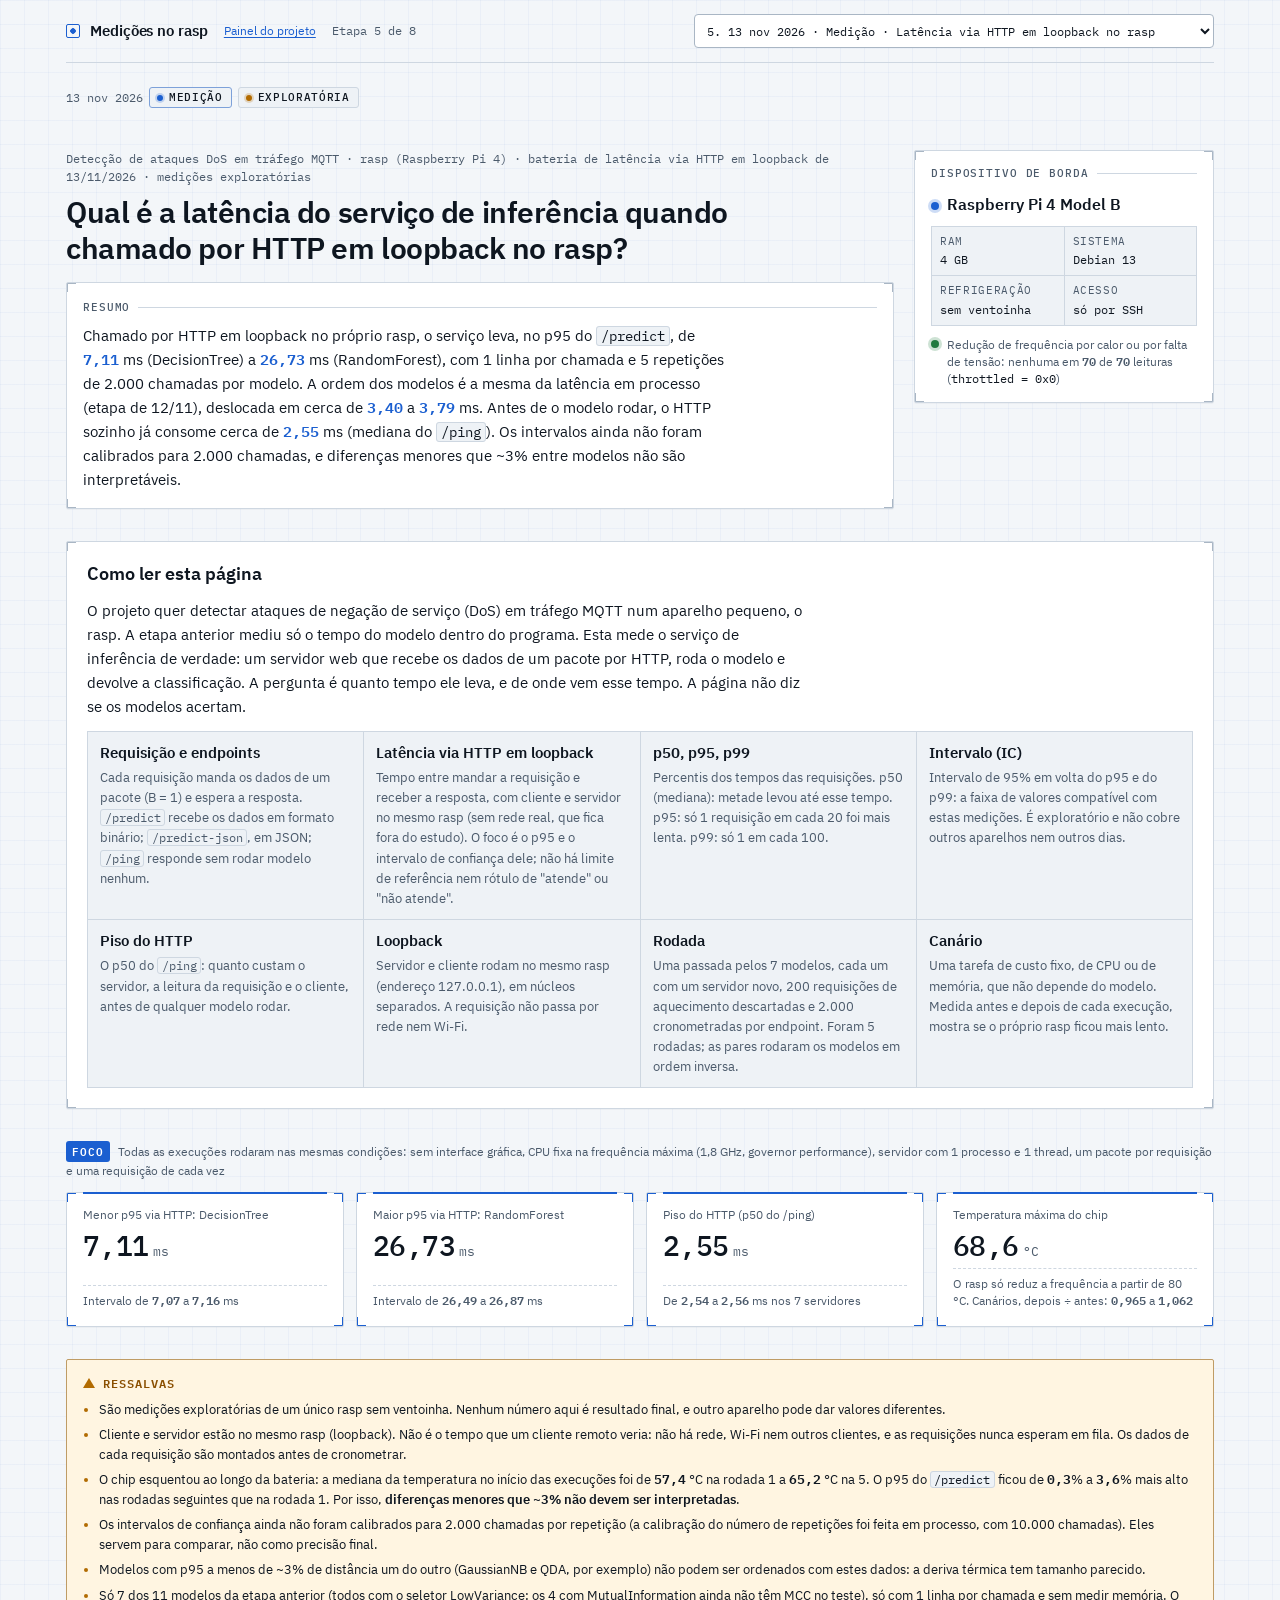
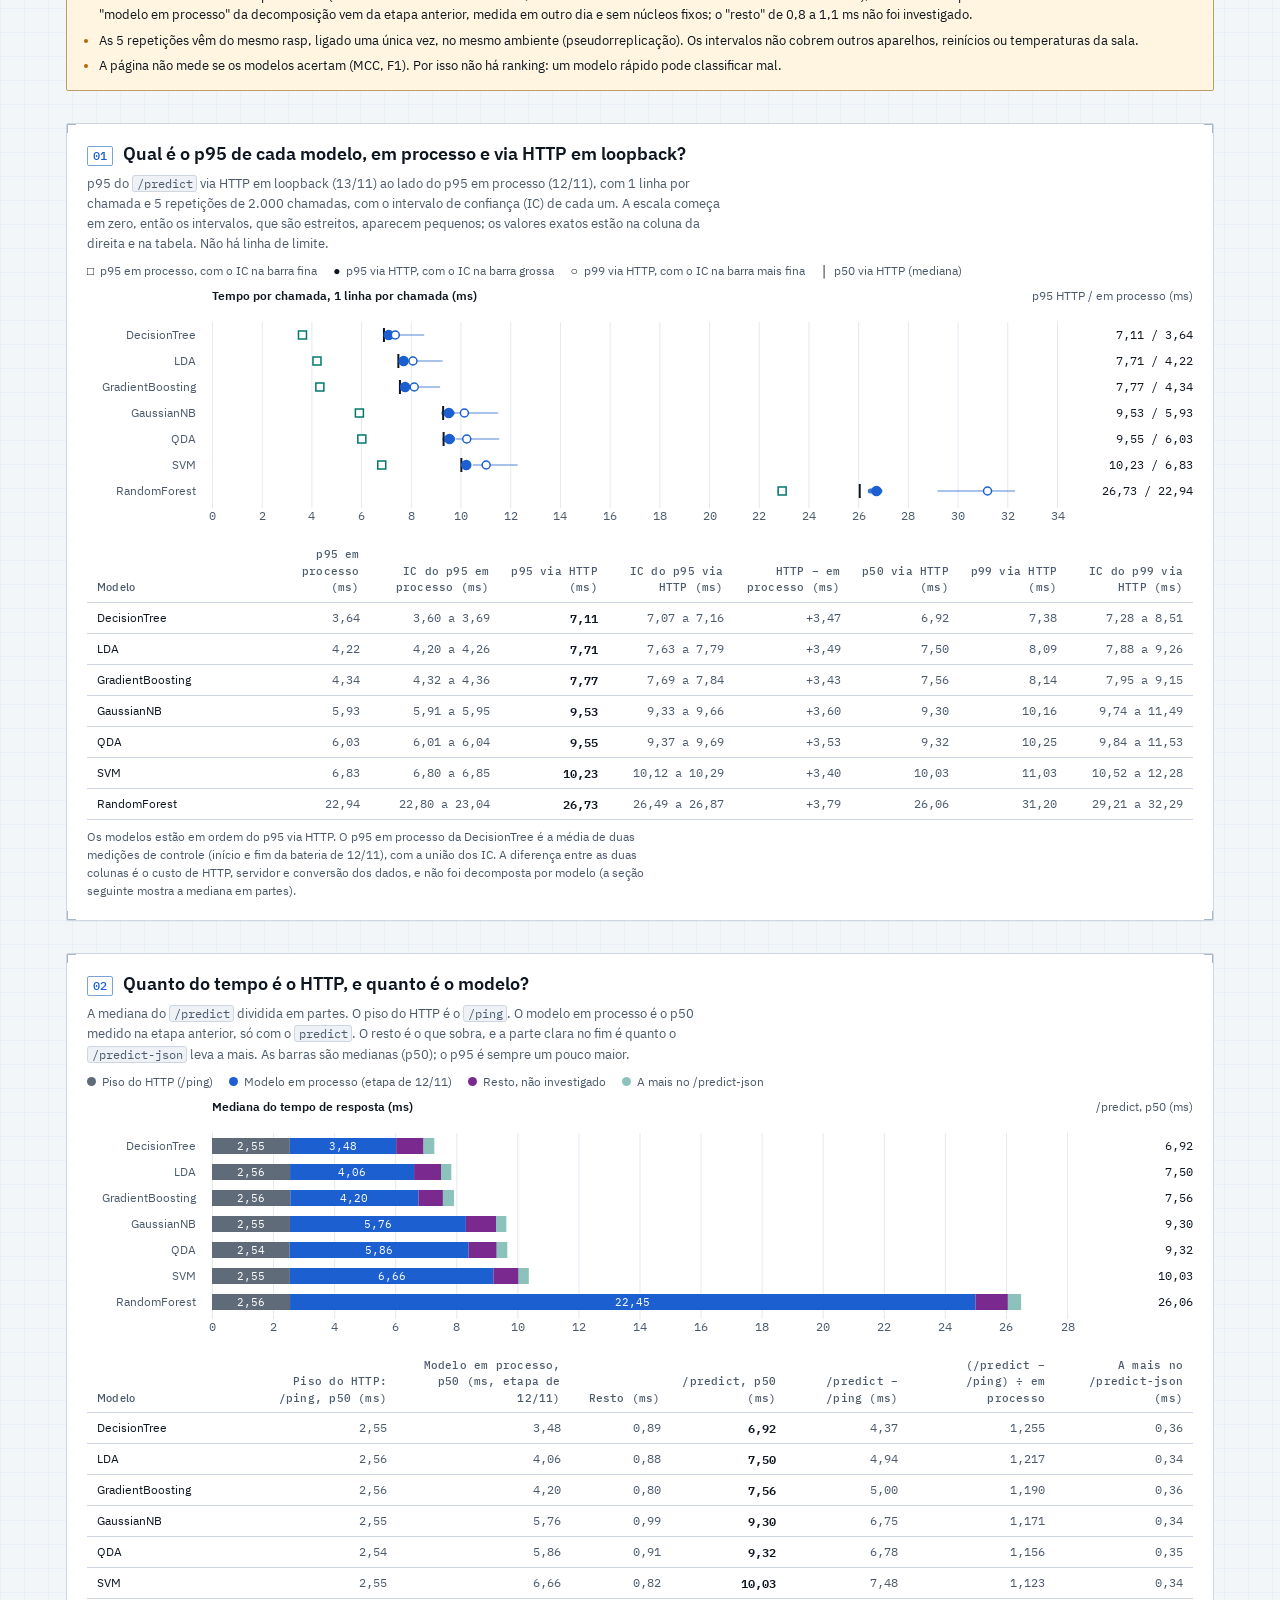
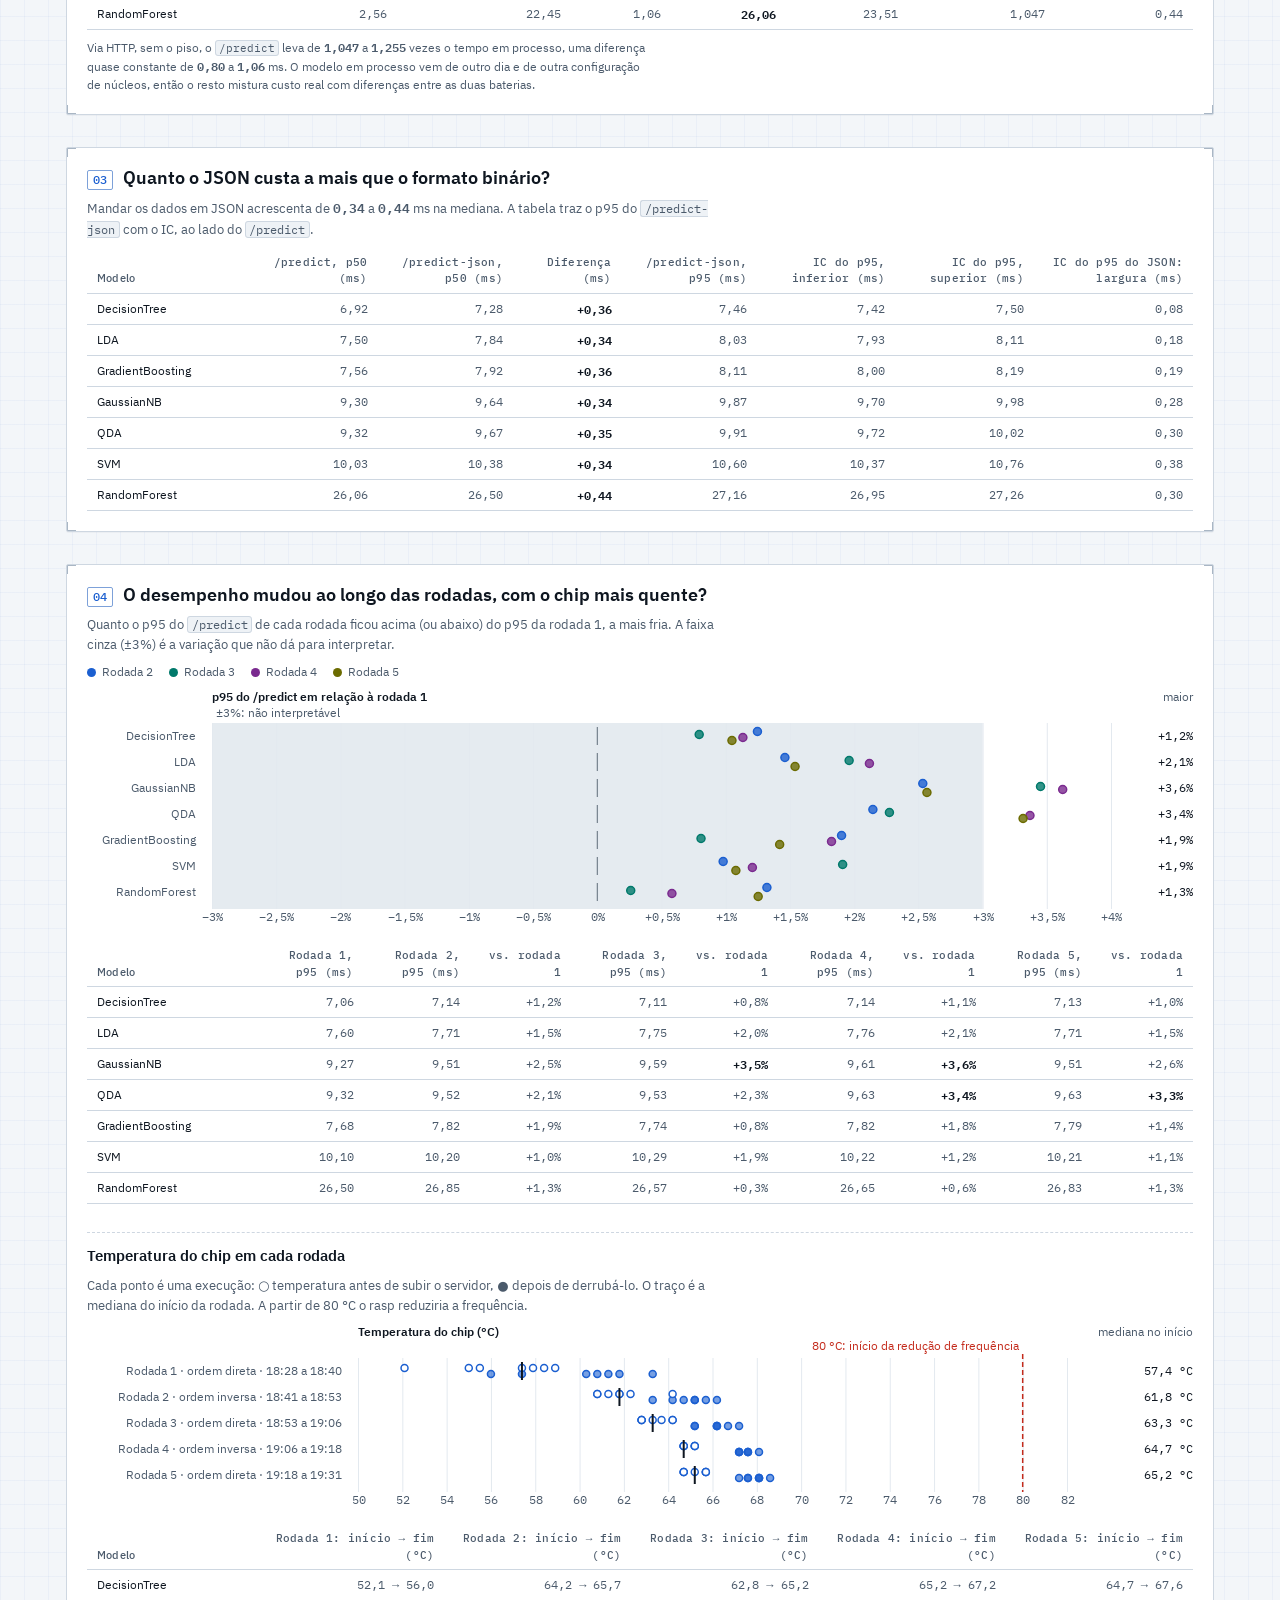
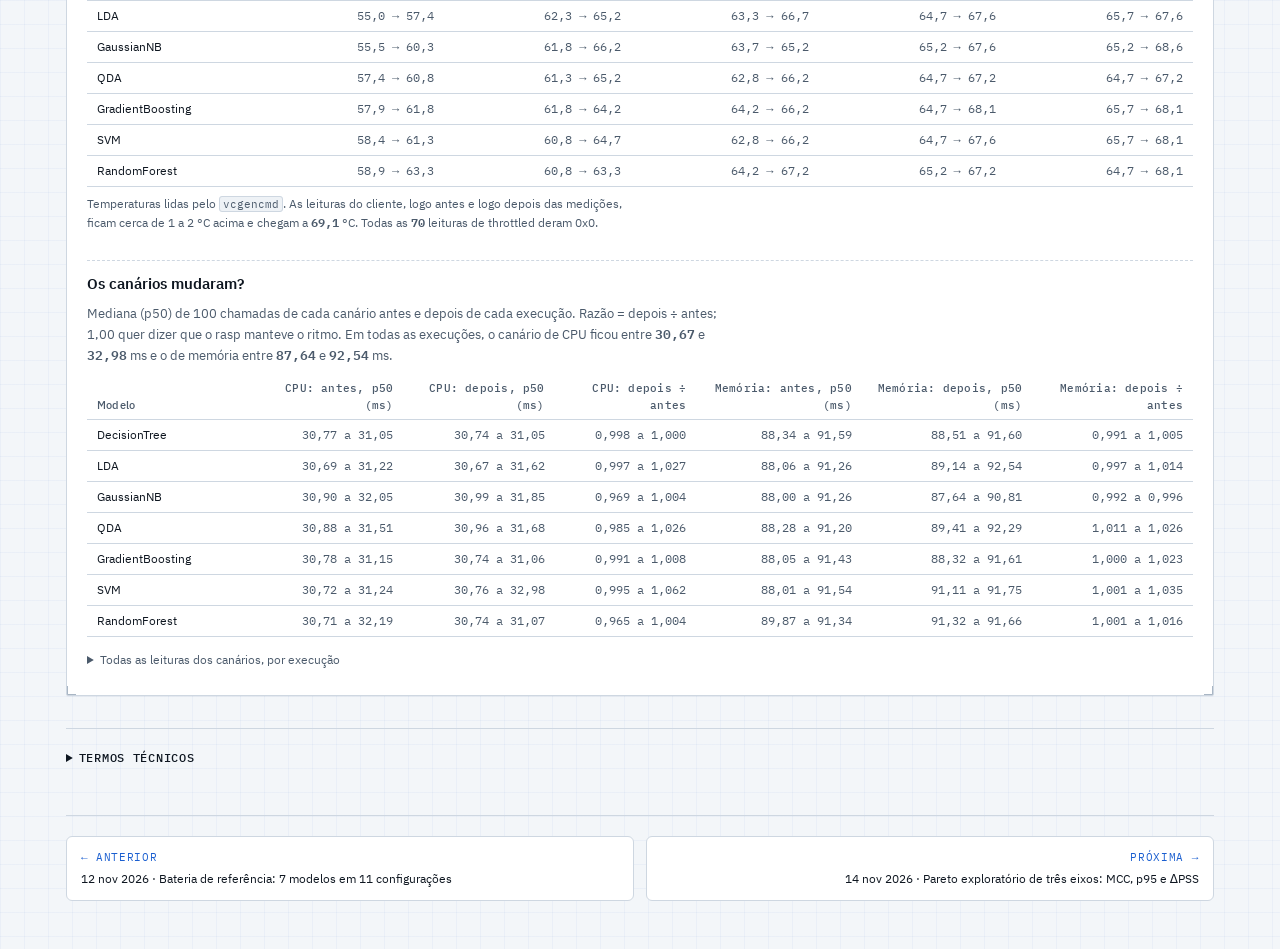
<file: etapas/2026-11-13-latencia-http-loopback/index.html>
<!DOCTYPE html>
<html lang="pt-BR">
<head>
<meta charset="utf-8">
<meta name="viewport" content="width=device-width, initial-scale=1">
<title>Latência via HTTP em loopback · Medições no rasp</title>
<link rel="stylesheet" href="../../assets/estilo.css">
<script src="../../assets/d3.min.js"></script>
<script src="../../assets/dash-shim.js"></script>
</head>
<body data-raiz="../../" data-etapa="2026-11-13-latencia-http-loopback">
<div class="site">
<nav id="site-nav" aria-label="Navegação do site"></nav>
<main>

<div class="lp">
  <p id="etapa-meta"></p>
  <header id="topo" class="lp-topo">
   <div class="lp-topo-texto">
    <p class="lp-kicker">Detecção de ataques DoS em tráfego MQTT · rasp (Raspberry Pi 4) · bateria de latência via HTTP em loopback de 13/11/2026 · medições exploratórias</p>
    <h1 class="lp-titulo">Qual é a latência do serviço de inferência quando chamado por HTTP em loopback no rasp?</h1>
    <div class="lp-resumo-painel">
    <p class="lp-rot">Resumo</p>
    <p class="lp-lede" id="resumo">Chamado por HTTP em loopback no próprio rasp, o serviço leva, no p95 do <code>/predict</code>, de <b class="lp-num" data-draw="num" data-source="resumo" data-field="p95_DecisionTree">—</b> ms (DecisionTree) a <b class="lp-num" data-draw="num" data-source="resumo" data-field="p95_RandomForest">—</b> ms (RandomForest), com 1 linha por chamada e 5 repetições de 2.000 chamadas por modelo. A ordem dos modelos é a mesma da latência em processo (etapa de 12/11), deslocada em cerca de <b class="lp-num" data-draw="num" data-source="resumo" data-field="desl_min">—</b> a <b class="lp-num" data-draw="num" data-source="resumo" data-field="desl_max">—</b> ms. Antes de o modelo rodar, o HTTP sozinho já consome cerca de <b class="lp-num" data-draw="num" data-source="resumo" data-field="piso_med">—</b> ms (mediana do <code>/ping</code>). Os intervalos ainda não foram calibrados para 2.000 chamadas, e diferenças menores que ~3% entre modelos não são interpretáveis.</p>
    </div>
   </div>
   <section class="lp-dispositivo" id="dispositivo" aria-labelledby="dispositivo-rot">
    <p class="lp-rot" id="dispositivo-rot">Dispositivo de borda</p>
    <p class="lp-disp-nome"><span class="lp-led lp-led-acc" aria-hidden="true"></span>Raspberry Pi 4 Model B</p>
    <dl class="lp-disp-specs">
     <div><dt>RAM</dt><dd>4 GB</dd></div>
     <div><dt>Sistema</dt><dd>Debian 13</dd></div>
     <div><dt>Refrigeração</dt><dd>sem ventoinha</dd></div>
     <div><dt>Acesso</dt><dd>só por SSH</dd></div>
    </dl>
    <p class="lp-disp-estado"><span class="lp-led" aria-hidden="true"></span><span>Redução de frequência por calor ou por falta de tensão: nenhuma em <span class="lp-num" data-draw="num" data-source="resumo" data-field="n_ok" data-dec="0">—</span> de <span class="lp-num" data-draw="num" data-source="resumo" data-field="n_leituras" data-dec="0">—</span> leituras (<span class="lp-mono">throttled = 0x0</span>)</span></p>
   </section>
  </header>

  <section class="lp-guia" id="como-ler" aria-labelledby="como-ler-tit">
    <h2 id="como-ler-tit">Como ler esta página</h2>
    <p class="lp-guia-intro">O projeto quer detectar ataques de negação de serviço (DoS) em tráfego MQTT num aparelho pequeno, o rasp. A etapa anterior mediu só o tempo do modelo dentro do programa. Esta mede o serviço de inferência de verdade: um servidor web que recebe os dados de um pacote por HTTP, roda o modelo e devolve a classificação. A pergunta é quanto tempo ele leva, e de onde vem esse tempo. A página não diz se os modelos acertam.</p>
    <dl>
      <div><dt>Requisição e endpoints</dt><dd>Cada requisição manda os dados de um pacote (B = 1) e espera a resposta. <code>/predict</code> recebe os dados em formato binário; <code>/predict-json</code>, em JSON; <code>/ping</code> responde sem rodar modelo nenhum.</dd></div>
      <div><dt>Latência via HTTP em loopback</dt><dd>Tempo entre mandar a requisição e receber a resposta, com cliente e servidor no mesmo rasp (sem rede real, que fica fora do estudo). O foco é o p95 e o intervalo de confiança dele; não há limite de referência nem rótulo de "atende" ou "não atende".</dd></div>
      <div><dt>p50, p95, p99</dt><dd>Percentis dos tempos das requisições. p50 (mediana): metade levou até esse tempo. p95: só 1 requisição em cada 20 foi mais lenta. p99: só 1 em cada 100.</dd></div>
      <div><dt>Intervalo (IC)</dt><dd>Intervalo de 95% em volta do p95 e do p99: a faixa de valores compatível com estas medições. É exploratório e não cobre outros aparelhos nem outros dias.</dd></div>
      <div><dt>Piso do HTTP</dt><dd>O p50 do <code>/ping</code>: quanto custam o servidor, a leitura da requisição e o cliente, antes de qualquer modelo rodar.</dd></div>
      <div><dt>Loopback</dt><dd>Servidor e cliente rodam no mesmo rasp (endereço 127.0.0.1), em núcleos separados. A requisição não passa por rede nem Wi-Fi.</dd></div>
      <div><dt>Rodada</dt><dd>Uma passada pelos 7 modelos, cada um com um servidor novo, 200 requisições de aquecimento descartadas e 2.000 cronometradas por endpoint. Foram 5 rodadas; as pares rodaram os modelos em ordem inversa.</dd></div>
      <div><dt>Canário</dt><dd>Uma tarefa de custo fixo, de CPU ou de memória, que não depende do modelo. Medida antes e depois de cada execução, mostra se o próprio rasp ficou mais lento.</dd></div>
    </dl>
  </section>

  <section id="foco" class="lp-sec">
    <p class="lp-foco-rot">Todas as execuções rodaram nas mesmas condições: sem interface gráfica, CPU fixa na frequência máxima (1,8 GHz, governor performance), servidor com 1 processo e 1 thread, um pacote por requisição e uma requisição de cada vez</p>
    <div class="lp-tiles">
      <div class="lp-card">
        <span class="lp-card-rot">Menor p95 via HTTP: DecisionTree</span>
        <span class="lp-card-val"><span data-draw="num" data-source="resumo" data-field="p95_DecisionTree">—</span><span class="lp-card-un">ms</span></span>
        <span class="lp-card-sub">Intervalo de <span class="lp-num" data-draw="num" data-source="resumo" data-field="ic_inf_DecisionTree">—</span> a <span class="lp-num" data-draw="num" data-source="resumo" data-field="ic_sup_DecisionTree">—</span> ms</span>
      </div>
      <div class="lp-card">
        <span class="lp-card-rot">Maior p95 via HTTP: RandomForest</span>
        <span class="lp-card-val"><span data-draw="num" data-source="resumo" data-field="p95_RandomForest">—</span><span class="lp-card-un">ms</span></span>
        <span class="lp-card-sub">Intervalo de <span class="lp-num" data-draw="num" data-source="resumo" data-field="ic_inf_RandomForest">—</span> a <span class="lp-num" data-draw="num" data-source="resumo" data-field="ic_sup_RandomForest">—</span> ms</span>
      </div>
      <div class="lp-card">
        <span class="lp-card-rot">Piso do HTTP (p50 do /ping)</span>
        <span class="lp-card-val"><span data-draw="num" data-source="resumo" data-field="piso_med">—</span><span class="lp-card-un">ms</span></span>
        <span class="lp-card-sub">De <span class="lp-num" data-draw="num" data-source="resumo" data-field="piso_min">—</span> a <span class="lp-num" data-draw="num" data-source="resumo" data-field="piso_max">—</span> ms nos 7 servidores</span>
      </div>
      <div class="lp-card">
        <span class="lp-card-rot">Temperatura máxima do chip</span>
        <span class="lp-card-val"><span data-draw="num" data-source="resumo" data-field="temp_max" data-dec="1">—</span><span class="lp-card-un">°C</span></span>
        <span class="lp-card-sub">O rasp só reduz a frequência a partir de 80 °C. Canários, depois ÷ antes: <span class="lp-num" data-draw="num" data-source="resumo" data-field="can_min" data-dec="3">—</span> a <span class="lp-num" data-draw="num" data-source="resumo" data-field="can_max" data-dec="3">—</span></span>
      </div>
    </div>
  </section>

  <aside class="lp-ressalvas" id="ressalvas">
    <h2>Ressalvas</h2>
    <ul>
      <li>São medições exploratórias de um único rasp sem ventoinha. Nenhum número aqui é resultado final, e outro aparelho pode dar valores diferentes.</li>
      <li>Cliente e servidor estão no mesmo rasp (loopback). Não é o tempo que um cliente remoto veria: não há rede, Wi-Fi nem outros clientes, e as requisições nunca esperam em fila. Os dados de cada requisição são montados antes de cronometrar.</li>
      <li>O chip esquentou ao longo da bateria: a mediana da temperatura no início das execuções foi de <span class="lp-num" data-draw="num" data-source="resumo" data-field="temp_r1" data-dec="1">—</span> °C na rodada 1 a <span class="lp-num" data-draw="num" data-source="resumo" data-field="temp_r5" data-dec="1">—</span> °C na 5. O p95 do <code>/predict</code> ficou de <span class="lp-num" data-draw="num" data-source="resumo" data-field="der_min" data-dec="1">—</span>% a <span class="lp-num" data-draw="num" data-source="resumo" data-field="der_max" data-dec="1">—</span>% mais alto nas rodadas seguintes que na rodada 1. Por isso, <b>diferenças menores que ~3% não devem ser interpretadas</b>.</li>
      <li>Os intervalos de confiança ainda não foram calibrados para 2.000 chamadas por repetição (a calibração do número de repetições foi feita em processo, com 10.000 chamadas). Eles servem para comparar, não como precisão final.</li>
      <li>Modelos com p95 a menos de ~3% de distância um do outro (GaussianNB e QDA, por exemplo) não podem ser ordenados com estes dados: a deriva térmica tem tamanho parecido.</li>
      <li>Só 7 dos 11 modelos da etapa anterior (todos com o seletor LowVariance; os 4 com MutualInformation ainda não têm MCC no teste), só com 1 linha por chamada e sem medir memória. O "modelo em processo" da decomposição vem da etapa anterior, medida em outro dia e sem núcleos fixos; o "resto" de 0,8 a 1,1 ms não foi investigado.</li>
      <li>As 5 repetições vêm do mesmo rasp, ligado uma única vez, no mesmo ambiente (pseudorreplicação). Os intervalos não cobrem outros aparelhos, reinícios ou temperaturas da sala.</li>
      <li>A página não mede se os modelos acertam (MCC, F1). Por isso não há ranking: um modelo rápido pode classificar mal.</li>
    </ul>
  </aside>

  <section id="p95" class="lp-sec">
    <h2>Qual é o p95 de cada modelo, em processo e via HTTP em loopback?</h2>
    <p class="lp-pergunta">p95 do <code>/predict</code> via HTTP em loopback (13/11) ao lado do p95 em processo (12/11), com 1 linha por chamada e 5 repetições de 2.000 chamadas, com o intervalo de confiança (IC) de cada um. A escala começa em zero, então os intervalos, que são estreitos, aparecem pequenos; os valores exatos estão na coluna da direita e na tabela. Não há linha de limite.</p>
    <ul class="lp-legenda" aria-label="Marcas do gráfico">
      <li><span class="lp-mk">□</span>p95 em processo, com o IC na barra fina</li>
      <li><span class="lp-mk">●</span>p95 via HTTP, com o IC na barra grossa</li>
      <li><span class="lp-mk">○</span>p99 via HTTP, com o IC na barra mais fina</li>
      <li><span class="lp-mk">│</span>p50 via HTTP (mediana)</li>
    </ul>
    <div class="lp-chart" style="min-height:0" data-draw="p95" data-source="latencia"></div>
    <div class="lp-tabela-rolagem" data-draw="tab-p95" data-source="latencia"></div>
    <p class="lp-nota">Os modelos estão em ordem do p95 via HTTP. O p95 em processo da DecisionTree é a média de duas medições de controle (início e fim da bateria de 12/11), com a união dos IC. A diferença entre as duas colunas é o custo de HTTP, servidor e conversão dos dados, e não foi decomposta por modelo (a seção seguinte mostra a mediana em partes).</p>
  </section>

  <section id="orcamento" class="lp-sec">
    <h2>Quanto do tempo é o HTTP, e quanto é o modelo?</h2>
    <p class="lp-pergunta">A mediana do <code>/predict</code> dividida em partes. O piso do HTTP é o <code>/ping</code>. O modelo em processo é o p50 medido na etapa anterior, só com o <code>predict</code>. O resto é o que sobra, e a parte clara no fim é quanto o <code>/predict-json</code> leva a mais. As barras são medianas (p50); o p95 é sempre um pouco maior.</p>
    <ul class="lp-legenda" aria-label="Partes da barra">
      <li><span class="lp-sw" style="background:var(--cds-chart-muted)"></span>Piso do HTTP (/ping)</li>
      <li><span class="lp-sw" data-g="0"></span>Modelo em processo (etapa de 12/11)</li>
      <li><span class="lp-sw" data-g="2"></span>Resto, não investigado</li>
      <li><span class="lp-sw lp-sw-claro" data-g="1"></span>A mais no /predict-json</li>
    </ul>
    <div class="lp-chart" style="min-height:0" data-draw="orcamento" data-source="latencia"></div>
    <div class="lp-tabela-rolagem" data-draw="tab-orcamento" data-source="latencia"></div>
    <p class="lp-nota">Via HTTP, sem o piso, o <code>/predict</code> leva de <b class="lp-num" data-draw="num" data-source="resumo" data-field="razao_min" data-dec="3">—</b> a <b class="lp-num" data-draw="num" data-source="resumo" data-field="razao_max" data-dec="3">—</b> vezes o tempo em processo, uma diferença quase constante de <b class="lp-num" data-draw="num" data-source="resumo" data-field="resto_min">—</b> a <b class="lp-num" data-draw="num" data-source="resumo" data-field="resto_max">—</b> ms. O modelo em processo vem de outro dia e de outra configuração de núcleos, então o resto mistura custo real com diferenças entre as duas baterias.</p>
  </section>

  <section id="json" class="lp-sec">
    <h2>Quanto o JSON custa a mais que o formato binário?</h2>
    <p class="lp-pergunta">Mandar os dados em JSON acrescenta de <b class="lp-num" data-draw="num" data-source="resumo" data-field="json_min">—</b> a <b class="lp-num" data-draw="num" data-source="resumo" data-field="json_max">—</b> ms na mediana. A tabela traz o p95 do <code>/predict-json</code> com o IC, ao lado do <code>/predict</code>.</p>
    <div class="lp-tabela-rolagem" data-draw="tab-json" data-source="latencia"></div>
  </section>

  <section id="rodadas" class="lp-sec">
    <h2>O desempenho mudou ao longo das rodadas, com o chip mais quente?</h2>
    <p class="lp-pergunta">Quanto o p95 do <code>/predict</code> de cada rodada ficou acima (ou abaixo) do p95 da rodada 1, a mais fria. A faixa cinza (±3%) é a variação que não dá para interpretar.</p>
    <ul class="lp-legenda" aria-label="Rodadas">
      <li><span class="lp-sw" data-g="0"></span>Rodada 2</li>
      <li><span class="lp-sw" data-g="1"></span>Rodada 3</li>
      <li><span class="lp-sw" data-g="2"></span>Rodada 4</li>
      <li><span class="lp-sw" data-g="3"></span>Rodada 5</li>
    </ul>
    <div class="lp-chart" style="min-height:0" data-draw="deriva" data-source="deriva"></div>
    <div class="lp-tabela-rolagem" data-draw="tab-deriva" data-source="deriva"></div>

    <h3>Temperatura do chip em cada rodada</h3>
    <p class="lp-pergunta">Cada ponto é uma execução: ○ temperatura antes de subir o servidor, ● depois de derrubá-lo. O traço é a mediana do início da rodada. A partir de 80 °C o rasp reduziria a frequência.</p>
    <div class="lp-chart" style="min-height:0" data-draw="temperatura" data-source="rodadas"></div>
    <div class="lp-tabela-rolagem" data-draw="tab-temperatura" data-source="deriva"></div>
    <p class="lp-nota">Temperaturas lidas pelo <code>vcgencmd</code>. As leituras do cliente, logo antes e logo depois das medições, ficam cerca de 1 a 2 °C acima e chegam a <b class="lp-num" data-draw="num" data-source="resumo" data-field="janela_max" data-dec="1">—</b> °C. Todas as <span class="lp-num" data-draw="num" data-source="resumo" data-field="n_leituras" data-dec="0">—</span> leituras de throttled deram 0x0.</p>

    <h3>Os canários mudaram?</h3>
    <p class="lp-pergunta">Mediana (p50) de 100 chamadas de cada canário antes e depois de cada execução. Razão = depois ÷ antes; 1,00 quer dizer que o rasp manteve o ritmo. Em todas as execuções, o canário de CPU ficou entre <b class="lp-num" data-draw="num" data-source="resumo" data-field="cpu_min">—</b> e <b class="lp-num" data-draw="num" data-source="resumo" data-field="cpu_max">—</b> ms e o de memória entre <b class="lp-num" data-draw="num" data-source="resumo" data-field="mem_min">—</b> e <b class="lp-num" data-draw="num" data-source="resumo" data-field="mem_max">—</b> ms.</p>
    <div class="lp-tabela-rolagem" data-draw="tab-canarios" data-source="canarios"></div>
    <details class="lp-detalhe">
      <summary>Todas as leituras dos canários, por execução</summary>
      <div class="lp-tabela-rolagem" data-draw="tab-canarios-todos" data-source="canarios"></div>
    </details>
  </section>

  <details class="lp-glossario" id="glossario">
    <summary>Termos técnicos</summary>
    <dl>
      <dt>Serviço de inferência</dt><dd>Servidor FastAPI/uvicorn com 1 worker e 1 thread, no núcleo 2 do rasp. O cliente de carga roda no núcleo 3.</dd>
      <dt>Execução</dt><dd>Um modelo numa rodada: servidor novo, 200 requisições de aquecimento descartadas e 2.000 cronometradas em cada endpoint, uma de cada vez, mais 100 chamadas de cada canário antes e depois. São 35 execuções (7 modelos × 5 rodadas).</dd>
      <dt>Latência em processo</dt><dd>O tempo só do <code>predict</code> dentro do programa, medido na etapa de 12/11.</dd>
      <dt>IC exploratório</dt><dd>Intervalo de 95% por bootstrap em dois níveis: sorteia repetições e, dentro delas, blocos de requisições seguidas. No p95, é a união com o IC-t das repetições (o mais largo dos dois); no p99, só o bootstrap.</dd>
      <dt>Piso do HTTP</dt><dd>O p50 do <code>/ping</code>: servidor, leitura do corpo e cliente, sem modelo.</dd>
      <dt>Resto</dt><dd>(<code>/predict</code> − <code>/ping</code>) menos o modelo em processo da etapa anterior. Não foi investigado.</dd>
      <dt>Canário</dt><dd>Chamada de custo conhecido, de CPU ou de memória, que independe do modelo.</dd>
      <dt>throttled</dt><dd>Registro do rasp de redução de frequência por falta de tensão ou por calor; 0x0 = nenhuma. O limite térmico do rasp 4 começa em 80 °C.</dd>
    </dl>
  </details>
</div>

<script>
(function () {
  const L = d3.formatLocale({ decimal: ',', thousands: '.', grouping: [3], currency: ['R$ ', ''] });
  const LP = window.LP = {};
  // Mesmo arredondamento das figuras (valor binário do número): 26,735 aparece como 26,73, como nos CSVs e nos PNGs.
  LP.f = (v, d) => {
    if (v == null || isNaN(+v)) return '—';
    const c = d == null ? 2 : d;
    return L.format(',.' + c + 'f')(+(+v).toFixed(c));
  };
  LP.ms = (v) => LP.f(v, 2);
  LP.pct = (v) => (Math.round(v * 10) > 0 ? '+' : '') + LP.f(v, 1) + '%';
  LP.cor = (g) => (g < 4 && dash.colors && dash.colors[g]) ? dash.colors[g] : 'var(--cds-chart-muted)';
  LP.ok = (el, fontes) => {
    if (fontes.some((d) => d.status !== 'ok' || !d.data)) {
      const p = document.createElement('div'); p.className = 'lp-falha'; p.textContent = 'Falha ao carregar os dados deste gráfico.';
      el.replaceChildren(p); return false;
    }
    return true;
  };
  LP.eixoTexto = (s) => s.selectAll('text').style('fill', 'var(--cds-text-secondary)').style('font-size', 'var(--cds-font-size-caption)').style('font-family', 'var(--font-mono)');
  LP.tip = (host) => {
    const t = document.createElement('div'); t.className = 'lp-tip'; t.hidden = true; host.appendChild(t);
    return {
      show(ev, linhas) {
        t.replaceChildren(...linhas.map((l, i) => { const d = document.createElement('div'); if (i > 0) d.className = 'lp-tip-sec'; d.textContent = l; return d; }));
        t.hidden = false;
        const r = host.getBoundingClientRect();
        let x = ev.clientX - r.left + 12, y = ev.clientY - r.top + 12;
        const w = t.offsetWidth, h = t.offsetHeight;
        if (x + w > r.width) x = Math.max(0, ev.clientX - r.left - w - 12);
        if (y + h > r.height) y = Math.max(0, ev.clientY - r.top - h - 12);
        t.style.left = x + 'px'; t.style.top = y + 'px';
      },
      hide() { t.hidden = true; }
    };
  };
  LP.textW = (svg, textos) => {
    const g = svg.append('g').attr('opacity', 0);
    let m = 0;
    textos.forEach((s) => { const t = g.append('text').text(s); m = Math.max(m, t.node().getComputedTextLength()); });
    g.remove();
    return m;
  };
  /*
    Gráfico de linhas: uma linha por item (rows), um ou mais painéis lado a lado com eixo x próprio,
    e uma coluna de valor opcional à direita. Em tela estreita, o rótulo vai acima da linha.
    o = { aria, rows: [{rot, fam, ...}], panels: [{titulo, tituloCurto, dom, nice, dec, fmt, refs: [{v, rot, rotCurto, cor}], faixa: {de, ate, rot}, marca(svg, row, xs, y, tip)}],
          valor(row) -> {txt, cor}, valorTit, valW }
  */
  LP.linhas = (el, o) => {
    el.replaceChildren();
    const W = Math.max(280, el.clientWidth), estreito = W < 600;
    const svg = d3.select(el).append('svg').attr('width', W).attr('role', 'img').attr('aria-label', o.aria);
    const rowH = estreito ? 38 : 26, topo = 34, ys = [];
    let y = topo;
    o.rows.forEach((r, i) => { if (i && r.fam !== o.rows[i - 1].fam) y += 10; ys.push(y + rowH / 2 + (estreito ? 8 : 0)); y += rowH; });
    const base = y + 4, H = base + 24;
    svg.attr('height', H).attr('viewBox', '0 0 ' + W + ' ' + H);
    const valW = o.valor ? (o.valW || (estreito ? 52 : 76)) : 0;
    const labW = estreito ? 0 : Math.ceil(LP.textW(svg, o.rows.map((r) => r.rot))) + 14;
    const gap = 22, np = o.panels.length, pw = (W - labW - valW - gap * (np - 1)) / np;
    const tip = LP.tip(el);
    o.panels.forEach((p, k) => {
      const x0 = labW + k * (pw + gap), x1 = x0 + pw;
      const xs = d3.scaleLinear().domain(p.dom).range([x0 + 6, x1 - 6]);
      if (p.nice !== false) xs.nice();
      if (p.faixa) {
        svg.append('rect').attr('x', xs(p.faixa.de)).attr('width', xs(p.faixa.ate) - xs(p.faixa.de)).attr('y', topo).attr('height', base - topo)
          .style('fill', 'var(--cds-chart-grid)').style('opacity', 0.9);
        svg.append('text').attr('x', xs(p.faixa.de) + 4).attr('y', topo - 6).text(p.faixa.rot);
      }
      const ax = svg.append('g').attr('transform', 'translate(0,' + base + ')')
        .call(d3.axisBottom(xs).ticks(Math.max(2, Math.floor(pw / 64))).tickFormat(p.fmt || ((v) => LP.f(v, p.dec == null ? 1 : p.dec))).tickSize(-(base - topo)).tickSizeOuter(0));
      ax.select('.domain').remove(); ax.selectAll('.tick line').style('stroke', 'var(--cds-chart-grid)'); LP.eixoTexto(ax);
      svg.append('text').attr('class', 'lp-forte').attr('x', x0 + 6).attr('y', 12).text(estreito && p.tituloCurto || p.titulo);
      (p.refs || []).forEach((rf) => {
        const xr = xs(rf.v), cor = rf.cor || 'var(--cds-chart-reference)';
        svg.append('line').attr('x1', xr).attr('x2', xr).attr('y1', topo - 4).attr('y2', base).style('stroke', cor).style('stroke-width', 1.5).style('stroke-dasharray', '5 3');
        const t = svg.append('text').attr('y', topo - 8).style('fill', cor).text(estreito && rf.rotCurto || rf.rot);
        const tw = t.node().getComputedTextLength();
        if (xr + 4 + tw <= x1) t.attr('x', xr + 4); else t.attr('x', xr - 4).attr('text-anchor', 'end');
      });
      o.rows.forEach((r, i) => p.marca(svg, r, xs, ys[i], tip, estreito));
    });
    // Rótulos por último, com contorno do fundo: em tela estreita ficam sobre a grade.
    o.rows.forEach((r, i) => {
      const t = svg.append('text').text(r.rot).style('pointer-events', 'none')
        .style('paint-order', 'stroke').style('stroke', 'var(--color-panel)').style('stroke-width', 3);
      if (r.cor) t.style('fill', r.cor);
      if (estreito) t.attr('x', 0).attr('y', ys[i] - 13); else t.attr('x', labW - 10).attr('y', ys[i] + 4).attr('text-anchor', 'end');
    });
    if (o.valor) {
      svg.append('text').attr('x', W).attr('y', 12).attr('text-anchor', 'end').text(o.valorTit);
      o.rows.forEach((r, i) => {
        const v = o.valor(r);
        svg.append('text').attr('class', 'lp-val').attr('x', W).attr('y', ys[i] + 4).attr('text-anchor', 'end').style('fill', v.cor || null).text(v.txt);
      });
    }
  };
  // Alvo invisível de uma linha inteira do painel, para o tooltip (os valores também estão na tabela abaixo de cada gráfico).
  LP.alvo = (svg, xs, y, tip, linhas) => {
    const r = xs.range();
    svg.append('rect').attr('x', r[0] - 6).attr('width', r[1] - r[0] + 12).attr('y', y - 10).attr('height', 20).style('fill', 'transparent')
      .on('mousemove', (ev) => tip.show(ev, linhas)).on('mouseleave', () => tip.hide());
  };
  LP.ponto = (svg, x, y, cor, cheio, r) => svg.append('circle').attr('cx', x).attr('cy', y).attr('r', r || 4.5)
    .style('fill', cheio ? cor : 'var(--color-panel)').style('stroke', cor).style('stroke-width', 1.5).style('pointer-events', 'none');
  LP.seg = (svg, xa, xb, y, cor, w, op) => svg.append('line').attr('x1', xa).attr('x2', xb).attr('y1', y).attr('y2', y)
    .style('stroke', cor).style('stroke-width', w).style('stroke-linecap', 'round').style('opacity', op == null ? 1 : op).style('pointer-events', 'none');
  // Tabela de valores exatos: cols = [{tit, f(row) -> texto, cor(row)?, forte(row)?}].
  LP.tabela = (el, cols, rows) => {
    el.replaceChildren();
    const t = d3.select(el).append('table').attr('class', 'lp-tabela');
    t.append('thead').append('tr').selectAll('th').data(cols).join('th').attr('scope', 'col').text((c) => c.tit);
    const tr = t.append('tbody').selectAll('tr').data(rows).join('tr').classed('lp-sep', (r) => !!r.sep);
    cols.forEach((c) => tr.append('td').text((r) => c.f(r)).style('color', (r) => c.cor ? c.cor(r) : null).classed('lp-destaque', (r) => !!(c.forte && c.forte(r))));
  };
})();
</script>

<script>
dash.calc('latencia', {
  title: 'Latências por modelo',
  description: 'Percentis e ICs de /ping, /predict e /predict-json, p95 em processo e decomposição do p50, em ordem do p95 do /predict.',
  inputs: ['agregado', 'decomp', 'processo'],
  fn: (ag, dc, pr) => {
    const g = (m, e) => {
      const a = ag.find((x) => x.modelo === m && x.endpoint === e);
      return { p50: +a.p50_ms, p95: +a.p95_ms, ic95: [+a.p95_ic_inf_ms, +a.p95_ic_sup_ms], p99: +a.p99_ms, ic99: [+a.p99_ic_inf_ms, +a.p99_ic_sup_ms], reps: +a.repeticoes, n: +a.n_por_repeticao };
    };
    return dc.map((d) => {
      const m = {
        modelo: d.modelo, ping: g(d.modelo, 'ping'), predict: g(d.modelo, 'predict'), json: g(d.modelo, 'predict_json'),
        ping_p50: +d.ping_p50_ms, predict_p50: +d.predict_p50_ms, sem_ping: +d.predict_menos_ping_ms,
        em_processo: +d.em_processo_p50_ms, razao: +d.razao_predict_menos_ping_sobre_em_processo,
        json_extra: +d.json_menos_predict_ms,
        proc: (() => { const x = pr.find((r) => r.label === d.modelo); return { p95: +x.p95_ms, ic95: [+x.p95_low_ms, +x.p95_high_ms] }; })()
      };
      m.resto = m.sem_ping - m.em_processo;
      m.dif_http = m.predict.p95 - m.proc.p95;
      return m;
    }).sort((a, b) => a.predict.p95 - b.predict.p95);
  }
});

dash.calc('deriva', {
  title: 'p95 do /predict e temperatura por rodada',
  description: 'p95 de cada rodada, variação em relação à rodada 1 e temperaturas de início e fim, na ordem da rodada 1.',
  inputs: ['reps', 'execucoes'],
  fn: (reps, ex) => {
    const ordem = ex.filter((e) => e.rep === '1').sort((a, b) => a.hora_inicio.localeCompare(b.hora_inicio)).map((e) => e.modelo);
    return ordem.map((m) => {
      const r = reps.find((x) => x.modelo === m && x.endpoint === 'predict');
      const v = [1, 2, 3, 4, 5].map((k) => +r['rep' + k]);
      return {
        modelo: m, rot: m, fam: '', v, d: v.map((x) => (x / v[0] - 1) * 100),
        ex: [1, 2, 3, 4, 5].map((k) => ex.find((e) => e.modelo === m && e.rep === String(k)))
      };
    });
  }
});

dash.calc('rodadas', {
  title: 'Temperaturas por rodada',
  description: 'Execuções de cada rodada em ordem de hora, sentido da ordem e mediana da temperatura no início.',
  inputs: ['execucoes'],
  fn: (ex) => {
    const r1 = ex.filter((e) => e.rep === '1').sort((a, b) => a.hora_inicio.localeCompare(b.hora_inicio))[0].modelo;
    return [1, 2, 3, 4, 5].map((k) => {
      const es = ex.filter((e) => e.rep === String(k)).sort((a, b) => a.hora_inicio.localeCompare(b.hora_inicio));
      const sentido = es[0].modelo === r1 ? 'ordem direta' : 'ordem inversa';
      return { k, rot: 'Rodada ' + k + ' · ' + sentido + ' · ' + es[0].hora_inicio.slice(0, 5) + ' a ' + es[es.length - 1].hora_fim.slice(0, 5), fam: '', es, med: d3.median(es, (e) => +e.temp_inicio_C) };
    });
  }
});

dash.calc('canarios', {
  title: 'Canários por execução',
  description: 'p50 dos canários antes e depois de cada execução; a rodada é a ordem da linha dentro de cada modelo e canário.',
  inputs: ['canarios_csv'],
  fn: (cs) => {
    const cont = {};
    return cs.map((c) => {
      const k = c.modelo + '|' + c.canario; cont[k] = (cont[k] || 0) + 1;
      return { modelo: c.modelo, canario: c.canario, rodada: cont[k], antes: +c.p50_antes_ms, depois: +c.p50_depois_ms, razao: +c.p50_depois_ms / +c.p50_antes_ms };
    });
  }
});

dash.calc('resumo', {
  title: 'Números do topo e das frases',
  description: 'Contagens, faixas e valores por modelo usados no resumo, nos cartões e no texto das seções.',
  inputs: ['latencia', 'deriva', 'rodadas', 'canarios', 'execucoes'],
  fn: (sla, der, rod, can, ex) => {
    const o = { n_total: sla.length };
    sla.forEach((m) => {
      o['p95_' + m.modelo] = m.predict.p95;
      o['ic_inf_' + m.modelo] = m.predict.ic95[0]; o['ic_sup_' + m.modelo] = m.predict.ic95[1];
    });
    o.desl_min = d3.min(sla, (m) => m.dif_http); o.desl_max = d3.max(sla, (m) => m.dif_http);
    o.piso_med = d3.median(sla, (m) => m.ping_p50); o.piso_min = d3.min(sla, (m) => m.ping_p50); o.piso_max = d3.max(sla, (m) => m.ping_p50);
    o.razao_min = d3.min(sla, (m) => m.razao); o.razao_max = d3.max(sla, (m) => m.razao);
    o.resto_min = d3.min(sla, (m) => m.resto); o.resto_max = d3.max(sla, (m) => m.resto);
    o.json_min = d3.min(sla, (m) => m.json_extra); o.json_max = d3.max(sla, (m) => m.json_extra);
    const ds = der.flatMap((r) => r.d.slice(1));
    o.der_min = d3.min(ds); o.der_max = d3.max(ds);
    o.temp_r1 = rod[0].med; o.temp_r5 = rod[4].med;
    o.temp_max = d3.max(ex, (e) => Math.max(+e.temp_inicio_C, +e.temp_fim_C));
    o.janela_max = d3.max(ex, (e) => Math.max(+e.temp_janela_antes_C, +e.temp_janela_depois_C));
    o.n_leituras = ex.length * 2;
    o.n_ok = ex.filter((e) => e.throttled_inicio === '0x0').length + ex.filter((e) => e.throttled_fim === '0x0').length;
    const val = (k) => can.filter((c) => c.canario === k).flatMap((c) => [c.antes, c.depois]);
    o.can_min = d3.min(can, (c) => c.razao); o.can_max = d3.max(can, (c) => c.razao);
    o.cpu_min = d3.min(val('cpu')); o.cpu_max = d3.max(val('cpu')); o.mem_min = d3.min(val('mem')); o.mem_max = d3.max(val('mem'));
    return [o];
  }
});
</script>

<script>
dash.onData(() => {
  document.querySelectorAll('.lp-sw[data-g]').forEach((s) => { s.style.background = LP.cor(+s.dataset.g); });
});

dash.draw('num', (el) => {
  const d = dash.data(el.dataset.source);
  if (d.status !== 'ok' || !d.data || !d.data[0]) { el.textContent = '—'; return; }
  const v = d.data[0][el.dataset.field];
  const dec = el.dataset.dec == null ? 2 : +el.dataset.dec;
  el.textContent = dec < 0 ? v : LP.f(v, dec);
});

/* 1. p95 em processo e via HTTP, com os ICs */
dash.draw('p95', (el) => {
  const S = dash.data('latencia');
  if (!LP.ok(el, [S])) return;
  const dom = [0, 34];
  LP.linhas(el, {
    aria: 'p95 em processo e via HTTP em loopback por modelo, com os intervalos de confiança; p50 e p99 via HTTP. Os valores estão na tabela abaixo.',
    rows: S.data.map((m) => Object.assign({ rot: m.modelo, fam: '' }, m)),
    panels: [{
      titulo: 'Tempo por chamada, 1 linha por chamada (ms)', tituloCurto: 'ms', dom, nice: false, dec: 0,
      marca: (svg, m, xs, y, tip) => {
        const b = m.predict, cor = LP.cor(0), cp = LP.cor(1);
        LP.seg(svg, xs(b.ic99[0]), xs(b.ic99[1]), y, cor, 1.5, 0.5);
        LP.seg(svg, xs(b.ic95[0]), xs(b.ic95[1]), y, cor, 5, 0.85);
        svg.append('line').attr('x1', xs(b.p50)).attr('x2', xs(b.p50)).attr('y1', y - 7).attr('y2', y + 7).style('stroke', 'var(--color-fg)').style('stroke-width', 2);
        LP.ponto(svg, xs(b.p95), y, cor, true);
        LP.ponto(svg, xs(b.p99), y, cor, false, 4);
        LP.seg(svg, xs(m.proc.ic95[0]), xs(m.proc.ic95[1]), y, cp, 2.5, 0.9);
        svg.append('rect').attr('x', xs(m.proc.p95) - 4).attr('y', y - 4).attr('width', 8).attr('height', 8).style('fill', 'var(--color-panel)').style('stroke', cp).style('stroke-width', 1.5).style('pointer-events', 'none');
        LP.alvo(svg, xs, y, tip, [m.modelo, 'HTTP: p50 ' + LP.ms(b.p50) + ' · p95 ' + LP.ms(b.p95) + ' · p99 ' + LP.ms(b.p99) + ' ms', 'em processo: p95 ' + LP.ms(m.proc.p95) + ' ms']);
      }
    }],
    valorTit: 'p95 HTTP / em processo (ms)',
    valW: 130,
    valor: (m) => ({ txt: LP.ms(m.predict.p95) + ' / ' + LP.ms(m.proc.p95) })
  });
});

dash.draw('tab-p95', (el) => {
  const S = dash.data('latencia');
  if (!LP.ok(el, [S])) return;
  LP.tabela(el, [
    { tit: 'Modelo', f: (m) => m.modelo },
    { tit: 'p95 em processo (ms)', f: (m) => LP.ms(m.proc.p95) },
    { tit: 'IC do p95 em processo (ms)', f: (m) => LP.ms(m.proc.ic95[0]) + ' a ' + LP.ms(m.proc.ic95[1]) },
    { tit: 'p95 via HTTP (ms)', f: (m) => LP.ms(m.predict.p95), forte: () => true },
    { tit: 'IC do p95 via HTTP (ms)', f: (m) => LP.ms(m.predict.ic95[0]) + ' a ' + LP.ms(m.predict.ic95[1]) },
    { tit: 'HTTP − em processo (ms)', f: (m) => '+' + LP.ms(m.dif_http) },
    { tit: 'p50 via HTTP (ms)', f: (m) => LP.ms(m.predict.p50) },
    { tit: 'p99 via HTTP (ms)', f: (m) => LP.ms(m.predict.p99) },
    { tit: 'IC do p99 via HTTP (ms)', f: (m) => LP.ms(m.predict.ic99[0]) + ' a ' + LP.ms(m.predict.ic99[1]) }
  ], S.data);
});

/* 2. Orçamento: o p50 do /predict em partes */
dash.draw('orcamento', (el) => {
  const S = dash.data('latencia');
  if (!LP.ok(el, [S])) return;
  const partes = (m) => [
    { v: m.ping_p50, cor: 'var(--cds-chart-muted)', op: 1 },
    { v: m.em_processo, cor: LP.cor(0), op: 1 },
    { v: m.resto, cor: LP.cor(2), op: 1 },
    { v: m.json_extra, cor: LP.cor(1), op: 0.45 }
  ];
  LP.linhas(el, {
    aria: 'Mediana do /predict de cada modelo dividida em piso do HTTP, modelo em processo e resto, mais o acréscimo do /predict-json. Os valores estão na tabela abaixo.',
    rows: S.data.map((m) => Object.assign({ rot: m.modelo, fam: '' }, m)),
    panels: [{
      titulo: 'Mediana do tempo de resposta (ms)', tituloCurto: 'p50 (ms)', dom: [0, d3.max(S.data, (m) => m.json.p50) * 1.02], dec: 0,
      marca: (svg, m, xs, y, tip) => {
        let acc = 0;
        partes(m).forEach((p, i) => {
          const xa = xs(acc), xb = xs(acc + p.v); acc += p.v;
          svg.append('rect').attr('x', xa).attr('width', Math.max(0.5, xb - xa)).attr('y', y - 8).attr('height', 16)
            .style('fill', p.cor).style('opacity', p.op).style('pointer-events', 'none');
          if (i === 3) return;
          const t = svg.append('text').attr('x', (xa + xb) / 2).attr('y', y + 4).attr('text-anchor', 'middle')
            .style('fill', 'var(--color-panel)').style('font-family', 'var(--font-mono)').style('font-size', 'var(--cds-font-size-micro)').text(LP.ms(p.v));
          if (t.node().getComputedTextLength() + 6 > xb - xa) t.remove();
        });
        LP.alvo(svg, xs, y, tip, [m.modelo, 'piso ' + LP.ms(m.ping_p50) + ' + modelo ' + LP.ms(m.em_processo) + ' + resto ' + LP.ms(m.resto) + ' = ' + LP.ms(m.predict_p50) + ' ms', 'JSON: +' + LP.ms(m.json_extra) + ' ms']);
      }
    }],
    valorTit: '/predict, p50 (ms)',
    valW: 120,
    valor: (m) => ({ txt: LP.ms(m.predict_p50) })
  });
});

dash.draw('tab-orcamento', (el) => {
  const S = dash.data('latencia');
  if (!LP.ok(el, [S])) return;
  LP.tabela(el, [
    { tit: 'Modelo', f: (m) => m.modelo },
    { tit: 'Piso do HTTP: /ping, p50 (ms)', f: (m) => LP.ms(m.ping_p50) },
    { tit: 'Modelo em processo, p50 (ms, etapa de 12/11)', f: (m) => LP.ms(m.em_processo) },
    { tit: 'Resto (ms)', f: (m) => LP.ms(m.resto) },
    { tit: '/predict, p50 (ms)', f: (m) => LP.ms(m.predict_p50), forte: () => true },
    { tit: '/predict − /ping (ms)', f: (m) => LP.ms(m.sem_ping) },
    { tit: '(/predict − /ping) ÷ em processo', f: (m) => LP.f(m.razao, 3) },
    { tit: 'A mais no /predict-json (ms)', f: (m) => LP.ms(m.json_extra) }
  ], S.data);
});

/* 3. JSON: custo a mais do /predict-json */
dash.draw('tab-json', (el) => {
  const S = dash.data('latencia');
  if (!LP.ok(el, [S])) return;
  LP.tabela(el, [
    { tit: 'Modelo', f: (m) => m.modelo },
    { tit: '/predict, p50 (ms)', f: (m) => LP.ms(m.predict_p50) },
    { tit: '/predict-json, p50 (ms)', f: (m) => LP.ms(m.json.p50) },
    { tit: 'Diferença (ms)', f: (m) => '+' + LP.ms(m.json_extra), forte: () => true },
    { tit: '/predict-json, p95 (ms)', f: (m) => LP.ms(m.json.p95) },
    { tit: 'IC do p95, inferior (ms)', f: (m) => LP.ms(m.json.ic95[0]) },
    { tit: 'IC do p95, superior (ms)', f: (m) => LP.ms(m.json.ic95[1]) },
    { tit: 'IC do p95 do JSON: largura (ms)', f: (m) => LP.ms(m.json.ic95[1] - m.json.ic95[0]) }
  ], S.data);
});

/* 4a. Deriva do p95 em relação à rodada 1 */
dash.draw('deriva', (el) => {
  const D = dash.data('deriva');
  if (!LP.ok(el, [D])) return;
  LP.linhas(el, {
    aria: 'Variação do p95 do /predict de cada rodada em relação à rodada 1, por modelo, com a faixa de ±3%. Os valores estão na tabela abaixo.',
    rows: D.data,
    panels: [{
      titulo: 'p95 do /predict em relação à rodada 1', tituloCurto: 'p95 vs. rodada 1', dom: [-3, 4], nice: false,
      fmt: (v) => (v > 0 ? '+' : '') + LP.f(v, Number.isInteger(v) ? 0 : 1) + '%',
      faixa: { de: -3, ate: 3, rot: '±3%: não interpretável' },
      marca: (svg, r, xs, y, tip) => {
        svg.append('line').attr('x1', xs(0)).attr('x2', xs(0)).attr('y1', y - 9).attr('y2', y + 9).style('stroke', 'var(--cds-chart-reference)');
        [1, 2, 3, 4].forEach((k) => LP.ponto(svg, xs(r.d[k]), y + (k - 2.5) * 3, LP.cor(k - 1), true, 4).style('fill-opacity', 0.8));
        LP.alvo(svg, xs, y, tip, [r.modelo, r.d.slice(1).map((v, i) => 'rodada ' + (i + 2) + ': ' + LP.pct(v)).join(' · ')]);
      }
    }],
    valorTit: 'maior',
    valor: (r) => ({ txt: LP.pct(d3.max(r.d.slice(1))) })
  });
});

dash.draw('tab-deriva', (el) => {
  const D = dash.data('deriva');
  if (!LP.ok(el, [D])) return;
  const cols = [{ tit: 'Modelo', f: (r) => r.modelo }, { tit: 'Rodada 1, p95 (ms)', f: (r) => LP.ms(r.v[0]) }];
  [1, 2, 3, 4].forEach((k) => cols.push(
    { tit: 'Rodada ' + (k + 1) + ', p95 (ms)', f: (r) => LP.ms(r.v[k]) },
    { tit: 'vs. rodada 1', f: (r) => LP.pct(r.d[k]), forte: (r) => Math.abs(r.d[k]) >= 3 }
  ));
  LP.tabela(el, cols, D.data);
});

/* 4b. Temperatura por rodada */
dash.draw('temperatura', (el) => {
  const R = dash.data('rodadas');
  if (!LP.ok(el, [R])) return;
  LP.linhas(el, {
    aria: 'Temperatura do chip antes e depois de cada execução, por rodada, com o limite térmico de 80 °C. Os valores estão na tabela abaixo.',
    rows: R.data,
    panels: [{
      titulo: 'Temperatura do chip (°C)', dom: [50, 82], nice: false, dec: 0,
      refs: [{ v: 80, rot: '80 °C: início da redução de frequência', rotCurto: '80 °C', cor: 'var(--cds-chart-status-critical)' }],
      marca: (svg, r, xs, y, tip) => {
        const cor = LP.cor(0);
        r.es.forEach((e) => { LP.ponto(svg, xs(+e.temp_inicio_C), y - 3, cor, false, 3.5); LP.ponto(svg, xs(+e.temp_fim_C), y + 3, cor, true, 3.5).style('fill-opacity', 0.6); });
        svg.append('line').attr('x1', xs(r.med)).attr('x2', xs(r.med)).attr('y1', y - 9).attr('y2', y + 9).style('stroke', 'var(--color-fg)').style('stroke-width', 2);
        LP.alvo(svg, xs, y, tip, ['Rodada ' + r.k, r.es.map((e) => e.modelo + ' ' + LP.f(+e.temp_inicio_C, 1) + ' → ' + LP.f(+e.temp_fim_C, 1)).join(' · ')]);
      }
    }],
    valorTit: 'mediana no início',
    valW: 120,
    valor: (r) => ({ txt: LP.f(r.med, 1) + ' °C' })
  });
});

dash.draw('tab-temperatura', (el) => {
  const D = dash.data('deriva');
  if (!LP.ok(el, [D])) return;
  const cols = [{ tit: 'Modelo', f: (r) => r.modelo }];
  [0, 1, 2, 3, 4].forEach((k) => cols.push({ tit: 'Rodada ' + (k + 1) + ': início → fim (°C)', f: (r) => LP.f(+r.ex[k].temp_inicio_C, 1) + ' → ' + LP.f(+r.ex[k].temp_fim_C, 1) }));
  LP.tabela(el, cols, D.data);
});

/* 4c. Canários */
dash.draw('tab-canarios', (el) => {
  const C = dash.data('canarios'), D = dash.data('deriva');
  if (!LP.ok(el, [C, D])) return;
  const faixa = (vs, d) => LP.f(d3.min(vs), d) + ' a ' + LP.f(d3.max(vs), d);
  const linhas = D.data.map((r) => {
    const de = (k) => C.data.filter((c) => c.modelo === r.modelo && c.canario === k);
    return { modelo: r.modelo, cpu: de('cpu'), mem: de('mem') };
  });
  const cols = [{ tit: 'Modelo', f: (r) => r.modelo }];
  [['cpu', 'CPU'], ['mem', 'Memória']].forEach(([k, n]) => cols.push(
    { tit: n + ': antes, p50 (ms)', f: (r) => faixa(r[k].map((c) => c.antes), 2) },
    { tit: n + ': depois, p50 (ms)', f: (r) => faixa(r[k].map((c) => c.depois), 2) },
    { tit: n + ': depois ÷ antes', f: (r) => faixa(r[k].map((c) => c.razao), 3) }
  ));
  LP.tabela(el, cols, linhas);
});

dash.draw('tab-canarios-todos', (el) => {
  const C = dash.data('canarios');
  if (!LP.ok(el, [C])) return;
  const rows = C.data.slice().sort((a, b) => a.modelo.localeCompare(b.modelo) || a.canario.localeCompare(b.canario) || a.rodada - b.rodada);
  LP.tabela(el, [
    { tit: 'Modelo', f: (c) => c.modelo }, { tit: 'Canário', f: (c) => c.canario === 'cpu' ? 'CPU' : 'Memória' },
    { tit: 'Rodada', f: (c) => c.rodada }, { tit: 'Antes, p50 (ms)', f: (c) => LP.ms(c.antes) },
    { tit: 'Depois, p50 (ms)', f: (c) => LP.ms(c.depois) }, { tit: 'Depois ÷ antes', f: (c) => LP.f(c.razao, 3) }
  ], rows);
});
</script>

</main>
<nav id="site-pager" aria-label="Etapa anterior e próxima"></nav>
</div>
<!-- Dados agregados da medição (sem a duração de cada requisição) -->
<script type="text/csv" id="csv-agregado">
modelo,endpoint,repeticoes,n_por_repeticao,p50_ms,p95_ms,p95_ic_inf_ms,p95_ic_sup_ms,p99_ms,p99_ic_inf_ms,p99_ic_sup_ms,autocorrelacao_lag1_media
DecisionTree,ping,5,2000,2.548,2.632,2.599,2.658,2.806,2.736,3.184,0.439
DecisionTree,predict,5,2000,6.919,7.111,7.073,7.161,7.376,7.28,8.514,0.521
DecisionTree,predict_json,5,2000,7.28,7.459,7.42,7.498,7.71,7.586,8.858,0.513
LDA,ping,5,2000,2.557,2.641,2.607,2.664,2.827,2.75,3.258,0.554
LDA,predict,5,2000,7.499,7.71,7.627,7.785,8.086,7.88,9.255,0.487
LDA,predict_json,5,2000,7.838,8.031,7.932,8.109,8.421,8.221,9.589,0.475
GaussianNB,ping,5,2000,2.553,2.637,2.588,2.672,2.816,2.743,3.183,0.503
GaussianNB,predict,5,2000,9.3,9.528,9.331,9.665,10.156,9.743,11.487,0.432
GaussianNB,predict_json,5,2000,9.637,9.872,9.697,9.98,10.285,10.035,11.884,0.495
QDA,ping,5,2000,2.541,2.621,2.583,2.649,2.809,2.733,3.225,0.433
QDA,predict,5,2000,9.319,9.555,9.369,9.685,10.25,9.84,11.534,0.414
QDA,predict_json,5,2000,9.671,9.912,9.72,10.019,10.474,10.107,11.863,0.443
GradientBoosting,ping,5,2000,2.564,2.647,2.596,2.687,2.806,2.742,3.276,0.58
GradientBoosting,predict,5,2000,7.562,7.77,7.692,7.843,8.138,7.948,9.153,0.49
GradientBoosting,predict_json,5,2000,7.924,8.107,8.0,8.192,8.444,8.244,9.753,0.473
SVM,ping,5,2000,2.551,2.631,2.594,2.666,2.816,2.735,3.232,0.475
SVM,predict,5,2000,10.033,10.231,10.121,10.293,11.032,10.518,12.277,0.402
SVM,predict_json,5,2000,10.375,10.598,10.374,10.756,11.282,10.8,12.522,0.438
RandomForest,ping,5,2000,2.556,2.639,2.592,2.685,2.79,2.738,3.182,0.406
RandomForest,predict,5,2000,26.062,26.735,26.487,26.874,31.205,29.211,32.287,0.035
RandomForest,predict_json,5,2000,26.498,27.157,26.954,27.256,31.317,29.155,32.571,0.456
</script>
<script type="text/csv" id="csv-decomp">
modelo,ping_p50_ms,predict_p50_ms,predict_menos_ping_ms,em_processo_p50_ms,razao_predict_menos_ping_sobre_em_processo,json_menos_predict_ms
DecisionTree,2.548,6.919,4.371,3.483,1.255,0.361
LDA,2.557,7.499,4.942,4.061,1.217,0.338
GaussianNB,2.553,9.3,6.748,5.761,1.171,0.337
QDA,2.541,9.319,6.778,5.863,1.156,0.352
GradientBoosting,2.564,7.562,4.997,4.198,1.19,0.362
SVM,2.551,10.033,7.482,6.663,1.123,0.342
RandomForest,2.556,26.062,23.506,22.448,1.047,0.436
</script>
<script type="text/csv" id="csv-processo">
label,p95_ms,p95_low_ms,p95_high_ms
DecisionTree,3.64055,3.595,3.6889
LDA,4.2236,4.1977,4.2552
GaussianNB,5.9305,5.9085,5.9496
QDA,6.0292,6.0114,6.0436
GradientBoosting,4.3406,4.3182,4.3609
SVM,6.8303,6.7957,6.8545
RandomForest,22.9412,22.8029,23.0444
</script>
<script type="text/csv" id="csv-reps">
modelo,endpoint,rep1,rep2,rep3,rep4,rep5
DecisionTree,ping,2.597,2.631,2.62,2.631,2.664
DecisionTree,predict,7.057,7.145,7.113,7.137,7.131
DecisionTree,predict_json,7.409,7.457,7.495,7.462,7.471
LDA,ping,2.598,2.651,2.644,2.655,2.632
LDA,predict,7.598,7.709,7.747,7.759,7.715
LDA,predict_json,7.901,8.031,8.067,8.082,8.02
GaussianNB,ping,2.57,2.643,2.647,2.64,2.65
GaussianNB,predict,9.272,9.507,9.592,9.608,9.51
GaussianNB,predict_json,9.644,9.841,9.908,9.93,9.87
QDA,ping,2.569,2.631,2.623,2.629,2.63
QDA,predict,9.32,9.52,9.532,9.634,9.629
QDA,predict_json,9.675,9.861,9.877,9.982,9.955
GradientBoosting,ping,2.579,2.638,2.667,2.668,2.655
GradientBoosting,predict,7.676,7.822,7.738,7.816,7.785
GradientBoosting,predict_json,7.973,8.153,8.076,8.111,8.166
SVM,ping,2.579,2.635,2.637,2.651,2.647
SVM,predict,10.102,10.201,10.295,10.224,10.211
SVM,predict_json,10.325,10.607,10.732,10.523,10.639
RandomForest,ping,2.598,2.699,2.624,2.638,2.634
RandomForest,predict,26.5,26.85,26.569,26.654,26.832
RandomForest,predict_json,26.994,27.284,27.002,27.082,27.166
</script>
<script type="text/csv" id="csv-canarios_csv">
modelo,canario,p50_antes_ms,p50_depois_ms
DecisionTree,cpu,31.036,30.977
DecisionTree,cpu,30.774,30.742
DecisionTree,cpu,31.005,30.963
DecisionTree,cpu,31.025,31.021
DecisionTree,cpu,31.047,31.05
DecisionTree,mem,88.338,88.506
DecisionTree,mem,90.007,90.431
DecisionTree,mem,91.138,91.576
DecisionTree,mem,91.346,90.499
DecisionTree,mem,91.593,91.599
LDA,cpu,30.689,30.671
LDA,cpu,30.788,30.782
LDA,cpu,30.995,31.076
LDA,cpu,31.221,31.122
LDA,cpu,30.782,31.623
LDA,mem,88.062,89.141
LDA,mem,89.327,89.835
LDA,mem,91.262,92.538
LDA,mem,91.253,91.014
LDA,mem,91.126,92.289
GaussianNB,cpu,30.904,30.991
GaussianNB,cpu,31.001,31.126
GaussianNB,cpu,31.368,30.987
GaussianNB,cpu,31.997,31.846
GaussianNB,cpu,32.049,31.058
GaussianNB,mem,87.996,87.636
GaussianNB,mem,91.264,90.67
GaussianNB,mem,91.018,90.612
GaussianNB,mem,91.207,90.808
GaussianNB,mem,91.259,90.492
QDA,cpu,30.946,30.963
QDA,cpu,30.88,31.68
QDA,cpu,31.103,31.174
QDA,cpu,31.078,30.971
QDA,cpu,31.511,31.047
QDA,mem,88.279,89.408
QDA,mem,91.201,92.206
QDA,mem,89.719,92.089
QDA,mem,91.026,91.994
QDA,mem,90.367,92.293
GradientBoosting,cpu,30.953,30.742
GradientBoosting,cpu,30.783,30.835
GradientBoosting,cpu,30.805,30.878
GradientBoosting,cpu,31.148,30.871
GradientBoosting,cpu,30.797,31.057
GradientBoosting,mem,88.05,88.319
GradientBoosting,mem,91.132,91.238
GradientBoosting,mem,89.298,91.361
GradientBoosting,mem,91.427,91.44
GradientBoosting,mem,91.384,91.615
SVM,cpu,30.718,30.758
SVM,cpu,31.042,30.987
SVM,cpu,31.243,31.087
SVM,cpu,31.054,32.98
SVM,cpu,30.797,30.878
SVM,mem,88.011,91.105
SVM,mem,91.221,91.387
SVM,mem,90.448,91.51
SVM,mem,91.536,91.748
SVM,mem,91.405,91.497
RandomForest,cpu,30.712,30.74
RandomForest,cpu,30.71,30.819
RandomForest,cpu,30.855,30.968
RandomForest,cpu,32.185,31.068
RandomForest,cpu,30.847,30.762
RandomForest,mem,91.034,91.641
RandomForest,mem,90.125,91.509
RandomForest,mem,91.339,91.663
RandomForest,mem,91.209,91.319
RandomForest,mem,89.874,91.345
</script>
<script type="text/csv" id="csv-execucoes">
modelo,rep,hora_inicio,temp_inicio_C,hora_fim,temp_fim_C,throttled_inicio,throttled_fim,temp_janela_antes_C,temp_janela_depois_C,freq_kHz,governor,threads
DecisionTree,1,18:28:45,52.1,18:29:53,56.0,0x0,0x0,53.556,56.965,1800000,performance,1
DecisionTree,2,18:52:18,64.2,18:53:27,65.7,0x0,0x0,64.757,65.244,1800000,performance,1
DecisionTree,3,18:53:47,62.8,18:54:56,65.2,0x0,0x0,64.27,65.731,1800000,performance,1
DecisionTree,4,19:17:30,65.2,19:18:39,67.2,0x0,0x0,67.192,67.192,1800000,performance,1
DecisionTree,5,19:18:59,64.7,19:20:08,67.6,0x0,0x0,66.218,67.679,1800000,performance,1
GaussianNB,1,18:31:44,55.5,18:33:01,60.3,0x0,0x0,56.478,59.4,1800000,performance,1
GaussianNB,2,18:49:08,61.8,18:50:27,66.2,0x0,0x0,63.783,66.705,1800000,performance,1
GaussianNB,3,18:56:48,63.7,18:58:08,65.2,0x0,0x0,64.757,65.731,1800000,performance,1
GaussianNB,4,19:14:18,65.2,19:15:38,67.6,0x0,0x0,66.705,67.679,1800000,performance,1
GaussianNB,5,19:22:00,65.2,19:23:19,68.6,0x0,0x0,67.192,68.653,1800000,performance,1
GradientBoosting,1,18:34:59,57.9,18:36:10,61.8,0x0,0x0,59.4,60.861,1800000,performance,1
GradientBoosting,2,18:45:56,61.8,18:47:08,64.2,0x0,0x0,63.783,64.27,1800000,performance,1
GradientBoosting,3,19:00:07,64.2,19:01:19,66.2,0x0,0x0,65.244,66.705,1800000,performance,1
GradientBoosting,4,19:11:06,64.7,19:12:18,68.1,0x0,0x0,65.731,66.705,1800000,performance,1
GradientBoosting,5,19:25:19,65.7,19:26:32,68.1,0x0,0x0,67.192,69.14,1800000,performance,1
LDA,1,18:30:13,55.0,18:31:24,57.4,0x0,0x0,55.504,57.939,1800000,performance,1
LDA,2,18:50:47,62.3,18:51:58,65.2,0x0,0x0,63.783,64.757,1800000,performance,1
LDA,3,18:55:16,63.3,18:56:28,66.7,0x0,0x0,64.27,67.192,1800000,performance,1
LDA,4,19:15:58,64.7,19:17:10,67.6,0x0,0x0,67.192,67.679,1800000,performance,1
LDA,5,19:20:28,65.7,19:21:40,67.6,0x0,0x0,66.218,67.679,1800000,performance,1
QDA,1,18:33:21,57.4,18:34:39,60.8,0x0,0x0,57.939,60.861,1800000,performance,1
QDA,2,18:47:28,61.3,18:48:48,65.2,0x0,0x0,62.809,64.757,1800000,performance,1
QDA,3,18:58:28,62.8,18:59:47,66.2,0x0,0x0,65.731,66.705,1800000,performance,1
QDA,4,19:12:38,64.7,19:13:58,67.2,0x0,0x0,65.731,67.679,1800000,performance,1
QDA,5,19:23:39,64.7,19:24:59,67.2,0x0,0x0,66.705,68.166,1800000,performance,1
RandomForest,1,18:38:17,58.9,18:40:52,63.3,0x0,0x0,60.374,63.783,1800000,performance,1
RandomForest,2,18:41:12,60.8,18:43:47,63.3,0x0,0x0,60.861,65.244,1800000,performance,1
RandomForest,3,19:03:28,64.2,19:06:03,67.2,0x0,0x0,65.244,68.166,1800000,performance,1
RandomForest,4,19:06:23,65.2,19:08:57,67.2,0x0,0x0,66.218,68.166,1800000,performance,1
RandomForest,5,19:28:40,64.7,19:31:16,68.1,0x0,0x0,67.192,68.166,1800000,performance,1
SVM,1,18:36:30,58.4,18:37:57,61.3,0x0,0x0,61.348,61.835,1800000,performance,1
SVM,2,18:44:07,60.8,18:45:36,64.7,0x0,0x0,63.783,64.757,1800000,performance,1
SVM,3,19:01:39,62.8,19:03:08,66.2,0x0,0x0,66.705,67.679,1800000,performance,1
SVM,4,19:09:17,64.7,19:10:46,67.6,0x0,0x0,67.679,68.166,1800000,performance,1
SVM,5,19:26:52,65.7,19:28:20,68.1,0x0,0x0,67.192,68.166,1800000,performance,1
</script>
<script src="../../assets/etapas.js"></script>
<script src="../../assets/nav.js"></script>
<script>dash._runAll();</script>
</body>
</html>
</file>
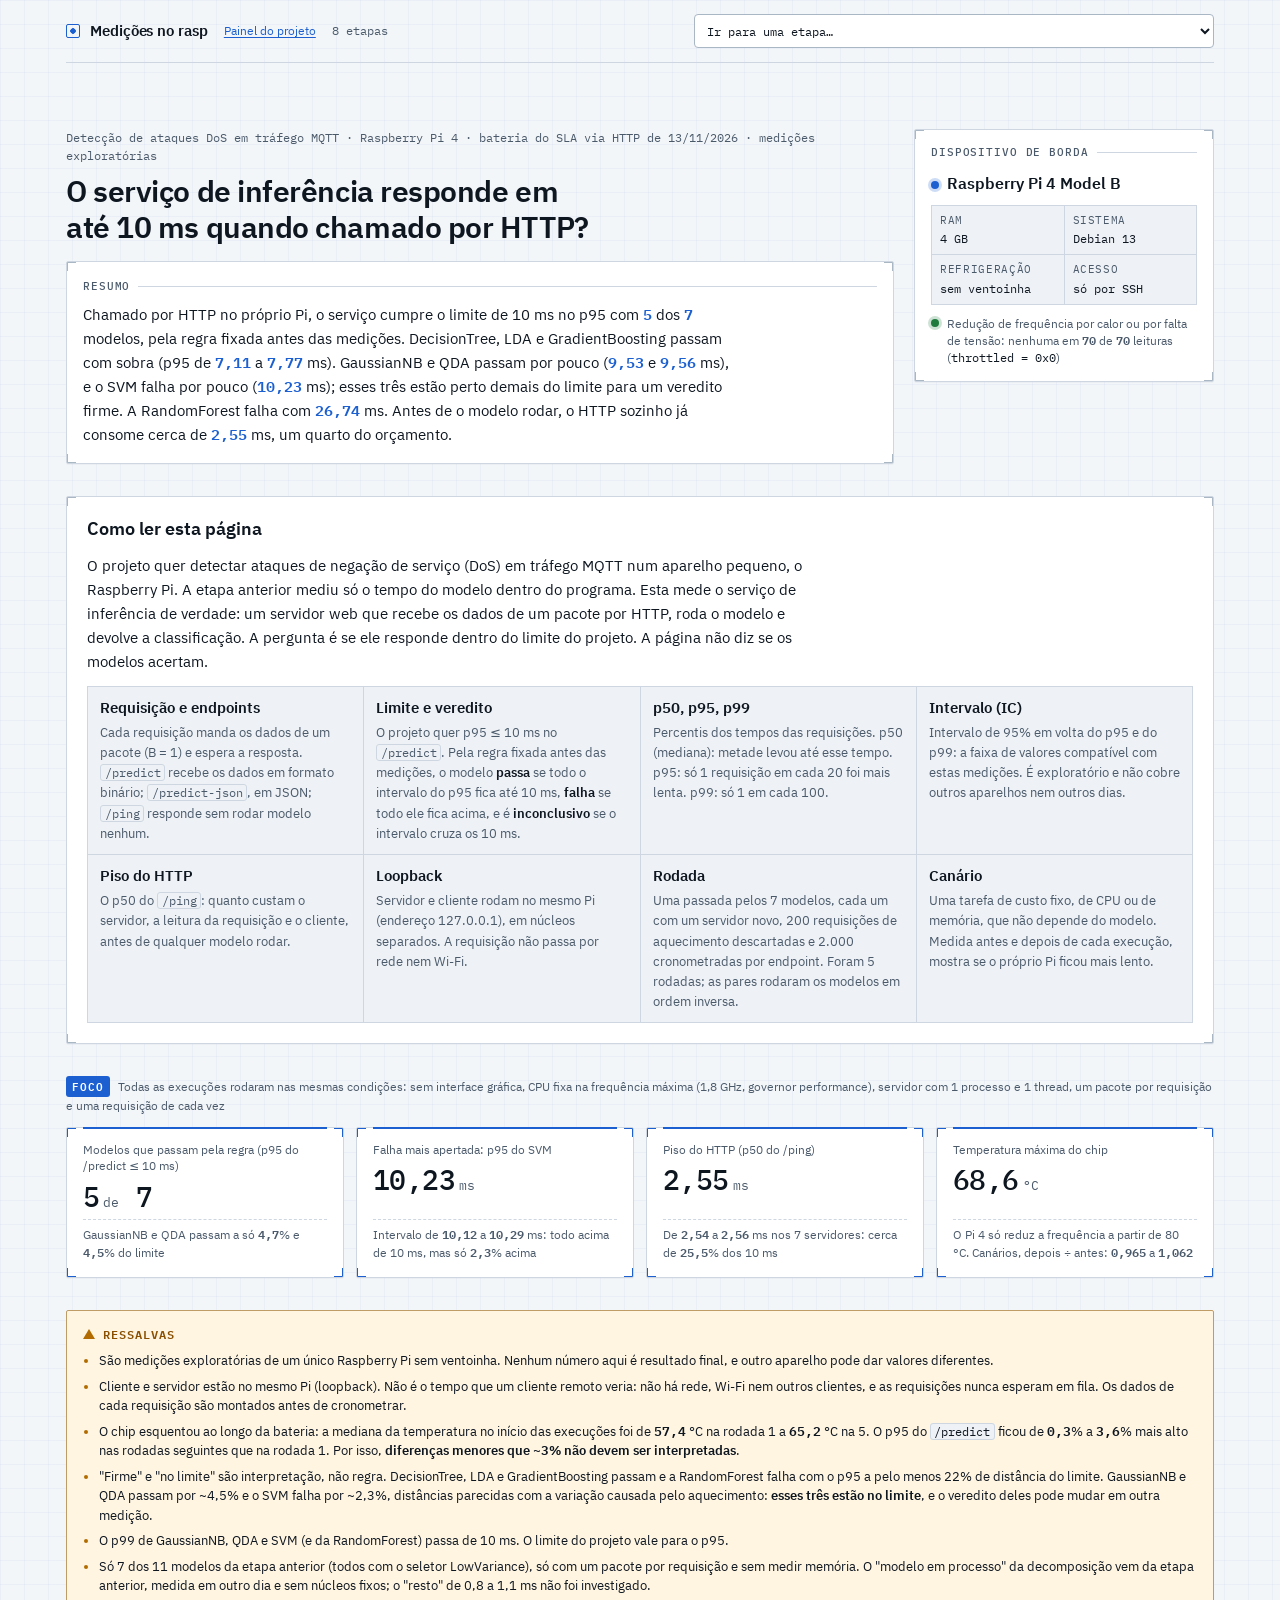
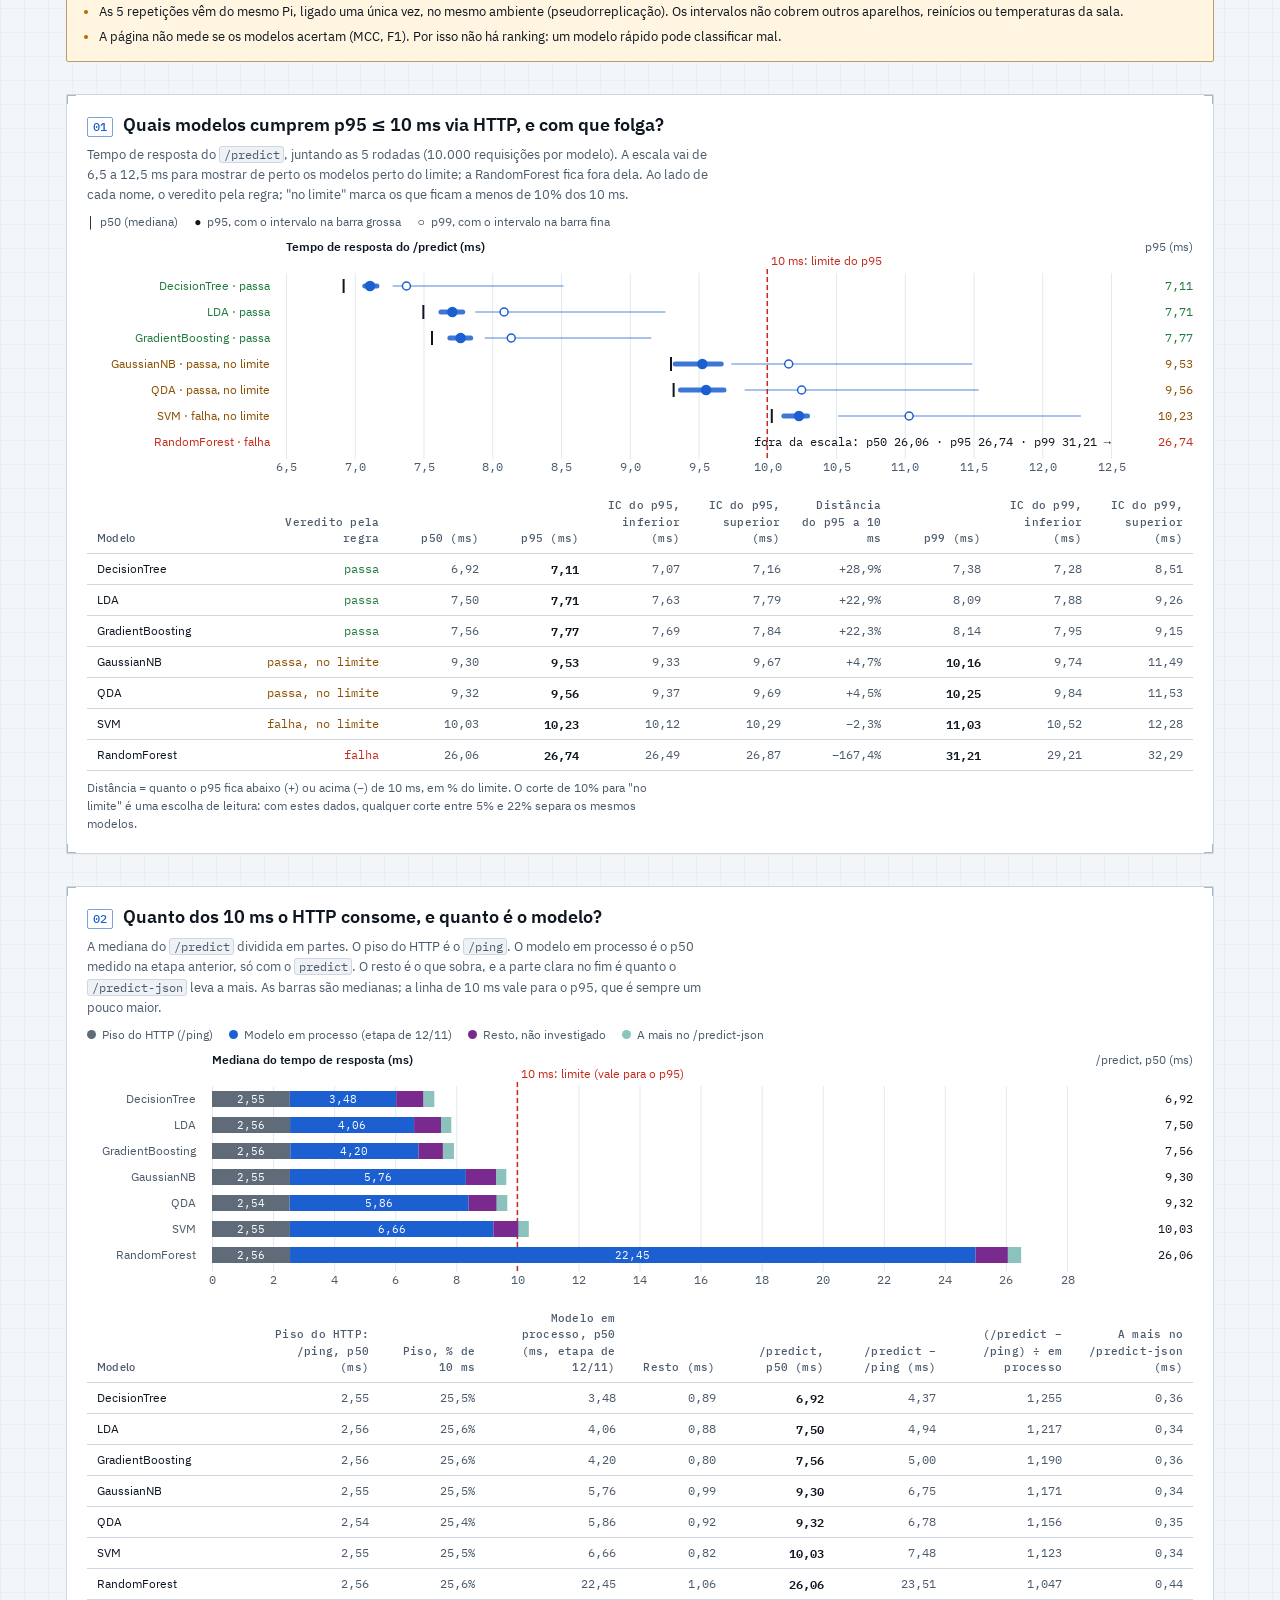
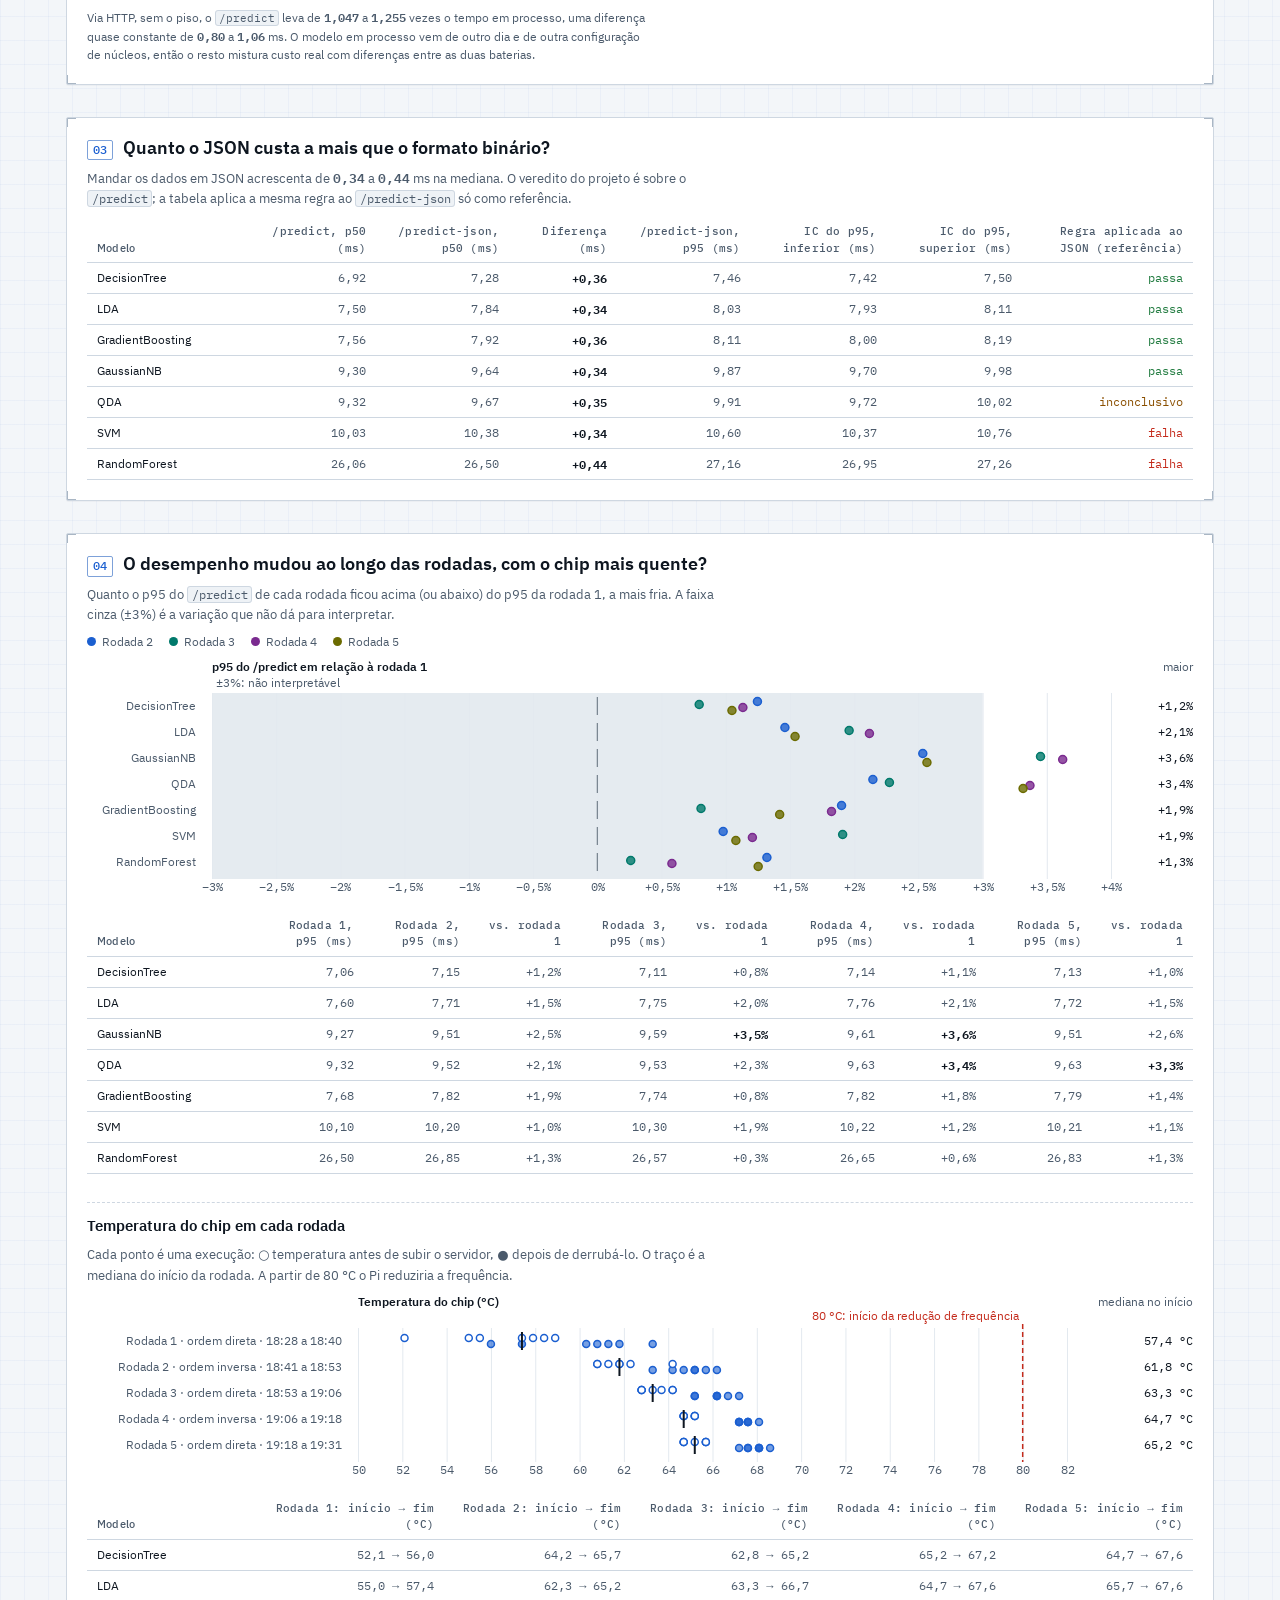
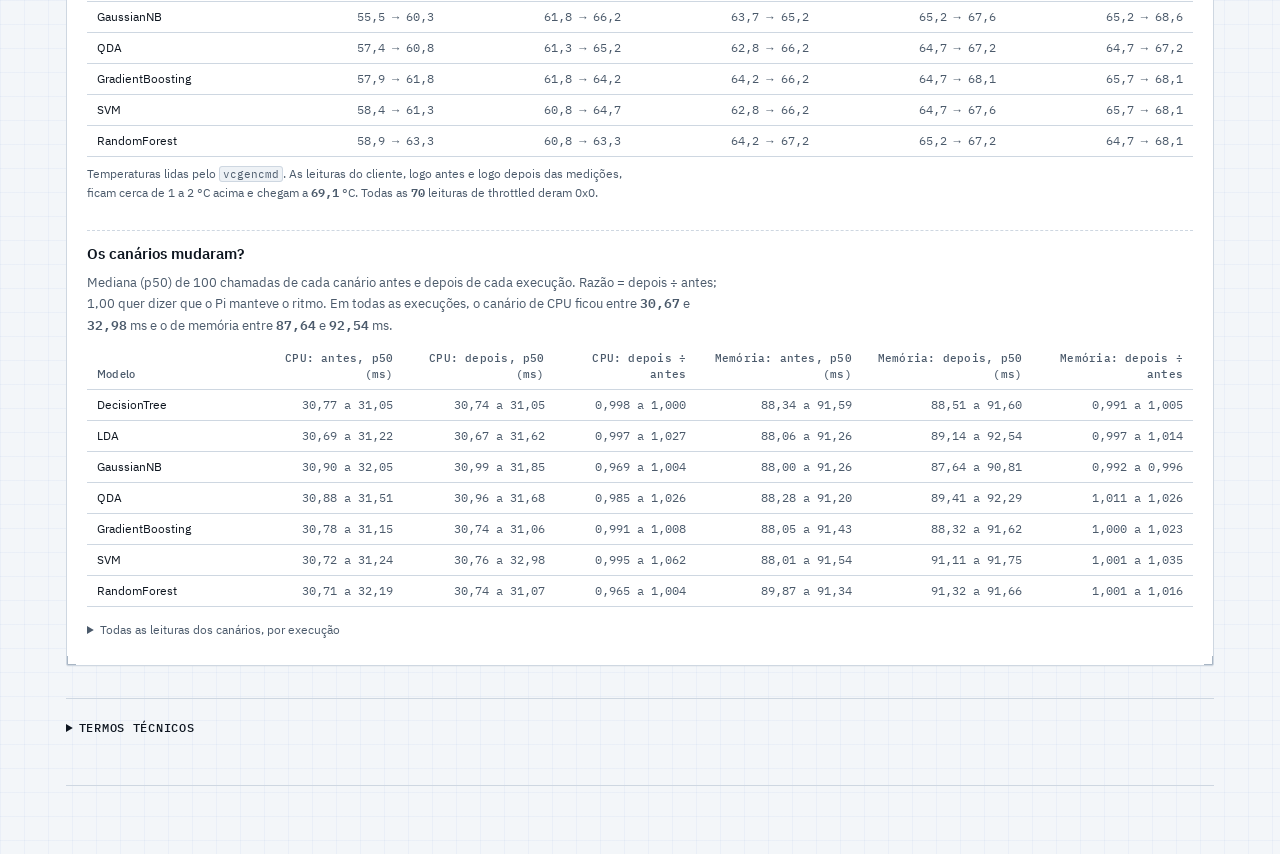
<file: etapas/2026-11-13-sla-http/index.html>
<!DOCTYPE html>
<html lang="pt-BR">
<head>
<meta charset="utf-8">
<meta name="viewport" content="width=device-width, initial-scale=1">
<title>SLA via HTTP · Medições no Raspberry Pi</title>
<link rel="stylesheet" href="../../assets/estilo.css">
<script src="../../assets/d3.min.js"></script>
<script src="../../assets/dash-shim.js"></script>
</head>
<body data-raiz="../../" data-etapa="2026-11-13-sla-http">
<div class="site">
<nav id="site-nav" aria-label="Navegação do site"></nav>
<main>

<div class="lp">
  <p id="etapa-meta"></p>
  <header id="topo" class="lp-topo">
   <div class="lp-topo-texto">
    <p class="lp-kicker">Detecção de ataques DoS em tráfego MQTT · Raspberry Pi 4 · bateria do SLA via HTTP de 13/11/2026 · medições exploratórias</p>
    <h1 class="lp-titulo">O serviço de inferência responde em até 10 ms quando chamado por HTTP?</h1>
    <div class="lp-resumo-painel">
    <p class="lp-rot">Resumo</p>
    <p class="lp-lede" id="resumo">Chamado por HTTP no próprio Pi, o serviço cumpre o limite de 10 ms no p95 com <b class="lp-num" data-draw="num" data-source="resumo" data-field="n_passa" data-dec="0">—</b> dos <b class="lp-num" data-draw="num" data-source="resumo" data-field="n_total" data-dec="0">—</b> modelos, pela regra fixada antes das medições. DecisionTree, LDA e GradientBoosting passam com sobra (p95 de <b class="lp-num" data-draw="num" data-source="resumo" data-field="p95_DecisionTree">—</b> a <b class="lp-num" data-draw="num" data-source="resumo" data-field="p95_GradientBoosting">—</b> ms). GaussianNB e QDA passam por pouco (<b class="lp-num" data-draw="num" data-source="resumo" data-field="p95_GaussianNB">—</b> e <b class="lp-num" data-draw="num" data-source="resumo" data-field="p95_QDA">—</b> ms), e o SVM falha por pouco (<b class="lp-num" data-draw="num" data-source="resumo" data-field="p95_SVM">—</b> ms); esses três estão perto demais do limite para um veredito firme. A RandomForest falha com <b class="lp-num" data-draw="num" data-source="resumo" data-field="p95_RandomForest">—</b> ms. Antes de o modelo rodar, o HTTP sozinho já consome cerca de <b class="lp-num" data-draw="num" data-source="resumo" data-field="piso_med">—</b> ms, um quarto do orçamento.</p>
    </div>
   </div>
   <section class="lp-dispositivo" id="dispositivo" aria-labelledby="dispositivo-rot">
    <p class="lp-rot" id="dispositivo-rot">Dispositivo de borda</p>
    <p class="lp-disp-nome"><span class="lp-led lp-led-acc" aria-hidden="true"></span>Raspberry Pi 4 Model B</p>
    <dl class="lp-disp-specs">
     <div><dt>RAM</dt><dd>4 GB</dd></div>
     <div><dt>Sistema</dt><dd>Debian 13</dd></div>
     <div><dt>Refrigeração</dt><dd>sem ventoinha</dd></div>
     <div><dt>Acesso</dt><dd>só por SSH</dd></div>
    </dl>
    <p class="lp-disp-estado"><span class="lp-led" aria-hidden="true"></span><span>Redução de frequência por calor ou por falta de tensão: nenhuma em <span class="lp-num" data-draw="num" data-source="resumo" data-field="n_ok" data-dec="0">—</span> de <span class="lp-num" data-draw="num" data-source="resumo" data-field="n_leituras" data-dec="0">—</span> leituras (<span class="lp-mono">throttled = 0x0</span>)</span></p>
   </section>
  </header>

  <section class="lp-guia" id="como-ler" aria-labelledby="como-ler-tit">
    <h2 id="como-ler-tit">Como ler esta página</h2>
    <p class="lp-guia-intro">O projeto quer detectar ataques de negação de serviço (DoS) em tráfego MQTT num aparelho pequeno, o Raspberry Pi. A etapa anterior mediu só o tempo do modelo dentro do programa. Esta mede o serviço de inferência de verdade: um servidor web que recebe os dados de um pacote por HTTP, roda o modelo e devolve a classificação. A pergunta é se ele responde dentro do limite do projeto. A página não diz se os modelos acertam.</p>
    <dl>
      <div><dt>Requisição e endpoints</dt><dd>Cada requisição manda os dados de um pacote (B = 1) e espera a resposta. <code>/predict</code> recebe os dados em formato binário; <code>/predict-json</code>, em JSON; <code>/ping</code> responde sem rodar modelo nenhum.</dd></div>
      <div><dt>Limite e veredito</dt><dd>O projeto quer p95 ≤ 10 ms no <code>/predict</code>. Pela regra fixada antes das medições, o modelo <b>passa</b> se todo o intervalo do p95 fica até 10 ms, <b>falha</b> se todo ele fica acima, e é <b>inconclusivo</b> se o intervalo cruza os 10 ms.</dd></div>
      <div><dt>p50, p95, p99</dt><dd>Percentis dos tempos das requisições. p50 (mediana): metade levou até esse tempo. p95: só 1 requisição em cada 20 foi mais lenta. p99: só 1 em cada 100.</dd></div>
      <div><dt>Intervalo (IC)</dt><dd>Intervalo de 95% em volta do p95 e do p99: a faixa de valores compatível com estas medições. É exploratório e não cobre outros aparelhos nem outros dias.</dd></div>
      <div><dt>Piso do HTTP</dt><dd>O p50 do <code>/ping</code>: quanto custam o servidor, a leitura da requisição e o cliente, antes de qualquer modelo rodar.</dd></div>
      <div><dt>Loopback</dt><dd>Servidor e cliente rodam no mesmo Pi (endereço 127.0.0.1), em núcleos separados. A requisição não passa por rede nem Wi-Fi.</dd></div>
      <div><dt>Rodada</dt><dd>Uma passada pelos 7 modelos, cada um com um servidor novo, 200 requisições de aquecimento descartadas e 2.000 cronometradas por endpoint. Foram 5 rodadas; as pares rodaram os modelos em ordem inversa.</dd></div>
      <div><dt>Canário</dt><dd>Uma tarefa de custo fixo, de CPU ou de memória, que não depende do modelo. Medida antes e depois de cada execução, mostra se o próprio Pi ficou mais lento.</dd></div>
    </dl>
  </section>

  <section id="foco" class="lp-sec">
    <p class="lp-foco-rot">Todas as execuções rodaram nas mesmas condições: sem interface gráfica, CPU fixa na frequência máxima (1,8 GHz, governor performance), servidor com 1 processo e 1 thread, um pacote por requisição e uma requisição de cada vez</p>
    <div class="lp-tiles">
      <div class="lp-card">
        <span class="lp-card-rot">Modelos que passam pela regra (p95 do /predict ≤ 10 ms)</span>
        <span class="lp-card-val"><span data-draw="num" data-source="resumo" data-field="n_passa" data-dec="0">—</span><span class="lp-card-un">de</span> <span data-draw="num" data-source="resumo" data-field="n_total" data-dec="0">—</span></span>
        <span class="lp-card-sub">GaussianNB e QDA passam a só <span class="lp-num" data-draw="num" data-source="resumo" data-field="dist_GaussianNB" data-dec="1">—</span>% e <span class="lp-num" data-draw="num" data-source="resumo" data-field="dist_QDA" data-dec="1">—</span>% do limite</span>
      </div>
      <div class="lp-card">
        <span class="lp-card-rot">Falha mais apertada: p95 do SVM</span>
        <span class="lp-card-val"><span data-draw="num" data-source="resumo" data-field="p95_SVM">—</span><span class="lp-card-un">ms</span></span>
        <span class="lp-card-sub">Intervalo de <span class="lp-num" data-draw="num" data-source="resumo" data-field="ic_inf_SVM">—</span> a <span class="lp-num" data-draw="num" data-source="resumo" data-field="ic_sup_SVM">—</span> ms: todo acima de 10 ms, mas só <span class="lp-num" data-draw="num" data-source="resumo" data-field="dist_SVM_abs" data-dec="1">—</span>% acima</span>
      </div>
      <div class="lp-card">
        <span class="lp-card-rot">Piso do HTTP (p50 do /ping)</span>
        <span class="lp-card-val"><span data-draw="num" data-source="resumo" data-field="piso_med">—</span><span class="lp-card-un">ms</span></span>
        <span class="lp-card-sub">De <span class="lp-num" data-draw="num" data-source="resumo" data-field="piso_min">—</span> a <span class="lp-num" data-draw="num" data-source="resumo" data-field="piso_max">—</span> ms nos 7 servidores: cerca de <span class="lp-num" data-draw="num" data-source="resumo" data-field="piso_pct" data-dec="1">—</span>% dos 10 ms</span>
      </div>
      <div class="lp-card">
        <span class="lp-card-rot">Temperatura máxima do chip</span>
        <span class="lp-card-val"><span data-draw="num" data-source="resumo" data-field="temp_max" data-dec="1">—</span><span class="lp-card-un">°C</span></span>
        <span class="lp-card-sub">O Pi 4 só reduz a frequência a partir de 80 °C. Canários, depois ÷ antes: <span class="lp-num" data-draw="num" data-source="resumo" data-field="can_min" data-dec="3">—</span> a <span class="lp-num" data-draw="num" data-source="resumo" data-field="can_max" data-dec="3">—</span></span>
      </div>
    </div>
  </section>

  <aside class="lp-ressalvas" id="ressalvas">
    <h2>Ressalvas</h2>
    <ul>
      <li>São medições exploratórias de um único Raspberry Pi sem ventoinha. Nenhum número aqui é resultado final, e outro aparelho pode dar valores diferentes.</li>
      <li>Cliente e servidor estão no mesmo Pi (loopback). Não é o tempo que um cliente remoto veria: não há rede, Wi-Fi nem outros clientes, e as requisições nunca esperam em fila. Os dados de cada requisição são montados antes de cronometrar.</li>
      <li>O chip esquentou ao longo da bateria: a mediana da temperatura no início das execuções foi de <span class="lp-num" data-draw="num" data-source="resumo" data-field="temp_r1" data-dec="1">—</span> °C na rodada 1 a <span class="lp-num" data-draw="num" data-source="resumo" data-field="temp_r5" data-dec="1">—</span> °C na 5. O p95 do <code>/predict</code> ficou de <span class="lp-num" data-draw="num" data-source="resumo" data-field="der_min" data-dec="1">—</span>% a <span class="lp-num" data-draw="num" data-source="resumo" data-field="der_max" data-dec="1">—</span>% mais alto nas rodadas seguintes que na rodada 1. Por isso, <b>diferenças menores que ~3% não devem ser interpretadas</b>.</li>
      <li>"Firme" e "no limite" são interpretação, não regra. DecisionTree, LDA e GradientBoosting passam e a RandomForest falha com o p95 a pelo menos 22% de distância do limite. GaussianNB e QDA passam por ~4,5% e o SVM falha por ~2,3%, distâncias parecidas com a variação causada pelo aquecimento: <b>esses três estão no limite</b>, e o veredito deles pode mudar em outra medição.</li>
      <li>O p99 de GaussianNB, QDA e SVM (e da RandomForest) passa de 10 ms. O limite do projeto vale para o p95.</li>
      <li>Só 7 dos 11 modelos da etapa anterior (todos com o seletor LowVariance), só com um pacote por requisição e sem medir memória. O "modelo em processo" da decomposição vem da etapa anterior, medida em outro dia e sem núcleos fixos; o "resto" de 0,8 a 1,1 ms não foi investigado.</li>
      <li>As 5 repetições vêm do mesmo Pi, ligado uma única vez, no mesmo ambiente (pseudorreplicação). Os intervalos não cobrem outros aparelhos, reinícios ou temperaturas da sala.</li>
      <li>A página não mede se os modelos acertam (MCC, F1). Por isso não há ranking: um modelo rápido pode classificar mal.</li>
    </ul>
  </aside>

  <section id="veredito" class="lp-sec">
    <h2>Quais modelos cumprem p95 ≤ 10 ms via HTTP, e com que folga?</h2>
    <p class="lp-pergunta">Tempo de resposta do <code>/predict</code>, juntando as 5 rodadas (10.000 requisições por modelo). A escala vai de 6,5 a 12,5 ms para mostrar de perto os modelos perto do limite; a RandomForest fica fora dela. Ao lado de cada nome, o veredito pela regra; "no limite" marca os que ficam a menos de 10% dos 10 ms.</p>
    <ul class="lp-legenda" aria-label="Marcas do gráfico">
      <li><span class="lp-mk">│</span>p50 (mediana)</li>
      <li><span class="lp-mk">●</span>p95, com o intervalo na barra grossa</li>
      <li><span class="lp-mk">○</span>p99, com o intervalo na barra fina</li>
    </ul>
    <div class="lp-chart" style="min-height:0" data-draw="veredito" data-source="sla"></div>
    <div class="lp-tabela-rolagem" data-draw="tab-veredito" data-source="sla"></div>
    <p class="lp-nota">Distância = quanto o p95 fica abaixo (+) ou acima (−) de 10 ms, em % do limite. O corte de 10% para "no limite" é uma escolha de leitura: com estes dados, qualquer corte entre 5% e 22% separa os mesmos modelos.</p>
  </section>

  <section id="orcamento" class="lp-sec">
    <h2>Quanto dos 10 ms o HTTP consome, e quanto é o modelo?</h2>
    <p class="lp-pergunta">A mediana do <code>/predict</code> dividida em partes. O piso do HTTP é o <code>/ping</code>. O modelo em processo é o p50 medido na etapa anterior, só com o <code>predict</code>. O resto é o que sobra, e a parte clara no fim é quanto o <code>/predict-json</code> leva a mais. As barras são medianas; a linha de 10 ms vale para o p95, que é sempre um pouco maior.</p>
    <ul class="lp-legenda" aria-label="Partes da barra">
      <li><span class="lp-sw" style="background:var(--cds-chart-muted)"></span>Piso do HTTP (/ping)</li>
      <li><span class="lp-sw" data-g="0"></span>Modelo em processo (etapa de 12/11)</li>
      <li><span class="lp-sw" data-g="2"></span>Resto, não investigado</li>
      <li><span class="lp-sw lp-sw-claro" data-g="1"></span>A mais no /predict-json</li>
    </ul>
    <div class="lp-chart" style="min-height:0" data-draw="orcamento" data-source="sla"></div>
    <div class="lp-tabela-rolagem" data-draw="tab-orcamento" data-source="sla"></div>
    <p class="lp-nota">Via HTTP, sem o piso, o <code>/predict</code> leva de <b class="lp-num" data-draw="num" data-source="resumo" data-field="razao_min" data-dec="3">—</b> a <b class="lp-num" data-draw="num" data-source="resumo" data-field="razao_max" data-dec="3">—</b> vezes o tempo em processo, uma diferença quase constante de <b class="lp-num" data-draw="num" data-source="resumo" data-field="resto_min">—</b> a <b class="lp-num" data-draw="num" data-source="resumo" data-field="resto_max">—</b> ms. O modelo em processo vem de outro dia e de outra configuração de núcleos, então o resto mistura custo real com diferenças entre as duas baterias.</p>
  </section>

  <section id="json" class="lp-sec">
    <h2>Quanto o JSON custa a mais que o formato binário?</h2>
    <p class="lp-pergunta">Mandar os dados em JSON acrescenta de <b class="lp-num" data-draw="num" data-source="resumo" data-field="json_min">—</b> a <b class="lp-num" data-draw="num" data-source="resumo" data-field="json_max">—</b> ms na mediana. O veredito do projeto é sobre o <code>/predict</code>; a tabela aplica a mesma regra ao <code>/predict-json</code> só como referência.</p>
    <div class="lp-tabela-rolagem" data-draw="tab-json" data-source="sla"></div>
  </section>

  <section id="rodadas" class="lp-sec">
    <h2>O desempenho mudou ao longo das rodadas, com o chip mais quente?</h2>
    <p class="lp-pergunta">Quanto o p95 do <code>/predict</code> de cada rodada ficou acima (ou abaixo) do p95 da rodada 1, a mais fria. A faixa cinza (±3%) é a variação que não dá para interpretar.</p>
    <ul class="lp-legenda" aria-label="Rodadas">
      <li><span class="lp-sw" data-g="0"></span>Rodada 2</li>
      <li><span class="lp-sw" data-g="1"></span>Rodada 3</li>
      <li><span class="lp-sw" data-g="2"></span>Rodada 4</li>
      <li><span class="lp-sw" data-g="3"></span>Rodada 5</li>
    </ul>
    <div class="lp-chart" style="min-height:0" data-draw="deriva" data-source="deriva"></div>
    <div class="lp-tabela-rolagem" data-draw="tab-deriva" data-source="deriva"></div>

    <h3>Temperatura do chip em cada rodada</h3>
    <p class="lp-pergunta">Cada ponto é uma execução: ○ temperatura antes de subir o servidor, ● depois de derrubá-lo. O traço é a mediana do início da rodada. A partir de 80 °C o Pi reduziria a frequência.</p>
    <div class="lp-chart" style="min-height:0" data-draw="temperatura" data-source="rodadas"></div>
    <div class="lp-tabela-rolagem" data-draw="tab-temperatura" data-source="deriva"></div>
    <p class="lp-nota">Temperaturas lidas pelo <code>vcgencmd</code>. As leituras do cliente, logo antes e logo depois das medições, ficam cerca de 1 a 2 °C acima e chegam a <b class="lp-num" data-draw="num" data-source="resumo" data-field="janela_max" data-dec="1">—</b> °C. Todas as <span class="lp-num" data-draw="num" data-source="resumo" data-field="n_leituras" data-dec="0">—</span> leituras de throttled deram 0x0.</p>

    <h3>Os canários mudaram?</h3>
    <p class="lp-pergunta">Mediana (p50) de 100 chamadas de cada canário antes e depois de cada execução. Razão = depois ÷ antes; 1,00 quer dizer que o Pi manteve o ritmo. Em todas as execuções, o canário de CPU ficou entre <b class="lp-num" data-draw="num" data-source="resumo" data-field="cpu_min">—</b> e <b class="lp-num" data-draw="num" data-source="resumo" data-field="cpu_max">—</b> ms e o de memória entre <b class="lp-num" data-draw="num" data-source="resumo" data-field="mem_min">—</b> e <b class="lp-num" data-draw="num" data-source="resumo" data-field="mem_max">—</b> ms.</p>
    <div class="lp-tabela-rolagem" data-draw="tab-canarios" data-source="canarios"></div>
    <details class="lp-detalhe">
      <summary>Todas as leituras dos canários, por execução</summary>
      <div class="lp-tabela-rolagem" data-draw="tab-canarios-todos" data-source="canarios"></div>
    </details>
  </section>

  <details class="lp-glossario" id="glossario">
    <summary>Termos técnicos</summary>
    <dl>
      <dt>Serviço de inferência</dt><dd>Servidor FastAPI/uvicorn com 1 worker e 1 thread, no núcleo 2 do Pi. O cliente de carga roda no núcleo 3.</dd>
      <dt>Execução</dt><dd>Um modelo numa rodada: servidor novo, 200 requisições de aquecimento descartadas e 2.000 cronometradas em cada endpoint, uma de cada vez, mais 100 chamadas de cada canário antes e depois. São 35 execuções (7 modelos × 5 rodadas).</dd>
      <dt>Latência em processo</dt><dd>O tempo só do <code>predict</code> dentro do programa, medido na etapa de 12/11.</dd>
      <dt>IC exploratório</dt><dd>Intervalo de 95% por bootstrap em dois níveis: sorteia repetições e, dentro delas, blocos de requisições seguidas. No p95, é a união com o IC-t das repetições (o mais largo dos dois); no p99, só o bootstrap.</dd>
      <dt>Piso do HTTP</dt><dd>O p50 do <code>/ping</code>: servidor, leitura do corpo e cliente, sem modelo.</dd>
      <dt>Resto</dt><dd>(<code>/predict</code> − <code>/ping</code>) menos o modelo em processo da etapa anterior. Não foi investigado.</dd>
      <dt>Canário</dt><dd>Chamada de custo conhecido, de CPU ou de memória, que independe do modelo.</dd>
      <dt>throttled</dt><dd>Registro do Pi de redução de frequência por falta de tensão ou por calor; 0x0 = nenhuma. O limite térmico do Pi 4 começa em 80 °C.</dd>
    </dl>
  </details>
</div>

<script>
(function () {
  const L = d3.formatLocale({ decimal: ',', thousands: '.', grouping: [3], currency: ['R$ ', ''] });
  const LP = window.LP = {};
  // Arredondamento convencional (meio para cima): toFixed sozinho mostraria 26,735 como 26,73.
  LP.f = (v, d) => {
    if (v == null || isNaN(+v)) return '—';
    const k = 10 ** (d == null ? 2 : d), x = +v;
    return L.format(',.' + (d == null ? 2 : d) + 'f')(Math.sign(x) * Math.round(Math.abs(x) * k + 1e-9) / k);
  };
  LP.ms = (v) => LP.f(v, 2);
  LP.pct = (v) => (Math.round(v * 10) > 0 ? '+' : '') + LP.f(v, 1) + '%';
  LP.LIMITE = 10; // ms, p95 do /predict
  // Interpretação, não regra: "no limite" = p95 a menos de 10% dos 10 ms. Com estes dados, qualquer corte entre 5% e 22% separa os mesmos modelos.
  LP.PERTO_PCT = 10;
  // Regra do SLA, fixada antes dos dados: passa se o IC superior ≤ 10 ms; falha se o inferior > 10 ms; senão, inconclusivo.
  LP.regra = (ic) => ic[1] <= LP.LIMITE ? 'passa' : ic[0] > LP.LIMITE ? 'falha' : 'inconclusivo';
  LP.vereditoTxt = (m) => m.regra + (m.perto ? ', no limite' : '') + (m.regra !== m.veredito_csv ? ' (CSV diz ' + m.veredito_csv + ')' : '');
  LP.vereditoCor = (m) => m.perto || m.regra === 'inconclusivo' ? 'var(--color-warn-fg)' : m.regra === 'passa' ? 'var(--color-ok)' : 'var(--cds-chart-status-critical)';
  LP.cor = (g) => (g < 4 && dash.colors && dash.colors[g]) ? dash.colors[g] : 'var(--cds-chart-muted)';
  LP.ok = (el, fontes) => {
    if (fontes.some((d) => d.status !== 'ok' || !d.data)) {
      const p = document.createElement('div'); p.className = 'lp-falha'; p.textContent = 'Falha ao carregar os dados deste gráfico.';
      el.replaceChildren(p); return false;
    }
    return true;
  };
  LP.eixoTexto = (s) => s.selectAll('text').style('fill', 'var(--cds-text-secondary)').style('font-size', 'var(--cds-font-size-caption)').style('font-family', 'var(--font-mono)');
  LP.tip = (host) => {
    const t = document.createElement('div'); t.className = 'lp-tip'; t.hidden = true; host.appendChild(t);
    return {
      show(ev, linhas) {
        t.replaceChildren(...linhas.map((l, i) => { const d = document.createElement('div'); if (i > 0) d.className = 'lp-tip-sec'; d.textContent = l; return d; }));
        t.hidden = false;
        const r = host.getBoundingClientRect();
        let x = ev.clientX - r.left + 12, y = ev.clientY - r.top + 12;
        const w = t.offsetWidth, h = t.offsetHeight;
        if (x + w > r.width) x = Math.max(0, ev.clientX - r.left - w - 12);
        if (y + h > r.height) y = Math.max(0, ev.clientY - r.top - h - 12);
        t.style.left = x + 'px'; t.style.top = y + 'px';
      },
      hide() { t.hidden = true; }
    };
  };
  LP.textW = (svg, textos) => {
    const g = svg.append('g').attr('opacity', 0);
    let m = 0;
    textos.forEach((s) => { const t = g.append('text').text(s); m = Math.max(m, t.node().getComputedTextLength()); });
    g.remove();
    return m;
  };
  /*
    Gráfico de linhas: uma linha por item (rows), um ou mais painéis lado a lado com eixo x próprio,
    e uma coluna de valor opcional à direita. Em tela estreita, o rótulo vai acima da linha.
    o = { aria, rows: [{rot, fam, ...}], panels: [{titulo, tituloCurto, dom, nice, dec, fmt, refs: [{v, rot, rotCurto, cor}], faixa: {de, ate, rot}, marca(svg, row, xs, y, tip)}],
          valor(row) -> {txt, cor}, valorTit, valW }
  */
  LP.linhas = (el, o) => {
    el.replaceChildren();
    const W = Math.max(280, el.clientWidth), estreito = W < 600;
    const svg = d3.select(el).append('svg').attr('width', W).attr('role', 'img').attr('aria-label', o.aria);
    const rowH = estreito ? 38 : 26, topo = 34, ys = [];
    let y = topo;
    o.rows.forEach((r, i) => { if (i && r.fam !== o.rows[i - 1].fam) y += 10; ys.push(y + rowH / 2 + (estreito ? 8 : 0)); y += rowH; });
    const base = y + 4, H = base + 24;
    svg.attr('height', H).attr('viewBox', '0 0 ' + W + ' ' + H);
    const valW = o.valor ? (o.valW || (estreito ? 52 : 76)) : 0;
    const labW = estreito ? 0 : Math.ceil(LP.textW(svg, o.rows.map((r) => r.rot))) + 14;
    const gap = 22, np = o.panels.length, pw = (W - labW - valW - gap * (np - 1)) / np;
    const tip = LP.tip(el);
    o.panels.forEach((p, k) => {
      const x0 = labW + k * (pw + gap), x1 = x0 + pw;
      const xs = d3.scaleLinear().domain(p.dom).range([x0 + 6, x1 - 6]);
      if (p.nice !== false) xs.nice();
      if (p.faixa) {
        svg.append('rect').attr('x', xs(p.faixa.de)).attr('width', xs(p.faixa.ate) - xs(p.faixa.de)).attr('y', topo).attr('height', base - topo)
          .style('fill', 'var(--cds-chart-grid)').style('opacity', 0.9);
        svg.append('text').attr('x', xs(p.faixa.de) + 4).attr('y', topo - 6).text(p.faixa.rot);
      }
      const ax = svg.append('g').attr('transform', 'translate(0,' + base + ')')
        .call(d3.axisBottom(xs).ticks(Math.max(2, Math.floor(pw / 64))).tickFormat(p.fmt || ((v) => LP.f(v, p.dec == null ? 1 : p.dec))).tickSize(-(base - topo)).tickSizeOuter(0));
      ax.select('.domain').remove(); ax.selectAll('.tick line').style('stroke', 'var(--cds-chart-grid)'); LP.eixoTexto(ax);
      svg.append('text').attr('class', 'lp-forte').attr('x', x0 + 6).attr('y', 12).text(estreito && p.tituloCurto || p.titulo);
      (p.refs || []).forEach((rf) => {
        const xr = xs(rf.v), cor = rf.cor || 'var(--cds-chart-reference)';
        svg.append('line').attr('x1', xr).attr('x2', xr).attr('y1', topo - 4).attr('y2', base).style('stroke', cor).style('stroke-width', 1.5).style('stroke-dasharray', '5 3');
        const t = svg.append('text').attr('y', topo - 8).style('fill', cor).text(estreito && rf.rotCurto || rf.rot);
        const tw = t.node().getComputedTextLength();
        if (xr + 4 + tw <= x1) t.attr('x', xr + 4); else t.attr('x', xr - 4).attr('text-anchor', 'end');
      });
      o.rows.forEach((r, i) => p.marca(svg, r, xs, ys[i], tip, estreito));
    });
    // Rótulos por último, com contorno do fundo: em tela estreita ficam sobre a grade.
    o.rows.forEach((r, i) => {
      const t = svg.append('text').text(r.rot).style('pointer-events', 'none')
        .style('paint-order', 'stroke').style('stroke', 'var(--color-panel)').style('stroke-width', 3);
      if (r.cor) t.style('fill', r.cor);
      if (estreito) t.attr('x', 0).attr('y', ys[i] - 13); else t.attr('x', labW - 10).attr('y', ys[i] + 4).attr('text-anchor', 'end');
    });
    if (o.valor) {
      svg.append('text').attr('x', W).attr('y', 12).attr('text-anchor', 'end').text(o.valorTit);
      o.rows.forEach((r, i) => {
        const v = o.valor(r);
        svg.append('text').attr('class', 'lp-val').attr('x', W).attr('y', ys[i] + 4).attr('text-anchor', 'end').style('fill', v.cor || null).text(v.txt);
      });
    }
  };
  // Alvo invisível de uma linha inteira do painel, para o tooltip (os valores também estão na tabela abaixo de cada gráfico).
  LP.alvo = (svg, xs, y, tip, linhas) => {
    const r = xs.range();
    svg.append('rect').attr('x', r[0] - 6).attr('width', r[1] - r[0] + 12).attr('y', y - 10).attr('height', 20).style('fill', 'transparent')
      .on('mousemove', (ev) => tip.show(ev, linhas)).on('mouseleave', () => tip.hide());
  };
  LP.ponto = (svg, x, y, cor, cheio, r) => svg.append('circle').attr('cx', x).attr('cy', y).attr('r', r || 4.5)
    .style('fill', cheio ? cor : 'var(--color-panel)').style('stroke', cor).style('stroke-width', 1.5).style('pointer-events', 'none');
  LP.seg = (svg, xa, xb, y, cor, w, op) => svg.append('line').attr('x1', xa).attr('x2', xb).attr('y1', y).attr('y2', y)
    .style('stroke', cor).style('stroke-width', w).style('stroke-linecap', 'round').style('opacity', op == null ? 1 : op).style('pointer-events', 'none');
  // Tabela de valores exatos: cols = [{tit, f(row) -> texto, cor(row)?, forte(row)?}].
  LP.tabela = (el, cols, rows) => {
    el.replaceChildren();
    const t = d3.select(el).append('table').attr('class', 'lp-tabela');
    t.append('thead').append('tr').selectAll('th').data(cols).join('th').attr('scope', 'col').text((c) => c.tit);
    const tr = t.append('tbody').selectAll('tr').data(rows).join('tr').classed('lp-sep', (r) => !!r.sep);
    cols.forEach((c) => tr.append('td').text((r) => c.f(r)).style('color', (r) => c.cor ? c.cor(r) : null).classed('lp-destaque', (r) => !!(c.forte && c.forte(r))));
  };
})();
</script>

<script>
dash.calc('sla', {
  title: 'Latências e veredito por modelo',
  description: 'Percentis e ICs de /ping, /predict e /predict-json, decomposição do p50 e veredito pela regra, em ordem do p95 do /predict.',
  inputs: ['agregado', 'decomp'],
  fn: (ag, dc) => {
    const g = (m, e) => {
      const a = ag.find((x) => x.modelo === m && x.endpoint === e);
      return { p50: +a.p50_ms, p95: +a.p95_ms, ic95: [+a.p95_ic_inf_ms, +a.p95_ic_sup_ms], p99: +a.p99_ms, ic99: [+a.p99_ic_inf_ms, +a.p99_ic_sup_ms], reps: +a.repeticoes, n: +a.n_por_repeticao };
    };
    return dc.map((d) => {
      const m = {
        modelo: d.modelo, ping: g(d.modelo, 'ping'), predict: g(d.modelo, 'predict'), json: g(d.modelo, 'predict_json'),
        ping_p50: +d.ping_p50_ms, predict_p50: +d.predict_p50_ms, sem_ping: +d.predict_menos_ping_ms,
        em_processo: +d.em_processo_p50_ms, razao: +d.razao_predict_menos_ping_sobre_em_processo,
        json_extra: +d.json_menos_predict_ms, veredito_csv: d.veredito_sla
      };
      m.resto = m.sem_ping - m.em_processo;
      m.regra = LP.regra(m.predict.ic95);
      m.dist = (LP.LIMITE - m.predict.p95) / LP.LIMITE * 100;
      m.perto = Math.abs(m.dist) < LP.PERTO_PCT;
      m.regra_json = LP.regra(m.json.ic95);
      return m;
    }).sort((a, b) => a.predict.p95 - b.predict.p95);
  }
});

dash.calc('deriva', {
  title: 'p95 do /predict e temperatura por rodada',
  description: 'p95 de cada rodada, variação em relação à rodada 1 e temperaturas de início e fim, na ordem da rodada 1.',
  inputs: ['reps', 'execucoes'],
  fn: (reps, ex) => {
    const ordem = ex.filter((e) => e.rep === '1').sort((a, b) => a.hora_inicio.localeCompare(b.hora_inicio)).map((e) => e.modelo);
    return ordem.map((m) => {
      const r = reps.find((x) => x.modelo === m && x.endpoint === 'predict');
      const v = [1, 2, 3, 4, 5].map((k) => +r['rep' + k]);
      return {
        modelo: m, rot: m, fam: '', v, d: v.map((x) => (x / v[0] - 1) * 100),
        ex: [1, 2, 3, 4, 5].map((k) => ex.find((e) => e.modelo === m && e.rep === String(k)))
      };
    });
  }
});

dash.calc('rodadas', {
  title: 'Temperaturas por rodada',
  description: 'Execuções de cada rodada em ordem de hora, sentido da ordem e mediana da temperatura no início.',
  inputs: ['execucoes'],
  fn: (ex) => {
    const r1 = ex.filter((e) => e.rep === '1').sort((a, b) => a.hora_inicio.localeCompare(b.hora_inicio))[0].modelo;
    return [1, 2, 3, 4, 5].map((k) => {
      const es = ex.filter((e) => e.rep === String(k)).sort((a, b) => a.hora_inicio.localeCompare(b.hora_inicio));
      const sentido = es[0].modelo === r1 ? 'ordem direta' : 'ordem inversa';
      return { k, rot: 'Rodada ' + k + ' · ' + sentido + ' · ' + es[0].hora_inicio.slice(0, 5) + ' a ' + es[es.length - 1].hora_fim.slice(0, 5), fam: '', es, med: d3.median(es, (e) => +e.temp_inicio_C) };
    });
  }
});

dash.calc('canarios', {
  title: 'Canários por execução',
  description: 'p50 dos canários antes e depois de cada execução; a rodada é a ordem da linha dentro de cada modelo e canário.',
  inputs: ['canarios_csv'],
  fn: (cs) => {
    const cont = {};
    return cs.map((c) => {
      const k = c.modelo + '|' + c.canario; cont[k] = (cont[k] || 0) + 1;
      return { modelo: c.modelo, canario: c.canario, rodada: cont[k], antes: +c.p50_antes_ms, depois: +c.p50_depois_ms, razao: +c.p50_depois_ms / +c.p50_antes_ms };
    });
  }
});

dash.calc('resumo', {
  title: 'Números do topo e das frases',
  description: 'Contagens, faixas e valores por modelo usados no resumo, nos cartões e no texto das seções.',
  inputs: ['sla', 'deriva', 'rodadas', 'canarios', 'execucoes'],
  fn: (sla, der, rod, can, ex) => {
    const o = { n_total: sla.length, n_passa: sla.filter((m) => m.regra === 'passa').length };
    sla.forEach((m) => {
      o['p95_' + m.modelo] = m.predict.p95; o['dist_' + m.modelo] = m.dist;
      o['ic_inf_' + m.modelo] = m.predict.ic95[0]; o['ic_sup_' + m.modelo] = m.predict.ic95[1];
    });
    o.dist_SVM_abs = Math.abs(o.dist_SVM);
    o.piso_med = d3.median(sla, (m) => m.ping_p50); o.piso_min = d3.min(sla, (m) => m.ping_p50); o.piso_max = d3.max(sla, (m) => m.ping_p50);
    o.piso_pct = o.piso_med / LP.LIMITE * 100;
    o.razao_min = d3.min(sla, (m) => m.razao); o.razao_max = d3.max(sla, (m) => m.razao);
    o.resto_min = d3.min(sla, (m) => m.resto); o.resto_max = d3.max(sla, (m) => m.resto);
    o.json_min = d3.min(sla, (m) => m.json_extra); o.json_max = d3.max(sla, (m) => m.json_extra);
    const ds = der.flatMap((r) => r.d.slice(1));
    o.der_min = d3.min(ds); o.der_max = d3.max(ds);
    o.temp_r1 = rod[0].med; o.temp_r5 = rod[4].med;
    o.temp_max = d3.max(ex, (e) => Math.max(+e.temp_inicio_C, +e.temp_fim_C));
    o.janela_max = d3.max(ex, (e) => Math.max(+e.temp_janela_antes_C, +e.temp_janela_depois_C));
    o.n_leituras = ex.length * 2;
    o.n_ok = ex.filter((e) => e.throttled_inicio === '0x0').length + ex.filter((e) => e.throttled_fim === '0x0').length;
    const val = (k) => can.filter((c) => c.canario === k).flatMap((c) => [c.antes, c.depois]);
    o.can_min = d3.min(can, (c) => c.razao); o.can_max = d3.max(can, (c) => c.razao);
    o.cpu_min = d3.min(val('cpu')); o.cpu_max = d3.max(val('cpu')); o.mem_min = d3.min(val('mem')); o.mem_max = d3.max(val('mem'));
    return [o];
  }
});
</script>

<script>
dash.onData(() => {
  document.querySelectorAll('.lp-sw[data-g]').forEach((s) => { s.style.background = LP.cor(+s.dataset.g); });
});

dash.draw('num', (el) => {
  const d = dash.data(el.dataset.source);
  if (d.status !== 'ok' || !d.data || !d.data[0]) { el.textContent = '—'; return; }
  const v = d.data[0][el.dataset.field];
  const dec = el.dataset.dec == null ? 2 : +el.dataset.dec;
  el.textContent = dec < 0 ? v : LP.f(v, dec);
});

/* 1. Veredito: p50, p95 e p99 do /predict, com os ICs */
dash.draw('veredito', (el) => {
  const S = dash.data('sla');
  if (!LP.ok(el, [S])) return;
  const dom = [6.5, 12.5];
  LP.linhas(el, {
    aria: 'p50, p95 e p99 do /predict por modelo, com os intervalos do p95 e do p99 e o limite de 10 ms. Os valores estão na tabela abaixo.',
    rows: S.data.map((m) => Object.assign({ rot: m.modelo + ' · ' + LP.vereditoTxt(m), cor: LP.vereditoCor(m), fam: '' }, m)),
    panels: [{
      titulo: 'Tempo de resposta do /predict (ms)', tituloCurto: '/predict (ms)', dom, nice: false, dec: 1,
      refs: [{ v: LP.LIMITE, rot: '10 ms: limite do p95', rotCurto: '10 ms', cor: 'var(--cds-chart-status-critical)' }],
      marca: (svg, m, xs, y, tip) => {
        const b = m.predict, cor = LP.cor(0);
        if (b.p50 > dom[1]) {
          svg.append('text').attr('class', 'lp-val').attr('x', xs(dom[1])).attr('y', y + 4).attr('text-anchor', 'end')
            .text('fora da escala: p50 ' + LP.ms(b.p50) + ' · p95 ' + LP.ms(b.p95) + ' · p99 ' + LP.ms(b.p99) + ' →');
          return;
        }
        const x = (v) => xs(Math.min(v, dom[1]));
        LP.seg(svg, x(b.ic99[0]), x(b.ic99[1]), y, cor, 1.5, 0.5);
        LP.seg(svg, x(b.ic95[0]), x(b.ic95[1]), y, cor, 5, 0.85);
        svg.append('line').attr('x1', x(b.p50)).attr('x2', x(b.p50)).attr('y1', y - 7).attr('y2', y + 7).style('stroke', 'var(--color-fg)').style('stroke-width', 2);
        LP.ponto(svg, x(b.p95), y, cor, true);
        LP.ponto(svg, x(b.p99), y, cor, false, 4);
        LP.alvo(svg, xs, y, tip, [m.modelo, 'p50 ' + LP.ms(b.p50) + ' · p95 ' + LP.ms(b.p95) + ' · p99 ' + LP.ms(b.p99) + ' ms']);
      }
    }],
    valorTit: 'p95 (ms)',
    valor: (m) => ({ txt: LP.ms(m.predict.p95), cor: LP.vereditoCor(m) })
  });
});

dash.draw('tab-veredito', (el) => {
  const S = dash.data('sla');
  if (!LP.ok(el, [S])) return;
  LP.tabela(el, [
    { tit: 'Modelo', f: (m) => m.modelo },
    { tit: 'Veredito pela regra', f: (m) => LP.vereditoTxt(m), cor: (m) => LP.vereditoCor(m) },
    { tit: 'p50 (ms)', f: (m) => LP.ms(m.predict.p50) },
    { tit: 'p95 (ms)', f: (m) => LP.ms(m.predict.p95), forte: () => true },
    { tit: 'IC do p95, inferior (ms)', f: (m) => LP.ms(m.predict.ic95[0]) },
    { tit: 'IC do p95, superior (ms)', f: (m) => LP.ms(m.predict.ic95[1]) },
    { tit: 'Distância do p95 a 10 ms', f: (m) => LP.pct(m.dist) },
    { tit: 'p99 (ms)', f: (m) => LP.ms(m.predict.p99), forte: (m) => m.predict.p99 > LP.LIMITE },
    { tit: 'IC do p99, inferior (ms)', f: (m) => LP.ms(m.predict.ic99[0]) },
    { tit: 'IC do p99, superior (ms)', f: (m) => LP.ms(m.predict.ic99[1]) }
  ], S.data);
});

/* 2. Orçamento: o p50 do /predict em partes */
dash.draw('orcamento', (el) => {
  const S = dash.data('sla');
  if (!LP.ok(el, [S])) return;
  const partes = (m) => [
    { v: m.ping_p50, cor: 'var(--cds-chart-muted)', op: 1 },
    { v: m.em_processo, cor: LP.cor(0), op: 1 },
    { v: m.resto, cor: LP.cor(2), op: 1 },
    { v: m.json_extra, cor: LP.cor(1), op: 0.45 }
  ];
  LP.linhas(el, {
    aria: 'Mediana do /predict de cada modelo dividida em piso do HTTP, modelo em processo e resto, mais o acréscimo do /predict-json. Os valores estão na tabela abaixo.',
    rows: S.data.map((m) => Object.assign({ rot: m.modelo, fam: '' }, m)),
    panels: [{
      titulo: 'Mediana do tempo de resposta (ms)', tituloCurto: 'p50 (ms)', dom: [0, d3.max(S.data, (m) => m.json.p50) * 1.02], dec: 0,
      refs: [{ v: LP.LIMITE, rot: '10 ms: limite (vale para o p95)', rotCurto: '10 ms', cor: 'var(--cds-chart-status-critical)' }],
      marca: (svg, m, xs, y, tip) => {
        let acc = 0;
        partes(m).forEach((p, i) => {
          const xa = xs(acc), xb = xs(acc + p.v); acc += p.v;
          svg.append('rect').attr('x', xa).attr('width', Math.max(0.5, xb - xa)).attr('y', y - 8).attr('height', 16)
            .style('fill', p.cor).style('opacity', p.op).style('pointer-events', 'none');
          if (i === 3) return;
          const t = svg.append('text').attr('x', (xa + xb) / 2).attr('y', y + 4).attr('text-anchor', 'middle')
            .style('fill', 'var(--color-panel)').style('font-family', 'var(--font-mono)').style('font-size', 'var(--cds-font-size-micro)').text(LP.ms(p.v));
          if (t.node().getComputedTextLength() + 6 > xb - xa) t.remove();
        });
        LP.alvo(svg, xs, y, tip, [m.modelo, 'piso ' + LP.ms(m.ping_p50) + ' + modelo ' + LP.ms(m.em_processo) + ' + resto ' + LP.ms(m.resto) + ' = ' + LP.ms(m.predict_p50) + ' ms', 'JSON: +' + LP.ms(m.json_extra) + ' ms']);
      }
    }],
    valorTit: '/predict, p50 (ms)',
    valW: 120,
    valor: (m) => ({ txt: LP.ms(m.predict_p50) })
  });
});

dash.draw('tab-orcamento', (el) => {
  const S = dash.data('sla');
  if (!LP.ok(el, [S])) return;
  LP.tabela(el, [
    { tit: 'Modelo', f: (m) => m.modelo },
    { tit: 'Piso do HTTP: /ping, p50 (ms)', f: (m) => LP.ms(m.ping_p50) },
    { tit: 'Piso, % de 10 ms', f: (m) => LP.f(m.ping_p50 / LP.LIMITE * 100, 1) + '%' },
    { tit: 'Modelo em processo, p50 (ms, etapa de 12/11)', f: (m) => LP.ms(m.em_processo) },
    { tit: 'Resto (ms)', f: (m) => LP.ms(m.resto) },
    { tit: '/predict, p50 (ms)', f: (m) => LP.ms(m.predict_p50), forte: () => true },
    { tit: '/predict − /ping (ms)', f: (m) => LP.ms(m.sem_ping) },
    { tit: '(/predict − /ping) ÷ em processo', f: (m) => LP.f(m.razao, 3) },
    { tit: 'A mais no /predict-json (ms)', f: (m) => LP.ms(m.json_extra) }
  ], S.data);
});

/* 3. JSON: a mesma regra aplicada ao /predict-json, como referência */
dash.draw('tab-json', (el) => {
  const S = dash.data('sla');
  if (!LP.ok(el, [S])) return;
  const cor = (r) => r === 'passa' ? 'var(--color-ok)' : r === 'falha' ? 'var(--cds-chart-status-critical)' : 'var(--color-warn-fg)';
  LP.tabela(el, [
    { tit: 'Modelo', f: (m) => m.modelo },
    { tit: '/predict, p50 (ms)', f: (m) => LP.ms(m.predict_p50) },
    { tit: '/predict-json, p50 (ms)', f: (m) => LP.ms(m.json.p50) },
    { tit: 'Diferença (ms)', f: (m) => '+' + LP.ms(m.json_extra), forte: () => true },
    { tit: '/predict-json, p95 (ms)', f: (m) => LP.ms(m.json.p95) },
    { tit: 'IC do p95, inferior (ms)', f: (m) => LP.ms(m.json.ic95[0]) },
    { tit: 'IC do p95, superior (ms)', f: (m) => LP.ms(m.json.ic95[1]) },
    { tit: 'Regra aplicada ao JSON (referência)', f: (m) => m.regra_json, cor: (m) => cor(m.regra_json) }
  ], S.data);
});

/* 4a. Deriva do p95 em relação à rodada 1 */
dash.draw('deriva', (el) => {
  const D = dash.data('deriva');
  if (!LP.ok(el, [D])) return;
  LP.linhas(el, {
    aria: 'Variação do p95 do /predict de cada rodada em relação à rodada 1, por modelo, com a faixa de ±3%. Os valores estão na tabela abaixo.',
    rows: D.data,
    panels: [{
      titulo: 'p95 do /predict em relação à rodada 1', tituloCurto: 'p95 vs. rodada 1', dom: [-3, 4], nice: false,
      fmt: (v) => (v > 0 ? '+' : '') + LP.f(v, Number.isInteger(v) ? 0 : 1) + '%',
      faixa: { de: -3, ate: 3, rot: '±3%: não interpretável' },
      marca: (svg, r, xs, y, tip) => {
        svg.append('line').attr('x1', xs(0)).attr('x2', xs(0)).attr('y1', y - 9).attr('y2', y + 9).style('stroke', 'var(--cds-chart-reference)');
        [1, 2, 3, 4].forEach((k) => LP.ponto(svg, xs(r.d[k]), y + (k - 2.5) * 3, LP.cor(k - 1), true, 4).style('fill-opacity', 0.8));
        LP.alvo(svg, xs, y, tip, [r.modelo, r.d.slice(1).map((v, i) => 'rodada ' + (i + 2) + ': ' + LP.pct(v)).join(' · ')]);
      }
    }],
    valorTit: 'maior',
    valor: (r) => ({ txt: LP.pct(d3.max(r.d.slice(1))) })
  });
});

dash.draw('tab-deriva', (el) => {
  const D = dash.data('deriva');
  if (!LP.ok(el, [D])) return;
  const cols = [{ tit: 'Modelo', f: (r) => r.modelo }, { tit: 'Rodada 1, p95 (ms)', f: (r) => LP.ms(r.v[0]) }];
  [1, 2, 3, 4].forEach((k) => cols.push(
    { tit: 'Rodada ' + (k + 1) + ', p95 (ms)', f: (r) => LP.ms(r.v[k]) },
    { tit: 'vs. rodada 1', f: (r) => LP.pct(r.d[k]), forte: (r) => Math.abs(r.d[k]) >= 3 }
  ));
  LP.tabela(el, cols, D.data);
});

/* 4b. Temperatura por rodada */
dash.draw('temperatura', (el) => {
  const R = dash.data('rodadas');
  if (!LP.ok(el, [R])) return;
  LP.linhas(el, {
    aria: 'Temperatura do chip antes e depois de cada execução, por rodada, com o limite térmico de 80 °C. Os valores estão na tabela abaixo.',
    rows: R.data,
    panels: [{
      titulo: 'Temperatura do chip (°C)', dom: [50, 82], nice: false, dec: 0,
      refs: [{ v: 80, rot: '80 °C: início da redução de frequência', rotCurto: '80 °C', cor: 'var(--cds-chart-status-critical)' }],
      marca: (svg, r, xs, y, tip) => {
        const cor = LP.cor(0);
        r.es.forEach((e) => { LP.ponto(svg, xs(+e.temp_inicio_C), y - 3, cor, false, 3.5); LP.ponto(svg, xs(+e.temp_fim_C), y + 3, cor, true, 3.5).style('fill-opacity', 0.6); });
        svg.append('line').attr('x1', xs(r.med)).attr('x2', xs(r.med)).attr('y1', y - 9).attr('y2', y + 9).style('stroke', 'var(--color-fg)').style('stroke-width', 2);
        LP.alvo(svg, xs, y, tip, ['Rodada ' + r.k, r.es.map((e) => e.modelo + ' ' + LP.f(+e.temp_inicio_C, 1) + ' → ' + LP.f(+e.temp_fim_C, 1)).join(' · ')]);
      }
    }],
    valorTit: 'mediana no início',
    valW: 120,
    valor: (r) => ({ txt: LP.f(r.med, 1) + ' °C' })
  });
});

dash.draw('tab-temperatura', (el) => {
  const D = dash.data('deriva');
  if (!LP.ok(el, [D])) return;
  const cols = [{ tit: 'Modelo', f: (r) => r.modelo }];
  [0, 1, 2, 3, 4].forEach((k) => cols.push({ tit: 'Rodada ' + (k + 1) + ': início → fim (°C)', f: (r) => LP.f(+r.ex[k].temp_inicio_C, 1) + ' → ' + LP.f(+r.ex[k].temp_fim_C, 1) }));
  LP.tabela(el, cols, D.data);
});

/* 4c. Canários */
dash.draw('tab-canarios', (el) => {
  const C = dash.data('canarios'), D = dash.data('deriva');
  if (!LP.ok(el, [C, D])) return;
  const faixa = (vs, d) => LP.f(d3.min(vs), d) + ' a ' + LP.f(d3.max(vs), d);
  const linhas = D.data.map((r) => {
    const de = (k) => C.data.filter((c) => c.modelo === r.modelo && c.canario === k);
    return { modelo: r.modelo, cpu: de('cpu'), mem: de('mem') };
  });
  const cols = [{ tit: 'Modelo', f: (r) => r.modelo }];
  [['cpu', 'CPU'], ['mem', 'Memória']].forEach(([k, n]) => cols.push(
    { tit: n + ': antes, p50 (ms)', f: (r) => faixa(r[k].map((c) => c.antes), 2) },
    { tit: n + ': depois, p50 (ms)', f: (r) => faixa(r[k].map((c) => c.depois), 2) },
    { tit: n + ': depois ÷ antes', f: (r) => faixa(r[k].map((c) => c.razao), 3) }
  ));
  LP.tabela(el, cols, linhas);
});

dash.draw('tab-canarios-todos', (el) => {
  const C = dash.data('canarios');
  if (!LP.ok(el, [C])) return;
  const rows = C.data.slice().sort((a, b) => a.modelo.localeCompare(b.modelo) || a.canario.localeCompare(b.canario) || a.rodada - b.rodada);
  LP.tabela(el, [
    { tit: 'Modelo', f: (c) => c.modelo }, { tit: 'Canário', f: (c) => c.canario === 'cpu' ? 'CPU' : 'Memória' },
    { tit: 'Rodada', f: (c) => c.rodada }, { tit: 'Antes, p50 (ms)', f: (c) => LP.ms(c.antes) },
    { tit: 'Depois, p50 (ms)', f: (c) => LP.ms(c.depois) }, { tit: 'Depois ÷ antes', f: (c) => LP.f(c.razao, 3) }
  ], rows);
});
</script>

</main>
<nav id="site-pager" aria-label="Etapa anterior e próxima"></nav>
</div>
<!-- Dados agregados da medição (sem a duração de cada requisição) -->
<script type="text/csv" id="csv-agregado">
modelo,endpoint,repeticoes,n_por_repeticao,p50_ms,p95_ms,p95_ic_inf_ms,p95_ic_sup_ms,p99_ms,p99_ic_inf_ms,p99_ic_sup_ms,autocorrelacao_lag1_media
DecisionTree,ping,5,2000,2.548,2.632,2.599,2.658,2.806,2.736,3.184,0.439
DecisionTree,predict,5,2000,6.919,7.111,7.073,7.161,7.376,7.28,8.514,0.521
DecisionTree,predict_json,5,2000,7.28,7.459,7.42,7.498,7.71,7.586,8.858,0.513
LDA,ping,5,2000,2.557,2.641,2.607,2.664,2.827,2.75,3.258,0.554
LDA,predict,5,2000,7.499,7.71,7.627,7.785,8.086,7.88,9.255,0.487
LDA,predict_json,5,2000,7.838,8.031,7.932,8.109,8.421,8.221,9.589,0.475
GaussianNB,ping,5,2000,2.553,2.637,2.588,2.672,2.816,2.743,3.183,0.503
GaussianNB,predict,5,2000,9.3,9.528,9.331,9.665,10.156,9.743,11.487,0.432
GaussianNB,predict_json,5,2000,9.637,9.872,9.697,9.98,10.285,10.035,11.884,0.495
QDA,ping,5,2000,2.541,2.621,2.583,2.649,2.809,2.733,3.225,0.433
QDA,predict,5,2000,9.319,9.555,9.369,9.685,10.25,9.84,11.534,0.414
QDA,predict_json,5,2000,9.671,9.912,9.72,10.019,10.474,10.107,11.863,0.443
GradientBoosting,ping,5,2000,2.564,2.647,2.596,2.687,2.806,2.742,3.276,0.58
GradientBoosting,predict,5,2000,7.562,7.77,7.692,7.843,8.138,7.948,9.153,0.49
GradientBoosting,predict_json,5,2000,7.924,8.107,8.0,8.192,8.444,8.244,9.753,0.473
SVM,ping,5,2000,2.551,2.631,2.594,2.666,2.816,2.735,3.232,0.475
SVM,predict,5,2000,10.033,10.231,10.121,10.293,11.032,10.518,12.277,0.402
SVM,predict_json,5,2000,10.375,10.598,10.374,10.756,11.282,10.8,12.522,0.438
RandomForest,ping,5,2000,2.556,2.639,2.592,2.685,2.79,2.738,3.182,0.406
RandomForest,predict,5,2000,26.062,26.735,26.487,26.874,31.205,29.211,32.287,0.035
RandomForest,predict_json,5,2000,26.498,27.157,26.954,27.256,31.317,29.155,32.571,0.456
</script>
<script type="text/csv" id="csv-decomp">
modelo,ping_p50_ms,predict_p50_ms,predict_menos_ping_ms,em_processo_p50_ms,razao_predict_menos_ping_sobre_em_processo,json_menos_predict_ms,veredito_sla
DecisionTree,2.548,6.919,4.371,3.483,1.255,0.361,passa
LDA,2.557,7.499,4.942,4.061,1.217,0.338,passa
GaussianNB,2.553,9.3,6.748,5.761,1.171,0.337,passa
QDA,2.541,9.319,6.778,5.863,1.156,0.352,passa
GradientBoosting,2.564,7.562,4.997,4.198,1.19,0.362,passa
SVM,2.551,10.033,7.482,6.663,1.123,0.342,falha
RandomForest,2.556,26.062,23.506,22.448,1.047,0.436,falha
</script>
<script type="text/csv" id="csv-reps">
modelo,endpoint,rep1,rep2,rep3,rep4,rep5
DecisionTree,ping,2.597,2.631,2.62,2.631,2.664
DecisionTree,predict,7.057,7.145,7.113,7.137,7.131
DecisionTree,predict_json,7.409,7.457,7.495,7.462,7.471
LDA,ping,2.598,2.651,2.644,2.655,2.632
LDA,predict,7.598,7.709,7.747,7.759,7.715
LDA,predict_json,7.901,8.031,8.067,8.082,8.02
GaussianNB,ping,2.57,2.643,2.647,2.64,2.65
GaussianNB,predict,9.272,9.507,9.592,9.608,9.51
GaussianNB,predict_json,9.644,9.841,9.908,9.93,9.87
QDA,ping,2.569,2.631,2.623,2.629,2.63
QDA,predict,9.32,9.52,9.532,9.634,9.629
QDA,predict_json,9.675,9.861,9.877,9.982,9.955
GradientBoosting,ping,2.579,2.638,2.667,2.668,2.655
GradientBoosting,predict,7.676,7.822,7.738,7.816,7.785
GradientBoosting,predict_json,7.973,8.153,8.076,8.111,8.166
SVM,ping,2.579,2.635,2.637,2.651,2.647
SVM,predict,10.102,10.201,10.295,10.224,10.211
SVM,predict_json,10.325,10.607,10.732,10.523,10.639
RandomForest,ping,2.598,2.699,2.624,2.638,2.634
RandomForest,predict,26.5,26.85,26.569,26.654,26.832
RandomForest,predict_json,26.994,27.284,27.002,27.082,27.166
</script>
<script type="text/csv" id="csv-canarios_csv">
modelo,canario,p50_antes_ms,p50_depois_ms
DecisionTree,cpu,31.036,30.977
DecisionTree,cpu,30.774,30.742
DecisionTree,cpu,31.005,30.963
DecisionTree,cpu,31.025,31.021
DecisionTree,cpu,31.047,31.05
DecisionTree,mem,88.338,88.506
DecisionTree,mem,90.007,90.431
DecisionTree,mem,91.138,91.576
DecisionTree,mem,91.346,90.499
DecisionTree,mem,91.593,91.599
LDA,cpu,30.689,30.671
LDA,cpu,30.788,30.782
LDA,cpu,30.995,31.076
LDA,cpu,31.221,31.122
LDA,cpu,30.782,31.623
LDA,mem,88.062,89.141
LDA,mem,89.327,89.835
LDA,mem,91.262,92.538
LDA,mem,91.253,91.014
LDA,mem,91.126,92.289
GaussianNB,cpu,30.904,30.991
GaussianNB,cpu,31.001,31.126
GaussianNB,cpu,31.368,30.987
GaussianNB,cpu,31.997,31.846
GaussianNB,cpu,32.049,31.058
GaussianNB,mem,87.996,87.636
GaussianNB,mem,91.264,90.67
GaussianNB,mem,91.018,90.612
GaussianNB,mem,91.207,90.808
GaussianNB,mem,91.259,90.492
QDA,cpu,30.946,30.963
QDA,cpu,30.88,31.68
QDA,cpu,31.103,31.174
QDA,cpu,31.078,30.971
QDA,cpu,31.511,31.047
QDA,mem,88.279,89.408
QDA,mem,91.201,92.206
QDA,mem,89.719,92.089
QDA,mem,91.026,91.994
QDA,mem,90.367,92.293
GradientBoosting,cpu,30.953,30.742
GradientBoosting,cpu,30.783,30.835
GradientBoosting,cpu,30.805,30.878
GradientBoosting,cpu,31.148,30.871
GradientBoosting,cpu,30.797,31.057
GradientBoosting,mem,88.05,88.319
GradientBoosting,mem,91.132,91.238
GradientBoosting,mem,89.298,91.361
GradientBoosting,mem,91.427,91.44
GradientBoosting,mem,91.384,91.615
SVM,cpu,30.718,30.758
SVM,cpu,31.042,30.987
SVM,cpu,31.243,31.087
SVM,cpu,31.054,32.98
SVM,cpu,30.797,30.878
SVM,mem,88.011,91.105
SVM,mem,91.221,91.387
SVM,mem,90.448,91.51
SVM,mem,91.536,91.748
SVM,mem,91.405,91.497
RandomForest,cpu,30.712,30.74
RandomForest,cpu,30.71,30.819
RandomForest,cpu,30.855,30.968
RandomForest,cpu,32.185,31.068
RandomForest,cpu,30.847,30.762
RandomForest,mem,91.034,91.641
RandomForest,mem,90.125,91.509
RandomForest,mem,91.339,91.663
RandomForest,mem,91.209,91.319
RandomForest,mem,89.874,91.345
</script>
<script type="text/csv" id="csv-execucoes">
modelo,rep,hora_inicio,temp_inicio_C,hora_fim,temp_fim_C,throttled_inicio,throttled_fim,temp_janela_antes_C,temp_janela_depois_C,freq_kHz,governor,threads
DecisionTree,1,18:28:45,52.1,18:29:53,56.0,0x0,0x0,53.556,56.965,1800000,performance,1
DecisionTree,2,18:52:18,64.2,18:53:27,65.7,0x0,0x0,64.757,65.244,1800000,performance,1
DecisionTree,3,18:53:47,62.8,18:54:56,65.2,0x0,0x0,64.27,65.731,1800000,performance,1
DecisionTree,4,19:17:30,65.2,19:18:39,67.2,0x0,0x0,67.192,67.192,1800000,performance,1
DecisionTree,5,19:18:59,64.7,19:20:08,67.6,0x0,0x0,66.218,67.679,1800000,performance,1
GaussianNB,1,18:31:44,55.5,18:33:01,60.3,0x0,0x0,56.478,59.4,1800000,performance,1
GaussianNB,2,18:49:08,61.8,18:50:27,66.2,0x0,0x0,63.783,66.705,1800000,performance,1
GaussianNB,3,18:56:48,63.7,18:58:08,65.2,0x0,0x0,64.757,65.731,1800000,performance,1
GaussianNB,4,19:14:18,65.2,19:15:38,67.6,0x0,0x0,66.705,67.679,1800000,performance,1
GaussianNB,5,19:22:00,65.2,19:23:19,68.6,0x0,0x0,67.192,68.653,1800000,performance,1
GradientBoosting,1,18:34:59,57.9,18:36:10,61.8,0x0,0x0,59.4,60.861,1800000,performance,1
GradientBoosting,2,18:45:56,61.8,18:47:08,64.2,0x0,0x0,63.783,64.27,1800000,performance,1
GradientBoosting,3,19:00:07,64.2,19:01:19,66.2,0x0,0x0,65.244,66.705,1800000,performance,1
GradientBoosting,4,19:11:06,64.7,19:12:18,68.1,0x0,0x0,65.731,66.705,1800000,performance,1
GradientBoosting,5,19:25:19,65.7,19:26:32,68.1,0x0,0x0,67.192,69.14,1800000,performance,1
LDA,1,18:30:13,55.0,18:31:24,57.4,0x0,0x0,55.504,57.939,1800000,performance,1
LDA,2,18:50:47,62.3,18:51:58,65.2,0x0,0x0,63.783,64.757,1800000,performance,1
LDA,3,18:55:16,63.3,18:56:28,66.7,0x0,0x0,64.27,67.192,1800000,performance,1
LDA,4,19:15:58,64.7,19:17:10,67.6,0x0,0x0,67.192,67.679,1800000,performance,1
LDA,5,19:20:28,65.7,19:21:40,67.6,0x0,0x0,66.218,67.679,1800000,performance,1
QDA,1,18:33:21,57.4,18:34:39,60.8,0x0,0x0,57.939,60.861,1800000,performance,1
QDA,2,18:47:28,61.3,18:48:48,65.2,0x0,0x0,62.809,64.757,1800000,performance,1
QDA,3,18:58:28,62.8,18:59:47,66.2,0x0,0x0,65.731,66.705,1800000,performance,1
QDA,4,19:12:38,64.7,19:13:58,67.2,0x0,0x0,65.731,67.679,1800000,performance,1
QDA,5,19:23:39,64.7,19:24:59,67.2,0x0,0x0,66.705,68.166,1800000,performance,1
RandomForest,1,18:38:17,58.9,18:40:52,63.3,0x0,0x0,60.374,63.783,1800000,performance,1
RandomForest,2,18:41:12,60.8,18:43:47,63.3,0x0,0x0,60.861,65.244,1800000,performance,1
RandomForest,3,19:03:28,64.2,19:06:03,67.2,0x0,0x0,65.244,68.166,1800000,performance,1
RandomForest,4,19:06:23,65.2,19:08:57,67.2,0x0,0x0,66.218,68.166,1800000,performance,1
RandomForest,5,19:28:40,64.7,19:31:16,68.1,0x0,0x0,67.192,68.166,1800000,performance,1
SVM,1,18:36:30,58.4,18:37:57,61.3,0x0,0x0,61.348,61.835,1800000,performance,1
SVM,2,18:44:07,60.8,18:45:36,64.7,0x0,0x0,63.783,64.757,1800000,performance,1
SVM,3,19:01:39,62.8,19:03:08,66.2,0x0,0x0,66.705,67.679,1800000,performance,1
SVM,4,19:09:17,64.7,19:10:46,67.6,0x0,0x0,67.679,68.166,1800000,performance,1
SVM,5,19:26:52,65.7,19:28:20,68.1,0x0,0x0,67.192,68.166,1800000,performance,1
</script>
<script src="../../assets/etapas.js"></script>
<script src="../../assets/nav.js"></script>
<script>dash._runAll();</script>
</body>
</html>
</file>
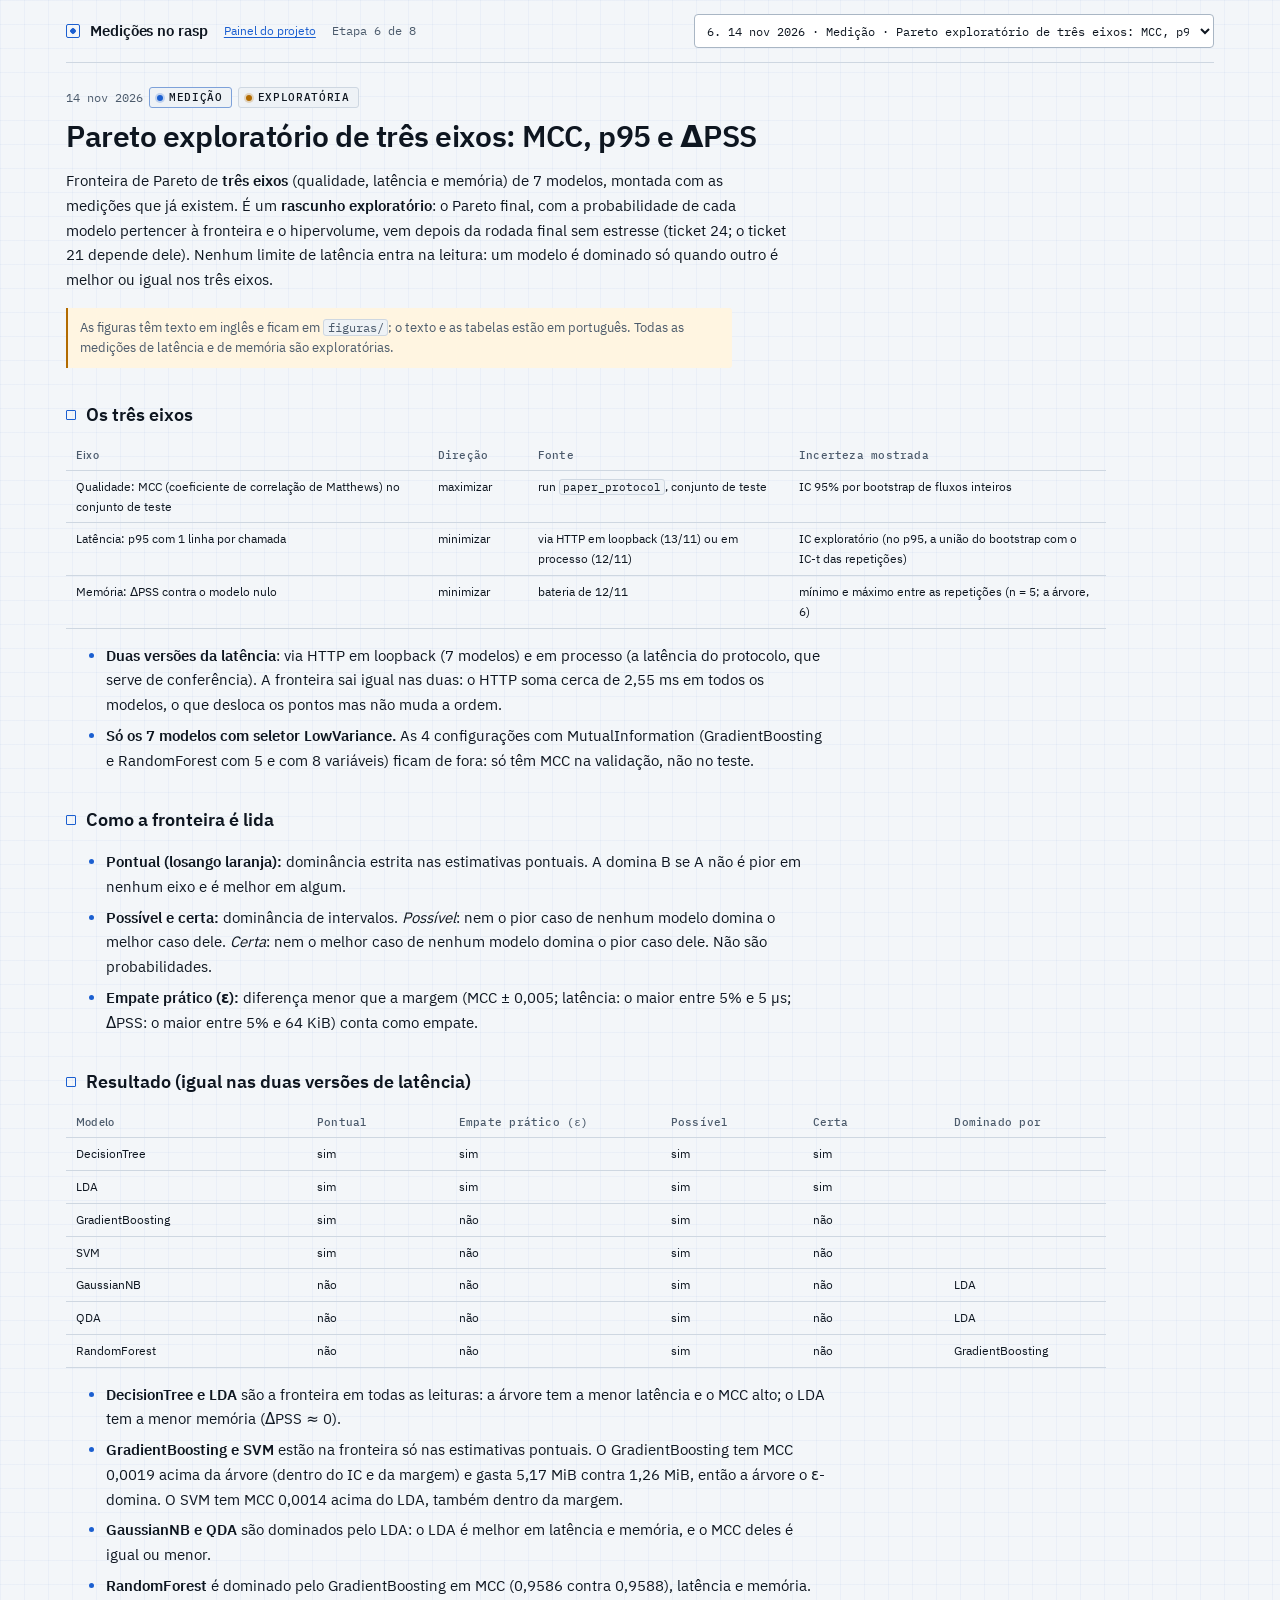
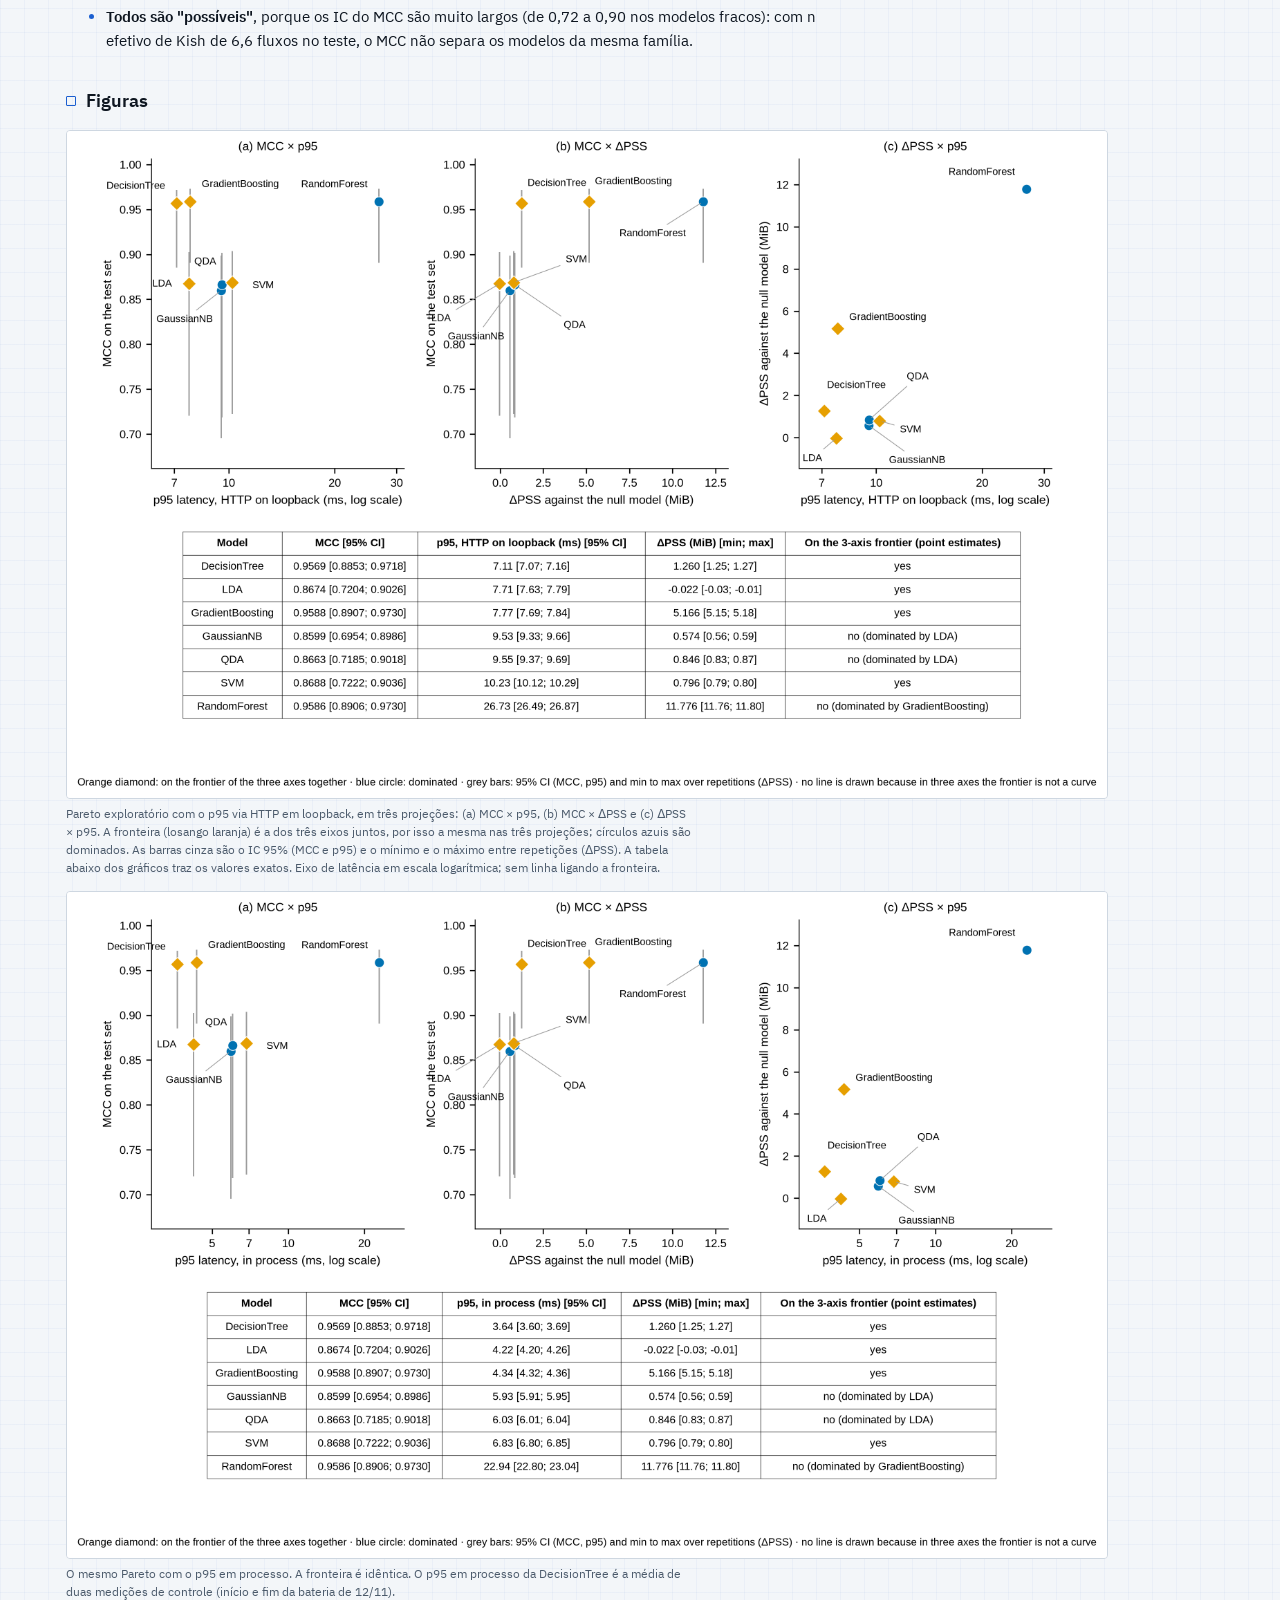
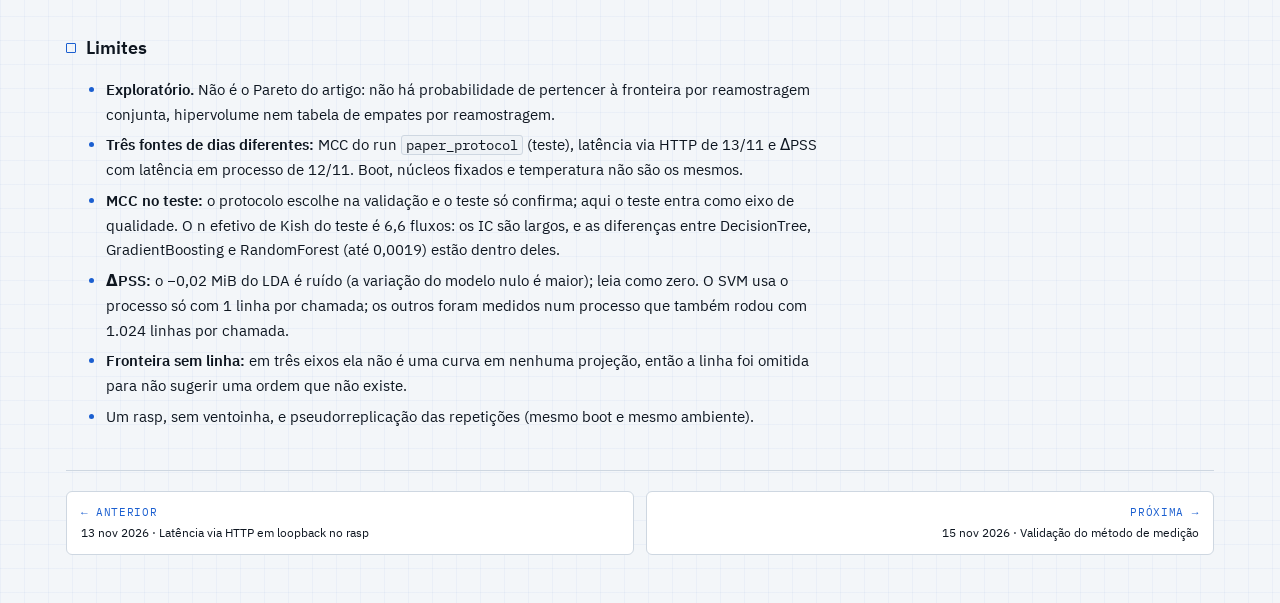
<file: etapas/2026-11-14-pareto-exploratorio/index.html>
<!DOCTYPE html>
<html lang="pt-BR">
<head>
<meta charset="utf-8">
<meta name="viewport" content="width=device-width, initial-scale=1">
<title>Pareto exploratório de três eixos · Medições no rasp</title>
<link rel="stylesheet" href="../../assets/estilo.css">
</head>
<body data-raiz="../../" data-etapa="2026-11-14-pareto-exploratorio">
<div class="site">
<nav id="site-nav" aria-label="Navegação do site"></nav>
<main class="texto largo">
  <p id="etapa-meta"></p>
  <h1>Pareto exploratório de três eixos: MCC, p95 e ΔPSS</h1>
  <p>Fronteira de Pareto de <b>três eixos</b> (qualidade, latência e memória) de 7 modelos, montada com as medições que já existem. É um <b>rascunho exploratório</b>: o Pareto final, com a probabilidade de cada modelo pertencer à fronteira e o hipervolume, vem depois da rodada final sem estresse (ticket 24; o ticket 21 depende dele). Nenhum limite de latência entra na leitura: um modelo é dominado só quando outro é melhor ou igual nos três eixos.</p>
  <p class="discreto">As figuras têm texto em inglês e ficam em <code>figuras/</code>; o texto e as tabelas estão em português. Todas as medições de latência e de memória são exploratórias.</p>

  <h2>Os três eixos</h2>
  <div class="lp-tabela-rolagem">
  <table class="lp-tabela">
    <thead><tr><th>Eixo</th><th>Direção</th><th>Fonte</th><th>Incerteza mostrada</th></tr></thead>
    <tbody>
      <tr><td>Qualidade: MCC (coeficiente de correlação de Matthews) no conjunto de teste</td><td>maximizar</td><td>run <code>paper_protocol</code>, conjunto de teste</td><td>IC 95% por bootstrap de fluxos inteiros</td></tr>
      <tr><td>Latência: p95 com 1 linha por chamada</td><td>minimizar</td><td>via HTTP em loopback (13/11) ou em processo (12/11)</td><td>IC exploratório (no p95, a união do bootstrap com o IC-t das repetições)</td></tr>
      <tr><td>Memória: ΔPSS contra o modelo nulo</td><td>minimizar</td><td>bateria de 12/11</td><td>mínimo e máximo entre as repetições (n = 5; a árvore, 6)</td></tr>
    </tbody>
  </table>
  </div>
  <ul>
    <li><b>Duas versões da latência</b>: via HTTP em loopback (7 modelos) e em processo (a latência do protocolo, que serve de conferência). A fronteira sai igual nas duas: o HTTP soma cerca de 2,55 ms em todos os modelos, o que desloca os pontos mas não muda a ordem.</li>
    <li><b>Só os 7 modelos com seletor LowVariance.</b> As 4 configurações com MutualInformation (GradientBoosting e RandomForest com 5 e com 8 variáveis) ficam de fora: só têm MCC na validação, não no teste.</li>
  </ul>

  <h2>Como a fronteira é lida</h2>
  <ul>
    <li><b>Pontual (losango laranja):</b> dominância estrita nas estimativas pontuais. A domina B se A não é pior em nenhum eixo e é melhor em algum.</li>
    <li><b>Possível e certa:</b> dominância de intervalos. <i>Possível</i>: nem o pior caso de nenhum modelo domina o melhor caso dele. <i>Certa</i>: nem o melhor caso de nenhum modelo domina o pior caso dele. Não são probabilidades.</li>
    <li><b>Empate prático (ε):</b> diferença menor que a margem (MCC ± 0,005; latência: o maior entre 5% e 5 µs; ΔPSS: o maior entre 5% e 64 KiB) conta como empate.</li>
  </ul>

  <h2>Resultado (igual nas duas versões de latência)</h2>
  <div class="lp-tabela-rolagem">
  <table class="lp-tabela">
    <thead><tr><th>Modelo</th><th>Pontual</th><th>Empate prático (ε)</th><th>Possível</th><th>Certa</th><th>Dominado por</th></tr></thead>
    <tbody>
      <tr><td>DecisionTree</td><td>sim</td><td>sim</td><td>sim</td><td>sim</td><td></td></tr>
      <tr><td>LDA</td><td>sim</td><td>sim</td><td>sim</td><td>sim</td><td></td></tr>
      <tr><td>GradientBoosting</td><td>sim</td><td>não</td><td>sim</td><td>não</td><td></td></tr>
      <tr><td>SVM</td><td>sim</td><td>não</td><td>sim</td><td>não</td><td></td></tr>
      <tr><td>GaussianNB</td><td>não</td><td>não</td><td>sim</td><td>não</td><td>LDA</td></tr>
      <tr><td>QDA</td><td>não</td><td>não</td><td>sim</td><td>não</td><td>LDA</td></tr>
      <tr><td>RandomForest</td><td>não</td><td>não</td><td>sim</td><td>não</td><td>GradientBoosting</td></tr>
    </tbody>
  </table>
  </div>
  <ul>
    <li><b>DecisionTree e LDA</b> são a fronteira em todas as leituras: a árvore tem a menor latência e o MCC alto; o LDA tem a menor memória (ΔPSS ≈ 0).</li>
    <li><b>GradientBoosting e SVM</b> estão na fronteira só nas estimativas pontuais. O GradientBoosting tem MCC 0,0019 acima da árvore (dentro do IC e da margem) e gasta 5,17 MiB contra 1,26 MiB, então a árvore o ε-domina. O SVM tem MCC 0,0014 acima do LDA, também dentro da margem.</li>
    <li><b>GaussianNB e QDA</b> são dominados pelo LDA: o LDA é melhor em latência e memória, e o MCC deles é igual ou menor.</li>
    <li><b>RandomForest</b> é dominado pelo GradientBoosting em MCC (0,9586 contra 0,9588), latência e memória.</li>
    <li><b>Todos são "possíveis"</b>, porque os IC do MCC são muito largos (de 0,72 a 0,90 nos modelos fracos): com n efetivo de Kish de 6,6 fluxos no teste, o MCC não separa os modelos da mesma família.</li>
  </ul>

  <h2>Figuras</h2>
  <figure class="fig"><img src="../../figuras/9-pareto-exploratorio-mcc-p95-dpss-http-loopback.png" alt="Pareto exploratório de três eixos com a latência via HTTP em loopback" loading="lazy">
    <figcaption>Pareto exploratório com o p95 via HTTP em loopback, em três projeções: (a) MCC × p95, (b) MCC × ΔPSS e (c) ΔPSS × p95. A fronteira (losango laranja) é a dos três eixos juntos, por isso a mesma nas três projeções; círculos azuis são dominados. As barras cinza são o IC 95% (MCC e p95) e o mínimo e o máximo entre repetições (ΔPSS). A tabela abaixo dos gráficos traz os valores exatos. Eixo de latência em escala logarítmica; sem linha ligando a fronteira.</figcaption></figure>
  <figure class="fig"><img src="../../figuras/9-pareto-exploratorio-mcc-p95-dpss-em-processo.png" alt="Pareto exploratório de três eixos com a latência em processo" loading="lazy">
    <figcaption>O mesmo Pareto com o p95 em processo. A fronteira é idêntica. O p95 em processo da DecisionTree é a média de duas medições de controle (início e fim da bateria de 12/11).</figcaption></figure>

  <h2>Limites</h2>
  <ul>
    <li><b>Exploratório.</b> Não é o Pareto do artigo: não há probabilidade de pertencer à fronteira por reamostragem conjunta, hipervolume nem tabela de empates por reamostragem.</li>
    <li><b>Três fontes de dias diferentes:</b> MCC do run <code>paper_protocol</code> (teste), latência via HTTP de 13/11 e ΔPSS com latência em processo de 12/11. Boot, núcleos fixados e temperatura não são os mesmos.</li>
    <li><b>MCC no teste:</b> o protocolo escolhe na validação e o teste só confirma; aqui o teste entra como eixo de qualidade. O n efetivo de Kish do teste é 6,6 fluxos: os IC são largos, e as diferenças entre DecisionTree, GradientBoosting e RandomForest (até 0,0019) estão dentro deles.</li>
    <li><b>ΔPSS:</b> o −0,02 MiB do LDA é ruído (a variação do modelo nulo é maior); leia como zero. O SVM usa o processo só com 1 linha por chamada; os outros foram medidos num processo que também rodou com 1.024 linhas por chamada.</li>
    <li><b>Fronteira sem linha:</b> em três eixos ela não é uma curva em nenhuma projeção, então a linha foi omitida para não sugerir uma ordem que não existe.</li>
    <li>Um rasp, sem ventoinha, e pseudorreplicação das repetições (mesmo boot e mesmo ambiente).</li>
  </ul>
</main>
<nav id="site-pager" aria-label="Etapa anterior e próxima"></nav>
</div>
<script src="../../assets/etapas.js"></script>
<script src="../../assets/nav.js"></script>
</body>
</html>
</file>
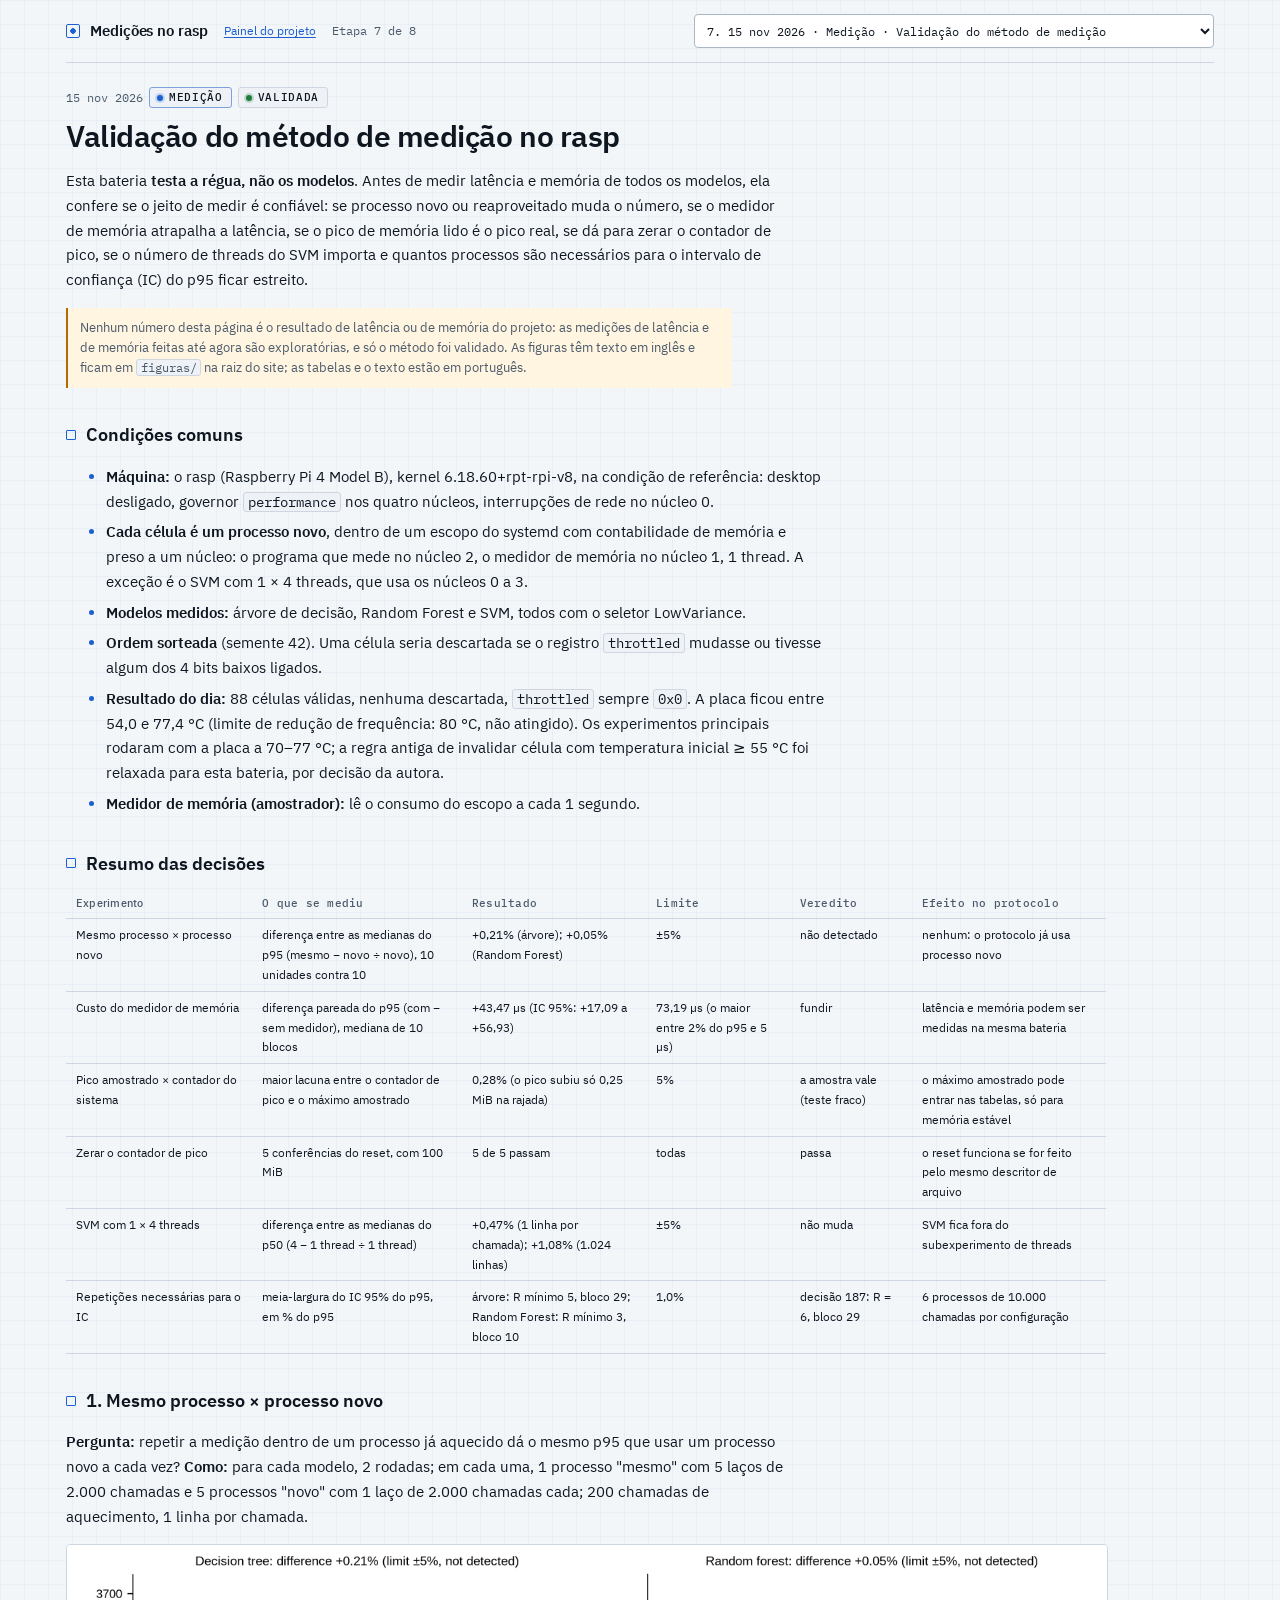
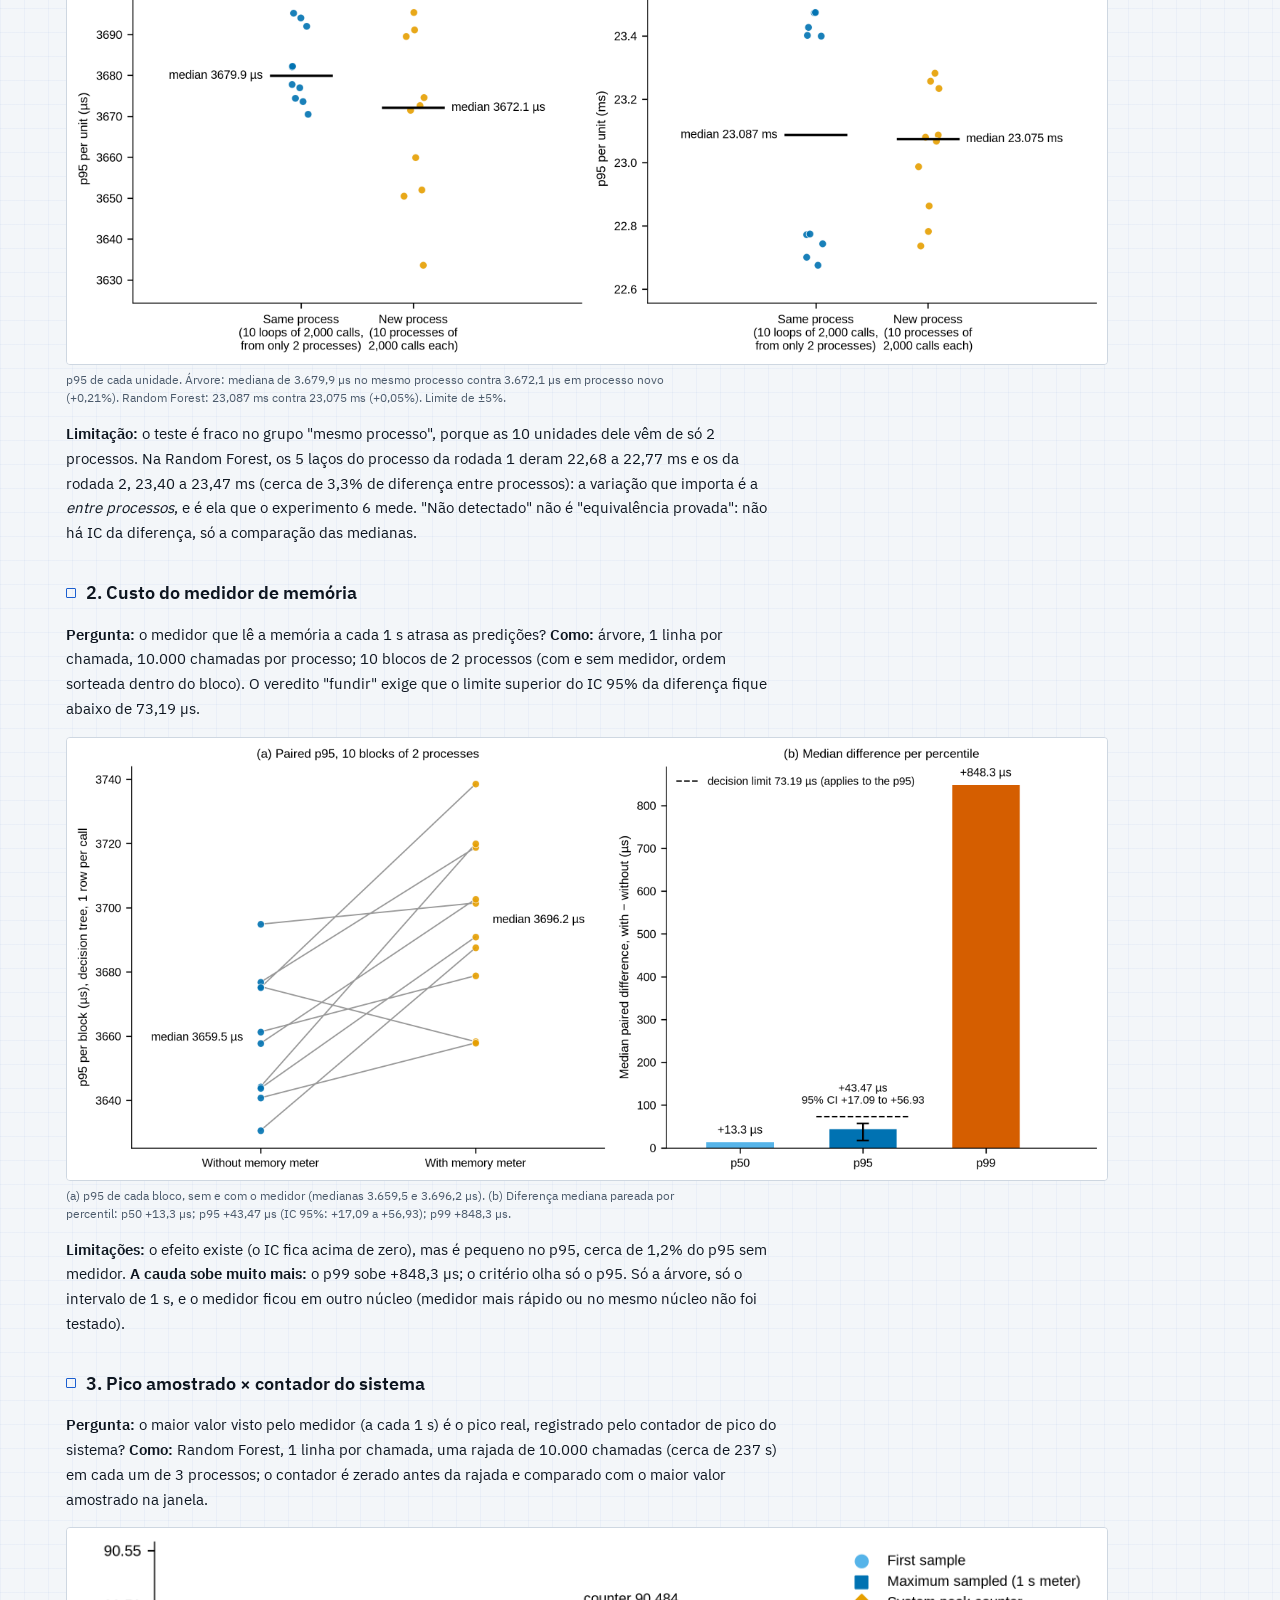
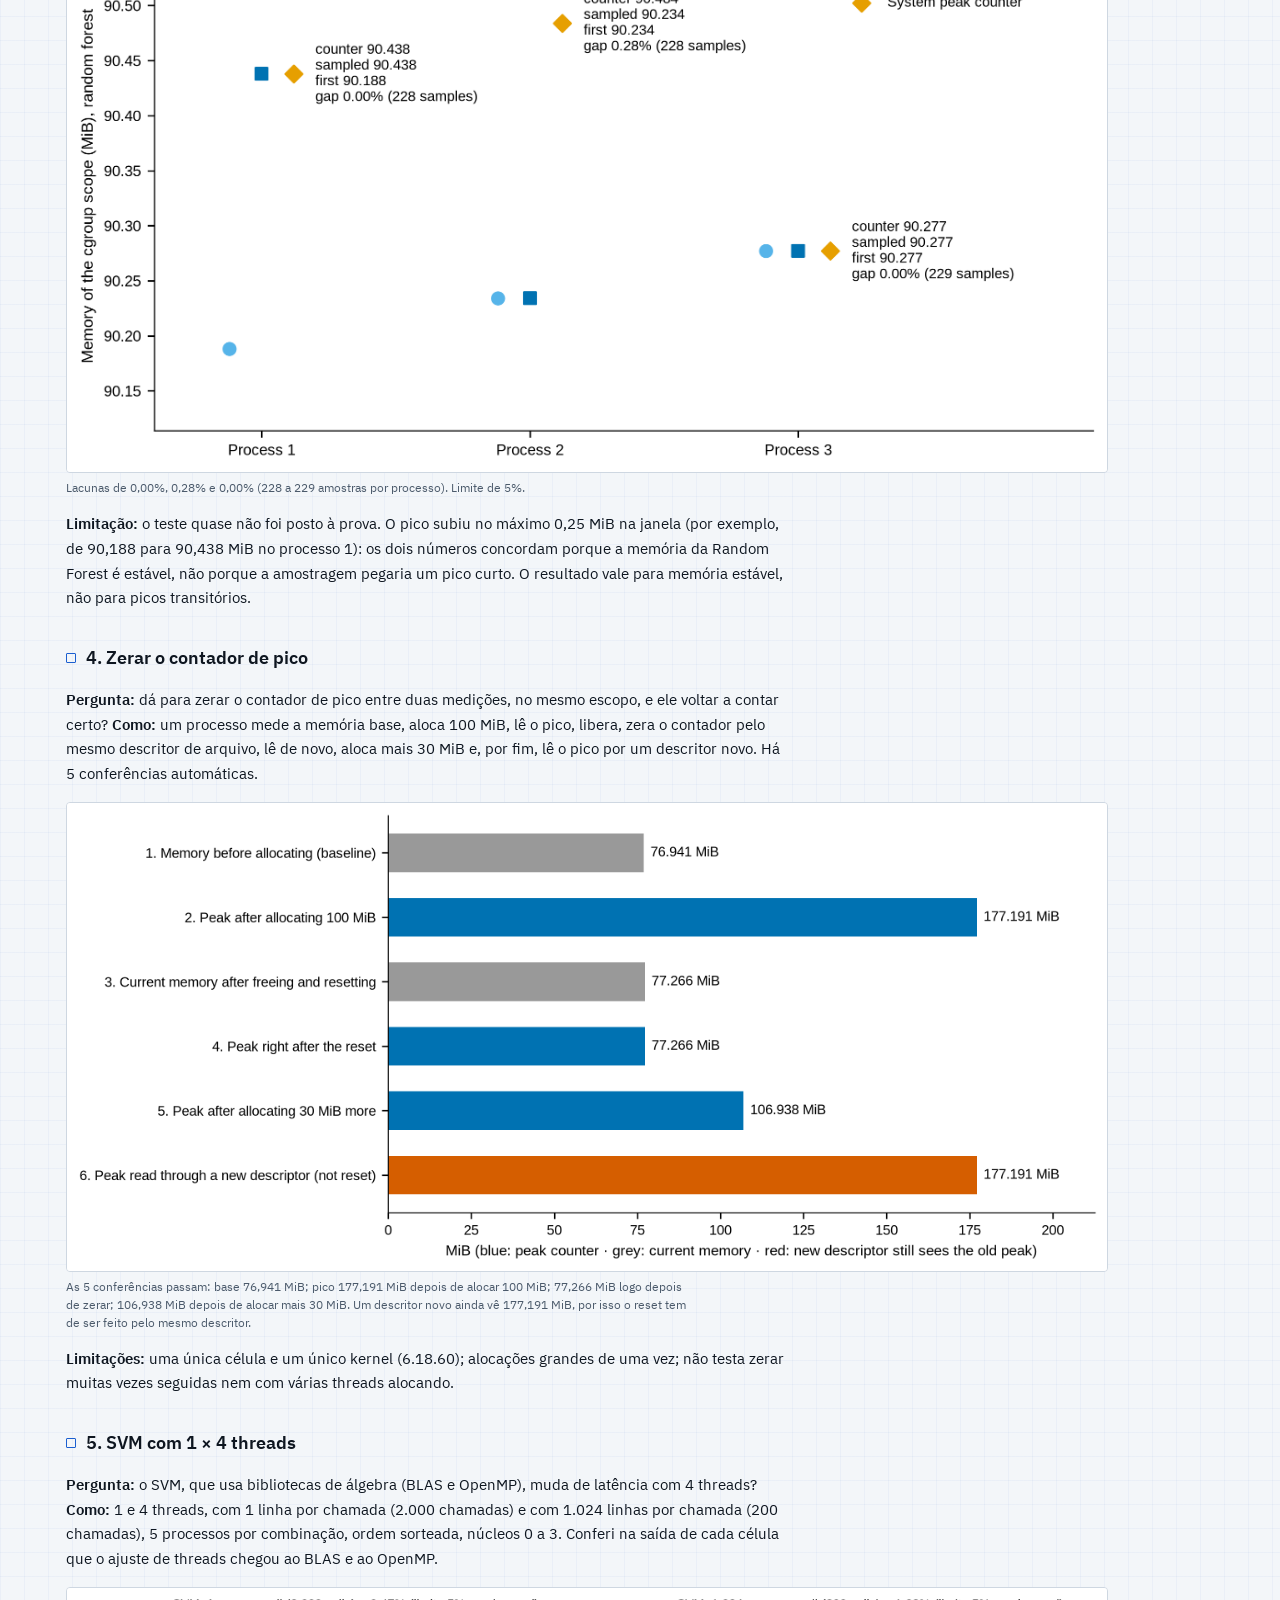
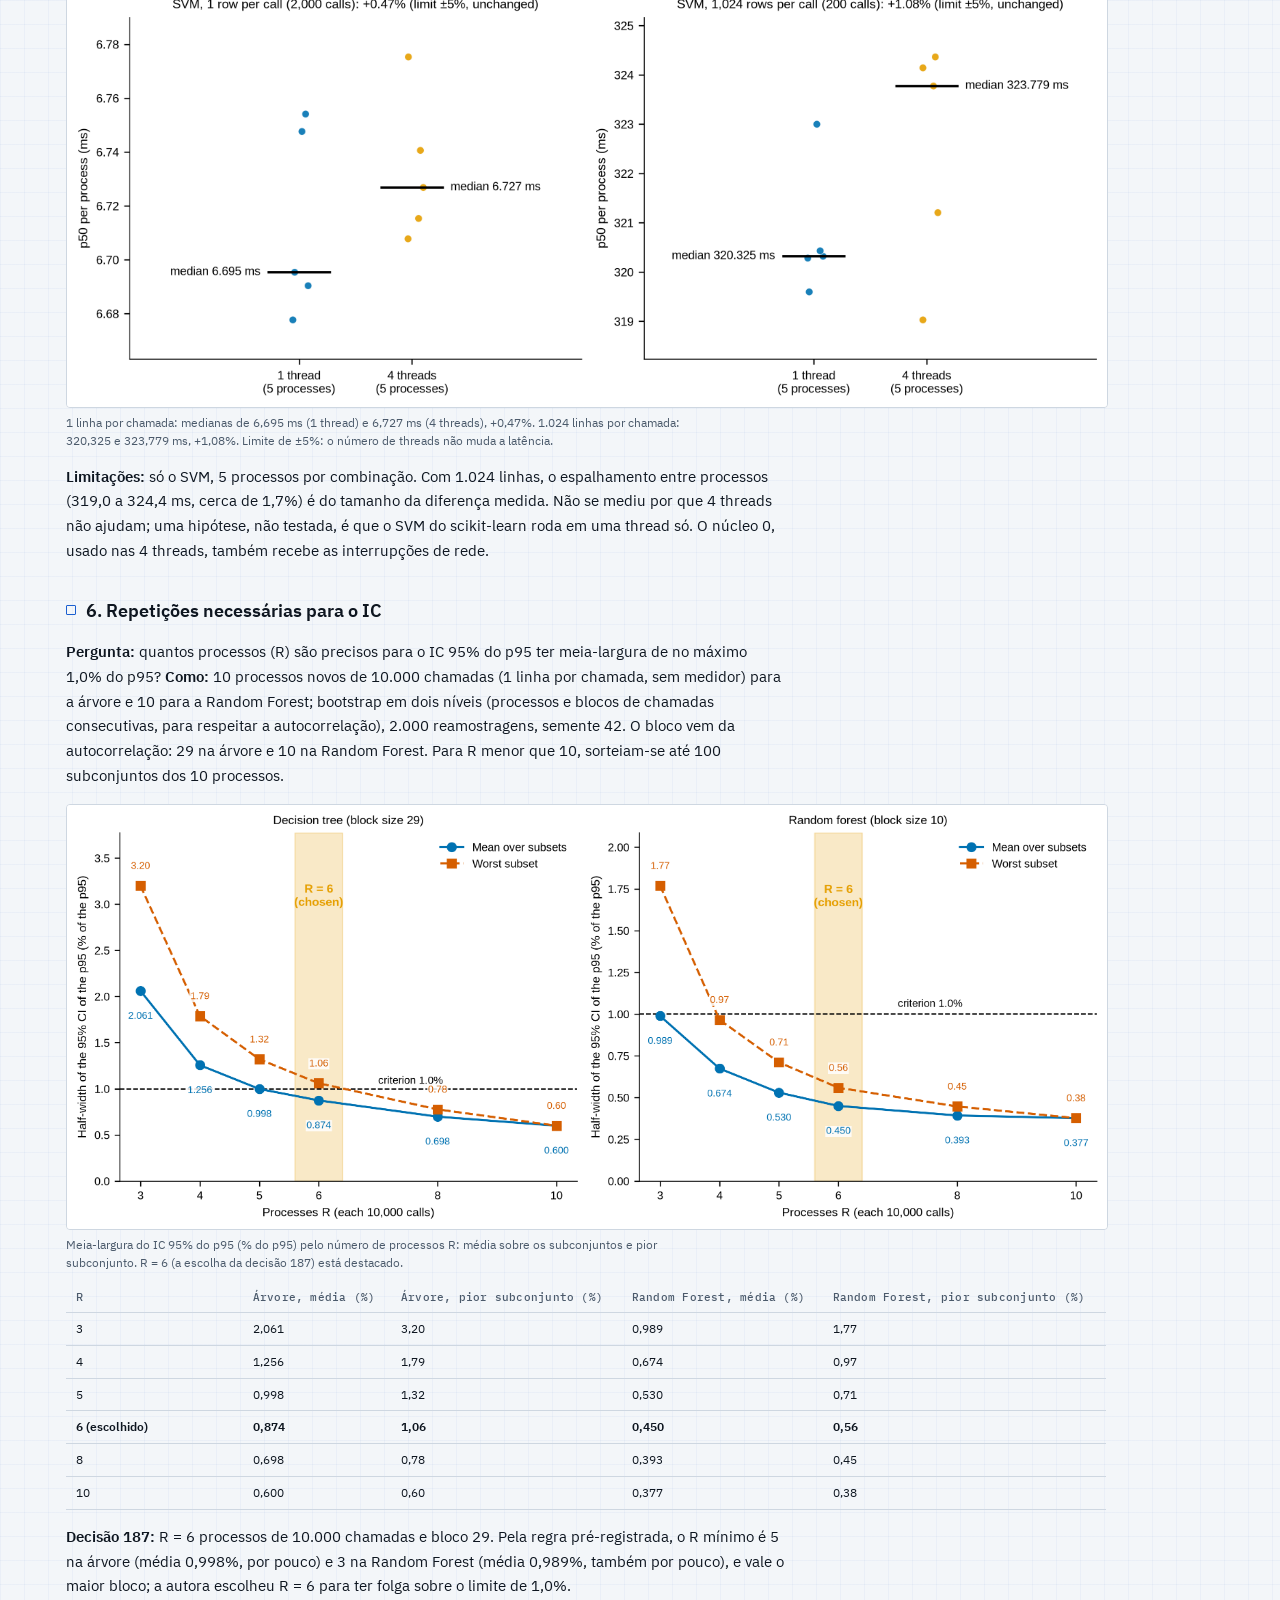
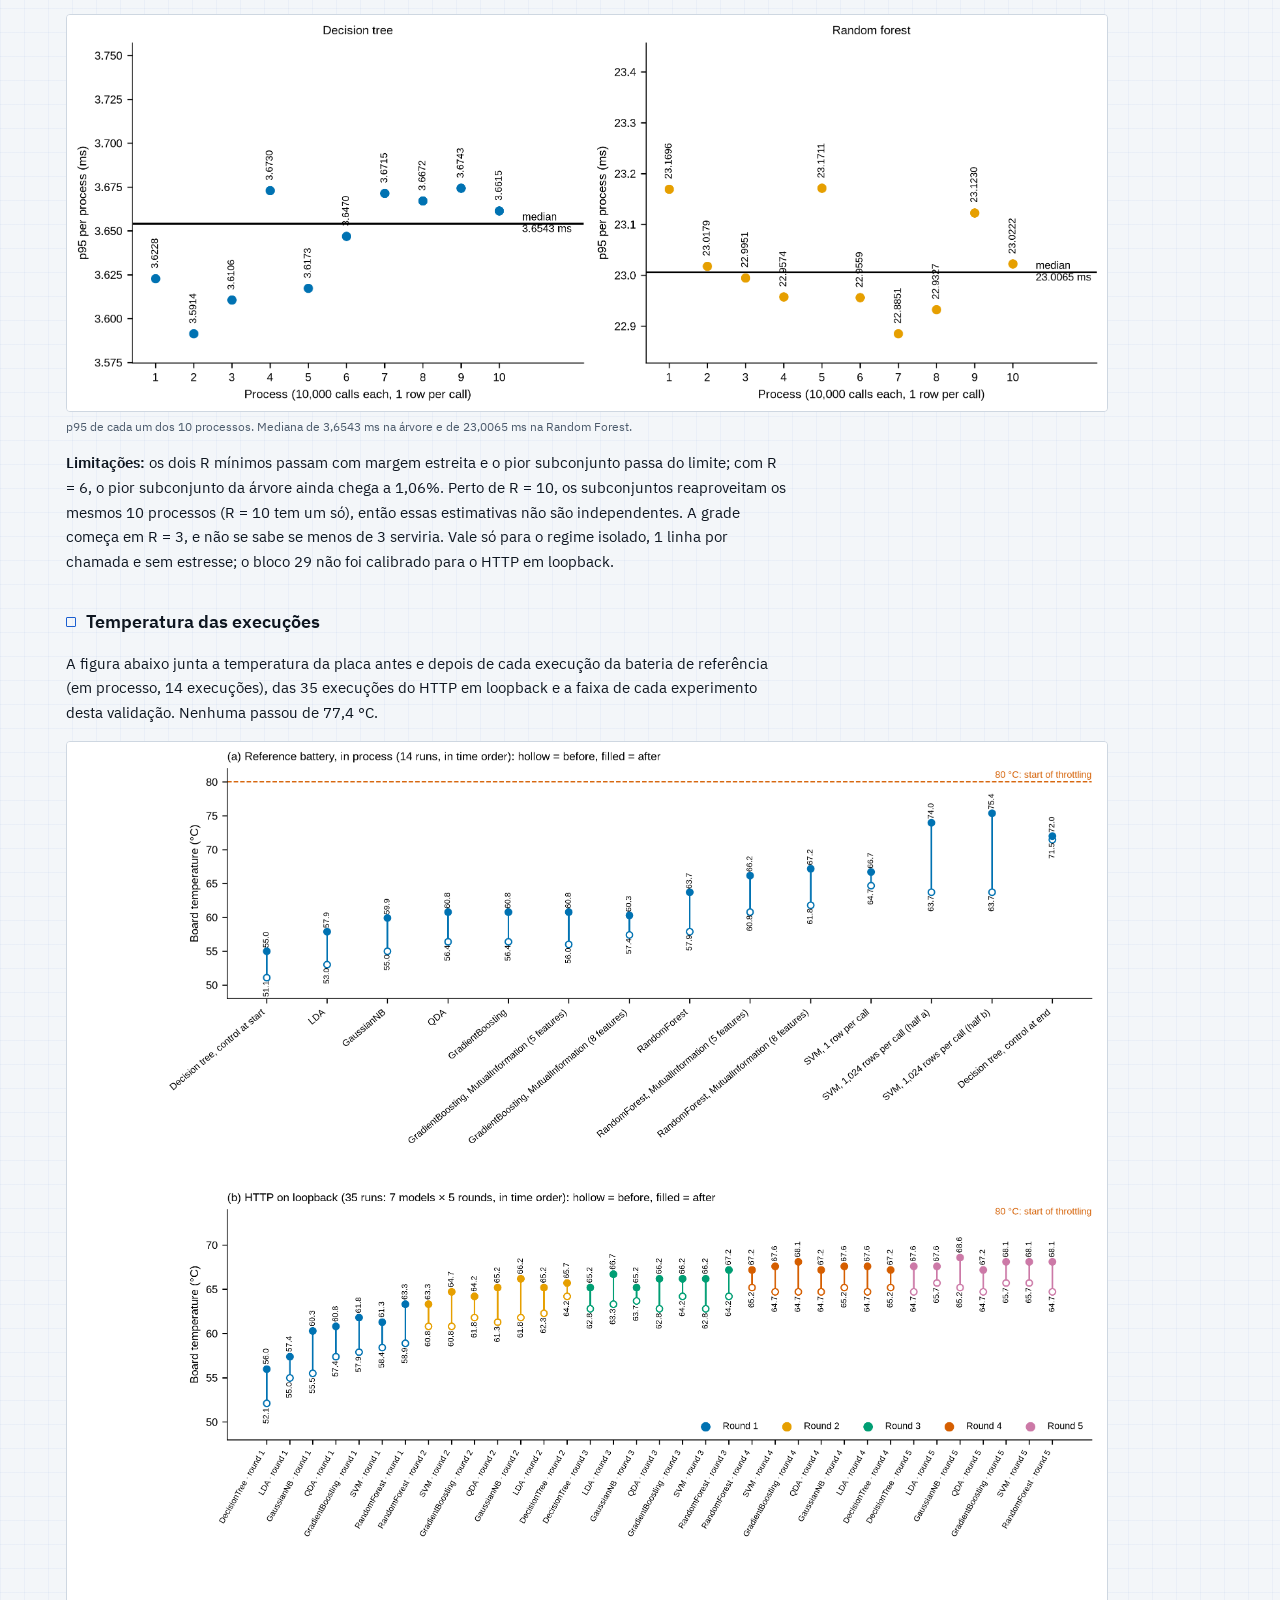
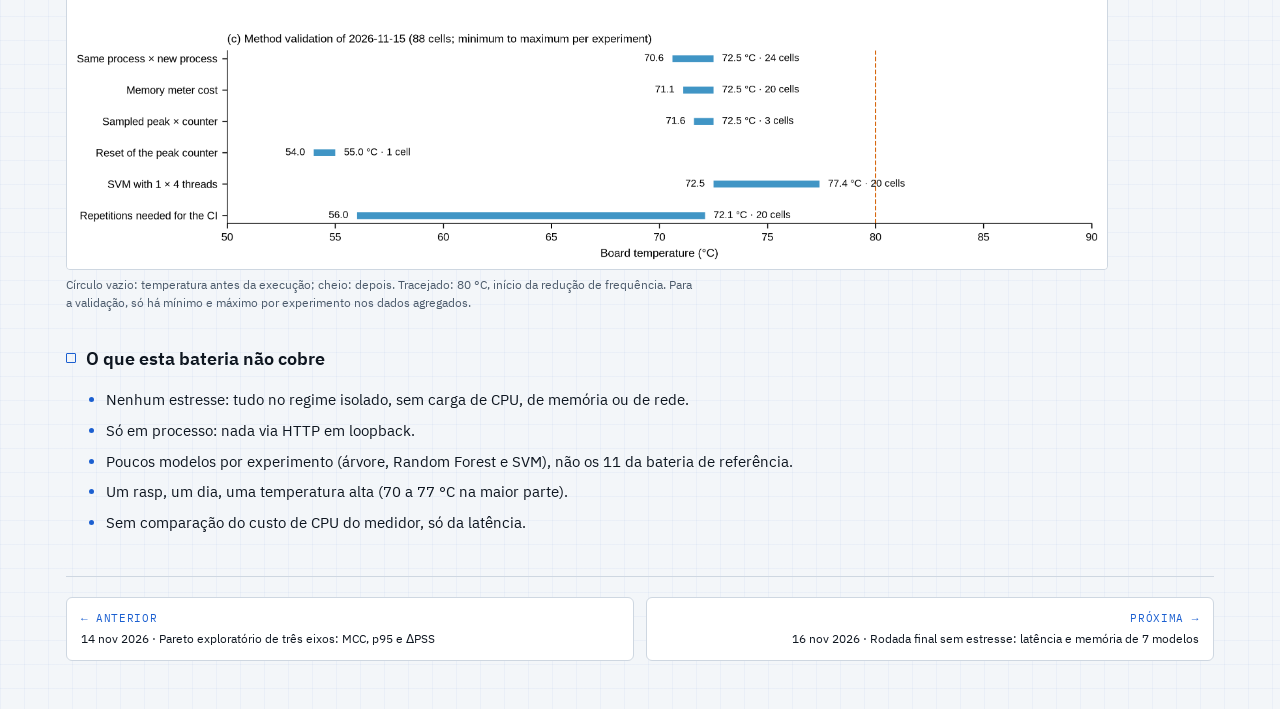
<file: etapas/2026-11-15-validacao-do-metodo-de-medicao/index.html>
<!DOCTYPE html>
<html lang="pt-BR">
<head>
<meta charset="utf-8">
<meta name="viewport" content="width=device-width, initial-scale=1">
<title>Validação do método de medição · Medições no rasp</title>
<link rel="stylesheet" href="../../assets/estilo.css">
</head>
<body data-raiz="../../" data-etapa="2026-11-15-validacao-do-metodo-de-medicao">
<div class="site">
<nav id="site-nav" aria-label="Navegação do site"></nav>
<main class="texto largo">
  <p id="etapa-meta"></p>
  <h1>Validação do método de medição no rasp</h1>
  <p>Esta bateria <b>testa a régua, não os modelos</b>. Antes de medir latência e memória de todos os modelos, ela confere se o jeito de medir é confiável: se processo novo ou reaproveitado muda o número, se o medidor de memória atrapalha a latência, se o pico de memória lido é o pico real, se dá para zerar o contador de pico, se o número de threads do SVM importa e quantos processos são necessários para o intervalo de confiança (IC) do p95 ficar estreito.</p>
  <p class="discreto">Nenhum número desta página é o resultado de latência ou de memória do projeto: as medições de latência e de memória feitas até agora são exploratórias, e só o método foi validado. As figuras têm texto em inglês e ficam em <code>figuras/</code> na raiz do site; as tabelas e o texto estão em português.</p>

  <h2>Condições comuns</h2>
  <ul>
    <li><b>Máquina:</b> o rasp (Raspberry Pi 4 Model B), kernel 6.18.60+rpt-rpi-v8, na condição de referência: desktop desligado, governor <code>performance</code> nos quatro núcleos, interrupções de rede no núcleo 0.</li>
    <li><b>Cada célula é um processo novo</b>, dentro de um escopo do systemd com contabilidade de memória e preso a um núcleo: o programa que mede no núcleo 2, o medidor de memória no núcleo 1, 1 thread. A exceção é o SVM com 1 × 4 threads, que usa os núcleos 0 a 3.</li>
    <li><b>Modelos medidos:</b> árvore de decisão, Random Forest e SVM, todos com o seletor LowVariance.</li>
    <li><b>Ordem sorteada</b> (semente 42). Uma célula seria descartada se o registro <code>throttled</code> mudasse ou tivesse algum dos 4 bits baixos ligados.</li>
    <li><b>Resultado do dia:</b> 88 células válidas, nenhuma descartada, <code>throttled</code> sempre <code>0x0</code>. A placa ficou entre 54,0 e 77,4 °C (limite de redução de frequência: 80 °C, não atingido). Os experimentos principais rodaram com a placa a 70–77 °C; a regra antiga de invalidar célula com temperatura inicial ≥ 55 °C foi relaxada para esta bateria, por decisão da autora.</li>
    <li><b>Medidor de memória (amostrador):</b> lê o consumo do escopo a cada 1 segundo.</li>
  </ul>

  <h2>Resumo das decisões</h2>
  <div class="lp-tabela-rolagem">
  <table class="lp-tabela">
    <thead><tr><th>Experimento</th><th>O que se mediu</th><th>Resultado</th><th>Limite</th><th>Veredito</th><th>Efeito no protocolo</th></tr></thead>
    <tbody>
      <tr><td>Mesmo processo × processo novo</td><td>diferença entre as medianas do p95 (mesmo − novo ÷ novo), 10 unidades contra 10</td><td>+0,21% (árvore); +0,05% (Random Forest)</td><td>±5%</td><td>não detectado</td><td>nenhum: o protocolo já usa processo novo</td></tr>
      <tr><td>Custo do medidor de memória</td><td>diferença pareada do p95 (com − sem medidor), mediana de 10 blocos</td><td>+43,47 µs (IC 95%: +17,09 a +56,93)</td><td>73,19 µs (o maior entre 2% do p95 e 5 µs)</td><td>fundir</td><td>latência e memória podem ser medidas na mesma bateria</td></tr>
      <tr><td>Pico amostrado × contador do sistema</td><td>maior lacuna entre o contador de pico e o máximo amostrado</td><td>0,28% (o pico subiu só 0,25 MiB na rajada)</td><td>5%</td><td>a amostra vale (teste fraco)</td><td>o máximo amostrado pode entrar nas tabelas, só para memória estável</td></tr>
      <tr><td>Zerar o contador de pico</td><td>5 conferências do reset, com 100 MiB</td><td>5 de 5 passam</td><td>todas</td><td>passa</td><td>o reset funciona se for feito pelo mesmo descritor de arquivo</td></tr>
      <tr><td>SVM com 1 × 4 threads</td><td>diferença entre as medianas do p50 (4 − 1 thread ÷ 1 thread)</td><td>+0,47% (1 linha por chamada); +1,08% (1.024 linhas)</td><td>±5%</td><td>não muda</td><td>SVM fica fora do subexperimento de threads</td></tr>
      <tr><td>Repetições necessárias para o IC</td><td>meia-largura do IC 95% do p95, em % do p95</td><td>árvore: R mínimo 5, bloco 29; Random Forest: R mínimo 3, bloco 10</td><td>1,0%</td><td>decisão 187: R = 6, bloco 29</td><td>6 processos de 10.000 chamadas por configuração</td></tr>
    </tbody>
  </table>
  </div>

  <h2>1. Mesmo processo × processo novo</h2>
  <p><b>Pergunta:</b> repetir a medição dentro de um processo já aquecido dá o mesmo p95 que usar um processo novo a cada vez? <b>Como:</b> para cada modelo, 2 rodadas; em cada uma, 1 processo "mesmo" com 5 laços de 2.000 chamadas e 5 processos "novo" com 1 laço de 2.000 chamadas cada; 200 chamadas de aquecimento, 1 linha por chamada.</p>
  <figure class="fig"><img src="../../figuras/1-mesmo-processo-vs-processo-novo.png" alt="p95 por unidade, no mesmo processo e em processo novo, para a árvore e a Random Forest, com as medianas escritas" loading="lazy">
    <figcaption>p95 de cada unidade. Árvore: mediana de 3.679,9 µs no mesmo processo contra 3.672,1 µs em processo novo (+0,21%). Random Forest: 23,087 ms contra 23,075 ms (+0,05%). Limite de ±5%.</figcaption></figure>
  <p><b>Limitação:</b> o teste é fraco no grupo "mesmo processo", porque as 10 unidades dele vêm de só 2 processos. Na Random Forest, os 5 laços do processo da rodada 1 deram 22,68 a 22,77 ms e os da rodada 2, 23,40 a 23,47 ms (cerca de 3,3% de diferença entre processos): a variação que importa é a <em>entre processos</em>, e é ela que o experimento 6 mede. "Não detectado" não é "equivalência provada": não há IC da diferença, só a comparação das medianas.</p>

  <h2>2. Custo do medidor de memória</h2>
  <p><b>Pergunta:</b> o medidor que lê a memória a cada 1 s atrasa as predições? <b>Como:</b> árvore, 1 linha por chamada, 10.000 chamadas por processo; 10 blocos de 2 processos (com e sem medidor, ordem sorteada dentro do bloco). O veredito "fundir" exige que o limite superior do IC 95% da diferença fique abaixo de 73,19 µs.</p>
  <figure class="fig"><img src="../../figuras/2-custo-do-medidor-de-memoria.png" alt="p95 pareado com e sem medidor de memória nos 10 blocos, e diferença mediana por percentil" loading="lazy">
    <figcaption>(a) p95 de cada bloco, sem e com o medidor (medianas 3.659,5 e 3.696,2 µs). (b) Diferença mediana pareada por percentil: p50 +13,3 µs; p95 +43,47 µs (IC 95%: +17,09 a +56,93); p99 +848,3 µs.</figcaption></figure>
  <p><b>Limitações:</b> o efeito existe (o IC fica acima de zero), mas é pequeno no p95, cerca de 1,2% do p95 sem medidor. <b>A cauda sobe muito mais:</b> o p99 sobe +848,3 µs; o critério olha só o p95. Só a árvore, só o intervalo de 1 s, e o medidor ficou em outro núcleo (medidor mais rápido ou no mesmo núcleo não foi testado).</p>

  <h2>3. Pico amostrado × contador do sistema</h2>
  <p><b>Pergunta:</b> o maior valor visto pelo medidor (a cada 1 s) é o pico real, registrado pelo contador de pico do sistema? <b>Como:</b> Random Forest, 1 linha por chamada, uma rajada de 10.000 chamadas (cerca de 237 s) em cada um de 3 processos; o contador é zerado antes da rajada e comparado com o maior valor amostrado na janela.</p>
  <figure class="fig"><img src="../../figuras/3-pico-amostrado-vs-contador.png" alt="Primeira amostra, máximo amostrado e contador de pico em cada um dos 3 processos" loading="lazy">
    <figcaption>Lacunas de 0,00%, 0,28% e 0,00% (228 a 229 amostras por processo). Limite de 5%.</figcaption></figure>
  <p><b>Limitação:</b> o teste quase não foi posto à prova. O pico subiu no máximo 0,25 MiB na janela (por exemplo, de 90,188 para 90,438 MiB no processo 1): os dois números concordam porque a memória da Random Forest é estável, não porque a amostragem pegaria um pico curto. O resultado vale para memória estável, não para picos transitórios.</p>

  <h2>4. Zerar o contador de pico</h2>
  <p><b>Pergunta:</b> dá para zerar o contador de pico entre duas medições, no mesmo escopo, e ele voltar a contar certo? <b>Como:</b> um processo mede a memória base, aloca 100 MiB, lê o pico, libera, zera o contador pelo mesmo descritor de arquivo, lê de novo, aloca mais 30 MiB e, por fim, lê o pico por um descritor novo. Há 5 conferências automáticas.</p>
  <figure class="fig"><img src="../../figuras/4-leituras-do-contador-de-pico.png" alt="As seis leituras do contador de pico, em MiB" loading="lazy">
    <figcaption>As 5 conferências passam: base 76,941 MiB; pico 177,191 MiB depois de alocar 100 MiB; 77,266 MiB logo depois de zerar; 106,938 MiB depois de alocar mais 30 MiB. Um descritor novo ainda vê 177,191 MiB, por isso o reset tem de ser feito pelo mesmo descritor.</figcaption></figure>
  <p><b>Limitações:</b> uma única célula e um único kernel (6.18.60); alocações grandes de uma vez; não testa zerar muitas vezes seguidas nem com várias threads alocando.</p>

  <h2>5. SVM com 1 × 4 threads</h2>
  <p><b>Pergunta:</b> o SVM, que usa bibliotecas de álgebra (BLAS e OpenMP), muda de latência com 4 threads? <b>Como:</b> 1 e 4 threads, com 1 linha por chamada (2.000 chamadas) e com 1.024 linhas por chamada (200 chamadas), 5 processos por combinação, ordem sorteada, núcleos 0 a 3. Conferi na saída de cada célula que o ajuste de threads chegou ao BLAS e ao OpenMP.</p>
  <figure class="fig"><img src="../../figuras/5-svm-1-vs-4-threads.png" alt="p50 de cada processo do SVM com 1 e com 4 threads, nos dois tamanhos de lote" loading="lazy">
    <figcaption>1 linha por chamada: medianas de 6,695 ms (1 thread) e 6,727 ms (4 threads), +0,47%. 1.024 linhas por chamada: 320,325 e 323,779 ms, +1,08%. Limite de ±5%: o número de threads não muda a latência.</figcaption></figure>
  <p><b>Limitações:</b> só o SVM, 5 processos por combinação. Com 1.024 linhas, o espalhamento entre processos (319,0 a 324,4 ms, cerca de 1,7%) é do tamanho da diferença medida. Não se mediu por que 4 threads não ajudam; uma hipótese, não testada, é que o SVM do scikit-learn roda em uma thread só. O núcleo 0, usado nas 4 threads, também recebe as interrupções de rede.</p>

  <h2>6. Repetições necessárias para o IC</h2>
  <p><b>Pergunta:</b> quantos processos (R) são precisos para o IC 95% do p95 ter meia-largura de no máximo 1,0% do p95? <b>Como:</b> 10 processos novos de 10.000 chamadas (1 linha por chamada, sem medidor) para a árvore e 10 para a Random Forest; bootstrap em dois níveis (processos e blocos de chamadas consecutivas, para respeitar a autocorrelação), 2.000 reamostragens, semente 42. O bloco vem da autocorrelação: 29 na árvore e 10 na Random Forest. Para R menor que 10, sorteiam-se até 100 subconjuntos dos 10 processos.</p>
  <figure class="fig"><img src="../../figuras/6-repeticoes-necessarias-para-o-ic.png" alt="Meia-largura do IC do p95 por número de processos R, com R igual a 6 destacado" loading="lazy">
    <figcaption>Meia-largura do IC 95% do p95 (% do p95) pelo número de processos R: média sobre os subconjuntos e pior subconjunto. R = 6 (a escolha da decisão 187) está destacado.</figcaption></figure>
  <div class="lp-tabela-rolagem">
  <table class="lp-tabela">
    <thead><tr><th>R</th><th>Árvore, média (%)</th><th>Árvore, pior subconjunto (%)</th><th>Random Forest, média (%)</th><th>Random Forest, pior subconjunto (%)</th></tr></thead>
    <tbody>
      <tr><td>3</td><td>2,061</td><td>3,20</td><td>0,989</td><td>1,77</td></tr>
      <tr><td>4</td><td>1,256</td><td>1,79</td><td>0,674</td><td>0,97</td></tr>
      <tr><td>5</td><td>0,998</td><td>1,32</td><td>0,530</td><td>0,71</td></tr>
      <tr><td><b>6 (escolhido)</b></td><td><b>0,874</b></td><td><b>1,06</b></td><td><b>0,450</b></td><td><b>0,56</b></td></tr>
      <tr><td>8</td><td>0,698</td><td>0,78</td><td>0,393</td><td>0,45</td></tr>
      <tr><td>10</td><td>0,600</td><td>0,60</td><td>0,377</td><td>0,38</td></tr>
    </tbody>
  </table>
  </div>
  <p><b>Decisão 187:</b> R = 6 processos de 10.000 chamadas e bloco 29. Pela regra pré-registrada, o R mínimo é 5 na árvore (média 0,998%, por pouco) e 3 na Random Forest (média 0,989%, também por pouco), e vale o maior bloco; a autora escolheu R = 6 para ter folga sobre o limite de 1,0%.</p>
  <figure class="fig"><img src="../../figuras/7-p95-por-processo.png" alt="p95 de cada um dos 10 processos da árvore e da Random Forest" loading="lazy">
    <figcaption>p95 de cada um dos 10 processos. Mediana de 3,6543 ms na árvore e de 23,0065 ms na Random Forest.</figcaption></figure>
  <p><b>Limitações:</b> os dois R mínimos passam com margem estreita e o pior subconjunto passa do limite; com R = 6, o pior subconjunto da árvore ainda chega a 1,06%. Perto de R = 10, os subconjuntos reaproveitam os mesmos 10 processos (R = 10 tem um só), então essas estimativas não são independentes. A grade começa em R = 3, e não se sabe se menos de 3 serviria. Vale só para o regime isolado, 1 linha por chamada e sem estresse; o bloco 29 não foi calibrado para o HTTP em loopback.</p>

  <h2>Temperatura das execuções</h2>
  <p>A figura abaixo junta a temperatura da placa antes e depois de cada execução da bateria de referência (em processo, 14 execuções), das 35 execuções do HTTP em loopback e a faixa de cada experimento desta validação. Nenhuma passou de 77,4 °C.</p>
  <figure class="fig"><img src="../../figuras/10-temperatura-por-execucao.png" alt="Temperatura da placa por execução nas três baterias" loading="lazy">
    <figcaption>Círculo vazio: temperatura antes da execução; cheio: depois. Tracejado: 80 °C, início da redução de frequência. Para a validação, só há mínimo e máximo por experimento nos dados agregados.</figcaption></figure>

  <h2>O que esta bateria não cobre</h2>
  <ul>
    <li>Nenhum estresse: tudo no regime isolado, sem carga de CPU, de memória ou de rede.</li>
    <li>Só em processo: nada via HTTP em loopback.</li>
    <li>Poucos modelos por experimento (árvore, Random Forest e SVM), não os 11 da bateria de referência.</li>
    <li>Um rasp, um dia, uma temperatura alta (70 a 77 °C na maior parte).</li>
    <li>Sem comparação do custo de CPU do medidor, só da latência.</li>
  </ul>
</main>
<nav id="site-pager" aria-label="Etapa anterior e próxima"></nav>
</div>
<script src="../../assets/etapas.js"></script>
<script src="../../assets/nav.js"></script>
</body>
</html>
</file>
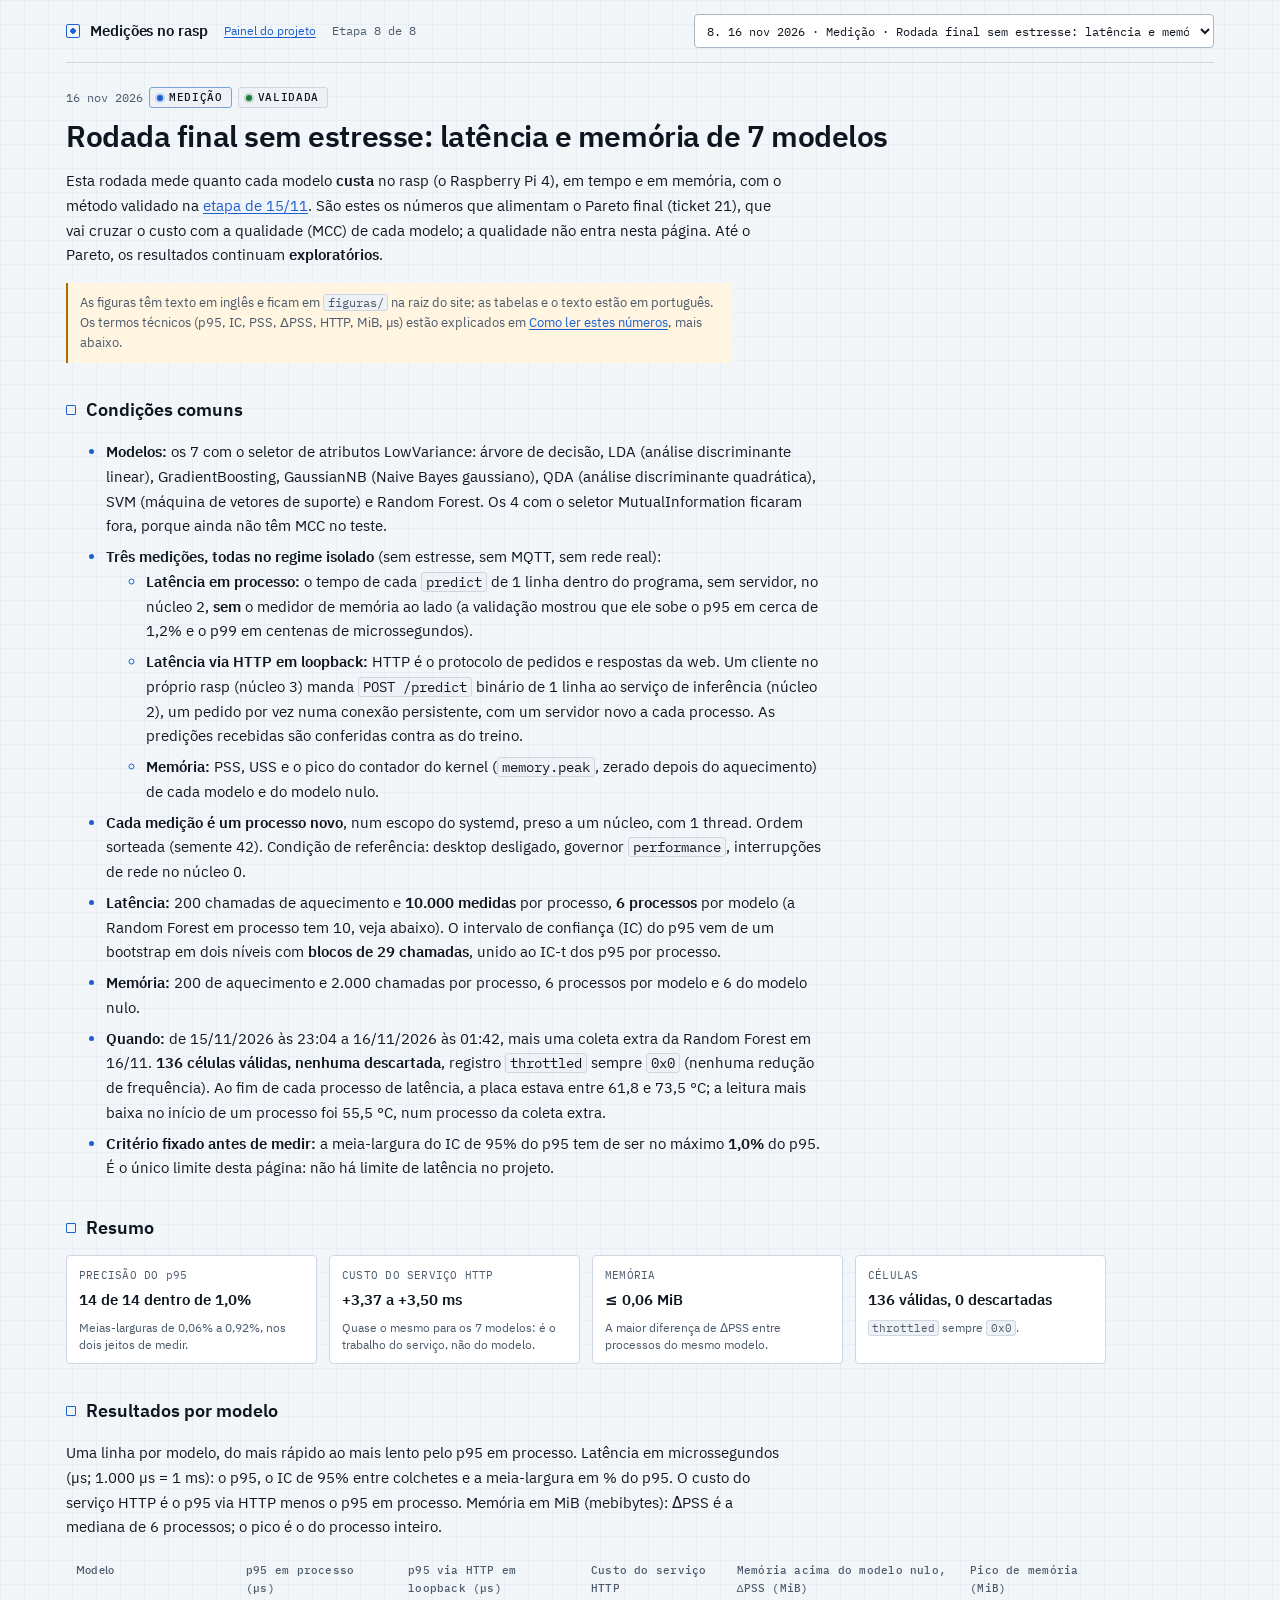
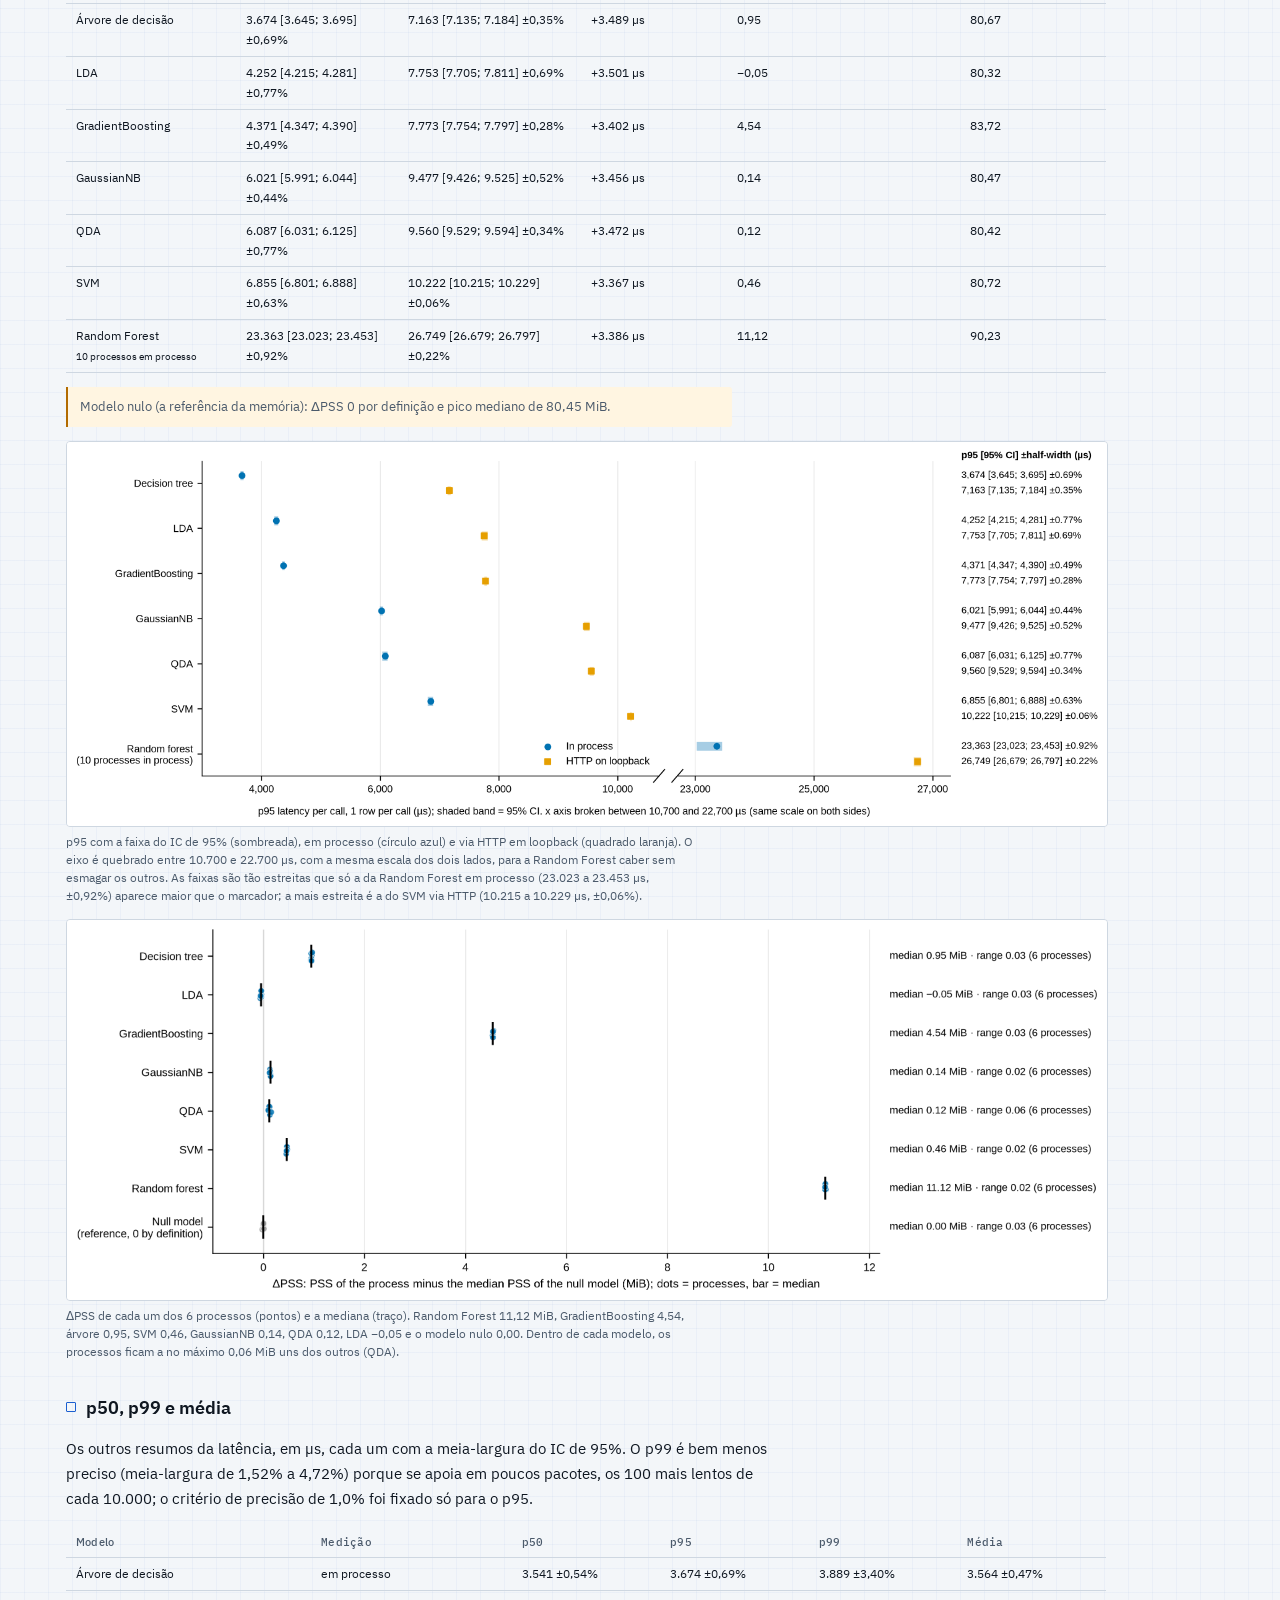
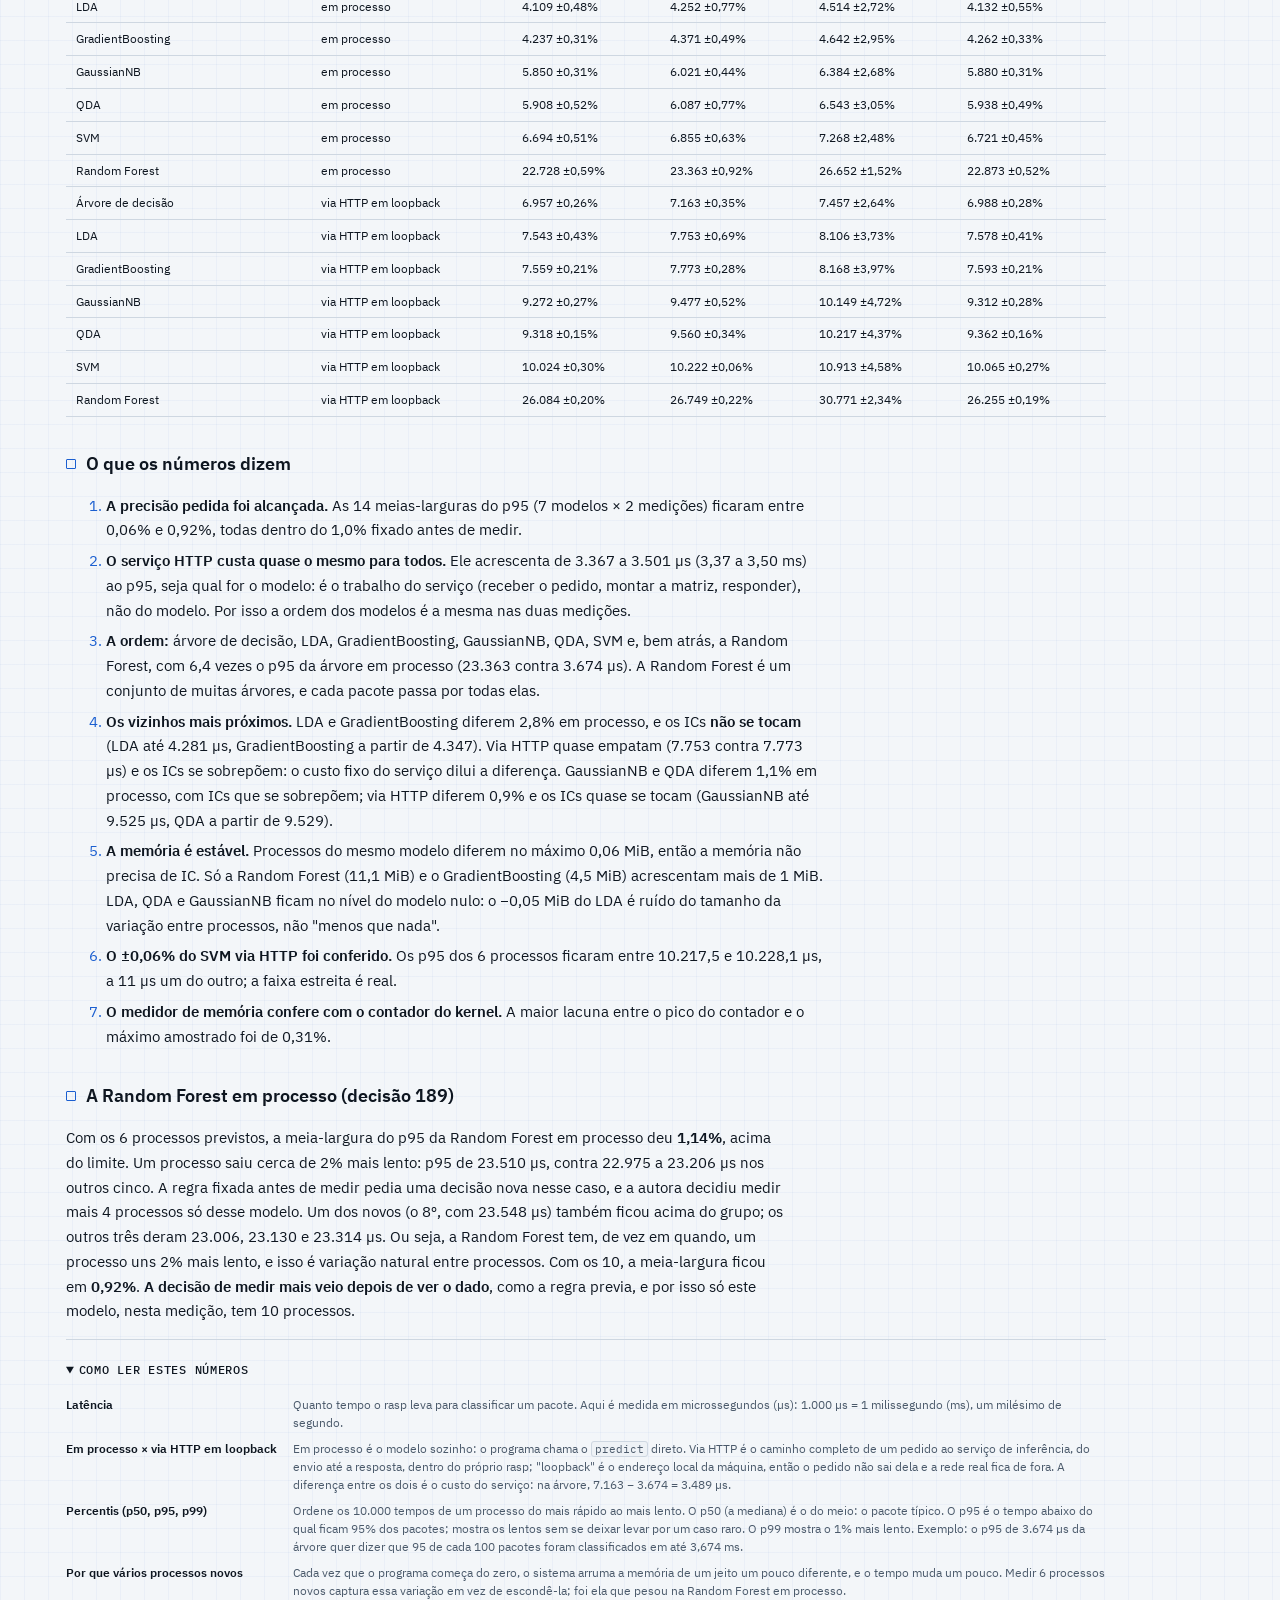
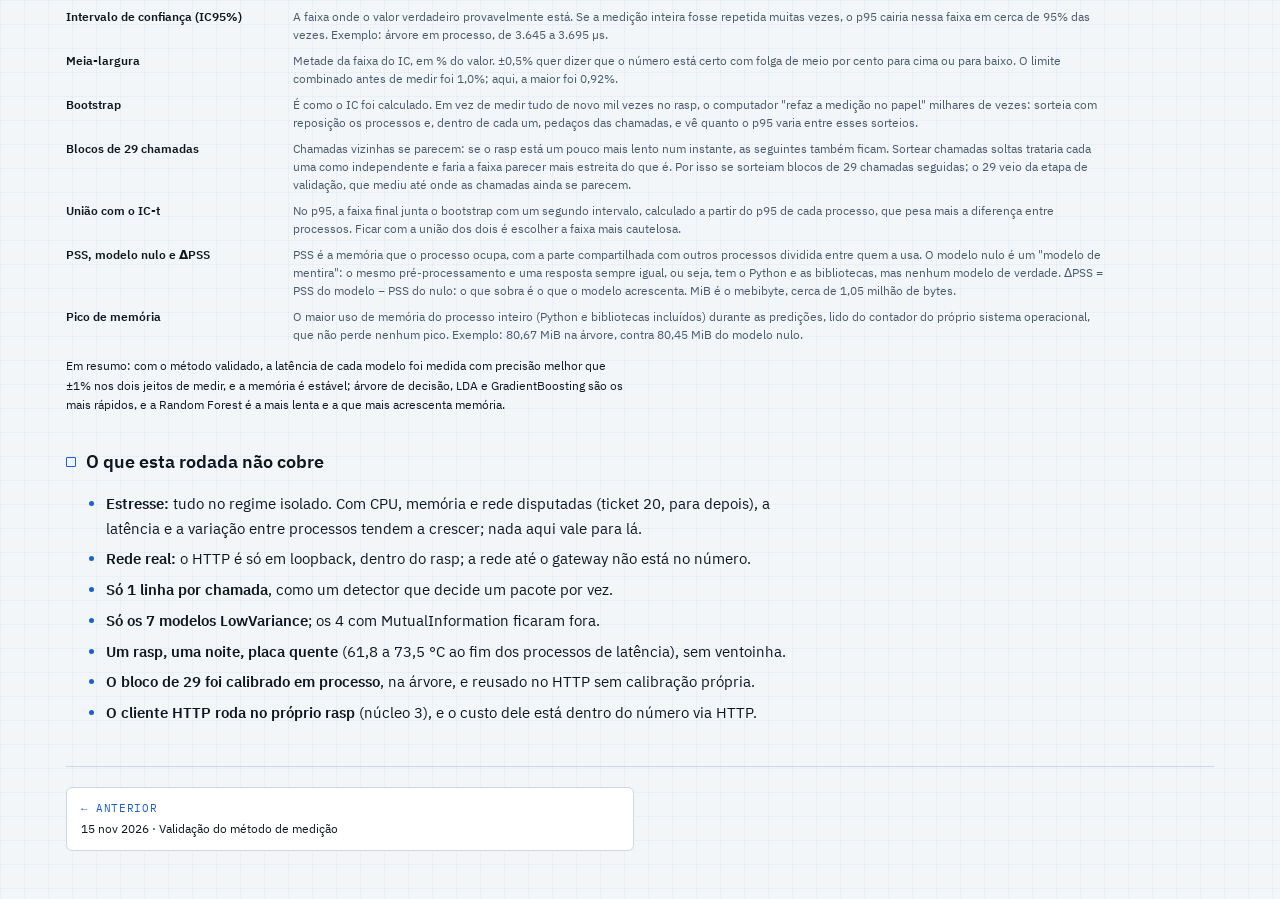
<file: etapas/2026-11-16-rodada-final-sem-estresse/index.html>
<!DOCTYPE html>
<html lang="pt-BR">
<head>
<meta charset="utf-8">
<meta name="viewport" content="width=device-width, initial-scale=1">
<title>Rodada final sem estresse · Medições no rasp</title>
<link rel="stylesheet" href="../../assets/estilo.css">
</head>
<body data-raiz="../../" data-etapa="2026-11-16-rodada-final-sem-estresse">
<div class="site">
<nav id="site-nav" aria-label="Navegação do site"></nav>
<main class="texto largo">
  <p id="etapa-meta"></p>
  <h1>Rodada final sem estresse: latência e memória de 7 modelos</h1>
  <p>Esta rodada mede quanto cada modelo <b>custa</b> no rasp (o Raspberry Pi 4), em tempo e em memória, com o método validado na <a href="../2026-11-15-validacao-do-metodo-de-medicao/">etapa de 15/11</a>. São estes os números que alimentam o Pareto final (ticket 21), que vai cruzar o custo com a qualidade (MCC) de cada modelo; a qualidade não entra nesta página. Até o Pareto, os resultados continuam <b>exploratórios</b>.</p>
  <p class="discreto">As figuras têm texto em inglês e ficam em <code>figuras/</code> na raiz do site; as tabelas e o texto estão em português. Os termos técnicos (p95, IC, PSS, ΔPSS, HTTP, MiB, µs) estão explicados em <a href="#como-ler">Como ler estes números</a>, mais abaixo.</p>

  <h2>Condições comuns</h2>
  <ul>
    <li><b>Modelos:</b> os 7 com o seletor de atributos LowVariance: árvore de decisão, LDA (análise discriminante linear), GradientBoosting, GaussianNB (Naive Bayes gaussiano), QDA (análise discriminante quadrática), SVM (máquina de vetores de suporte) e Random Forest. Os 4 com o seletor MutualInformation ficaram fora, porque ainda não têm MCC no teste.</li>
    <li><b>Três medições, todas no regime isolado</b> (sem estresse, sem MQTT, sem rede real):
      <ul>
        <li><b>Latência em processo:</b> o tempo de cada <code>predict</code> de 1 linha dentro do programa, sem servidor, no núcleo 2, <b>sem</b> o medidor de memória ao lado (a validação mostrou que ele sobe o p95 em cerca de 1,2% e o p99 em centenas de microssegundos).</li>
        <li><b>Latência via HTTP em loopback:</b> HTTP é o protocolo de pedidos e respostas da web. Um cliente no próprio rasp (núcleo 3) manda <code>POST /predict</code> binário de 1 linha ao serviço de inferência (núcleo 2), um pedido por vez numa conexão persistente, com um servidor novo a cada processo. As predições recebidas são conferidas contra as do treino.</li>
        <li><b>Memória:</b> PSS, USS e o pico do contador do kernel (<code>memory.peak</code>, zerado depois do aquecimento) de cada modelo e do modelo nulo.</li>
      </ul>
    </li>
    <li><b>Cada medição é um processo novo</b>, num escopo do systemd, preso a um núcleo, com 1 thread. Ordem sorteada (semente 42). Condição de referência: desktop desligado, governor <code>performance</code>, interrupções de rede no núcleo 0.</li>
    <li><b>Latência:</b> 200 chamadas de aquecimento e <b>10.000 medidas</b> por processo, <b>6 processos</b> por modelo (a Random Forest em processo tem 10, veja abaixo). O intervalo de confiança (IC) do p95 vem de um bootstrap em dois níveis com <b>blocos de 29 chamadas</b>, unido ao IC-t dos p95 por processo.</li>
    <li><b>Memória:</b> 200 de aquecimento e 2.000 chamadas por processo, 6 processos por modelo e 6 do modelo nulo.</li>
    <li><b>Quando:</b> de 15/11/2026 às 23:04 a 16/11/2026 às 01:42, mais uma coleta extra da Random Forest em 16/11. <b>136 células válidas, nenhuma descartada</b>, registro <code>throttled</code> sempre <code>0x0</code> (nenhuma redução de frequência). Ao fim de cada processo de latência, a placa estava entre 61,8 e 73,5 °C; a leitura mais baixa no início de um processo foi 55,5 °C, num processo da coleta extra.</li>
    <li><b>Critério fixado antes de medir:</b> a meia-largura do IC de 95% do p95 tem de ser no máximo <b>1,0%</b> do p95. É o único limite desta página: não há limite de latência no projeto.</li>
  </ul>

  <h2>Resumo</h2>
  <div class="painel-grade">
    <div class="painel-cartao"><span class="rot">PRECISÃO DO p95</span><b>14 de 14 dentro de 1,0%</b><p>Meias-larguras de 0,06% a 0,92%, nos dois jeitos de medir.</p></div>
    <div class="painel-cartao"><span class="rot">CUSTO DO SERVIÇO HTTP</span><b>+3,37 a +3,50 ms</b><p>Quase o mesmo para os 7 modelos: é o trabalho do serviço, não do modelo.</p></div>
    <div class="painel-cartao"><span class="rot">MEMÓRIA</span><b>≤ 0,06 MiB</b><p>A maior diferença de ΔPSS entre processos do mesmo modelo.</p></div>
    <div class="painel-cartao"><span class="rot">CÉLULAS</span><b>136 válidas, 0 descartadas</b><p><code>throttled</code> sempre <code>0x0</code>.</p></div>
  </div>

  <h2>Resultados por modelo</h2>
  <p>Uma linha por modelo, do mais rápido ao mais lento pelo p95 em processo. Latência em microssegundos (µs; 1.000 µs = 1 ms): o p95, o IC de 95% entre colchetes e a meia-largura em % do p95. O custo do serviço HTTP é o p95 via HTTP menos o p95 em processo. Memória em MiB (mebibytes): ΔPSS é a mediana de 6 processos; o pico é o do processo inteiro.</p>
  <div class="lp-tabela-rolagem">
  <table class="lp-tabela">
    <thead><tr><th>Modelo</th><th>p95 em processo (µs)</th><th>p95 via HTTP em loopback (µs)</th><th>Custo do serviço HTTP</th><th>Memória acima do modelo nulo, ΔPSS (MiB)</th><th>Pico de memória (MiB)</th></tr></thead>
    <tbody>
      <tr><td>Árvore de decisão</td><td>3.674 [3.645; 3.695] ±0,69%</td><td>7.163 [7.135; 7.184] ±0,35%</td><td>+3.489 µs</td><td>0,95</td><td>80,67</td></tr>
      <tr><td>LDA</td><td>4.252 [4.215; 4.281] ±0,77%</td><td>7.753 [7.705; 7.811] ±0,69%</td><td>+3.501 µs</td><td>−0,05</td><td>80,32</td></tr>
      <tr><td>GradientBoosting</td><td>4.371 [4.347; 4.390] ±0,49%</td><td>7.773 [7.754; 7.797] ±0,28%</td><td>+3.402 µs</td><td>4,54</td><td>83,72</td></tr>
      <tr><td>GaussianNB</td><td>6.021 [5.991; 6.044] ±0,44%</td><td>9.477 [9.426; 9.525] ±0,52%</td><td>+3.456 µs</td><td>0,14</td><td>80,47</td></tr>
      <tr><td>QDA</td><td>6.087 [6.031; 6.125] ±0,77%</td><td>9.560 [9.529; 9.594] ±0,34%</td><td>+3.472 µs</td><td>0,12</td><td>80,42</td></tr>
      <tr><td>SVM</td><td>6.855 [6.801; 6.888] ±0,63%</td><td>10.222 [10.215; 10.229] ±0,06%</td><td>+3.367 µs</td><td>0,46</td><td>80,72</td></tr>
      <tr><td>Random Forest<br><small>10 processos em processo</small></td><td>23.363 [23.023; 23.453] ±0,92%</td><td>26.749 [26.679; 26.797] ±0,22%</td><td>+3.386 µs</td><td>11,12</td><td>90,23</td></tr>
    </tbody>
  </table>
  </div>
  <p class="discreto">Modelo nulo (a referência da memória): ΔPSS 0 por definição e pico mediano de 80,45 MiB.</p>

  <figure class="fig"><img src="../../figuras/11-latencia-p95-com-ic-rodada-final.png" alt="p95 de cada modelo com a faixa do IC de 95%, em processo e via HTTP em loopback, com eixo quebrado entre 10.700 e 22.700 µs para mostrar a Random Forest" loading="lazy">
    <figcaption>p95 com a faixa do IC de 95% (sombreada), em processo (círculo azul) e via HTTP em loopback (quadrado laranja). O eixo é quebrado entre 10.700 e 22.700 µs, com a mesma escala dos dois lados, para a Random Forest caber sem esmagar os outros. As faixas são tão estreitas que só a da Random Forest em processo (23.023 a 23.453 µs, ±0,92%) aparece maior que o marcador; a mais estreita é a do SVM via HTTP (10.215 a 10.229 µs, ±0,06%).</figcaption></figure>

  <figure class="fig"><img src="../../figuras/12-memoria-acima-do-modelo-nulo-rodada-final.png" alt="ΔPSS de cada processo e mediana por modelo, com o modelo nulo como referência" loading="lazy">
    <figcaption>ΔPSS de cada um dos 6 processos (pontos) e a mediana (traço). Random Forest 11,12 MiB, GradientBoosting 4,54, árvore 0,95, SVM 0,46, GaussianNB 0,14, QDA 0,12, LDA −0,05 e o modelo nulo 0,00. Dentro de cada modelo, os processos ficam a no máximo 0,06 MiB uns dos outros (QDA).</figcaption></figure>

  <h2>p50, p99 e média</h2>
  <p>Os outros resumos da latência, em µs, cada um com a meia-largura do IC de 95%. O p99 é bem menos preciso (meia-largura de 1,52% a 4,72%) porque se apoia em poucos pacotes, os 100 mais lentos de cada 10.000; o critério de precisão de 1,0% foi fixado só para o p95.</p>
  <div class="lp-tabela-rolagem">
  <table class="lp-tabela">
    <thead><tr><th>Modelo</th><th>Medição</th><th>p50</th><th>p95</th><th>p99</th><th>Média</th></tr></thead>
    <tbody>
      <tr><td>Árvore de decisão</td><td>em processo</td><td>3.541 ±0,54%</td><td>3.674 ±0,69%</td><td>3.889 ±3,40%</td><td>3.564 ±0,47%</td></tr>
      <tr><td>LDA</td><td>em processo</td><td>4.109 ±0,48%</td><td>4.252 ±0,77%</td><td>4.514 ±2,72%</td><td>4.132 ±0,55%</td></tr>
      <tr><td>GradientBoosting</td><td>em processo</td><td>4.237 ±0,31%</td><td>4.371 ±0,49%</td><td>4.642 ±2,95%</td><td>4.262 ±0,33%</td></tr>
      <tr><td>GaussianNB</td><td>em processo</td><td>5.850 ±0,31%</td><td>6.021 ±0,44%</td><td>6.384 ±2,68%</td><td>5.880 ±0,31%</td></tr>
      <tr><td>QDA</td><td>em processo</td><td>5.908 ±0,52%</td><td>6.087 ±0,77%</td><td>6.543 ±3,05%</td><td>5.938 ±0,49%</td></tr>
      <tr><td>SVM</td><td>em processo</td><td>6.694 ±0,51%</td><td>6.855 ±0,63%</td><td>7.268 ±2,48%</td><td>6.721 ±0,45%</td></tr>
      <tr><td>Random Forest</td><td>em processo</td><td>22.728 ±0,59%</td><td>23.363 ±0,92%</td><td>26.652 ±1,52%</td><td>22.873 ±0,52%</td></tr>
      <tr><td>Árvore de decisão</td><td>via HTTP em loopback</td><td>6.957 ±0,26%</td><td>7.163 ±0,35%</td><td>7.457 ±2,64%</td><td>6.988 ±0,28%</td></tr>
      <tr><td>LDA</td><td>via HTTP em loopback</td><td>7.543 ±0,43%</td><td>7.753 ±0,69%</td><td>8.106 ±3,73%</td><td>7.578 ±0,41%</td></tr>
      <tr><td>GradientBoosting</td><td>via HTTP em loopback</td><td>7.559 ±0,21%</td><td>7.773 ±0,28%</td><td>8.168 ±3,97%</td><td>7.593 ±0,21%</td></tr>
      <tr><td>GaussianNB</td><td>via HTTP em loopback</td><td>9.272 ±0,27%</td><td>9.477 ±0,52%</td><td>10.149 ±4,72%</td><td>9.312 ±0,28%</td></tr>
      <tr><td>QDA</td><td>via HTTP em loopback</td><td>9.318 ±0,15%</td><td>9.560 ±0,34%</td><td>10.217 ±4,37%</td><td>9.362 ±0,16%</td></tr>
      <tr><td>SVM</td><td>via HTTP em loopback</td><td>10.024 ±0,30%</td><td>10.222 ±0,06%</td><td>10.913 ±4,58%</td><td>10.065 ±0,27%</td></tr>
      <tr><td>Random Forest</td><td>via HTTP em loopback</td><td>26.084 ±0,20%</td><td>26.749 ±0,22%</td><td>30.771 ±2,34%</td><td>26.255 ±0,19%</td></tr>
    </tbody>
  </table>
  </div>

  <h2>O que os números dizem</h2>
  <ol>
    <li><b>A precisão pedida foi alcançada.</b> As 14 meias-larguras do p95 (7 modelos × 2 medições) ficaram entre 0,06% e 0,92%, todas dentro do 1,0% fixado antes de medir.</li>
    <li><b>O serviço HTTP custa quase o mesmo para todos.</b> Ele acrescenta de 3.367 a 3.501 µs (3,37 a 3,50 ms) ao p95, seja qual for o modelo: é o trabalho do serviço (receber o pedido, montar a matriz, responder), não do modelo. Por isso a ordem dos modelos é a mesma nas duas medições.</li>
    <li><b>A ordem:</b> árvore de decisão, LDA, GradientBoosting, GaussianNB, QDA, SVM e, bem atrás, a Random Forest, com 6,4 vezes o p95 da árvore em processo (23.363 contra 3.674 µs). A Random Forest é um conjunto de muitas árvores, e cada pacote passa por todas elas.</li>
    <li><b>Os vizinhos mais próximos.</b> LDA e GradientBoosting diferem 2,8% em processo, e os ICs <b>não se tocam</b> (LDA até 4.281 µs, GradientBoosting a partir de 4.347). Via HTTP quase empatam (7.753 contra 7.773 µs) e os ICs se sobrepõem: o custo fixo do serviço dilui a diferença. GaussianNB e QDA diferem 1,1% em processo, com ICs que se sobrepõem; via HTTP diferem 0,9% e os ICs quase se tocam (GaussianNB até 9.525 µs, QDA a partir de 9.529).</li>
    <li><b>A memória é estável.</b> Processos do mesmo modelo diferem no máximo 0,06 MiB, então a memória não precisa de IC. Só a Random Forest (11,1 MiB) e o GradientBoosting (4,5 MiB) acrescentam mais de 1 MiB. LDA, QDA e GaussianNB ficam no nível do modelo nulo: o −0,05 MiB do LDA é ruído do tamanho da variação entre processos, não "menos que nada".</li>
    <li><b>O ±0,06% do SVM via HTTP foi conferido.</b> Os p95 dos 6 processos ficaram entre 10.217,5 e 10.228,1 µs, a 11 µs um do outro; a faixa estreita é real.</li>
    <li><b>O medidor de memória confere com o contador do kernel.</b> A maior lacuna entre o pico do contador e o máximo amostrado foi de 0,31%.</li>
  </ol>

  <h2>A Random Forest em processo (decisão 189)</h2>
  <p>Com os 6 processos previstos, a meia-largura do p95 da Random Forest em processo deu <b>1,14%</b>, acima do limite. Um processo saiu cerca de 2% mais lento: p95 de 23.510 µs, contra 22.975 a 23.206 µs nos outros cinco. A regra fixada antes de medir pedia uma decisão nova nesse caso, e a autora decidiu medir mais 4 processos só desse modelo. Um dos novos (o 8º, com 23.548 µs) também ficou acima do grupo; os outros três deram 23.006, 23.130 e 23.314 µs. Ou seja, a Random Forest tem, de vez em quando, um processo uns 2% mais lento, e isso é variação natural entre processos. Com os 10, a meia-largura ficou em <b>0,92%</b>. <b>A decisão de medir mais veio depois de ver o dado</b>, como a regra previa, e por isso só este modelo, nesta medição, tem 10 processos.</p>

  <details class="lp-glossario" id="como-ler" open>
    <summary>Como ler estes números</summary>
    <dl>
      <dt>Latência</dt><dd>Quanto tempo o rasp leva para classificar um pacote. Aqui é medida em microssegundos (µs): 1.000 µs = 1 milissegundo (ms), um milésimo de segundo.</dd>
      <dt>Em processo × via HTTP em loopback</dt><dd>Em processo é o modelo sozinho: o programa chama o <code>predict</code> direto. Via HTTP é o caminho completo de um pedido ao serviço de inferência, do envio até a resposta, dentro do próprio rasp; "loopback" é o endereço local da máquina, então o pedido não sai dela e a rede real fica de fora. A diferença entre os dois é o custo do serviço: na árvore, 7.163 − 3.674 = 3.489 µs.</dd>
      <dt>Percentis (p50, p95, p99)</dt><dd>Ordene os 10.000 tempos de um processo do mais rápido ao mais lento. O p50 (a mediana) é o do meio: o pacote típico. O p95 é o tempo abaixo do qual ficam 95% dos pacotes; mostra os lentos sem se deixar levar por um caso raro. O p99 mostra o 1% mais lento. Exemplo: o p95 de 3.674 µs da árvore quer dizer que 95 de cada 100 pacotes foram classificados em até 3,674 ms.</dd>
      <dt>Por que vários processos novos</dt><dd>Cada vez que o programa começa do zero, o sistema arruma a memória de um jeito um pouco diferente, e o tempo muda um pouco. Medir 6 processos novos captura essa variação em vez de escondê-la; foi ela que pesou na Random Forest em processo.</dd>
      <dt>Intervalo de confiança (IC95%)</dt><dd>A faixa onde o valor verdadeiro provavelmente está. Se a medição inteira fosse repetida muitas vezes, o p95 cairia nessa faixa em cerca de 95% das vezes. Exemplo: árvore em processo, de 3.645 a 3.695 µs.</dd>
      <dt>Meia-largura</dt><dd>Metade da faixa do IC, em % do valor. ±0,5% quer dizer que o número está certo com folga de meio por cento para cima ou para baixo. O limite combinado antes de medir foi 1,0%; aqui, a maior foi 0,92%.</dd>
      <dt>Bootstrap</dt><dd>É como o IC foi calculado. Em vez de medir tudo de novo mil vezes no rasp, o computador "refaz a medição no papel" milhares de vezes: sorteia com reposição os processos e, dentro de cada um, pedaços das chamadas, e vê quanto o p95 varia entre esses sorteios.</dd>
      <dt>Blocos de 29 chamadas</dt><dd>Chamadas vizinhas se parecem: se o rasp está um pouco mais lento num instante, as seguintes também ficam. Sortear chamadas soltas trataria cada uma como independente e faria a faixa parecer mais estreita do que é. Por isso se sorteiam blocos de 29 chamadas seguidas; o 29 veio da etapa de validação, que mediu até onde as chamadas ainda se parecem.</dd>
      <dt>União com o IC-t</dt><dd>No p95, a faixa final junta o bootstrap com um segundo intervalo, calculado a partir do p95 de cada processo, que pesa mais a diferença entre processos. Ficar com a união dos dois é escolher a faixa mais cautelosa.</dd>
      <dt>PSS, modelo nulo e ΔPSS</dt><dd>PSS é a memória que o processo ocupa, com a parte compartilhada com outros processos dividida entre quem a usa. O modelo nulo é um "modelo de mentira": o mesmo pré-processamento e uma resposta sempre igual, ou seja, tem o Python e as bibliotecas, mas nenhum modelo de verdade. ΔPSS = PSS do modelo − PSS do nulo: o que sobra é o que o modelo acrescenta. MiB é o mebibyte, cerca de 1,05 milhão de bytes.</dd>
      <dt>Pico de memória</dt><dd>O maior uso de memória do processo inteiro (Python e bibliotecas incluídos) durante as predições, lido do contador do próprio sistema operacional, que não perde nenhum pico. Exemplo: 80,67 MiB na árvore, contra 80,45 MiB do modelo nulo.</dd>
    </dl>
    <p>Em resumo: com o método validado, a latência de cada modelo foi medida com precisão melhor que ±1% nos dois jeitos de medir, e a memória é estável; árvore de decisão, LDA e GradientBoosting são os mais rápidos, e a Random Forest é a mais lenta e a que mais acrescenta memória.</p>
  </details>

  <h2>O que esta rodada não cobre</h2>
  <ul>
    <li><b>Estresse:</b> tudo no regime isolado. Com CPU, memória e rede disputadas (ticket 20, para depois), a latência e a variação entre processos tendem a crescer; nada aqui vale para lá.</li>
    <li><b>Rede real:</b> o HTTP é só em loopback, dentro do rasp; a rede até o gateway não está no número.</li>
    <li><b>Só 1 linha por chamada</b>, como um detector que decide um pacote por vez.</li>
    <li><b>Só os 7 modelos LowVariance</b>; os 4 com MutualInformation ficaram fora.</li>
    <li><b>Um rasp, uma noite, placa quente</b> (61,8 a 73,5 °C ao fim dos processos de latência), sem ventoinha.</li>
    <li><b>O bloco de 29 foi calibrado em processo</b>, na árvore, e reusado no HTTP sem calibração própria.</li>
    <li><b>O cliente HTTP roda no próprio rasp</b> (núcleo 3), e o custo dele está dentro do número via HTTP.</li>
  </ul>
</main>
<nav id="site-pager" aria-label="Etapa anterior e próxima"></nav>
</div>
<script src="../../assets/etapas.js"></script>
<script src="../../assets/nav.js"></script>
</body>
</html>
</file>
<file: assets/estilo.css>
/*
  Medições no Raspberry Pi: estilo do site.
  Tema claro e escuro (segue o sistema). Paleta: azul de marca + 3 cores de série
  verificadas para contraste AA e para daltonismo (ver README, seção Paleta).
  Vermelho = chamada lenta / acima do limite. Âmbar = ressalvas.
*/
/* IBM Plex (SIL Open Font License, ver fontes/OFL-IBM-Plex.txt), servida pelo próprio site: funciona offline. */
@font-face { font-family: "IBM Plex Sans"; font-style: normal; font-weight: 400; font-display: swap; src: url("fontes/ibm-plex-sans-latin-400-normal.woff2") format("woff2"); }
@font-face { font-family: "IBM Plex Sans"; font-style: normal; font-weight: 500; font-display: swap; src: url("fontes/ibm-plex-sans-latin-500-normal.woff2") format("woff2"); }
@font-face { font-family: "IBM Plex Sans"; font-style: normal; font-weight: 600; font-display: swap; src: url("fontes/ibm-plex-sans-latin-600-normal.woff2") format("woff2"); }
@font-face { font-family: "IBM Plex Mono"; font-style: normal; font-weight: 400; font-display: swap; src: url("fontes/ibm-plex-mono-latin-400-normal.woff2") format("woff2"); }
@font-face { font-family: "IBM Plex Mono"; font-style: normal; font-weight: 500; font-display: swap; src: url("fontes/ibm-plex-mono-latin-500-normal.woff2") format("woff2"); }
@font-face { font-family: "IBM Plex Mono"; font-style: normal; font-weight: 600; font-display: swap; src: url("fontes/ibm-plex-mono-latin-600-normal.woff2") format("woff2"); }

:root {
  /* fontes */
  --font-sans: "IBM Plex Sans", system-ui, -apple-system, "Segoe UI", Roboto, "Helvetica Neue", Arial, sans-serif;
  --font-mono: "IBM Plex Mono", ui-monospace, SFMono-Regular, Menlo, Consolas, "Liberation Mono", monospace;
  /* nomes antigos, usados pelos gráficos d3: continuam valendo */
  --font-anthropic-sans: var(--font-sans);
  --font-anthropic-serif: var(--font-sans);

  --cds-font-size-micro: 11px; --cds-font-size-caption: 12px; --cds-font-size-body: 15px; --cds-font-size-heading: 18px; --cds-font-size-title: 30px;
  --cds-font-weight-medium: 600;
  --cds-gap-xs: 4px; --cds-gap-sm: 8px; --cds-gap-md: 12px; --cds-gap-lg: 20px; --cds-gap-xl: 32px;
  --cds-pad-xs: 4px; --cds-pad-sm: 8px; --cds-pad-md: 12px; --cds-pad-lg: 16px; --cds-pad-xl: 24px;
  --cds-radius: 6px;
  --canto: 9px;

  /* ---- tema claro ---- */
  --color-bg: #F3F6F9;
  --color-panel: #FFFFFF;
  --color-panel-2: #EEF2F6;
  --color-fg: #0E1620;
  --color-fg-muted: #4B5A6B;
  --color-border-line: #CED7E1;
  --color-border-strong: #A9B6C4;
  --color-accent: #1B5FD0;
  --color-accent-soft: #E3ECFB;
  --color-ok: #1F7A3E;
  --color-warn: #B26B00;
  --color-warn-fg: #8A4F00;
  --color-warn-soft: #FFF5E1;
  --color-bad: #C42B1C;
  --grade-fundo: rgba(27, 95, 208, .045);

  /* séries dos gráficos: c0 = azul (foco), c1 verde-azulado, c2 púrpura, c3 oliva */
  --lp-c0: #1B5FD0; --lp-c1: #00796B; --lp-c2: #7A2A8F; --lp-c3: #6B6B00;

  --cds-text-secondary: #4B5A6B;
  --cds-chart-grid: #E3E9EF; --cds-chart-axis: #A9B6C4; --cds-chart-reference: #5F6B78;
  --cds-chart-muted: #5F6B78; --cds-chart-status-critical: #C42B1C;
  --cds-surface-popover: #FFFFFF; --cds-border: #CED7E1; --cds-shadow-popover: 0 6px 20px rgba(14, 22, 32, .14);
  --sombra-modulo: 0 1px 0 rgba(14, 22, 32, .03);
  color-scheme: light dark;
}

@media (prefers-color-scheme: dark) {
  :root {
    --color-bg: #0A0F15;
    --color-panel: #101821;
    --color-panel-2: #0D141C;
    --color-fg: #E4EBF2;
    --color-fg-muted: #93A3B5;
    --color-border-line: #24313F;
    --color-border-strong: #3A4D62;
    --color-accent: #5C9DFF;
    --color-accent-soft: #12243D;
    --color-ok: #4CC27A;
    --color-warn: #E8B23E;
    --color-warn-fg: #F0C462;
    --color-warn-soft: #1C1708;
    --color-bad: #FF6B5C;
    --grade-fundo: rgba(92, 157, 255, .05);

    --lp-c0: #5C9DFF; --lp-c1: #45D0B8; --lp-c2: #D46AC0; --lp-c3: #C9C45A;

    --cds-text-secondary: #93A3B5;
    --cds-chart-grid: #1A2532; --cds-chart-axis: #3A4D62; --cds-chart-reference: #8A97A6;
    --cds-chart-muted: #8A97A6; --cds-chart-status-critical: #FF6B5C;
    --cds-surface-popover: #142030; --cds-border: #3A4D62; --cds-shadow-popover: 0 8px 24px rgba(0, 0, 0, .55);
    --sombra-modulo: inset 0 1px 0 rgba(255, 255, 255, .03);
  }
}

/* ---- base ---- */
html, body { margin: 0; }
body {
  background-color: var(--color-bg);
  background-image:
    linear-gradient(var(--grade-fundo) 1px, transparent 1px),
    linear-gradient(90deg, var(--grade-fundo) 1px, transparent 1px);
  background-size: 24px 24px;
  color: var(--color-fg);
  font-family: var(--font-sans);
  font-size: var(--cds-font-size-body);
  line-height: 1.5;
  -webkit-text-size-adjust: 100%;
  overflow-wrap: break-word;
}
a { color: var(--color-accent); text-underline-offset: 2px; }
a:hover { text-decoration-thickness: 2px; }
:focus-visible { outline: 2px solid var(--color-accent); outline-offset: 2px; border-radius: 2px; }
code, kbd, samp { font-family: var(--font-mono); font-size: .9em; background: var(--color-panel-2); border: 1px solid var(--color-border-line); border-radius: 3px; padding: 0 .3em; }
.lp-mono, .lp-num, .site-data, .site-pos { font-family: var(--font-mono); font-variant-numeric: tabular-nums; }

.dash-select, .site-ir {
  font: inherit; font-family: var(--font-mono); font-size: var(--cds-font-size-caption);
  color: var(--color-fg); background-color: var(--color-panel);
  border: 1px solid var(--color-border-strong); border-radius: 4px;
  padding: 6px 8px; min-height: 34px; max-width: 100%;
}
.dash-select:hover, .site-ir:hover { border-color: var(--color-accent); }

/* módulo: painel com cantos marcados, como uma placa */
.lp-card, .lp-dispositivo, .lp-sec:not(#foco), .lt-item, .lp-resumo-painel, .lp-guia {
  --tick: var(--color-border-strong);
  background:
    linear-gradient(var(--tick), var(--tick)) left top / var(--canto) 1px no-repeat,
    linear-gradient(var(--tick), var(--tick)) left top / 1px var(--canto) no-repeat,
    linear-gradient(var(--tick), var(--tick)) right top / var(--canto) 1px no-repeat,
    linear-gradient(var(--tick), var(--tick)) right top / 1px var(--canto) no-repeat,
    linear-gradient(var(--tick), var(--tick)) left bottom / var(--canto) 1px no-repeat,
    linear-gradient(var(--tick), var(--tick)) left bottom / 1px var(--canto) no-repeat,
    linear-gradient(var(--tick), var(--tick)) right bottom / var(--canto) 1px no-repeat,
    linear-gradient(var(--tick), var(--tick)) right bottom / 1px var(--canto) no-repeat,
    var(--color-panel);
  border: 1px solid var(--color-border-line);
  border-radius: 2px;
  box-shadow: var(--sombra-modulo);
}

/* ---- estrutura do site ---- */
.site { max-width: 1180px; margin: 0 auto; padding: 0 16px 48px; box-sizing: border-box; }
#site-nav {
  display: flex; flex-wrap: wrap; align-items: center; gap: 8px 16px;
  padding: 14px 0; margin-bottom: 24px;
  border-bottom: 1px solid var(--color-border-line);
}
.site-marca {
  display: inline-flex; align-items: center; gap: 10px;
  font-weight: var(--cds-font-weight-medium); color: var(--color-fg); text-decoration: none; letter-spacing: -.005em;
}
.site-marca::before {
  content: ""; flex: none; width: 14px; height: 14px; box-sizing: border-box;
  border: 1.5px solid var(--color-accent); border-radius: 2px;
  background: radial-gradient(circle, var(--color-accent) 0 2.5px, transparent 3px);
}
.site-marca:hover { text-decoration: underline; }
.site-pos { color: var(--color-fg-muted); font-size: var(--cds-font-size-caption); display: inline-flex; align-items: center; gap: 6px; }
.site-ir { margin-left: auto; width: min(520px, 100%); }
@media (max-width: 640px) { .site-ir { margin-left: 0; width: 100%; } }

#site-pager { display: grid; grid-template-columns: 1fr 1fr; gap: 12px; margin-top: 40px; padding-top: 20px; border-top: 1px solid var(--color-border-line); }
.site-pag {
  display: flex; flex-direction: column; gap: 4px; padding: 12px 14px; min-height: 44px; box-sizing: border-box;
  border: 1px solid var(--color-border-line); border-radius: var(--cds-radius);
  text-decoration: none; color: var(--color-fg); background: var(--color-panel);
}
.site-pag:hover { border-color: var(--color-accent); }
.site-prox { text-align: right; grid-column: 2; }
.site-pag-rot { font-family: var(--font-mono); font-size: var(--cds-font-size-micro); text-transform: uppercase; letter-spacing: .06em; color: var(--color-accent); }
.site-pag-tit { font-size: var(--cds-font-size-caption); }
@media (max-width: 520px) { #site-pager { grid-template-columns: 1fr; } .site-prox { grid-column: 1; } }

/* ---- chips de estado (como status de sensor) ---- */
#etapa-meta, .lt-meta { display: flex; flex-wrap: wrap; gap: 6px; align-items: center; margin: 0 0 10px; font-size: var(--cds-font-size-caption); }
.site-data { color: var(--color-fg-muted); font-size: var(--cds-font-size-caption); }
.site-tipo, .site-status, .lt-recente {
  --led: var(--color-fg-muted);
  display: inline-flex; align-items: center; gap: 6px;
  font-family: var(--font-mono); font-size: var(--cds-font-size-micro); font-weight: 500;
  text-transform: uppercase; letter-spacing: .06em; line-height: 1;
  padding: 4px 8px 4px 7px; border-radius: 3px;
  color: var(--color-fg); background: var(--color-panel-2); border: 1px solid var(--color-border-line);
}
.site-tipo::before, .site-status::before, .lt-recente::before {
  content: ""; width: 6px; height: 6px; border-radius: 50%; background: var(--led); flex: none;
  box-shadow: 0 0 0 2px color-mix(in srgb, var(--led) 22%, transparent);
}
.site-tipo-medicao { --led: var(--color-accent); border-color: color-mix(in srgb, var(--color-accent) 45%, var(--color-border-line)); }
.site-tipo-nota { --led: var(--color-fg-muted); }
.site-tipo-nota::before { background: transparent; border: 1.5px solid var(--led); width: 4px; height: 4px; box-shadow: none; }
.site-status-exploratoria { --led: var(--color-warn); }
.site-status-aplicada, .site-status-validada { --led: var(--color-ok); }
.site-status-descartada { --led: var(--color-fg-muted); color: var(--color-fg-muted); }
.lt-recente { --led: var(--color-accent); color: var(--color-accent); background: var(--color-accent-soft); border-color: transparent; }

/* ---- linha do tempo (página inicial) ---- */
.lt { list-style: none; margin: 0; padding: 0 0 0 30px; position: relative; display: grid; gap: 16px; }
.lt::before { /* trilha */
  content: ""; position: absolute; left: 7px; top: 8px; bottom: 8px; width: 1px;
  background: linear-gradient(var(--color-border-strong), var(--color-border-strong)) 0 0 / 1px 100% no-repeat;
}
.lt-item { position: relative; padding: 14px 16px 16px; }
.lt-item::before { /* conector da trilha até o cartão */
  content: ""; position: absolute; left: -23px; top: 25px; width: 22px; height: 1px; background: var(--color-border-strong);
}
.lt-ponto { /* nó: quadrado, como um pad de solda */
  position: absolute; left: -30px; top: 19px; width: 13px; height: 13px; box-sizing: border-box;
  border: 1.5px solid var(--color-border-strong); border-radius: 2px; background: var(--color-bg);
}
.lt-medicao .lt-ponto { border-color: var(--color-accent); background: radial-gradient(circle, var(--color-accent) 0 2.5px, var(--color-bg) 3px); }
.lt-ultima { border-color: color-mix(in srgb, var(--color-accent) 55%, var(--color-border-line)); --tick: var(--color-accent); }
.lt-ultima .lt-ponto { background: var(--color-accent); border-color: var(--color-accent); box-shadow: 0 0 0 4px var(--color-accent-soft); }
.lt-ultima::before { background: var(--color-accent); }
.lt-titulo {
  display: block; font-size: 17px; line-height: 1.35; font-weight: var(--cds-font-weight-medium);
  color: var(--color-fg); text-decoration: none;
}
.texto .lt-titulo { color: var(--color-fg); }
.lt-titulo::after { content: ""; position: absolute; inset: 0; } /* o cartão inteiro é clicável */
.lt-item:hover { border-color: var(--color-accent); }
.lt-item:hover .lt-titulo { text-decoration: underline; text-decoration-thickness: 1px; }
.lt-item:focus-within { outline: 2px solid var(--color-accent); outline-offset: 2px; }
.lt-titulo:focus-visible { outline: none; }
.lt-resumo { margin: 6px 0 0; color: var(--color-fg-muted); line-height: 1.55; max-width: 75ch; }

/* ---- páginas de texto (notas e página inicial) ---- */
.texto { max-width: 72ch; line-height: 1.65; }
.texto h1 { font-weight: var(--cds-font-weight-medium); font-size: var(--cds-font-size-title); letter-spacing: -.015em; margin: 0 0 14px; line-height: 1.2; text-wrap: balance; }
.texto h2 {
  display: flex; align-items: center; gap: 10px;
  font-size: var(--cds-font-size-heading); font-weight: var(--cds-font-weight-medium); margin: 32px 0 10px;
}
.texto h2::before { content: ""; width: 8px; height: 8px; border: 1.5px solid var(--color-accent); border-radius: 1px; flex: none; }
.texto p, .texto li { color: var(--color-fg); }
.texto li + li { margin-top: 6px; }
.texto li::marker { color: var(--color-accent); }
.texto .discreto {
  color: var(--color-fg-muted); font-size: 13px; line-height: 1.55;
  padding: 10px 12px; border-left: 2px solid var(--color-warn); background: var(--color-warn-soft); border-radius: 0 3px 3px 0;
}
.texto a { color: var(--color-accent); }

/* ===================================================================
   Página de medição (classes .lp-*). Antes ficavam num <style> na página.
   =================================================================== */
.lp { display: flex; flex-direction: column; gap: var(--cds-gap-xl); font-family: var(--font-sans); color: var(--color-fg); counter-reset: sec; }
.lp-rot { /* rótulo de módulo, em mono */
  display: flex; align-items: center; gap: 8px; margin: 0;
  font-family: var(--font-mono); font-size: var(--cds-font-size-micro); font-weight: 500;
  text-transform: uppercase; letter-spacing: .08em; color: var(--color-fg-muted);
}
.lp-rot::after { content: ""; flex: 1; height: 1px; background: var(--color-border-line); }

/* topo: título + resumo à esquerda, cartão do dispositivo à direita */
.lp-topo { display: grid; grid-template-columns: minmax(0, 1fr) 300px; gap: var(--cds-gap-lg); align-items: start; }
@media (max-width: 860px) { .lp-topo { grid-template-columns: minmax(0, 1fr); } }
.lp-kicker { margin: 0; color: var(--color-fg-muted); font-family: var(--font-mono); font-size: var(--cds-font-size-caption); line-height: 1.5; }
.lp-titulo { margin: 8px 0 16px; font-weight: var(--cds-font-weight-medium); font-size: var(--cds-font-size-title); letter-spacing: -.015em; line-height: 1.2; text-wrap: balance; }
.lp-resumo-painel { padding: var(--cds-pad-lg); display: grid; gap: 8px; }
.lp-lede { margin: 0; max-width: 72ch; line-height: 1.6; }
.lp-lede b, .lp-num { font-variant-numeric: tabular-nums; font-weight: var(--cds-font-weight-medium); }
.lp-lede b { color: var(--color-accent); }

/* cartão do dispositivo */
.lp-dispositivo { padding: 14px 16px; display: grid; gap: 10px; font-size: var(--cds-font-size-caption); }
.lp-disp-nome { margin: 0; font-weight: var(--cds-font-weight-medium); font-size: 16px; display: flex; align-items: center; gap: 8px; }
.lp-disp-specs { margin: 0; display: grid; grid-template-columns: 1fr 1fr; gap: 1px; background: var(--color-border-line); border: 1px solid var(--color-border-line); }
.lp-disp-specs > div { background: var(--color-panel-2); padding: 6px 8px; min-width: 0; }
.lp-disp-specs dt { font-family: var(--font-mono); font-size: var(--cds-font-size-micro); text-transform: uppercase; letter-spacing: .06em; color: var(--color-fg-muted); }
.lp-disp-specs dd { margin: 2px 0 0; font-family: var(--font-mono); font-size: var(--cds-font-size-caption); color: var(--color-fg); }
.lp-disp-estado { margin: 0; display: flex; gap: 8px; align-items: flex-start; color: var(--color-fg-muted); line-height: 1.45; }
.lp-disp-estado .lp-mono { color: var(--color-fg); }
.lp-led { --led: var(--color-ok); flex: none; width: 8px; height: 8px; margin-top: 4px; border-radius: 50%; background: var(--led); box-shadow: 0 0 0 3px color-mix(in srgb, var(--led) 22%, transparent); }
.lp-led-acc { --led: var(--color-accent); }
@media (prefers-reduced-motion: no-preference) {
  .lp-disp-nome .lp-led { animation: lp-pulso 3.2s ease-in-out infinite; }
}
@keyframes lp-pulso { 50% { box-shadow: 0 0 0 5px color-mix(in srgb, var(--led) 10%, transparent); } }

/* foco: governor performance */
#foco { gap: var(--cds-gap-md); }
.lp-foco-rot { margin: 0; color: var(--color-fg-muted); font-size: var(--cds-font-size-caption); line-height: 1.5; }
.lp-foco-rot::before {
  content: "Foco"; display: inline-block; margin-right: 8px; padding: 2px 6px; border-radius: 3px;
  font-family: var(--font-mono); font-size: var(--cds-font-size-micro); font-weight: 600; text-transform: uppercase; letter-spacing: .08em;
  color: #FFFFFF; background: var(--color-accent);
}
@media (prefers-color-scheme: dark) { .lp-foco-rot::before { color: #0A0F15; } }
.lp-tiles { display: grid; grid-template-columns: repeat(auto-fit, minmax(170px, 1fr)); gap: var(--cds-gap-md); }
.lp-card { padding: 14px 16px 16px; display: flex; flex-direction: column; gap: 6px; position: relative; --tick: var(--color-accent); }
.lp-card::before { content: ""; position: absolute; left: 16px; right: 16px; top: -1px; height: 2px; background: var(--color-accent); }
.lp-card-rot { font-size: var(--cds-font-size-caption); color: var(--color-fg-muted); line-height: 1.4; }
.lp-card-val { font-family: var(--font-mono); font-weight: 500; font-size: 28px; line-height: 1.15; letter-spacing: -.02em; font-variant-numeric: tabular-nums; color: var(--color-fg); }
.lp-card-un { font-family: var(--font-mono); font-size: 13px; font-weight: 400; letter-spacing: 0; color: var(--color-fg-muted); margin-left: 4px; }
.lp-card-sub { font-size: var(--cds-font-size-caption); color: var(--color-fg-muted); line-height: 1.45; margin-top: auto; padding-top: 6px; border-top: 1px dashed var(--color-border-line); }

/* ressalvas: sempre abertas */
.lp-ressalvas {
  border: 1px solid color-mix(in srgb, var(--color-warn) 55%, var(--color-border-line));
  background: var(--color-warn-soft); border-radius: 2px; padding: 14px 16px;
}
.lp-ressalvas h2 {
  display: flex; align-items: center; gap: 8px; margin: 0 0 8px;
  font-family: var(--font-mono); font-size: var(--cds-font-size-caption); font-weight: 600; text-transform: uppercase; letter-spacing: .08em; color: var(--color-warn-fg);
}
.lp-ressalvas h2::before { /* triângulo de aviso em CSS */
  content: ""; width: 0; height: 0; border-left: 6px solid transparent; border-right: 6px solid transparent; border-bottom: 10px solid var(--color-warn);
}
.lp-ressalvas ul { margin: 0; padding-left: 1.2em; display: grid; gap: 6px; font-size: 13px; line-height: 1.5; color: var(--color-fg); }
.lp-ressalvas li::marker { color: var(--color-warn); }

/* seções de gráficos: módulos numerados */
.lp-sec { display: flex; flex-direction: column; gap: var(--cds-gap-sm); }
.lp-sec:not(#foco) { padding: 18px 20px 20px; counter-increment: sec; }
.lp-sec h2 { margin: 0; font-size: var(--cds-font-size-heading); font-weight: var(--cds-font-weight-medium); line-height: 1.35; display: flex; gap: 10px; align-items: baseline; text-wrap: balance; }
.lp-sec:not(#foco) h2::before {
  content: counter(sec, decimal-leading-zero);
  content: counter(sec, decimal-leading-zero) / "";
  flex: none; font-family: var(--font-mono); font-size: var(--cds-font-size-caption); font-weight: 500; color: var(--color-accent);
  padding: 1px 5px; border: 1px solid color-mix(in srgb, var(--color-accent) 45%, var(--color-border-line)); border-radius: 2px;
}
.lp-sec h3 { margin: var(--cds-gap-lg) 0 0; padding-top: var(--cds-gap-md); border-top: 1px dashed var(--color-border-line); font-size: var(--cds-font-size-body); font-weight: var(--cds-font-weight-medium); }
.lp-pergunta { margin: 0; color: var(--color-fg-muted); font-size: 13px; line-height: 1.55; max-width: 80ch; }
.lp-nota { margin: 0; color: var(--color-fg-muted); font-size: var(--cds-font-size-caption); line-height: 1.5; max-width: 80ch; }
.lp-ctrl { display: flex; flex-wrap: wrap; gap: var(--cds-gap-sm) var(--cds-gap-md); align-items: center; font-size: var(--cds-font-size-caption); padding: 8px 0; }
.lp-ctrl label { display: flex; align-items: center; gap: 6px; color: var(--color-fg-muted); flex-wrap: wrap; max-width: 100%; }
.lp-legenda { display: flex; flex-wrap: wrap; gap: 6px 16px; font-size: var(--cds-font-size-caption); color: var(--color-fg-muted); margin: 0; padding: 0; list-style: none; }
.lp-legenda li { display: flex; align-items: center; gap: 6px; }
.lp-sw { width: 9px; height: 9px; border-radius: 50%; display: inline-block; flex: none; background: var(--cds-chart-muted); }
.lp-chart { position: relative; width: 100%; min-height: 260px; }
.lp-chart.lp-baixo { min-height: 200px; }
.lp-chart svg { display: block; overflow: visible; }
.lp-chart text { font-family: var(--font-sans); font-size: var(--cds-font-size-caption); fill: var(--cds-text-secondary); }
.lp-chart .lp-forte { fill: var(--color-fg); font-weight: var(--cds-font-weight-medium); }
.lp-chart .lp-val { fill: var(--color-fg); font-family: var(--font-mono); font-variant-numeric: tabular-nums; }
.lp-chart .tick line, .lp-chart .lp-grade line { stroke: var(--cds-chart-grid); }
.lp-chart .domain { stroke: var(--cds-chart-axis); }
.lp-chart .tick text { fill: var(--cds-text-secondary); font-family: var(--font-mono); font-size: var(--cds-font-size-micro); }
.lp-falha { color: var(--color-fg-muted); font-size: var(--cds-font-size-caption); padding: var(--cds-pad-md) 0; }
.lp-tip { position: absolute; pointer-events: none; z-index: 5; background: var(--cds-surface-popover); border: 1px solid var(--cds-border); box-shadow: var(--cds-shadow-popover); border-radius: 3px; padding: 6px 9px; font-size: var(--cds-font-size-caption); line-height: 1.45; max-width: 260px; }
.lp-tip > div:first-child { font-weight: 500; }
.lp-tip .lp-tip-sec { color: var(--cds-text-secondary); font-family: var(--font-mono); font-size: var(--cds-font-size-micro); }
.lp-mem { display: grid; grid-template-columns: repeat(auto-fit, minmax(280px, 1fr)); gap: var(--cds-gap-lg); margin-top: var(--cds-gap-sm); }
.lp-mem > div { min-width: 0; }
.lp-mem h3 { margin: 0 0 6px; padding: 0; border: 0; font-size: 13px; font-weight: var(--cds-font-weight-medium); }
.lp-mem .lp-chart { min-height: 170px; }
.lp-mk { font-family: var(--font-mono); color: var(--color-fg); }
/* guia de leitura para quem chega sem contexto */
.lp-guia { padding: 18px 20px 20px; display: grid; gap: 12px; }
.lp-guia h2 { margin: 0; font-size: var(--cds-font-size-heading); font-weight: var(--cds-font-weight-medium); }
.lp-guia-intro { margin: 0; max-width: 80ch; line-height: 1.6; }
.lp-guia dl { margin: 0; display: grid; grid-template-columns: repeat(auto-fit, minmax(250px, 1fr)); gap: 1px; background: var(--color-border-line); border: 1px solid var(--color-border-line); }
.lp-guia dl > div { background: var(--color-panel-2); padding: 10px 12px; min-width: 0; }
.lp-guia dt { font-weight: var(--cds-font-weight-medium); margin-bottom: 4px; }
.lp-guia dd { margin: 0; color: var(--color-fg-muted); font-size: 13px; line-height: 1.55; }
.lp-guia dd b { color: var(--color-fg); font-weight: var(--cds-font-weight-medium); }
@media (max-width: 520px) { .lp-guia { padding: 14px 12px 16px; } }
/* tabelas das páginas de medição: rolam dentro do módulo em tela estreita */
.lp-tabela-rolagem { overflow-x: auto; }
.lp-tabela { width: 100%; border-collapse: collapse; font-size: var(--cds-font-size-caption); }
.lp-tabela th, .lp-tabela td { padding: 6px 10px; border-bottom: 1px solid var(--color-border-line); text-align: right; white-space: nowrap; }
.lp-tabela th { font-family: var(--font-mono); font-size: var(--cds-font-size-micro); font-weight: 500; letter-spacing: .02em; color: var(--color-fg-muted); vertical-align: bottom; white-space: normal; min-width: 80px; } /* sem caixa alta: viraria µs em ΜS */
.lp-tabela th:first-child, .lp-tabela td:first-child { text-align: left; font-family: var(--font-sans); }
.lp-tabela td { font-family: var(--font-mono); font-variant-numeric: tabular-nums; color: var(--color-fg-muted); }
.lp-tabela td:first-child { color: var(--color-fg); white-space: normal; min-width: 150px; }
.lp-tabela .lp-sw { margin-right: 8px; }
.lp-tabela .lp-destaque { font-weight: 600; color: var(--color-fg); }
.lp-tabela tr.lp-sep td { border-top: 1px solid var(--color-border-strong); }
.lp-barra-cel { display: flex; align-items: center; justify-content: flex-end; gap: 8px; }
.lp-barra-trilho { width: 90px; height: 8px; background: var(--color-panel-2); flex: none; }
.lp-barra { display: block; height: 100%; }
.lp-sw-claro { opacity: .45; }
.lp-detalhe summary { cursor: pointer; font-size: var(--cds-font-size-caption); color: var(--color-fg-muted); padding: 6px 0; }
.lp-detalhe[open] summary { margin-bottom: 6px; }
.lp-dois { display: grid; grid-template-columns: repeat(auto-fit, minmax(300px, 1fr)); gap: var(--cds-gap-lg); }
.lp-glossario { border-top: 1px solid var(--color-border-line); padding-top: var(--cds-pad-md); font-size: var(--cds-font-size-caption); }
.lp-glossario summary { cursor: pointer; font-family: var(--font-mono); font-size: var(--cds-font-size-caption); font-weight: 500; text-transform: uppercase; letter-spacing: .06em; color: var(--color-fg); padding: 8px 0; }
.lp-glossario dl { display: grid; grid-template-columns: max-content 1fr; gap: 8px 16px; margin: var(--cds-gap-sm) 0 0; line-height: 1.5; }
.lp-glossario dt { font-weight: var(--cds-font-weight-medium); }
.lp-glossario dd { margin: 0; color: var(--color-fg-muted); }
@media (max-width: 520px) {
  .lp-glossario dl { grid-template-columns: 1fr; gap: 2px; } .lp-glossario dd { margin-bottom: 8px; }
  .lp-sec:not(#foco) { padding: 14px 12px 16px; }
  .lp-titulo { font-size: 25px; }
  .texto h1 { font-size: 25px; }
  .lp-card-val { font-size: 24px; }
  .lt { padding-left: 24px; }
  .lt::before { left: 5px; }
  .lt-ponto { left: -24px; }
  .lt-item::before { left: -17px; width: 16px; }
}
[data-dash-source-state=refreshing] { opacity: .5; }

/* Páginas de texto com figuras (validação do método, Pareto, painel do projeto) */
.texto.largo { max-width: 1040px; }
.texto.largo p, .texto.largo li { max-width: 80ch; }
.texto .fig { margin: 14px 0 6px; }
.texto .fig img { display: block; width: 100%; height: auto; background: #fff; border: 1px solid var(--color-border-line); border-radius: 4px; }
.texto .fig figcaption { margin-top: 6px; color: var(--color-fg-muted); font-size: var(--cds-font-size-caption); line-height: 1.5; max-width: 90ch; }
.texto .lp-tabela-rolagem { margin: 10px 0 14px; }
.texto .lp-tabela td, .texto .lp-tabela th { white-space: normal; }
.texto .lp-tabela td { color: var(--color-fg); }
.texto h3 { font-size: var(--cds-font-size-body, 1rem); font-weight: var(--cds-font-weight-medium); margin: 22px 0 6px; }
.painel-grade { display: grid; grid-template-columns: repeat(auto-fit, minmax(230px, 1fr)); gap: 12px; margin: 12px 0 18px; max-width: none; }
.painel-cartao { border: 1px solid var(--color-border-line); border-radius: 4px; padding: 10px 12px; background: var(--color-panel); }
.painel-cartao .rot { font-family: var(--font-mono); font-size: var(--cds-font-size-micro); color: var(--color-fg-muted); letter-spacing: .02em; display: block; margin-bottom: 4px; }
.painel-cartao b { font-weight: 600; }
.painel-cartao p { margin: 6px 0 0; font-size: var(--cds-font-size-caption); color: var(--color-fg-muted); line-height: 1.45; }
.estado { display: inline-block; padding: 1px 8px; border-radius: 10px; font-family: var(--font-mono); font-size: var(--cds-font-size-micro); border: 1px solid var(--color-border-strong); white-space: nowrap; }
.estado-feito { border-color: var(--color-ok); color: var(--color-ok); }
.estado-novo { border-color: var(--color-accent); color: var(--color-accent); }
.estado-depende { border-color: var(--color-warn); color: var(--color-warn-fg); }
.estado-livre { border-color: var(--color-fg-muted); color: var(--color-fg-muted); }
.estado-depois { border-color: var(--color-border-strong); color: var(--color-fg-muted); border-style: dashed; }

.site-painel { font-size: var(--cds-font-size-caption); color: var(--color-accent); white-space: nowrap; }

/* Tabelas de texto (painel, validação, Pareto): alinhadas à esquerda e em fonte de texto */
.texto .lp-tabela th, .texto .lp-tabela td { text-align: left; vertical-align: top; }
.texto .lp-tabela td { font-family: var(--font-sans); font-variant-numeric: tabular-nums; }
</file>
